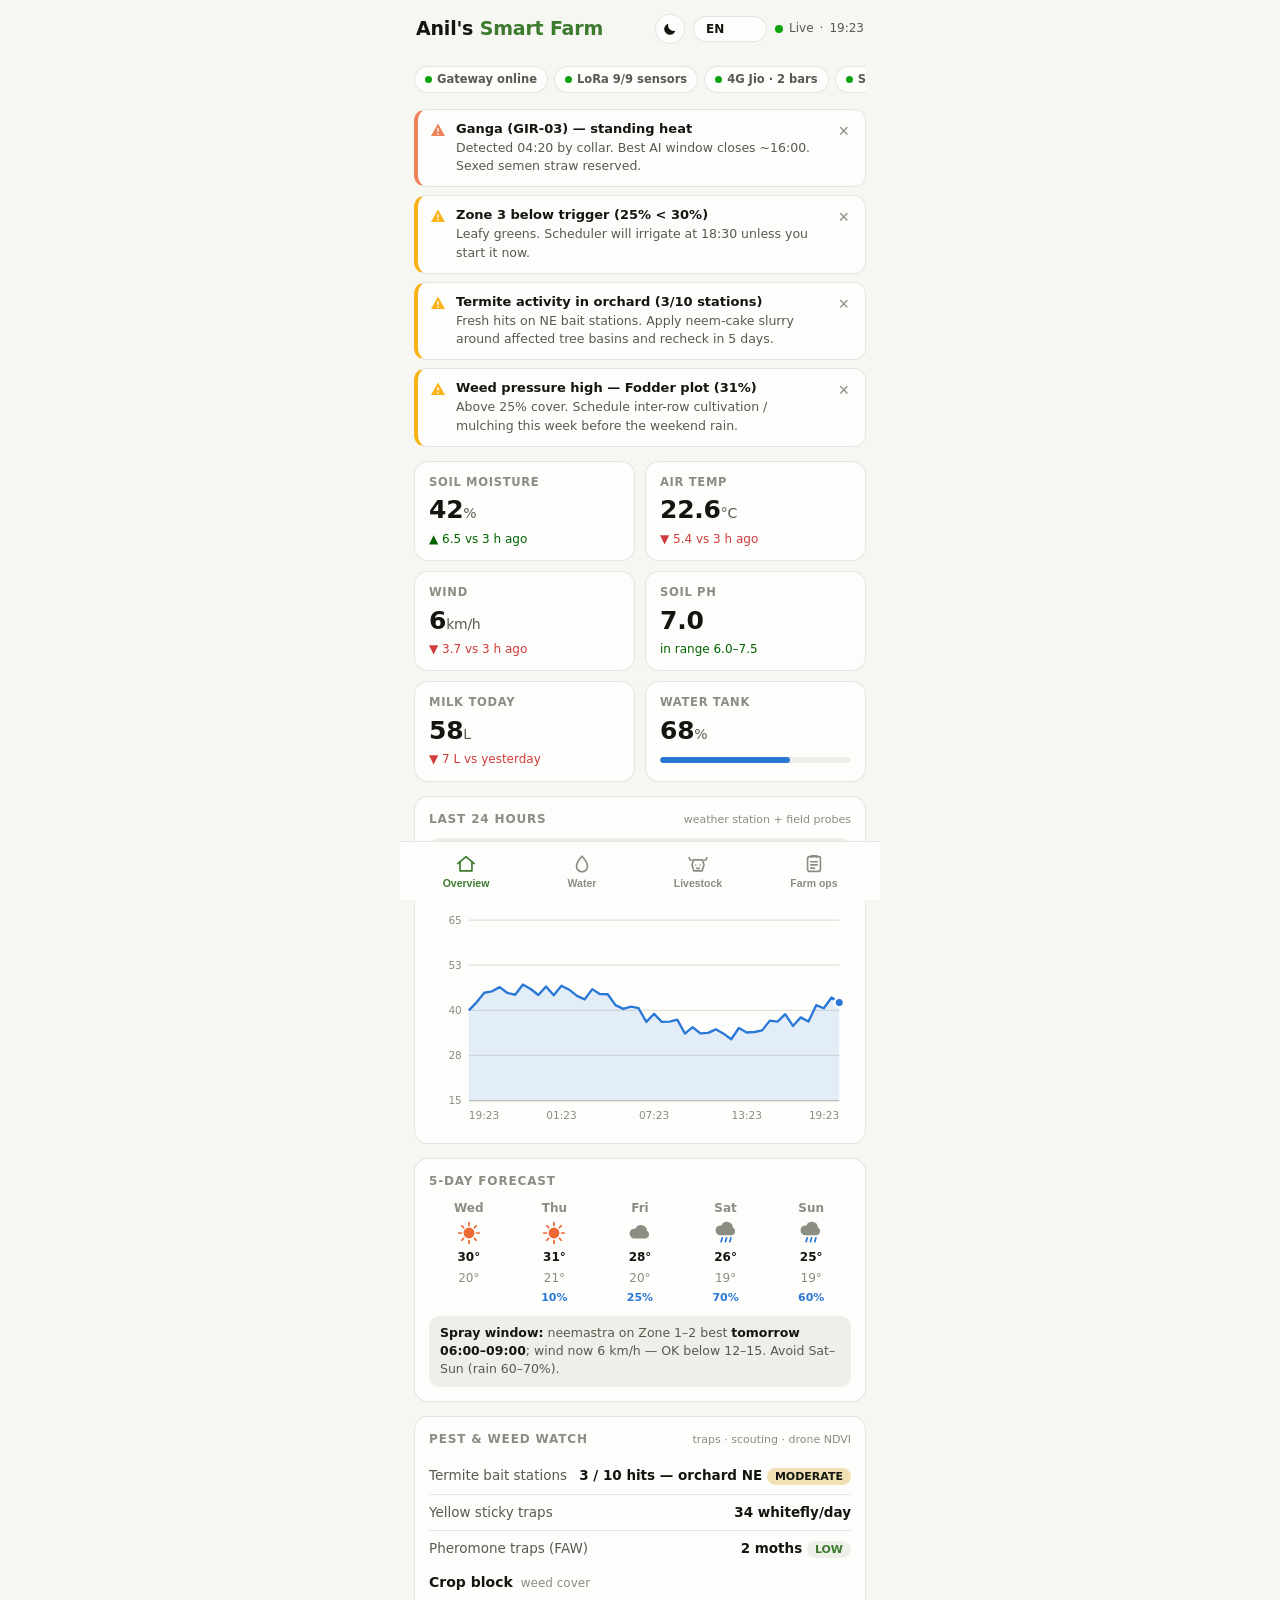
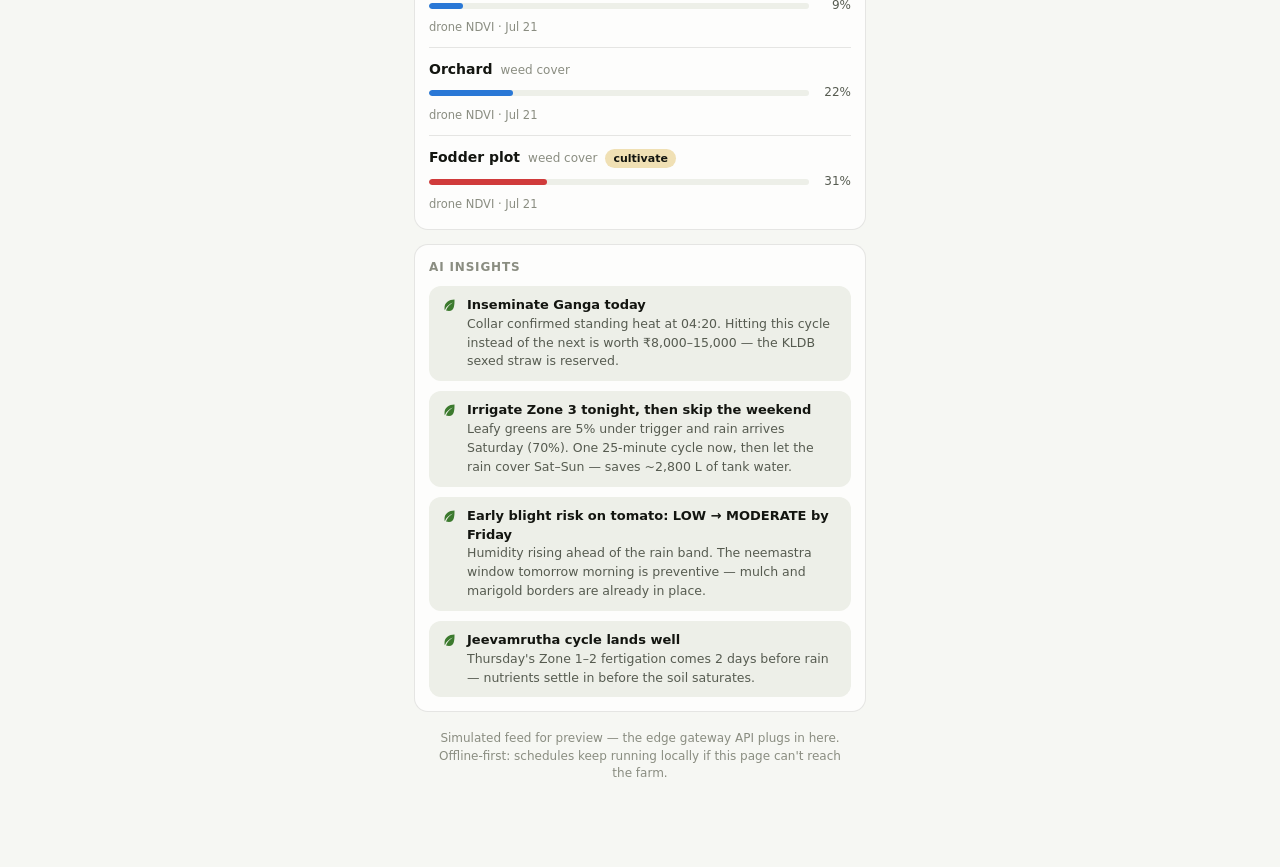
<file: index.html>
<!doctype html>
<html lang="en">
<head>
<meta charset="utf-8">
<meta name="viewport" content="width=device-width, initial-scale=1, viewport-fit=cover">
<meta name="theme-color" content="#3c7a2e">
<title>Smart Farm — Anil's Farm</title>
<style>
  :root {
    color-scheme: light;
    --page: #f6f7f3;
    --surface: #fdfdfc;
    --surface-2: #edefe8;
    --ink: #131510;
    --ink-2: #565b50;
    --muted: #8a8d81;
    --grid: #e1e0d9;
    --baseline: #c3c2b7;
    --ring: rgba(19, 21, 16, 0.10);
    --accent: #3c7a2e;
    --accent-ink: #ffffff;
    --good: #0ca30c;
    --good-text: #006300;
    --warning: #fab219;
    --serious: #ec835a;
    --critical: #d03b3b;
    --s1: #2a78d6;
    --s2: #eb6834;
    --s3: #1baf7a;
    --s4: #eda100;
  }
  @media (prefers-color-scheme: dark) {
    :root:where(:not([data-theme="light"])) {
      color-scheme: dark;
      --page: #0e0f0c;
      --surface: #1a1b18;
      --surface-2: #24261f;
      --ink: #f4f5f0;
      --ink-2: #c2c4b8;
      --muted: #8a8d81;
      --grid: #2c2c2a;
      --baseline: #383835;
      --ring: rgba(255, 255, 255, 0.10);
      --accent: #7cbf62;
      --accent-ink: #10230a;
      --good-text: #0ca30c;
      --s1: #3987e5;
      --s2: #d95926;
      --s3: #199e70;
      --s4: #c98500;
    }
  }
  :root[data-theme="dark"] {
    color-scheme: dark;
    --page: #0e0f0c;
    --surface: #1a1b18;
    --surface-2: #24261f;
    --ink: #f4f5f0;
    --ink-2: #c2c4b8;
    --muted: #8a8d81;
    --grid: #2c2c2a;
    --baseline: #383835;
    --ring: rgba(255, 255, 255, 0.10);
    --accent: #7cbf62;
    --accent-ink: #10230a;
    --good-text: #0ca30c;
    --s1: #3987e5;
    --s2: #d95926;
    --s3: #199e70;
    --s4: #c98500;
  }

  * { box-sizing: border-box; }
  html, body { margin: 0; }
  body {
    background: var(--page);
    color: var(--ink);
    font-family: system-ui, -apple-system, "Segoe UI", sans-serif;
    -webkit-font-smoothing: antialiased;
    line-height: 1.45;
  }
  .app {
    max-width: 480px;
    margin: 0 auto;
    padding: 0 14px calc(84px + env(safe-area-inset-bottom));
    display: flex;
    flex-direction: column;
    gap: 14px;
  }

  header.topbar {
    position: sticky;
    top: 0;
    z-index: 5;
    background: var(--page);
    padding: 14px 2px 8px;
    display: flex;
    align-items: center;
    justify-content: space-between;
    gap: 8px;
  }
  .farm-name { font-size: 19px; font-weight: 700; letter-spacing: -0.01em; margin: 0; }
  .farm-name span { color: var(--accent); }
  .top-right { display: flex; align-items: center; gap: 8px; flex: none; }
  .live { display: inline-flex; align-items: center; gap: 6px; font-size: 12px; color: var(--ink-2); white-space: nowrap; }
  .live-dot { width: 8px; height: 8px; border-radius: 50%; background: var(--good); animation: pulse 2.4s ease-in-out infinite; }
  @keyframes pulse { 50% { opacity: 0.35; } }
  @media (prefers-reduced-motion: reduce) { .live-dot { animation: none; } }
  select.lang {
    appearance: none;
    -webkit-appearance: none;
    border: 1px solid var(--ring);
    background: var(--surface);
    color: var(--ink);
    font: 600 12px/1.4 system-ui, -apple-system, "Segoe UI", sans-serif;
    border-radius: 99px;
    padding: 4px 12px;
    cursor: pointer;
  }
  select.lang:focus-visible { outline: 2px solid var(--accent); outline-offset: 2px; }
  .iconbtn {
    width: 30px; height: 30px; flex: none;
    border: 1px solid var(--ring);
    background: var(--surface);
    color: var(--ink);
    border-radius: 99px;
    display: grid; place-items: center;
    cursor: pointer; padding: 0;
  }
  .iconbtn svg { width: 16px; height: 16px; }

  .statusrow { display: flex; gap: 6px; overflow-x: auto; scrollbar-width: none; padding-bottom: 2px; }
  .statusrow::-webkit-scrollbar { display: none; }
  .schip {
    flex: none;
    display: inline-flex;
    align-items: center;
    gap: 5px;
    font-size: 11.5px;
    font-weight: 600;
    color: var(--ink-2);
    background: var(--surface);
    border: 1px solid var(--ring);
    border-radius: 99px;
    padding: 4px 10px;
    white-space: nowrap;
  }
  .schip i { width: 7px; height: 7px; border-radius: 50%; background: var(--good); flex: none; }
  .schip.off i { background: var(--critical); }

  .card { background: var(--surface); border: 1px solid var(--ring); border-radius: 14px; padding: 14px; }
  .card h2 {
    margin: 0 0 10px;
    font-size: 12px;
    font-weight: 600;
    text-transform: uppercase;
    letter-spacing: 0.07em;
    color: var(--muted);
    display: flex;
    justify-content: space-between;
    align-items: baseline;
    gap: 8px;
  }
  .card h2 small { font-size: 11px; font-weight: 500; text-transform: none; letter-spacing: 0; color: var(--muted); text-align: right; }

  /* Tabs */
  .tab { display: none; flex-direction: column; gap: 14px; }
  .tab.active { display: flex; }
  nav.bottom {
    position: fixed;
    bottom: 0; left: 50%;
    transform: translateX(-50%);
    width: 100%; max-width: 480px;
    background: var(--surface);
    border-top: 1px solid var(--ring);
    display: flex;
    padding: 6px 8px calc(6px + env(safe-area-inset-bottom));
    z-index: 10;
  }
  nav.bottom button {
    flex: 1;
    border: 0;
    background: none;
    display: flex;
    flex-direction: column;
    align-items: center;
    gap: 2px;
    font-size: 10.5px;
    font-weight: 600;
    color: var(--muted);
    padding: 5px 2px;
    cursor: pointer;
    border-radius: 10px;
  }
  nav.bottom button svg { width: 22px; height: 22px; }
  nav.bottom button[aria-current="true"] { color: var(--accent); }
  button:focus-visible { outline: 2px solid var(--accent); outline-offset: 2px; }

  /* Alerts */
  .alerts { display: flex; flex-direction: column; gap: 8px; }
  .alerts:empty { display: none; }
  .alert {
    display: flex; align-items: flex-start; gap: 10px;
    border-radius: 12px; border: 1px solid var(--ring);
    background: var(--surface); padding: 10px 12px;
    border-left: 4px solid var(--warning);
  }
  .alert.critical { border-left-color: var(--critical); }
  .alert.serious { border-left-color: var(--serious); }
  .alert svg { flex: none; margin-top: 2px; }
  .alert-body { flex: 1; font-size: 13px; }
  .alert-body strong { display: block; font-size: 13px; }
  .alert-body span { color: var(--ink-2); font-size: 12.5px; }
  .alert-dismiss { flex: none; border: 0; background: none; color: var(--muted); font-size: 18px; line-height: 1; padding: 2px 4px; cursor: pointer; border-radius: 6px; }

  /* KPI tiles */
  .kpis { display: grid; grid-template-columns: 1fr 1fr; gap: 10px; }
  .kpi {
    background: var(--surface); border: 1px solid var(--ring); border-radius: 14px;
    padding: 12px 14px; display: flex; flex-direction: column; gap: 2px;
  }
  .kpi .label { font-size: 11.5px; font-weight: 600; text-transform: uppercase; letter-spacing: 0.06em; color: var(--muted); }
  .kpi .value { font-size: 25px; font-weight: 700; letter-spacing: -0.01em; }
  .kpi .value small { font-size: 14px; font-weight: 500; color: var(--ink-2); }
  .kpi .delta { font-size: 12px; color: var(--ink-2); }
  .kpi .delta.up { color: var(--good-text); }
  .kpi .delta.down { color: var(--critical); }
  .meter { margin-top: 6px; height: 6px; border-radius: 4px; background: var(--surface-2); overflow: hidden; }
  .meter > i { display: block; height: 100%; border-radius: 4px; background: var(--s1); transition: width 0.6s ease; }
  .meter.low > i { background: var(--critical); }

  /* Chart */
  .seg { display: flex; gap: 4px; background: var(--surface-2); border-radius: 10px; padding: 3px; margin-bottom: 10px; }
  .seg button {
    flex: 1; border: 0; background: none; border-radius: 8px; padding: 7px 4px;
    font-size: 13px; font-weight: 600; color: var(--ink-2); cursor: pointer;
  }
  .seg button[aria-pressed="true"] { background: var(--surface); color: var(--ink); box-shadow: 0 1px 2px rgba(0,0,0,0.12); }
  .chart-wrap { position: relative; }
  .chart-wrap svg { width: 100%; height: auto; display: block; touch-action: pan-y; }
  .tooltip {
    position: absolute; pointer-events: none;
    background: var(--ink); color: var(--page);
    font-size: 12px; font-weight: 600; padding: 5px 9px; border-radius: 8px;
    white-space: nowrap; transform: translate(-50%, -130%);
    opacity: 0; transition: opacity 0.12s ease;
  }
  .tooltip small { display: block; font-weight: 400; opacity: 0.75; }
  .chart-title { font-size: 13px; color: var(--ink-2); margin: 0 0 4px; }
  .chart-title b { color: var(--ink); }

  /* Rows (zones, animals, tasks) */
  .rows { display: flex; flex-direction: column; }
  .row { padding: 11px 0; border-bottom: 1px solid var(--ring); }
  .row:last-child { border-bottom: 0; padding-bottom: 2px; }
  .zone { display: grid; grid-template-columns: 1fr auto; grid-template-areas: "head toggle" "bar toggle" "meta toggle"; align-items: center; column-gap: 12px; row-gap: 5px; }
  .zone-head { grid-area: head; display: flex; align-items: baseline; gap: 8px; flex-wrap: wrap; }
  .zone-head strong { font-size: 14px; }
  .zone-head .crop { font-size: 12px; color: var(--muted); }
  .chip { font-size: 11px; font-weight: 600; padding: 2px 8px; border-radius: 99px; background: var(--surface-2); color: var(--accent); }
  .chip.warn { color: var(--ink); background: color-mix(in srgb, var(--warning) 25%, var(--surface-2)); }
  .zone-bar { grid-area: bar; display: flex; align-items: center; gap: 8px; }
  .zone-bar .meter { flex: 1; margin: 0; }
  .zone-bar .pct { font-size: 12px; color: var(--ink-2); min-width: 34px; text-align: right; font-variant-numeric: tabular-nums; }
  .zone-meta { grid-area: meta; font-size: 11.5px; color: var(--muted); }
  .switch {
    grid-area: toggle; position: relative;
    width: 46px; height: 28px; border-radius: 99px;
    border: 1px solid var(--ring); background: var(--surface-2);
    cursor: pointer; transition: background 0.2s ease; flex: none;
  }
  .switch::after {
    content: ""; position: absolute; top: 3px; left: 3px;
    width: 20px; height: 20px; border-radius: 50%;
    background: var(--surface); box-shadow: 0 1px 3px rgba(0,0,0,0.25);
    transition: transform 0.2s ease;
  }
  .switch[aria-checked="true"] { background: var(--accent); border-color: var(--accent); }
  .switch[aria-checked="true"]::after { transform: translateX(18px); }

  /* Pump / stat lists */
  .statlist { display: flex; flex-direction: column; }
  .stat { display: flex; justify-content: space-between; align-items: baseline; gap: 10px; padding: 8px 0; border-bottom: 1px solid var(--ring); font-size: 13.5px; }
  .stat:last-child { border-bottom: 0; padding-bottom: 2px; }
  .stat .k { color: var(--ink-2); }
  .stat .k small { color: var(--muted); font-size: 11.5px; }
  .stat .v { font-weight: 600; font-variant-numeric: tabular-nums; text-align: right; }
  .stat .v small { font-weight: 500; color: var(--muted); }
  .pill { display: inline-flex; align-items: center; gap: 6px; font-size: 12px; font-weight: 700; padding: 3px 10px; border-radius: 99px; background: var(--surface-2); }
  .pill i { width: 8px; height: 8px; border-radius: 50%; background: var(--muted); flex: none; }
  .pill.on { color: var(--good-text); } .pill.on i { background: var(--good); }
  .pill.alert-p { color: var(--critical); } .pill.alert-p i { background: var(--critical); }

  /* Animals */
  .animal { display: flex; align-items: center; gap: 10px; }
  .animal .avatar {
    flex: none; width: 36px; height: 36px; border-radius: 10px;
    background: var(--surface-2); display: grid; place-items: center;
    font-size: 12px; font-weight: 700; color: var(--accent);
  }
  .animal .info { flex: 1; min-width: 0; }
  .animal .info b { font-size: 13.5px; display: block; }
  .animal .info span { font-size: 12px; color: var(--ink-2); display: block; }
  .badge { flex: none; display: inline-flex; align-items: center; gap: 5px; font-size: 11px; font-weight: 700; padding: 3px 9px; border-radius: 99px; }
  .badge.heat { background: color-mix(in srgb, var(--serious) 22%, var(--surface)); color: var(--ink); }
  .badge.watch { background: color-mix(in srgb, var(--warning) 25%, var(--surface)); color: var(--ink); }
  .badge.ok { background: var(--surface-2); color: var(--good-text); }
  .badge.sim { background: color-mix(in srgb, var(--warning) 30%, var(--surface)); color: var(--ink); letter-spacing: 0.04em; }

  /* Soil NPK probe — banded meters */
  .npk-grid { display: grid; grid-template-columns: repeat(2, 1fr); gap: 10px 14px; }
  .npk-m .npk-head { display: flex; align-items: baseline; justify-content: space-between; gap: 8px; }
  .npk-m .npk-lab { font-size: 12px; color: var(--ink-2); }
  .npk-m .npk-val { font-size: 22px; font-weight: 700; font-variant-numeric: tabular-nums; line-height: 1.2; margin-top: 2px; }
  .npk-m .npk-val small { font-size: 11px; font-weight: 500; color: var(--muted); margin-left: 4px; }
  .npk-track {
    position: relative; height: 6px; border-radius: 99px; overflow: hidden;
    display: flex; background: var(--surface-2); margin-top: 8px;
  }
  .npk-track i { height: 100%; display: block; }
  .npk-track .z-low { background: color-mix(in srgb, var(--s1) 45%, var(--surface-2)); }
  .npk-track .z-good { background: color-mix(in srgb, var(--good) 45%, var(--surface-2)); }
  .npk-track .z-high { background: color-mix(in srgb, var(--warning) 55%, var(--surface-2)); }
  .npk-needle {
    position: absolute; top: -3px; width: 2px; height: 12px; border-radius: 1px;
    background: var(--ink); box-shadow: 0 0 0 2px var(--surface);
    transform: translateX(-1px); transition: left 0.6s cubic-bezier(0.4, 0, 0.2, 1);
  }
  .npk-scale { display: flex; justify-content: space-between; margin-top: 5px; font-size: 9.5px; color: var(--muted); font-variant-numeric: tabular-nums; }
  .npk-band { margin-top: 4px; font-size: 10.5px; color: var(--muted); }
  .chip.low { color: var(--ink); background: color-mix(in srgb, var(--s1) 22%, var(--surface-2)); }
  .chip.high { color: var(--ink); background: color-mix(in srgb, var(--warning) 30%, var(--surface-2)); }
  .npk-verdict { margin-top: 12px; font-size: 12.5px; line-height: 1.55; color: var(--ink-2); }
  .npk-verdict.ok { color: var(--good-text); }
  .npk-caveat {
    margin-top: 10px; padding: 9px 11px; border-left: 2px solid var(--warning);
    background: var(--surface-2); border-radius: 0 8px 8px 0;
    font-size: 11.5px; line-height: 1.6; color: var(--ink-2);
  }
  .npk-caveat b { color: var(--ink); }
  .npk-link { margin-top: 9px; font-size: 11px; color: var(--muted); word-break: break-word; font-variant-numeric: tabular-nums; }
  @media (prefers-reduced-motion: reduce) { .npk-needle { transition: none; } }
  .herd { display: grid; grid-template-columns: repeat(3, 1fr); gap: 8px; margin-bottom: 4px; }
  .herd .h {
    background: var(--surface-2); border-radius: 12px; padding: 10px;
    display: flex; flex-direction: column; gap: 1px; text-align: center;
  }
  .herd .h b { font-size: 19px; }
  .herd .h span { font-size: 11px; color: var(--ink-2); }

  /* Tasks */
  .task { display: flex; align-items: flex-start; gap: 10px; }
  .task button.check {
    flex: none; width: 24px; height: 24px; margin-top: 1px;
    border-radius: 8px; border: 1.5px solid var(--baseline);
    background: var(--surface); cursor: pointer;
    display: grid; place-items: center; color: transparent;
  }
  .task.done button.check { background: var(--accent); border-color: var(--accent); color: var(--accent-ink); }
  .task .t { flex: 1; font-size: 13.5px; }
  .task .t span { display: block; font-size: 12px; color: var(--muted); }
  .task.done .t { text-decoration: line-through; color: var(--muted); }

  /* Cameras */
  .cams { display: grid; grid-template-columns: 1fr 1fr; gap: 8px; }
  .cam { background: var(--surface-2); border-radius: 12px; padding: 10px 12px; font-size: 12.5px; }
  .cam b { display: flex; align-items: center; gap: 6px; font-size: 13px; }
  .cam b i { width: 7px; height: 7px; border-radius: 50%; background: var(--good); flex: none; }
  .cam.off b i { background: var(--critical); }
  .cam span { color: var(--muted); font-size: 11.5px; display: block; margin-top: 2px; }

  /* Fertigation params */
  .params { display: grid; grid-template-columns: 1fr 1fr; gap: 8px; margin: 10px 0; }
  .param {
    background: var(--surface-2); border-radius: 10px; padding: 8px 11px;
    font-size: 11px; font-weight: 600; text-transform: uppercase; letter-spacing: 0.05em;
    color: var(--muted); display: flex; flex-direction: column; gap: 1px; cursor: text;
  }
  .param .pv { display: flex; align-items: baseline; gap: 4px; }
  .param input {
    border: 0; background: none; padding: 0; width: 100%; min-width: 0;
    font: 700 17px/1.3 system-ui, -apple-system, "Segoe UI", sans-serif;
    color: var(--ink); font-variant-numeric: tabular-nums;
  }
  .param input:focus { outline: none; }
  .param:focus-within { box-shadow: 0 0 0 2px var(--accent); }
  .param .unit { font-size: 11px; font-weight: 500; color: var(--muted); text-transform: none; letter-spacing: 0; flex: none; }
  .dose-status { display: flex; flex-direction: column; gap: 7px; margin: 4px 0 10px; }
  .dose-status .meter { margin: 0; }

  /* Ledger */
  .ledger .stat .v.pos { color: var(--good-text); }
  .ledger .stat .v.neg { color: var(--critical); }

  /* Forecast */
  .forecast { display: grid; grid-template-columns: repeat(5, 1fr); gap: 6px; text-align: center; }
  .day { display: flex; flex-direction: column; gap: 3px; align-items: center; font-size: 12px; }
  .day .dow { color: var(--muted); font-weight: 600; }
  .day svg { width: 26px; height: 26px; }
  .day .hi { font-weight: 700; }
  .day .lo { color: var(--muted); }
  .day .rain { font-size: 11px; color: var(--s1); font-weight: 600; }
  .spray { margin-top: 10px; font-size: 12.5px; color: var(--ink-2); background: var(--surface-2); border-radius: 10px; padding: 8px 11px; }
  .spray b { color: var(--ink); }

  /* Insights */
  .insights { display: flex; flex-direction: column; gap: 10px; }
  .insight { display: flex; gap: 10px; background: var(--surface-2); border-radius: 12px; padding: 10px 12px; font-size: 13px; }
  .insight svg { flex: none; margin-top: 1px; }
  .insight b { display: block; }
  .insight span { color: var(--ink-2); font-size: 12.5px; }

  footer.note { font-size: 12px; color: var(--muted); text-align: center; padding: 4px 20px 0; }
</style>
</head>
<body>

<div class="app">
  <header class="topbar">
    <h1 class="farm-name" data-i18n-html="farmName">Anil's <span>Smart Farm</span></h1>
    <div class="top-right">
      <button id="theme-btn" class="iconbtn" type="button" aria-label="Day / night mode"></button>
      <select id="lang" class="lang" aria-label="Language / ಭಾಷೆ / भाषा">
        <option value="en">EN</option>
        <option value="kn">ಕನ್ನಡ</option>
        <option value="hi">हिंदी</option>
      </select>
      <span class="live"><span class="live-dot" aria-hidden="true"></span><span data-i18n="live">Live</span> · <span id="clock">--:--</span></span>
    </div>
  </header>

  <div class="statusrow" aria-label="System status">
    <span class="schip"><i></i><span data-i18n="chipGateway">Gateway online</span></span>
    <span class="schip"><i></i><span data-i18n="chipLora">LoRa 9/9 sensors</span></span>
    <span class="schip"><i></i><span data-i18n="chip4g">4G Jio · 2 bars</span></span>
    <span class="schip"><i></i><span data-i18n="chipSms">SMS fallback ready</span></span>
    <span class="schip"><i></i><span data-i18n="chipSolar">Solar</span> <span id="chip-batt">--</span>%</span>
  </div>

  <!-- ============ OVERVIEW ============ -->
  <section class="tab active" id="tab-home">
    <div class="alerts" id="alerts" aria-live="polite"></div>

    <div class="kpis" aria-label="Current readings">
      <div class="kpi">
        <span class="label" data-i18n="kSoil">Soil moisture</span>
        <span class="value"><span id="kpi-moisture">--</span><small>%</small></span>
        <span class="delta" id="kpi-moisture-d"></span>
      </div>
      <div class="kpi">
        <span class="label" data-i18n="kAir">Air temp</span>
        <span class="value"><span id="kpi-temp">--</span><small>°C</small></span>
        <span class="delta" id="kpi-temp-d"></span>
      </div>
      <div class="kpi">
        <span class="label" data-i18n="kWind">Wind</span>
        <span class="value"><span id="kpi-wind">--</span><small>km/h</small></span>
        <span class="delta" id="kpi-wind-d"></span>
      </div>
      <div class="kpi">
        <span class="label" data-i18n="kPh">Soil pH</span>
        <span class="value"><span id="kpi-ph">--</span></span>
        <span class="delta" id="kpi-ph-d"></span>
      </div>
      <div class="kpi">
        <span class="label" data-i18n="kMilk">Milk today</span>
        <span class="value"><span id="kpi-milk">--</span><small>L</small></span>
        <span class="delta" id="kpi-milk-d"></span>
      </div>
      <div class="kpi">
        <span class="label" data-i18n="kTank">Water tank</span>
        <span class="value"><span id="kpi-tank">--</span><small>%</small></span>
        <div class="meter" id="tank-meter"><i style="width:0%"></i></div>
      </div>
    </div>

    <div class="card">
      <h2><span data-i18n="hLast24">Last 24 hours</span> <small data-i18n="sLast24">weather station + field probes</small></h2>
      <div class="seg" role="group" aria-label="Chart metric">
        <button type="button" data-metric="moisture" aria-pressed="true" data-i18n="mMoisture">Moisture</button>
        <button type="button" data-metric="temp" aria-pressed="false" data-i18n="mTemp">Temp</button>
        <button type="button" data-metric="humidity" aria-pressed="false" data-i18n="mHumidity">Humidity</button>
        <button type="button" data-metric="wind" aria-pressed="false" data-i18n="mWind">Wind</button>
      </div>
      <p class="chart-title" id="chart-title"></p>
      <div class="chart-wrap">
        <svg id="chart" viewBox="0 0 360 190" role="img" aria-label="24 hour sensor history"></svg>
        <div class="tooltip" id="tooltip"></div>
      </div>
    </div>

    <div class="card">
      <h2 data-i18n="hForecast">5-day forecast</h2>
      <div class="forecast" id="forecast"></div>
      <div class="spray" id="spray"></div>
    </div>

    <div class="card">
      <h2><span data-i18n="hPest">Pest &amp; weed watch</span> <small data-i18n="sPest">traps · scouting · drone NDVI</small></h2>
      <div class="statlist" id="pest"></div>
      <div class="rows" id="weeds"></div>
    </div>

    <div class="card">
      <h2 data-i18n="hInsights">AI insights</h2>
      <div class="insights" id="insights"></div>
    </div>
  </section>

  <!-- ============ WATER ============ -->
  <section class="tab" id="tab-water">
    <div class="card">
      <h2><span data-i18n="hPump">Pump &amp; borewell</span> <small data-i18n="sPump">GSM starter</small></h2>
      <div class="statlist">
        <div class="stat"><span class="k" data-i18n="pumpK">Pump</span><span class="v" id="pump-state"></span></div>
        <div class="stat"><span class="k" data-i18n="flowK">Flow rate</span><span class="v"><span id="pump-flow">0</span> <small>L/min</small></span></div>
        <div class="stat"><span class="k" data-i18n="boreK">Borewell water level</span><span class="v"><span id="borewell">--</span> <small>m</small></span></div>
        <div class="stat"><span class="k" data-i18n="energyK">Energy today</span><span class="v"><span id="pump-kwh">--</span> <small>kWh</small></span></div>
        <div class="stat"><span class="k" data-i18n="protK">Dry-run / phase protection</span><span class="v"><span class="pill on"><i></i><span data-i18n="armed">Armed</span></span></span></div>
      </div>
    </div>

    <div class="card">
      <h2><span data-i18n="hZones">Irrigation zones</span> <small data-i18n="sZones">valves via edge gateway</small></h2>
      <div class="rows" id="zones"></div>
    </div>

    <div class="card">
      <h2><span data-i18n="hSoil">Soil health</span> <small data-i18n="sSoil">IoT field stations</small></h2>
      <div class="rows" id="soil"></div>
    </div>

    <div class="card">
      <h2><span data-i18n="hNpk">Soil nutrients</span> <small data-i18n="sNpk">RS-485 NPK probe · Modbus RTU</small></h2>
      <div class="seg npk-seg" id="npk-seg" role="group" aria-label="NPK probe station">
        <button type="button" data-station="0" aria-pressed="true" data-i18n="stationA">Station A — crop block</button>
        <button type="button" data-station="1" aria-pressed="false" data-i18n="stationB">Station B — orchard</button>
      </div>
      <div class="npk-grid" id="npk-meters"></div>
      <div class="npk-verdict" id="npk-verdict"></div>
      <div class="npk-caveat" id="npk-caveat"></div>
      <div class="npk-link" id="npk-link"></div>
    </div>

    <div class="card">
      <h2><span data-i18n="hFert">Fertigation</span> <small data-i18n="sFert">jeevamrutha · venturi diffuser</small></h2>
      <div class="statlist">
        <div class="stat"><span class="k"><span data-i18n="autoK">Auto-dosing</span> <small data-i18n="autoSub">computes dose from zone area</small></span>
          <span class="v"><button class="switch" id="fert-auto" role="switch" aria-checked="true" aria-label="Auto-dosing"></button></span></div>
      </div>
      <div class="params" aria-label="Dosing parameters">
        <label class="param"><span data-i18n="pRate">Dose rate</span><span class="pv"><input id="p-rate" class="fert-param" data-key="rate" type="number" inputmode="numeric" value="200" min="50" max="500" step="10"><span class="unit">L/acre</span></span></label>
        <label class="param"><span data-i18n="pCycle">Cycle</span><span class="pv"><input id="p-days" class="fert-param" data-key="days" type="number" inputmode="numeric" value="15" min="5" max="30" step="1"><span class="unit" data-i18n="uDays">days</span></span></label>
        <label class="param"><span data-i18n="pInj">Injection</span><span class="pv"><input id="p-inj" class="fert-param" data-key="inj" type="number" inputmode="numeric" value="40" min="10" max="80" step="5"><span class="unit">L/h</span></span></label>
        <label class="param"><span data-i18n="pEc">EC guard</span><span class="pv"><input id="p-ec" class="fert-param" data-key="ec" type="number" inputmode="decimal" value="0.9" min="0.3" max="1.5" step="0.05"><span class="unit">mS/cm</span></span></label>
      </div>
      <div class="dose-status" id="fert-status"></div>
      <div class="statlist" id="fert-plan"></div>
      <div class="statlist">
        <div class="stat"><span class="k" data-i18n="venturi">Venturi diffuser</span><span class="v" id="diffuser-state"></span></div>
        <div class="stat"><span class="k" data-i18n="injRateK">Injection rate</span><span class="v"><span id="diffuser-rate">0</span> <small>L/h</small></span></div>
        <div class="stat"><span class="k" data-i18n="lineK">Line pressure</span><span class="v"><span id="line-pressure">--</span> <small>bar</small></span></div>
        <div class="stat" id="manual-valve-row"><span class="k"><span data-i18n="manualValveK">Manual dosing valve</span> <small data-i18n="whenAutoOff">when auto is off</small></span>
          <span class="v"><button class="switch" id="diffuser-switch" role="switch" aria-checked="false" aria-label="Manual dosing valve"></button></span></div>
        <div class="stat"><span class="k" data-i18n="batchK">Jeevamrutha batch</span><span class="v"><span data-i18n="batchV">Day 5 of 7</span> <small data-i18n="fermenting">fermenting</small></span></div>
        <div class="stat"><span class="k" data-i18n="flushK">Filter back-flush</span><span class="v"><span class="pill on"><i></i><span data-i18n="clean">Clean</span></span></span></div>
      </div>
    </div>
  </section>

  <!-- ============ LIVESTOCK ============ -->
  <section class="tab" id="tab-stock">
    <div class="card">
      <h2 data-i18n="hHerd">Herd</h2>
      <div class="herd">
        <div class="h"><b>8</b><span data-i18n="girCows">Gir cows</span></div>
        <div class="h"><b>26</b><span data-i18n="boerGoats">Boer goats</span></div>
        <div class="h"><b>200</b><span data-i18n="girBirds">Giriraja birds</span></div>
      </div>
      <div class="statlist">
        <div class="stat"><span class="k" data-i18n="eggsK">Eggs collected today</span><span class="v" id="eggs">--</span></div>
        <div class="stat"><span class="k" data-i18n="kidK">Kidding due this week</span><span class="v" data-i18n="kidV">2 does</span></div>
      </div>
    </div>

    <div class="card">
      <h2><span data-i18n="hCollar">Collar alerts</span> <small data-i18n="sCollar">heat · rumination · health</small></h2>
      <div class="rows" id="animals"></div>
    </div>

    <div class="card">
      <h2><span data-i18n="hMilk">Milk — last 7 days</span> <small data-i18n="sMilk">A2 · ₹60/L farm-gate</small></h2>
      <p class="chart-title" id="milk-title"></p>
      <div class="chart-wrap">
        <svg id="milk-chart" viewBox="0 0 360 150" role="img" aria-label="Daily milk yield, last 7 days"></svg>
        <div class="tooltip" id="milk-tooltip"></div>
      </div>
    </div>

    <div class="card">
      <h2 data-i18n="hShed">Shed climate</h2>
      <div class="statlist">
        <div class="stat"><span class="k" data-i18n="shedTempK">Temperature</span><span class="v"><span id="shed-temp">--</span> <small>°C</small></span></div>
        <div class="stat"><span class="k" data-i18n="shedRhK">Humidity</span><span class="v"><span id="shed-rh">--</span> <small>%</small></span></div>
        <div class="stat"><span class="k" data-i18n="fogK">Fan / fogger (auto ≥ 30 °C)</span><span class="v" id="fogger"></span></div>
      </div>
    </div>
  </section>

  <!-- ============ FARM OPS ============ -->
  <section class="tab" id="tab-ops">
    <div class="card">
      <h2><span data-i18n="hTasks">Today's tasks</span> <small data-i18n="sTasks">worker board</small></h2>
      <div class="rows" id="tasks"></div>
    </div>

    <div class="card">
      <h2 data-i18n="hPower">Power</h2>
      <div class="statlist">
        <div class="stat"><span class="k" data-i18n="gridK">Grid supply</span><span class="v" id="grid-state"></span></div>
        <div class="stat"><span class="k" data-i18n="battK">Control-system battery</span><span class="v"><span id="batt">--</span> <small data-i18n="battUnit">% · solar</small></span></div>
        <div class="stat"><span class="k" data-i18n="pumpMonK">Pump energy this month</span><span class="v">148 <small>kWh</small></span></div>
        <div class="stat"><span class="k" data-i18n="dieselK">Diesel this month</span><span class="v">0 <small>L</small></span></div>
      </div>
    </div>

    <div class="card">
      <h2><span data-i18n="hCams">Cameras</span> <small data-i18n="sCams">local NVR</small></h2>
      <div class="cams" id="cams"></div>
    </div>

    <div class="card ledger">
      <h2><span data-i18n="hLedger">July P&amp;L</span> <small data-i18n="sLedger">digital ledger</small></h2>
      <div class="statlist">
        <div class="stat"><span class="k" data-i18n="lCrops">Crops &amp; vegetables</span><span class="v pos">+₹42,300</span></div>
        <div class="stat"><span class="k" data-i18n="lOrchard">Orchard</span><span class="v pos">+₹18,750</span></div>
        <div class="stat"><span class="k" data-i18n="lDairy">Dairy (A2 milk)</span><span class="v pos">+₹56,900</span></div>
        <div class="stat"><span class="k" data-i18n="lGoat">Goats &amp; poultry</span><span class="v pos">+₹21,400</span></div>
        <div class="stat"><span class="k" data-i18n="lWages">Wages &amp; power</span><span class="v neg">−₹38,200</span></div>
        <div class="stat"><span class="k" data-i18n="lNet">Net (month to date)</span><span class="v pos">+₹1,01,150</span></div>
      </div>
    </div>
  </section>

  <footer class="note" data-i18n="footNote">Simulated feed for preview — the edge gateway API plugs in here. Offline-first: schedules keep running locally if this page can't reach the farm.</footer>
</div>

<nav class="bottom" aria-label="Sections">
  <button type="button" data-tab="home" aria-current="true">
    <svg viewBox="0 0 24 24" fill="none" stroke="currentColor" stroke-width="1.8" stroke-linecap="round" stroke-linejoin="round" aria-hidden="true"><path d="M3 11.5 12 4l9 7.5"/><path d="M5.5 10v9.5h13V10"/></svg>
    <span data-i18n="navHome">Overview</span>
  </button>
  <button type="button" data-tab="water" aria-current="false">
    <svg viewBox="0 0 24 24" fill="none" stroke="currentColor" stroke-width="1.8" stroke-linecap="round" stroke-linejoin="round" aria-hidden="true"><path d="M12 3.5s6 6.5 6 11a6 6 0 0 1-12 0c0-4.5 6-11 6-11Z"/></svg>
    <span data-i18n="navWater">Water</span>
  </button>
  <button type="button" data-tab="stock" aria-current="false">
    <svg viewBox="0 0 24 24" fill="none" stroke="currentColor" stroke-width="1.8" stroke-linecap="round" stroke-linejoin="round" aria-hidden="true"><path d="M5 8c-1.5 0-2.5-1.2-2.5-3M19 8c1.5 0 2.5-1.2 2.5-3"/><path d="M7 7.5h10l1.5 5.5-2 6.5h-9L5.5 13 7 7.5Z"/><circle cx="9.5" cy="13" r="0.8" fill="currentColor" stroke="none"/><circle cx="14.5" cy="13" r="0.8" fill="currentColor" stroke="none"/><path d="M10.5 16.5c.9.7 2.1.7 3 0"/></svg>
    <span data-i18n="navStock">Livestock</span>
  </button>
  <button type="button" data-tab="ops" aria-current="false">
    <svg viewBox="0 0 24 24" fill="none" stroke="currentColor" stroke-width="1.8" stroke-linecap="round" stroke-linejoin="round" aria-hidden="true"><rect x="5" y="4" width="14" height="16" rx="2"/><path d="M9 4.5V3h6v1.5M8.5 9.5h7M8.5 13h7M8.5 16.5h4"/></svg>
    <span data-i18n="navOps">Farm ops</span>
  </button>
</nav>

<script>
(function () {
  "use strict";

  /* ---------- i18n ---------- */
  var L = {
    en: {
      farmName: "Anil's <span>Smart Farm</span>", live: "Live",
      chipGateway: "Gateway online", chipLora: "LoRa 9/9 sensors", chip4g: "4G Jio · 2 bars",
      chipSms: "SMS fallback ready", chipSolar: "Solar",
      kSoil: "Soil moisture", kAir: "Air temp", kWind: "Wind", kPh: "Soil pH", kMilk: "Milk today", kTank: "Water tank",
      vs3h: "vs 3 h ago", vsY: "L vs yesterday", phIn: "in range 6.0–7.5", phOut: "outside 6.0–7.5",
      hLast24: "Last 24 hours", sLast24: "weather station + field probes",
      mMoisture: "Moisture", mTemp: "Temp", mHumidity: "Humidity", mWind: "Wind",
      lblMoisture: "Soil moisture (field avg)", lblTemp: "Air temperature", lblHumidity: "Relative humidity", lblWind: "Wind speed", chartNow: "now",
      hForecast: "5-day forecast", hInsights: "AI insights",
      wdShort: "Sun,Mon,Tue,Wed,Thu,Fri,Sat",
      sprayTpl: "<b>Spray window:</b> neemastra on Zone 1–2 best <b>tomorrow 06:00–09:00</b>; {wind}. Avoid Sat–Sun (rain 60–70%).",
      windOk: "wind now {w} km/h — OK below 12–15", windHigh: "wind too high right now ({w} km/h) — wait for the morning calm",
      hPump: "Pump & borewell", sPump: "GSM starter", pumpK: "Pump", flowK: "Flow rate",
      boreK: "Borewell water level", energyK: "Energy today", protK: "Dry-run / phase protection",
      armed: "Armed", running: "Running", idle: "Idle",
      hZones: "Irrigation zones", sZones: "valves via edge gateway", zoneWord: "Zone",
      trigger: "Trigger", nextSched: "next scheduled", irrigating: "Irrigating", belowTrig: "Below trigger", phCheck: "pH check",
      hSoil: "Soil health", sSoil: "IoT field stations",
      stationA: "Station A — crop block", stationB: "Station B — orchard",
      ecK: "EC (salts)", stempK: "Soil temp", inRange: "in range", outRange: "out of range",
      hNpk: "Soil nutrients", sNpk: "RS-485 NPK probe · Modbus RTU",
      npkN: "Nitrogen", npkP: "Phosphorus", npkK: "Potassium", npkEc: "Conductivity",
      gLow: "low", gGood: "optimal", gHigh: "high",
      npkOptTpl: "optimal {lo}–{hi} {unit}",
      npkAllOk: "All four channels read inside their bands at {station}.",
      npkIssueTpl: "At {station}: {list}.",
      advNLow: "nitrogen low, older leaves may yellow",
      advNHigh: "nitrogen high, leafy growth at the cost of flowering",
      advPLow: "phosphorus low, can stunt roots and flowering",
      advPHigh: "phosphorus high, usually harmless but can lock out iron and zinc",
      advKLow: "potassium low, watch for browning leaf edges",
      advKHigh: "potassium high, may compete with magnesium uptake",
      advEcLow: "conductivity low, lightly fertilised or freshly flushed soil",
      advEcHigh: "conductivity high, salt build-up — flush with clean water",
      npkCaveat: "<b>N, P and K are not measured chemically.</b> This probe class reads bulk conductivity and derives all three from it through a fixed factory curve — moving one probe between two soils shifted every channel by the same factor (×0.43). Trust conductivity and soil temperature; read N, P and K as trend-only, and get a lab test (Olsen-P, ammonium-acetate K) before a fertiliser decision.",
      npkLinkTpl: "{port} · {baud} 8N1 · addr {addr} · fn {fn} · base 0x{base} ×{qty} · poll {poll}s",
      simBadge: "SIMULATED",
      aSaltTitle: "Salt build-up at {station} — {ec} µS/cm",
      aSaltBody: "Conductivity is above {hi} µS/cm. Flush the block with clean water and hold the next jeevamrutha dose.",
      hFert: "Fertigation", sFert: "jeevamrutha · venturi diffuser",
      autoK: "Auto-dosing", autoSub: "computes dose from zone area",
      pRate: "Dose rate", pCycle: "Cycle", pInj: "Injection", pEc: "EC guard", uDays: "days",
      manualMode: "Manual mode — use the dosing valve below",
      pausedTpl: "Paused — EC {ec} > guard {g} mS/cm", pausedShort: "Paused — EC guard",
      dosingTpl: "Dosing {zone} — {done} / {target} L",
      idleTpl: "Idle — doses run automatically with irrigation, every {days} days",
      dosed: "Dosed", pctDone: "% done",
      venturi: "Venturi diffuser", injRateK: "Injection rate", lineK: "Line pressure",
      manualValveK: "Manual dosing valve", whenAutoOff: "when auto is off",
      batchK: "Jeevamrutha batch", batchV: "Day 5 of 7", fermenting: "fermenting",
      flushK: "Filter back-flush", clean: "Clean", injecting: "Injecting", standby: "Standby",
      hHerd: "Herd", girCows: "Gir cows", boerGoats: "Boer goats", girBirds: "Giriraja birds",
      eggsK: "Eggs collected today", kidK: "Kidding due this week", kidV: "2 does",
      hCollar: "Collar alerts", sCollar: "heat · rumination · health",
      bHeat: "HEAT", bWatch: "WATCH", bOk: "OK",
      nGanga: "Standing heat detected 04:20 — inseminate before 16:00 (sexed semen booked)",
      nKaveri: "Rumination down 18% since yesterday — watch feed intake",
      nTunga: "305-day yield on track · 8.1 L/day avg",
      nBoer: "Stud service booked Sat — Hoskote farm",
      hMilk: "Milk — last 7 days", sMilk: "A2 · ₹60/L farm-gate",
      milkTitleTpl: "Week total <b>{wk} L</b> ≈ ₹{val} · today so far <b>{t} L</b>",
      hShed: "Shed climate", shedTempK: "Temperature", shedRhK: "Humidity", fogK: "Fan / fogger (auto ≥ 30 °C)",
      hTasks: "Today's tasks", sTasks: "worker board", taskDoneNote: "done, photo received",
      tT1: "Open mulch around Zone 1 tomato drippers", tT2: "Stir jeevamrutha barrel · photo when done",
      tT3: "Refill neemastra sprayer for evening window", tT4: "Weigh-band the March Boer kids",
      hPower: "Power", gridK: "Grid supply", gridOn: "On", gridCut: "Power cut — on solar",
      battK: "Control-system battery", battUnit: "% · solar",
      pumpMonK: "Pump energy this month", dieselK: "Diesel this month",
      hCams: "Cameras", sCams: "local NVR", lastK: "Last:",
      camGate: "Gate", camPump: "Pump house", camShed: "Cattle shed", camStore: "Store",
      evGate: "Vehicle 06:12", evPump: "Person 05:48 (Manju)", evShed: "Motion 04:22", evStore: "No events tonight",
      hLedger: "July P&L", sLedger: "digital ledger",
      lCrops: "Crops & vegetables", lOrchard: "Orchard", lDairy: "Dairy (A2 milk)",
      lGoat: "Goats & poultry", lWages: "Wages & power", lNet: "Net (month to date)",
      navHome: "Overview", navWater: "Water", navStock: "Livestock", navOps: "Farm ops",
      footNote: "Simulated feed for preview — the edge gateway API plugs in here. Offline-first: schedules keep running locally if this page can't reach the farm.",
      cropZ1: "Tomato — flowering", cropZ2: "Beans & chilli", cropZ3: "Leafy greens",
      cropZ4: "Napier fodder", cropZ5: "Orchard — mango", cropZ6: "Orchard — sapota",
      aHeatTitle: "{name} ({tag}) — standing heat",
      aHeatBody: "Detected 04:20 by collar. Best AI window closes ~16:00. Sexed semen straw reserved.",
      aZoneTitle: "{zone} below trigger ({m}% < {t}%)",
      aZoneBody: "{crop}. Scheduler will irrigate at 18:30 unless you start it now.",
      aTankTitle: "Water tank low ({p}%)", aTankBody: "Refill soon — active irrigation will drain the remainder quickly.",
      aPhTitle: "{station} — pH {ph} out of range",
      aPhAlk: "Trending alkaline — schedule an extra jeevamrutha + mulch round; recheck after Thursday's fertigation.",
      aPhAcid: "Trending acidic — hold fertigation on this block and recheck; consider ghanjeevamrutha basal dose.",
      aEcTitle: "Fertigation paused — EC guard tripped",
      aEcBody: "Soil salts above {g} mS/cm. Dosing resumes automatically once EC settles.",
      aWindTitle: "High wind ({w} km/h)",
      aWindBody: "Hold neemastra/drone spraying until wind drops below 12 km/h — drift wastes the batch.",
      aShedTitle: "Shed heat stress ({t} °C)",
      aShedBody: "Fans and foggers switched on automatically. Check water troughs.",
      i1t: "Inseminate Ganga today",
      i1b: "Collar confirmed standing heat at 04:20. Hitting this cycle instead of the next is worth ₹8,000–15,000 — the KLDB sexed straw is reserved.",
      i2t: "Irrigate Zone 3 tonight, then skip the weekend",
      i2b: "Leafy greens are 5% under trigger and rain arrives Saturday (70%). One 25-minute cycle now, then let the rain cover Sat–Sun — saves ~2,800 L of tank water.",
      i3t: "Early blight risk on tomato: LOW → MODERATE by Friday",
      i3b: "Humidity rising ahead of the rain band. The neemastra window tomorrow morning is preventive — mulch and marigold borders are already in place.",
      i4t: "Jeevamrutha cycle lands well",
      i4b: "Thursday's Zone 1–2 fertigation comes 2 days before rain — nutrients settle in before the soil saturates.",
      hPest: "Pest & weed watch", sPest: "traps · scouting · drone NDVI",
      termiteK: "Termite bait stations", termiteHitsTpl: "{h} / {n} hits — orchard NE",
      riskLow: "LOW", riskMod: "MODERATE",
      trapYK: "Yellow sticky traps", trapYV: "{n} whitefly/day",
      trapPK: "Pheromone traps (FAW)", trapPV: "{n} moths",
      blockCrop: "Crop block", blockOrchard: "Orchard", blockFodder: "Fodder plot",
      weedCover: "weed cover", ndviNote: "drone NDVI · Jul 21", cultivateChip: "cultivate",
      aTermiteTitle: "Termite activity in orchard ({h}/{n} stations)",
      aTermiteBody: "Fresh hits on NE bait stations. Apply neem-cake slurry around affected tree basins and recheck in 5 days.",
      aWeedTitle: "Weed pressure high — {block} ({c}%)",
      aWeedBody: "Above 25% cover. Schedule inter-row cultivation / mulching this week before the weekend rain."
    },
    kn: {
      farmName: "ಅನಿಲ್ ಅವರ <span>ಸ್ಮಾರ್ಟ್ ಫಾರ್ಮ್</span>", live: "ಲೈವ್",
      chipGateway: "ಗೇಟ್‌ವೇ ಆನ್‌ಲೈನ್", chipLora: "LoRa 9/9 ಸಂವೇದಕ", chip4g: "4G ಜಿಯೋ · 2 ಬಾರ್",
      chipSms: "SMS ಬ್ಯಾಕಪ್ ಸಿದ್ಧ", chipSolar: "ಸೌರ",
      kSoil: "ಮಣ್ಣಿನ ತೇವಾಂಶ", kAir: "ಗಾಳಿ ಉಷ್ಣತೆ", kWind: "ಗಾಳಿ ವೇಗ", kPh: "ಮಣ್ಣಿನ pH", kMilk: "ಇಂದಿನ ಹಾಲು", kTank: "ನೀರಿನ ಟ್ಯಾಂಕ್",
      vs3h: "3 ಗಂ. ಹಿಂದಿನಿಂದ", vsY: "ಲೀ. ನಿನ್ನೆಗಿಂತ", phIn: "6.0–7.5 ಒಳಗೆ ಇದೆ", phOut: "6.0–7.5 ಮೀರಿದೆ",
      hLast24: "ಕಳೆದ 24 ಗಂಟೆ", sLast24: "ಹವಾಮಾನ ಕೇಂದ್ರ + ಮಣ್ಣಿನ ಸಂವೇದಕ",
      mMoisture: "ತೇವಾಂಶ", mTemp: "ಉಷ್ಣತೆ", mHumidity: "ಆರ್ದ್ರತೆ", mWind: "ಗಾಳಿ",
      lblMoisture: "ಮಣ್ಣಿನ ತೇವಾಂಶ (ಸರಾಸರಿ)", lblTemp: "ಗಾಳಿ ಉಷ್ಣತೆ", lblHumidity: "ಸಾಪೇಕ್ಷ ಆರ್ದ್ರತೆ", lblWind: "ಗಾಳಿ ವೇಗ", chartNow: "ಈಗ",
      hForecast: "5 ದಿನದ ಮುನ್ಸೂಚನೆ", hInsights: "AI ಸಲಹೆಗಳು",
      wdShort: "ಭಾನು,ಸೋಮ,ಮಂಗಳ,ಬುಧ,ಗುರು,ಶುಕ್ರ,ಶನಿ",
      sprayTpl: "<b>ಸಿಂಪಡಣೆ ಸಮಯ:</b> ವಲಯ 1–2ಕ್ಕೆ ನೀಮಾಸ್ತ್ರ <b>ನಾಳೆ 06:00–09:00</b> ಉತ್ತಮ; {wind}. ಶನಿ–ಭಾನು ಬೇಡ (ಮಳೆ 60–70%).",
      windOk: "ಈಗ ಗಾಳಿ {w} km/h — 12–15ಕ್ಕಿಂತ ಕಡಿಮೆ ಸರಿ", windHigh: "ಗಾಳಿ ಜಾಸ್ತಿ ({w} km/h) — ಬೆಳಗಿನ ಶಾಂತ ಹೊತ್ತಿಗೆ ಕಾಯಿರಿ",
      hPump: "ಪಂಪ್ ಮತ್ತು ಬೋರ್‌ವೆಲ್", sPump: "GSM ಸ್ಟಾರ್ಟರ್", pumpK: "ಪಂಪ್", flowK: "ಹರಿವಿನ ದರ",
      boreK: "ಬೋರ್‌ವೆಲ್ ನೀರಿನ ಮಟ್ಟ", energyK: "ಇಂದಿನ ವಿದ್ಯುತ್", protK: "ಡ್ರೈ-ರನ್ / ಫೇಸ್ ರಕ್ಷಣೆ",
      armed: "ಸಿದ್ಧ", running: "ಚಾಲೂ", idle: "ನಿಂತಿದೆ",
      hZones: "ನೀರಾವರಿ ವಲಯಗಳು", sZones: "ಗೇಟ್‌ವೇ ಮೂಲಕ ವಾಲ್ವ್", zoneWord: "ವಲಯ",
      trigger: "ಮಿತಿ", nextSched: "ಮುಂದಿನ ನೀರಾವರಿ", irrigating: "ನೀರು ಹರಿಯುತ್ತಿದೆ", belowTrig: "ಮಿತಿಗಿಂತ ಕಡಿಮೆ", phCheck: "pH ಪರಿಶೀಲನೆ",
      hSoil: "ಮಣ್ಣಿನ ಆರೋಗ್ಯ", sSoil: "IoT ಕ್ಷೇತ್ರ ಕೇಂದ್ರಗಳು",
      stationA: "ಕೇಂದ್ರ A — ಬೆಳೆ ಜಮೀನು", stationB: "ಕೇಂದ್ರ B — ತೋಟ",
      ecK: "EC (ಲವಣಾಂಶ)", stempK: "ಮಣ್ಣಿನ ಉಷ್ಣತೆ", inRange: "ಸರಿ ಇದೆ", outRange: "ಮಿತಿ ಮೀರಿದೆ",
      hNpk: "ಮಣ್ಣಿನ ಪೋಷಕಾಂಶ", sNpk: "RS-485 NPK ಪ್ರೋಬ್ · Modbus RTU",
      npkN: "ಸಾರಜನಕ", npkP: "ರಂಜಕ", npkK: "ಪೊಟ್ಯಾಸಿಯಂ", npkEc: "ವಿದ್ಯುತ್ ವಾಹಕತೆ",
      gLow: "ಕಡಿಮೆ", gGood: "ಸೂಕ್ತ", gHigh: "ಹೆಚ್ಚು",
      npkOptTpl: "ಸೂಕ್ತ {lo}–{hi} {unit}",
      npkAllOk: "{station} ನಲ್ಲಿ ನಾಲ್ಕೂ ಮಾಪನಗಳು ಮಿತಿಯೊಳಗಿವೆ.",
      npkIssueTpl: "{station}: {list}.",
      advNLow: "ಸಾರಜನಕ ಕಡಿಮೆ, ಹಳೆಯ ಎಲೆಗಳು ಹಳದಿಯಾಗಬಹುದು",
      advNHigh: "ಸಾರಜನಕ ಹೆಚ್ಚು, ಹೂವಿನ ಬದಲು ಎಲೆಗಳೇ ಬೆಳೆಯುತ್ತವೆ",
      advPLow: "ರಂಜಕ ಕಡಿಮೆ, ಬೇರು ಮತ್ತು ಹೂಬಿಡುವಿಕೆ ಕುಂಠಿತವಾಗಬಹುದು",
      advPHigh: "ರಂಜಕ ಹೆಚ್ಚು, ಸಾಮಾನ್ಯವಾಗಿ ಹಾನಿಯಿಲ್ಲ ಆದರೆ ಕಬ್ಬಿಣ ಮತ್ತು ಸತುವಿನ ಹೀರುವಿಕೆ ತಡೆಯಬಹುದು",
      advKLow: "ಪೊಟ್ಯಾಸಿಯಂ ಕಡಿಮೆ, ಎಲೆಗಳ ಅಂಚು ಕಂದು ಬಣ್ಣಕ್ಕೆ ತಿರುಗಬಹುದು",
      advKHigh: "ಪೊಟ್ಯಾಸಿಯಂ ಹೆಚ್ಚು, ಮೆಗ್ನೀಸಿಯಂ ಹೀರುವಿಕೆಗೆ ಅಡ್ಡಿಯಾಗಬಹುದು",
      advEcLow: "ವಾಹಕತೆ ಕಡಿಮೆ, ಮಣ್ಣಿಗೆ ಕಡಿಮೆ ಗೊಬ್ಬರ ಅಥವಾ ಹೊಸದಾಗಿ ತೊಳೆದಿದೆ",
      advEcHigh: "ವಾಹಕತೆ ಹೆಚ್ಚು, ಲವಣ ಸಂಗ್ರಹ — ಶುದ್ಧ ನೀರಿನಿಂದ ತೊಳೆಯಿರಿ",
      npkCaveat: "<b>N, P, K ಅನ್ನು ರಾಸಾಯನಿಕವಾಗಿ ಅಳೆಯುವುದಿಲ್ಲ.</b> ಈ ಪ್ರೋಬ್ ಒಟ್ಟು ವಿದ್ಯುತ್ ವಾಹಕತೆಯನ್ನು ಅಳೆದು, ಸ್ಥಿರ ಕಾರ್ಖಾನೆ ಸೂತ್ರದಿಂದ ಮೂರೂ ಮೌಲ್ಯಗಳನ್ನು ಲೆಕ್ಕ ಹಾಕುತ್ತದೆ — ಒಂದೇ ಪ್ರೋಬ್ ಅನ್ನು ಎರಡು ಬೇರೆ ಮಣ್ಣಿನಲ್ಲಿ ಇಟ್ಟಾಗ ಎಲ್ಲಾ ಮಾಪನಗಳೂ ಒಂದೇ ಪ್ರಮಾಣದಲ್ಲಿ (×0.43) ಬದಲಾದವು. ವಾಹಕತೆ ಮತ್ತು ಮಣ್ಣಿನ ಉಷ್ಣತೆಯನ್ನು ನಂಬಿ; N, P, K ಅನ್ನು ಪ್ರವೃತ್ತಿಗಾಗಿ ಮಾತ್ರ ನೋಡಿ, ಗೊಬ್ಬರದ ನಿರ್ಧಾರಕ್ಕೆ ಪ್ರಯೋಗಾಲಯ ಪರೀಕ್ಷೆ ಮಾಡಿಸಿ.",
      npkLinkTpl: "{port} · {baud} 8N1 · addr {addr} · fn {fn} · base 0x{base} ×{qty} · poll {poll}s",
      simBadge: "ಅನುಕರಣೆ",
      aSaltTitle: "{station} ನಲ್ಲಿ ಲವಣ ಸಂಗ್ರಹ — {ec} µS/cm",
      aSaltBody: "ವಾಹಕತೆ {hi} µS/cm ಮೀರಿದೆ. ಶುದ್ಧ ನೀರಿನಿಂದ ತೊಳೆಯಿರಿ ಮತ್ತು ಮುಂದಿನ ಜೀವಾಮೃತ ಡೋಸ್ ತಡೆಹಿಡಿಯಿರಿ.",
      hFert: "ಫರ್ಟಿಗೇಶನ್", sFert: "ಜೀವಾಮೃತ · ವೆಂಚುರಿ ಡಿಫ್ಯೂಸರ್",
      autoK: "ಸ್ವಯಂ ಡೋಸಿಂಗ್", autoSub: "ವಲಯದ ವಿಸ್ತೀರ್ಣದಿಂದ ಡೋಸ್ ಲೆಕ್ಕ",
      pRate: "ಡೋಸ್ ದರ", pCycle: "ಆವರ್ತ", pInj: "ಇಂಜೆಕ್ಷನ್", pEc: "EC ಮಿತಿ", uDays: "ದಿನ",
      manualMode: "ಮ್ಯಾನುವಲ್ ಮೋಡ್ — ಕೆಳಗಿನ ಡೋಸಿಂಗ್ ವಾಲ್ವ್ ಬಳಸಿ",
      pausedTpl: "ನಿಲ್ಲಿಸಿದೆ — EC {ec} > ಮಿತಿ {g} mS/cm", pausedShort: "ನಿಲ್ಲಿಸಿದೆ — EC ಮಿತಿ",
      dosingTpl: "{zone} ಡೋಸ್ ಆಗುತ್ತಿದೆ — {done} / {target} ಲೀ.",
      idleTpl: "ನಿಷ್ಕ್ರಿಯ — ನೀರಾವರಿ ಜೊತೆ ಪ್ರತಿ {days} ದಿನಕ್ಕೆ ಸ್ವಯಂ ಡೋಸ್",
      dosed: "ಡೋಸ್ ಮುಗಿದಿದೆ", pctDone: "% ಆಗಿದೆ",
      venturi: "ವೆಂಚುರಿ ಡಿಫ್ಯೂಸರ್", injRateK: "ಇಂಜೆಕ್ಷನ್ ದರ", lineK: "ಲೈನ್ ಒತ್ತಡ",
      manualValveK: "ಮ್ಯಾನುವಲ್ ಡೋಸಿಂಗ್ ವಾಲ್ವ್", whenAutoOff: "ಸ್ವಯಂ ಆಫ್ ಇದ್ದಾಗ",
      batchK: "ಜೀವಾಮೃತ ಬ್ಯಾಚ್", batchV: "ದಿನ 5 / 7", fermenting: "ಹುದುಗುತ್ತಿದೆ",
      flushK: "ಫಿಲ್ಟರ್ ಬ್ಯಾಕ್-ಫ್ಲಶ್", clean: "ಸ್ವಚ್ಛ", injecting: "ಇಂಜೆಕ್ಟ್ ಆಗುತ್ತಿದೆ", standby: "ಸಿದ್ಧ",
      hHerd: "ಹಿಂಡು", girCows: "ಗಿರ್ ಹಸುಗಳು", boerGoats: "ಬೋಯರ್ ಮೇಕೆಗಳು", girBirds: "ಗಿರಿರಾಜ ಕೋಳಿ",
      eggsK: "ಇಂದು ಸಂಗ್ರಹಿಸಿದ ಮೊಟ್ಟೆ", kidK: "ಈ ವಾರ ಮರಿ ಹಾಕಲಿರುವ", kidV: "2 ಮೇಕೆ",
      hCollar: "ಕಾಲರ್ ಎಚ್ಚರಿಕೆಗಳು", sCollar: "ಬೆದೆ · ಮೆಲುಕು · ಆರೋಗ್ಯ",
      bHeat: "ಬೆದೆ", bWatch: "ಗಮನಿಸಿ", bOk: "ಸರಿ",
      nGanga: "ಬೆಳಿಗ್ಗೆ 04:20ಕ್ಕೆ ಬೆದೆ ಪತ್ತೆ — 16:00 ಒಳಗೆ ಗರ್ಭಧಾರಣೆ ಮಾಡಿಸಿ (ಸೆಕ್ಸ್ಡ್ ವೀರ್ಯ ಕಾಯ್ದಿರಿಸಿದೆ)",
      nKaveri: "ಮೆಲುಕು ನಿನ್ನೆಗಿಂತ 18% ಕಡಿಮೆ — ಮೇವು ಸೇವನೆ ಗಮನಿಸಿ",
      nTunga: "305-ದಿನದ ಇಳುವರಿ ಸರಿಯಿದೆ · ದಿನಕ್ಕೆ ಸರಾಸರಿ 8.1 ಲೀ.",
      nBoer: "ಶನಿವಾರ ಸ್ಟಡ್ ಸೇವೆ — ಹೊಸಕೋಟೆ ಫಾರ್ಮ್",
      hMilk: "ಹಾಲು — ಕಳೆದ 7 ದಿನ", sMilk: "A2 · ₹60/ಲೀ. ಫಾರ್ಮ್ ದರ",
      milkTitleTpl: "ವಾರದ ಒಟ್ಟು <b>{wk} ಲೀ.</b> ≈ ₹{val} · ಇಂದು ಇಲ್ಲಿಯವರೆಗೆ <b>{t} ಲೀ.</b>",
      hShed: "ಕೊಟ್ಟಿಗೆ ವಾತಾವರಣ", shedTempK: "ಉಷ್ಣತೆ", shedRhK: "ಆರ್ದ್ರತೆ", fogK: "ಫ್ಯಾನ್ / ಫಾಗರ್ (30 °C ಮೇಲೆ ಸ್ವಯಂ)",
      hTasks: "ಇಂದಿನ ಕೆಲಸಗಳು", sTasks: "ಕೆಲಸಗಾರರ ಪಟ್ಟಿ", taskDoneNote: "ಮುಗಿದಿದೆ, ಫೋಟೋ ಬಂದಿದೆ",
      tT1: "ವಲಯ 1 ಟೊಮೇಟೊ ಡ್ರಿಪ್ಪರ್ ಸುತ್ತ ಮಲ್ಚ್ ಸಡಿಲಿಸಿ", tT2: "ಜೀವಾಮೃತ ಬ್ಯಾರೆಲ್ ಕಲಕಿ · ಮುಗಿದ ಮೇಲೆ ಫೋಟೋ",
      tT3: "ಸಂಜೆಯ ಸಿಂಪಡಣೆಗೆ ನೀಮಾಸ್ತ್ರ ತುಂಬಿಸಿ", tT4: "ಮಾರ್ಚ್ ಬೋಯರ್ ಮರಿಗಳ ತೂಕ ಅಳೆಯಿರಿ",
      hPower: "ವಿದ್ಯುತ್", gridK: "ಗ್ರಿಡ್ ವಿದ್ಯುತ್", gridOn: "ಇದೆ", gridCut: "ಕರೆಂಟ್ ಕಡಿತ — ಸೌರದಲ್ಲಿ",
      battK: "ನಿಯಂತ್ರಣ ವ್ಯವಸ್ಥೆ ಬ್ಯಾಟರಿ", battUnit: "% · ಸೌರ",
      pumpMonK: "ಈ ತಿಂಗಳ ಪಂಪ್ ವಿದ್ಯುತ್", dieselK: "ಈ ತಿಂಗಳ ಡೀಸೆಲ್",
      hCams: "ಕ್ಯಾಮೆರಾಗಳು", sCams: "ಸ್ಥಳೀಯ NVR", lastK: "ಕೊನೆಯದು:",
      camGate: "ಗೇಟ್", camPump: "ಪಂಪ್ ಮನೆ", camShed: "ದನದ ಕೊಟ್ಟಿಗೆ", camStore: "ಗೋದಾಮು",
      evGate: "ವಾಹನ 06:12", evPump: "ವ್ಯಕ್ತಿ 05:48 (ಮಂಜು)", evShed: "ಚಲನೆ 04:22", evStore: "ರಾತ್ರಿ ಏನೂ ಇಲ್ಲ",
      hLedger: "ಜುಲೈ ಲಾಭ-ನಷ್ಟ", sLedger: "ಡಿಜಿಟಲ್ ಲೆಕ್ಕ",
      lCrops: "ಬೆಳೆ ಮತ್ತು ತರಕಾರಿ", lOrchard: "ತೋಟ", lDairy: "ಹೈನುಗಾರಿಕೆ (A2 ಹಾಲು)",
      lGoat: "ಮೇಕೆ ಮತ್ತು ಕೋಳಿ", lWages: "ಕೂಲಿ ಮತ್ತು ವಿದ್ಯುತ್", lNet: "ನಿವ್ವಳ (ಈ ತಿಂಗಳು)",
      navHome: "ಅವಲೋಕನ", navWater: "ನೀರು", navStock: "ಜಾನುವಾರು", navOps: "ಕೃಷಿ ಕೆಲಸ",
      footNote: "ಪೂರ್ವವೀಕ್ಷಣೆಗೆ ಮಾದರಿ ಡೇಟಾ — ಗೇಟ್‌ವೇ API ಇಲ್ಲಿ ಜೋಡಿಸಬಹುದು. ನೆಟ್‌ವರ್ಕ್ ಇಲ್ಲದಿದ್ದರೂ ವೇಳಾಪಟ್ಟಿ ಫಾರ್ಮ್‌ನಲ್ಲೇ ನಡೆಯುತ್ತದೆ.",
      cropZ1: "ಟೊಮೇಟೊ — ಹೂಬಿಡುವ ಹಂತ", cropZ2: "ಹುರುಳಿ ಮತ್ತು ಮೆಣಸಿನಕಾಯಿ", cropZ3: "ಸೊಪ್ಪು ತರಕಾರಿ",
      cropZ4: "ನೇಪಿಯರ್ ಮೇವು", cropZ5: "ತೋಟ — ಮಾವು", cropZ6: "ತೋಟ — ಸಪೋಟ",
      aHeatTitle: "{name} ({tag}) — ಬೆದೆಯಲ್ಲಿದೆ",
      aHeatBody: "ಕಾಲರ್ 04:20ಕ್ಕೆ ಪತ್ತೆ ಮಾಡಿದೆ. ~16:00 ಒಳಗೆ ಗರ್ಭಧಾರಣೆ ಉತ್ತಮ. ಸೆಕ್ಸ್ಡ್ ವೀರ್ಯ ಕಾಯ್ದಿರಿಸಿದೆ.",
      aZoneTitle: "{zone} ಮಿತಿಗಿಂತ ಕಡಿಮೆ ({m}% < {t}%)",
      aZoneBody: "{crop}. ನೀವು ಈಗ ಶುರು ಮಾಡದಿದ್ದರೆ 18:30ಕ್ಕೆ ಸ್ವಯಂ ನೀರಾವರಿ ಆಗುತ್ತದೆ.",
      aTankTitle: "ನೀರಿನ ಟ್ಯಾಂಕ್ ಕಡಿಮೆ ({p}%)", aTankBody: "ಬೇಗ ತುಂಬಿಸಿ — ನೀರಾವರಿ ನಡೆದರೆ ಬೇಗ ಖಾಲಿಯಾಗುತ್ತದೆ.",
      aPhTitle: "{station} — pH {ph} ಮಿತಿ ಮೀರಿದೆ",
      aPhAlk: "ಕ್ಷಾರೀಯವಾಗುತ್ತಿದೆ — ಹೆಚ್ಚುವರಿ ಜೀವಾಮೃತ + ಮಲ್ಚ್ ಮಾಡಿ; ಗುರುವಾರದ ಫರ್ಟಿಗೇಶನ್ ನಂತರ ಪರಿಶೀಲಿಸಿ.",
      aPhAcid: "ಆಮ್ಲೀಯವಾಗುತ್ತಿದೆ — ಈ ಜಮೀನಿನ ಫರ್ಟಿಗೇಶನ್ ತಡೆಹಿಡಿಯಿರಿ; ಘನಜೀವಾಮೃತ ಪರಿಗಣಿಸಿ.",
      aEcTitle: "ಫರ್ಟಿಗೇಶನ್ ನಿಲ್ಲಿಸಿದೆ — EC ಮಿತಿ",
      aEcBody: "ಮಣ್ಣಿನ ಲವಣ {g} mS/cm ಮೀರಿದೆ. EC ಇಳಿದ ಮೇಲೆ ತಾನಾಗಿಯೇ ಮುಂದುವರಿಯುತ್ತದೆ.",
      aWindTitle: "ಗಾಳಿ ಜಾಸ್ತಿ ({w} km/h)",
      aWindBody: "12 km/h ಕೆಳಗೆ ಇಳಿಯುವವರೆಗೆ ನೀಮಾಸ್ತ್ರ/ಡ್ರೋನ್ ಸಿಂಪಡಣೆ ಬೇಡ — ಗಾಳಿಗೆ ಔಷಧ ವ್ಯರ್ಥ.",
      aShedTitle: "ಕೊಟ್ಟಿಗೆ ಬಿಸಿ ಒತ್ತಡ ({t} °C)",
      aShedBody: "ಫ್ಯಾನ್/ಫಾಗರ್ ತಾನಾಗಿ ಚಾಲೂ ಆಗಿದೆ. ನೀರಿನ ತೊಟ್ಟಿ ಪರಿಶೀಲಿಸಿ.",
      i1t: "ಗಂಗಾಗೆ ಇಂದೇ ಗರ್ಭಧಾರಣೆ ಮಾಡಿಸಿ",
      i1b: "ಕಾಲರ್ 04:20ಕ್ಕೆ ಬೆದೆ ದೃಢಪಡಿಸಿದೆ. ಈ ಚಕ್ರ ತಪ್ಪಿಸದಿದ್ದರೆ ₹8,000–15,000 ಲಾಭ — KLDB ಸೆಕ್ಸ್ಡ್ ವೀರ್ಯ ಕಾಯ್ದಿರಿಸಿದೆ.",
      i2t: "ವಲಯ 3ಕ್ಕೆ ಇಂದು ರಾತ್ರಿ ನೀರು, ವಾರಾಂತ್ಯ ಬಿಡಿ",
      i2b: "ಸೊಪ್ಪು ಮಿತಿಗಿಂತ 5% ಕಡಿಮೆ; ಶನಿವಾರ ಮಳೆ (70%). ಈಗ 25 ನಿಮಿಷ ನೀರು ಕೊಟ್ಟು ವಾರಾಂತ್ಯ ಮಳೆಗೆ ಬಿಡಿ — ~2,800 ಲೀ. ಉಳಿತಾಯ.",
      i3t: "ಟೊಮೇಟೊ ಅಂಗಮಾರಿ ಅಪಾಯ: ಶುಕ್ರವಾರಕ್ಕೆ ಕಡಿಮೆ → ಮಧ್ಯಮ",
      i3b: "ಮಳೆಗೆ ಮುನ್ನ ಆರ್ದ್ರತೆ ಏರುತ್ತಿದೆ. ನಾಳೆ ಬೆಳಿಗ್ಗೆಯ ನೀಮಾಸ್ತ್ರ ತಡೆಗಟ್ಟುವ ಕ್ರಮ — ಮಲ್ಚ್ ಮತ್ತು ಚೆಂಡುಹೂ ಅಂಚು ಈಗಾಗಲೇ ಇವೆ.",
      i4t: "ಜೀವಾಮೃತ ಚಕ್ರ ಸರಿಯಾಗಿ ಹೊಂದುತ್ತದೆ",
      i4b: "ಗುರುವಾರದ ವಲಯ 1–2 ಫರ್ಟಿಗೇಶನ್ ಮಳೆಗೆ 2 ದಿನ ಮೊದಲು — ಪೋಷಕಾಂಶ ಮಣ್ಣಿನಲ್ಲಿ ನೆಲೆಗೊಳ್ಳುತ್ತದೆ.",
      hPest: "ಕೀಟ ಮತ್ತು ಕಳೆ ನಿಗಾ", sPest: "ಬಲೆ · ಪರಿಶೀಲನೆ · ಡ್ರೋನ್ NDVI",
      termiteK: "ಗೆದ್ದಲು ಬೈಟ್ ಕೇಂದ್ರಗಳು", termiteHitsTpl: "{h} / {n} ಪತ್ತೆ — ತೋಟದ ಈಶಾನ್ಯ",
      riskLow: "ಕಡಿಮೆ", riskMod: "ಮಧ್ಯಮ",
      trapYK: "ಹಳದಿ ಅಂಟು ಬಲೆ", trapYV: "ದಿನಕ್ಕೆ {n} ಬಿಳಿನೊಣ",
      trapPK: "ಫೆರೊಮೋನ್ ಬಲೆ (ಸೈನಿಕ ಹುಳು)", trapPV: "{n} ಪತಂಗ",
      blockCrop: "ಬೆಳೆ ಜಮೀನು", blockOrchard: "ತೋಟ", blockFodder: "ಮೇವಿನ ಜಮೀನು",
      weedCover: "ಕಳೆ ಹರಡುವಿಕೆ", ndviNote: "ಡ್ರೋನ್ NDVI · ಜುಲೈ 21", cultivateChip: "ಕಳೆ ತೆಗೆಯಿರಿ",
      aTermiteTitle: "ತೋಟದಲ್ಲಿ ಗೆದ್ದಲು ಚಟುವಟಿಕೆ ({h}/{n} ಕೇಂದ್ರ)",
      aTermiteBody: "ಈಶಾನ್ಯ ಬೈಟ್ ಕೇಂದ್ರಗಳಲ್ಲಿ ಹೊಸ ಪತ್ತೆ. ಬಾಧಿತ ಮರಗಳ ಪಾತಿಗೆ ಬೇವಿನ ಹಿಂಡಿ ದ್ರಾವಣ ಹಾಕಿ, 5 ದಿನದಲ್ಲಿ ಮತ್ತೆ ಪರಿಶೀಲಿಸಿ.",
      aWeedTitle: "ಕಳೆ ಒತ್ತಡ ಹೆಚ್ಚು — {block} ({c}%)",
      aWeedBody: "25% ಮೀರಿದೆ. ವಾರಾಂತ್ಯದ ಮಳೆಗೆ ಮೊದಲು ಸಾಲುಗಳ ನಡುವೆ ಕಳೆ ತೆಗೆಯಿರಿ / ಮಲ್ಚ್ ಮಾಡಿ."
    },
    hi: {
      farmName: "अनिल का <span>स्मार्ट फ़ार्म</span>", live: "लाइव",
      chipGateway: "गेटवे ऑनलाइन", chipLora: "LoRa 9/9 सेंसर", chip4g: "4G जियो · 2 बार",
      chipSms: "SMS बैकअप तैयार", chipSolar: "सौर",
      kSoil: "मिट्टी की नमी", kAir: "हवा का तापमान", kWind: "हवा की गति", kPh: "मिट्टी का pH", kMilk: "आज का दूध", kTank: "पानी की टंकी",
      vs3h: "3 घं. पहले से", vsY: "ली. कल से", phIn: "6.0–7.5 के भीतर", phOut: "6.0–7.5 से बाहर",
      hLast24: "पिछले 24 घंटे", sLast24: "मौसम केंद्र + मिट्टी सेंसर",
      mMoisture: "नमी", mTemp: "तापमान", mHumidity: "आर्द्रता", mWind: "हवा",
      lblMoisture: "मिट्टी की नमी (औसत)", lblTemp: "हवा का तापमान", lblHumidity: "सापेक्ष आर्द्रता", lblWind: "हवा की गति", chartNow: "अभी",
      hForecast: "5 दिन का पूर्वानुमान", hInsights: "AI सुझाव",
      wdShort: "रवि,सोम,मंगल,बुध,गुरु,शुक्र,शनि",
      sprayTpl: "<b>छिड़काव समय:</b> ज़ोन 1–2 पर नीमास्त्र <b>कल 06:00–09:00</b> सबसे अच्छा; {wind}. शनि–रवि टालें (बारिश 60–70%).",
      windOk: "हवा अभी {w} km/h — 12–15 से नीचे ठीक", windHigh: "हवा अभी तेज़ है ({w} km/h) — सुबह की शांति का इंतज़ार करें",
      hPump: "पंप और बोरवेल", sPump: "GSM स्टार्टर", pumpK: "पंप", flowK: "प्रवाह दर",
      boreK: "बोरवेल जल स्तर", energyK: "आज की बिजली", protK: "ड्राई-रन / फेज़ सुरक्षा",
      armed: "तैयार", running: "चालू", idle: "बंद",
      hZones: "सिंचाई ज़ोन", sZones: "गेटवे से वाल्व नियंत्रण", zoneWord: "ज़ोन",
      trigger: "सीमा", nextSched: "अगली सिंचाई", irrigating: "सिंचाई चालू", belowTrig: "सीमा से नीचे", phCheck: "pH जाँच",
      hSoil: "मिट्टी का स्वास्थ्य", sSoil: "IoT फ़ील्ड स्टेशन",
      stationA: "स्टेशन A — फ़सल क्षेत्र", stationB: "स्टेशन B — बाग़",
      ecK: "EC (लवण)", stempK: "मिट्टी का तापमान", inRange: "ठीक है", outRange: "सीमा से बाहर",
      hNpk: "मिट्टी के पोषक तत्व", sNpk: "RS-485 NPK प्रोब · Modbus RTU",
      npkN: "नाइट्रोजन", npkP: "फॉस्फोरस", npkK: "पोटैशियम", npkEc: "विद्युत चालकता",
      gLow: "कम", gGood: "उपयुक्त", gHigh: "अधिक",
      npkOptTpl: "उपयुक्त {lo}–{hi} {unit}",
      npkAllOk: "{station} पर चारों रीडिंग अपनी सीमा के भीतर हैं।",
      npkIssueTpl: "{station}: {list}।",
      advNLow: "नाइट्रोजन कम, पुरानी पत्तियाँ पीली पड़ सकती हैं",
      advNHigh: "नाइट्रोजन अधिक, फूल की जगह पत्तियाँ बढ़ेंगी",
      advPLow: "फॉस्फोरस कम, जड़ें और फूल आना रुक सकता है",
      advPHigh: "फॉस्फोरस अधिक, आमतौर पर हानिरहित पर लोहा और जस्ता रुक सकते हैं",
      advKLow: "पोटैशियम कम, पत्तों के किनारे भूरे हो सकते हैं",
      advKHigh: "पोटैशियम अधिक, मैग्नीशियम के अवशोषण में बाधा",
      advEcLow: "चालकता कम, मिट्टी में कम खाद या हाल ही में धुली है",
      advEcHigh: "चालकता अधिक, नमक जमाव — साफ पानी से धोएँ",
      npkCaveat: "<b>N, P और K रासायनिक रूप से नहीं मापे जाते।</b> यह प्रोब कुल विद्युत चालकता मापता है और एक निश्चित फ़ैक्टरी वक्र से तीनों मान निकालता है — एक ही प्रोब को दो अलग मिट्टियों में रखने पर हर रीडिंग एक ही अनुपात (×0.43) में बदली। चालकता और मिट्टी के तापमान पर भरोसा करें; N, P, K को केवल रुझान के लिए देखें, और खाद का निर्णय लेने से पहले प्रयोगशाला जाँच कराएँ।",
      npkLinkTpl: "{port} · {baud} 8N1 · addr {addr} · fn {fn} · base 0x{base} ×{qty} · poll {poll}s",
      simBadge: "सिमुलेटेड",
      aSaltTitle: "{station} पर नमक जमाव — {ec} µS/cm",
      aSaltBody: "चालकता {hi} µS/cm से ऊपर है। ब्लॉक को साफ पानी से धोएँ और अगली जीवामृत खुराक रोकें।",
      hFert: "फर्टिगेशन", sFert: "जीवामृत · वेंचुरी डिफ्यूज़र",
      autoK: "ऑटो-डोज़िंग", autoSub: "ज़ोन क्षेत्रफल से खुराक की गणना",
      pRate: "खुराक दर", pCycle: "चक्र", pInj: "इंजेक्शन", pEc: "EC सीमा", uDays: "दिन",
      manualMode: "मैनुअल मोड — नीचे वाला डोज़िंग वाल्व इस्तेमाल करें",
      pausedTpl: "रुका — EC {ec} > सीमा {g} mS/cm", pausedShort: "रुका — EC सीमा",
      dosingTpl: "{zone} में डोज़िंग — {done} / {target} ली.",
      idleTpl: "निष्क्रिय — सिंचाई के साथ हर {days} दिन में अपने-आप डोज़",
      dosed: "डोज़ पूरा", pctDone: "% हुआ",
      venturi: "वेंचुरी डिफ्यूज़र", injRateK: "इंजेक्शन दर", lineK: "लाइन दबाव",
      manualValveK: "मैनुअल डोज़िंग वाल्व", whenAutoOff: "जब ऑटो बंद हो",
      batchK: "जीवामृत बैच", batchV: "दिन 5 / 7", fermenting: "किण्वन जारी",
      flushK: "फ़िल्टर बैक-फ्लश", clean: "साफ़", injecting: "इंजेक्ट हो रहा है", standby: "तैयार",
      hHerd: "पशुधन", girCows: "गिर गायें", boerGoats: "बोअर बकरियाँ", girBirds: "गिरिराजा मुर्गियाँ",
      eggsK: "आज जमा अंडे", kidK: "इस हफ़्ते ब्याने वाली", kidV: "2 बकरियाँ",
      hCollar: "कॉलर अलर्ट", sCollar: "मद · जुगाली · स्वास्थ्य",
      bHeat: "मद", bWatch: "निगरानी", bOk: "ठीक",
      nGanga: "सुबह 04:20 पर मद पकड़ी गई — 16:00 से पहले गर्भाधान कराएँ (सेक्स्ड सीमेन बुक है)",
      nKaveri: "जुगाली कल से 18% कम — चारा सेवन पर नज़र रखें",
      nTunga: "305-दिन उपज सही राह पर · औसत 8.1 ली./दिन",
      nBoer: "शनिवार स्टड सेवा बुक — होसकोटे फ़ार्म",
      hMilk: "दूध — पिछले 7 दिन", sMilk: "A2 · ₹60/ली. फ़ार्म-गेट",
      milkTitleTpl: "सप्ताह कुल <b>{wk} ली.</b> ≈ ₹{val} · आज अब तक <b>{t} ली.</b>",
      hShed: "शेड का वातावरण", shedTempK: "तापमान", shedRhK: "आर्द्रता", fogK: "पंखा / फॉगर (30 °C पर ऑटो)",
      hTasks: "आज के काम", sTasks: "कर्मचारी सूची", taskDoneNote: "पूरा, फोटो मिली",
      tT1: "ज़ोन 1 टमाटर ड्रिपर के आसपास मल्च ढीली करें", tT2: "जीवामृत बैरल हिलाएँ · पूरा होने पर फोटो",
      tT3: "शाम के छिड़काव के लिए नीमास्त्र भरें", tT4: "मार्च के बोअर बच्चों का वज़न लें",
      hPower: "बिजली", gridK: "ग्रिड आपूर्ति", gridOn: "चालू", gridCut: "बिजली कटौती — सौर पर",
      battK: "नियंत्रण प्रणाली बैटरी", battUnit: "% · सौर",
      pumpMonK: "इस महीने पंप की बिजली", dieselK: "इस महीने डीज़ल",
      hCams: "कैमरे", sCams: "लोकल NVR", lastK: "अंतिम:",
      camGate: "गेट", camPump: "पंप घर", camShed: "गौशाला", camStore: "भंडार",
      evGate: "वाहन 06:12", evPump: "व्यक्ति 05:48 (मंजू)", evShed: "हलचल 04:22", evStore: "रात में कुछ नहीं",
      hLedger: "जुलाई लाभ-हानि", sLedger: "डिजिटल बहीखाता",
      lCrops: "फ़सल और सब्ज़ियाँ", lOrchard: "बाग़", lDairy: "डेयरी (A2 दूध)",
      lGoat: "बकरी और मुर्गी", lWages: "मज़दूरी और बिजली", lNet: "शुद्ध (इस महीने)",
      navHome: "अवलोकन", navWater: "पानी", navStock: "पशुधन", navOps: "फ़ार्म काम",
      footNote: "पूर्वावलोकन के लिए नमूना डेटा — गेटवे API यहाँ जुड़ता है। नेटवर्क न होने पर भी शेड्यूल फ़ार्म पर चलते रहते हैं।",
      cropZ1: "टमाटर — फूल अवस्था", cropZ2: "बीन्स और मिर्च", cropZ3: "पत्तेदार सब्ज़ियाँ",
      cropZ4: "नेपियर चारा", cropZ5: "बाग़ — आम", cropZ6: "बाग़ — चीकू",
      aHeatTitle: "{name} ({tag}) — मद में है",
      aHeatBody: "कॉलर ने 04:20 पर पकड़ा। ~16:00 तक गर्भाधान सबसे अच्छा। सेक्स्ड सीमेन आरक्षित है।",
      aZoneTitle: "{zone} सीमा से नीचे ({m}% < {t}%)",
      aZoneBody: "{crop}। अभी शुरू न करने पर 18:30 बजे अपने-आप सिंचाई होगी।",
      aTankTitle: "पानी की टंकी कम ({p}%)", aTankBody: "जल्दी भरें — सिंचाई चलने पर बाक़ी जल्दी खत्म होगा।",
      aPhTitle: "{station} — pH {ph} सीमा से बाहर",
      aPhAlk: "क्षारीय हो रही है — अतिरिक्त जीवामृत + मल्च करें; गुरुवार की फर्टिगेशन के बाद जाँचें।",
      aPhAcid: "अम्लीय हो रही है — इस क्षेत्र की फर्टिगेशन रोकें; घनजीवामृत पर विचार करें।",
      aEcTitle: "फर्टिगेशन रुकी — EC सीमा पार",
      aEcBody: "मिट्टी के लवण {g} mS/cm से ऊपर। EC घटते ही डोज़िंग अपने-आप शुरू होगी।",
      aWindTitle: "तेज़ हवा ({w} km/h)",
      aWindBody: "12 km/h से नीचे आने तक नीमास्त्र/ड्रोन छिड़काव रोकें — हवा में दवा बर्बाद होती है।",
      aShedTitle: "शेड में गर्मी का तनाव ({t} °C)",
      aShedBody: "पंखे/फॉगर अपने-आप चालू हो गए हैं। पानी की नाँद जाँचें।",
      i1t: "गंगा का गर्भाधान आज ही कराएँ",
      i1b: "कॉलर ने 04:20 पर मद की पुष्टि की। यह चक्र पकड़ने से ₹8,000–15,000 का लाभ — KLDB सेक्स्ड सीमेन आरक्षित है।",
      i2t: "ज़ोन 3 में आज रात सिंचाई, फिर वीकेंड छोड़ें",
      i2b: "पत्तेदार सब्ज़ियाँ सीमा से 5% नीचे; शनिवार को बारिश (70%)। अभी 25 मिनट पानी दें, वीकेंड बारिश पर छोड़ें — ~2,800 ली. की बचत।",
      i3t: "टमाटर में अगेती झुलसा जोखिम: शुक्रवार तक कम → मध्यम",
      i3b: "बारिश से पहले आर्द्रता बढ़ रही है। कल सुबह का नीमास्त्र निवारक है — मल्च और गेंदे की बाड़ पहले से है।",
      i4t: "जीवामृत चक्र सही बैठता है",
      i4b: "गुरुवार की ज़ोन 1–2 फर्टिगेशन बारिश से 2 दिन पहले — पोषक तत्व मिट्टी में बैठ जाते हैं।",
      hPest: "कीट और खरपतवार निगरानी", sPest: "जाल · निरीक्षण · ड्रोन NDVI",
      termiteK: "दीमक बेट स्टेशन", termiteHitsTpl: "{h} / {n} में हलचल — बाग़ का उत्तर-पूर्व",
      riskLow: "कम", riskMod: "मध्यम",
      trapYK: "पीले चिपचिपे जाल", trapYV: "{n} सफ़ेद मक्खी/दिन",
      trapPK: "फेरोमोन जाल (फॉल आर्मीवर्म)", trapPV: "{n} पतंगे",
      blockCrop: "फ़सल क्षेत्र", blockOrchard: "बाग़", blockFodder: "चारा भूखंड",
      weedCover: "खरपतवार फैलाव", ndviNote: "ड्रोन NDVI · 21 जुलाई", cultivateChip: "निराई करें",
      aTermiteTitle: "बाग़ में दीमक सक्रिय ({h}/{n} स्टेशन)",
      aTermiteBody: "उत्तर-पूर्व बेट स्टेशनों पर नई हलचल। प्रभावित थालों में नीम खली घोल डालें, 5 दिन में फिर जाँचें।",
      aWeedTitle: "खरपतवार दबाव अधिक — {block} ({c}%)",
      aWeedBody: "25% से ऊपर। वीकेंड की बारिश से पहले कतारों के बीच निराई/मल्चिंग कराएँ।"
    }
  };

  var state; // forward-declared for t()
  function t(k) { return (L[state.lang] && L[state.lang][k]) || L.en[k] || k; }
  function tpl(key, vars) {
    var s = t(key);
    Object.keys(vars).forEach(function (k) { s = s.split("{" + k + "}").join(vars[k]); });
    return s;
  }

  /* ---------- simulated data (replace with edge-gateway API) ---------- */
  var POINTS = 49; // 24h at 30-min intervals
  var storedLang = "en";
  try { storedLang = localStorage.getItem("farm-lang") || "en"; } catch (e) {}
  state = {
    lang: L[storedLang] ? storedLang : "en",
    metric: "moisture",
    series: { moisture: [], temp: [], humidity: [], wind: [] },
    soil: [
      { nameKey: "stationA", ph: 6.8, ec: 0.44, stemp: 24.2 },
      { nameKey: "stationB", ph: 7.2, ec: 0.38, stemp: 23.6 }
    ],
    /* RS-485 soil NPK probe (Firstrate FST100-2006E1111 class) on each field
       station's LoRa node; the gateway speaks Modbus RTU to it and relays. */
    npk: { station: 0, demo: true,
      link: { port: "lora://node-3/rs485", baud: 9600, addr: 1, fn: 3, base: "0000", qty: 10, poll: 2 } },
    diffuser: { on: false, pressure: 1.2 },
    tank: 68,
    dismissed: {},
    zones: [
      { id: "z1", num: 1, cropKey: "cropZ1", acres: 1.5, trigger: 28, moisture: 33, valve: false },
      { id: "z2", num: 2, cropKey: "cropZ2", acres: 1.5, trigger: 26, moisture: 38, valve: false },
      { id: "z3", num: 3, cropKey: "cropZ3", acres: 1.0, trigger: 30, moisture: 25, valve: false },
      { id: "z4", num: 4, cropKey: "cropZ4", acres: 2.0, trigger: 22, moisture: 41, valve: false },
      { id: "z5", num: 5, cropKey: "cropZ5", acres: 1.5, trigger: 20, moisture: 34, valve: false },
      { id: "z6", num: 6, cropKey: "cropZ6", acres: 1.0, trigger: 20, moisture: 31, valve: false }
    ],
    fert: {
      auto: true, rate: 200, days: 15, inj: 40, ec: 0.9,
      paused: false,
      progress: { z1: 0, z2: 0, z3: 0, z4: 0, z5: 0, z6: 0 }
    },
    pump: { kwh: 4.2, borewell: 42.6, flow: 0 },
    solar: { batt: 86, grid: true },
    shed: { temp: 29.2, rh: 72 },
    milk: [61, 64, 62, 66, 63, 65, 58],
    eggs: 142,
    animals: [
      { name: "Ganga", tag: "GIR-03", noteKey: "nGanga", status: "heat" },
      { name: "Kaveri", tag: "GIR-07", noteKey: "nKaveri", status: "watch" },
      { name: "Tunga", tag: "GIR-01", noteKey: "nTunga", status: "ok" },
      { name: "Boer B-2", tag: "BUCK-2", noteKey: "nBoer", status: "ok" }
    ],
    tasks: [
      { id: "t1", who: "Manju", key: "tT1", done: false },
      { id: "t2", who: "Shivamma", key: "tT2", done: true },
      { id: "t3", who: "Manju", key: "tT3", done: false },
      { id: "t4", who: "Ravi", key: "tT4", done: false }
    ],
    pest: {
      termiteStations: 10, termiteHits: 3,
      whitefly: 34, faw: 2,
      weeds: [
        { blockKey: "blockCrop", cov: 9 },
        { blockKey: "blockOrchard", cov: 22 },
        { blockKey: "blockFodder", cov: 31 }
      ]
    },
    cams: [
      { nameKey: "camGate", evKey: "evGate", on: true },
      { nameKey: "camPump", evKey: "evPump", on: true },
      { nameKey: "camShed", evKey: "evShed", on: true },
      { nameKey: "camStore", evKey: "evStore", on: true }
    ]
  };

  /* Interpretation bands for the NPK probe, in the sensor's own units.
     General horticultural guidance — optimal ranges vary a lot by crop
     (leafy greens want more N, fruiting blocks more K), so tune per zone. */
  var NPK_BANDS = {
    n:  { labelKey: "npkN",  unit: "mg/kg", scale: 150,  low: 25,  high: 75,   dp: 0 },
    p:  { labelKey: "npkP",  unit: "mg/kg", scale: 150,  low: 25,  high: 60,   dp: 0 },
    k:  { labelKey: "npkK",  unit: "mg/kg", scale: 400,  low: 120, high: 280,  dp: 0 },
    ec: { labelKey: "npkEc", unit: "µS/cm", scale: 2500, low: 200, high: 1200, dp: 0 }
  };
  /* This probe class does not measure N, P and K chemically: it reads bulk
     conductivity and derives all three through a fixed factory curve. Two
     readings from one probe in different soil moved every channel by the same
     factor (x0.429-0.442, spread 0.014), which is what these ratios encode.
     Simulating them as independent signals would flatter the hardware. */
  var NPK_RATIO = { n: 49.0 / 678, p: 67.0 / 678, k: 165.0 / 678 };
  var NPK_ADVICE = {
    n:  { low: "advNLow",  high: "advNHigh" },
    p:  { low: "advPLow",  high: "advPHigh" },
    k:  { low: "advKLow",  high: "advKHigh" },
    ec: { low: "advEcLow", high: "advEcHigh" }
  };

  function npkRead(station) {
    var ecu = station.ec * 1000; // state stores mS/cm; the probe reports µS/cm
    return { n: ecu * NPK_RATIO.n, p: ecu * NPK_RATIO.p, k: ecu * NPK_RATIO.k, ec: ecu };
  }
  function npkGrade(key, v) {
    var b = NPK_BANDS[key];
    return v < b.low ? "low" : v > b.high ? "high" : "good";
  }

  var METRICS = {
    moisture: { labelKey: "lblMoisture", unit: "%", color: "--s1", min: 15, max: 65 },
    temp:     { labelKey: "lblTemp", unit: "°C", color: "--s2", min: 12, max: 40 },
    humidity: { labelKey: "lblHumidity", unit: "%", color: "--s3", min: 30, max: 95 },
    wind:     { labelKey: "lblWind", unit: " km/h", color: "--s4", min: 0, max: 32 }
  };

  function seedSeries() {
    var now = Date.now();
    for (var i = 0; i < POINTS; i++) {
      var tm = now - (POINTS - 1 - i) * 30 * 60 * 1000;
      var hour = new Date(tm).getHours() + new Date(tm).getMinutes() / 60;
      var sun = Math.sin(((hour - 6) / 24) * Math.PI * 2);
      state.series.moisture.push({ t: tm, v: clamp(40 - sun * 6 + noise(2.2), 10, 70) });
      state.series.temp.push({ t: tm, v: clamp(25 + sun * 6 + noise(1.2), 5, 45) });
      state.series.humidity.push({ t: tm, v: clamp(64 - sun * 14 + noise(3), 20, 98) });
      state.series.wind.push({ t: tm, v: clamp(8 + sun * 5 + noise(2.5), 0, 32) });
    }
  }
  function noise(a) { return (Math.random() - 0.5) * 2 * a; }
  function clamp(v, lo, hi) { return Math.max(lo, Math.min(hi, v)); }
  function last(arr) { return arr[arr.length - 1]; }
  function zoneName(z) { return t("zoneWord") + " " + z.num; }

  function tick() {
    var tm = Date.now();
    var hour = new Date(tm).getHours() + new Date(tm).getMinutes() / 60;
    var sun = Math.sin(((hour - 6) / 24) * Math.PI * 2);
    var irrigating = state.zones.some(function (z) { return z.valve; });

    push("moisture", clamp(last(state.series.moisture).v + (irrigating ? 0.9 : -0.15) + noise(0.5), 10, 70), tm);
    push("temp", clamp(25 + sun * 6 + noise(0.8), 5, 45), tm);
    push("humidity", clamp(64 - sun * 14 + noise(1.5), 20, 98), tm);
    push("wind", clamp(last(state.series.wind).v + noise(1.4) + (8 + sun * 5 - last(state.series.wind).v) * 0.08, 0, 32), tm);

    state.soil.forEach(function (s) {
      s.ph = clamp(s.ph + noise(0.015) + (state.diffuser.on ? -0.01 : 0), 5.4, 8.2);
      s.ec = clamp(s.ec + noise(0.008) + (state.diffuser.on ? 0.01 : -0.002), 0.1, 1.5);
      s.stemp = clamp(s.stemp + noise(0.1), 15, 32);
    });

    state.zones.forEach(function (z) {
      z.moisture = clamp(z.moisture + (z.valve ? 1.4 : -0.12) + noise(0.25), 5, 90);
    });
    if (irrigating) {
      state.tank = clamp(state.tank - 0.35, 0, 100);
      state.pump.flow = clamp(112 + noise(6), 0, 140);
      state.pump.kwh += 0.005;
    } else {
      state.pump.flow = 0;
    }
    state.diffuser.pressure = clamp(1.2 + (irrigating ? 0.25 : 0) + noise(0.05), 0.8, 2.0);

    /* auto-dosing: inject while a zone irrigates, until its computed dose
       (acres x L/acre) is delivered; EC guard pauses injection */
    var fert = state.fert;
    if (fert.auto) {
      var active = state.zones.find(function (z) {
        return z.valve && fert.progress[z.id] < z.acres * fert.rate;
      });
      var ecHigh = state.soil.some(function (s) { return s.ec > fert.ec; });
      fert.paused = !!active && ecHigh;
      if (active && !ecHigh) {
        state.diffuser.on = true;
        // demo speed: ~30x real time so progress is visible in preview
        fert.progress[active.id] = Math.min(active.acres * fert.rate,
          fert.progress[active.id] + (fert.inj / 3600) * 4 * 30);
      } else {
        state.diffuser.on = false;
      }
    } else {
      fert.paused = false;
    }

    state.shed.temp = clamp(state.shed.temp + noise(0.15) + (sun > 0.3 ? 0.05 : -0.04), 22, 36);
    state.shed.rh = clamp(state.shed.rh + noise(0.4), 40, 95);
    state.milk[state.milk.length - 1] = clamp(state.milk[state.milk.length - 1] + (Math.random() < 0.12 ? 0.4 : 0), 0, 80);

    render();
  }
  function push(key, v, tm) {
    state.series[key].push({ t: tm, v: v });
    if (state.series[key].length > POINTS) state.series[key].shift();
  }

  /* ---------- helpers ---------- */
  function css(name) { return getComputedStyle(document.documentElement).getPropertyValue(name).trim(); }
  function fmtTime(tm) {
    var d = new Date(tm);
    return String(d.getHours()).padStart(2, "0") + ":" + String(d.getMinutes()).padStart(2, "0");
  }
  var warnIcon = function (color) {
    return '<svg width="16" height="16" viewBox="0 0 16 16" aria-hidden="true"><path d="M8 1.5 15 14H1L8 1.5Z" fill="' + color +
      '"/><rect x="7.3" y="6" width="1.4" height="4" rx="0.7" fill="var(--surface)"/><circle cx="8" cy="11.8" r="0.9" fill="var(--surface)"/></svg>';
  };

  function applyLang() {
    document.documentElement.lang = state.lang;
    document.querySelectorAll("[data-i18n]").forEach(function (el) {
      el.textContent = t(el.getAttribute("data-i18n"));
    });
    document.querySelectorAll("[data-i18n-html]").forEach(function (el) {
      el.innerHTML = t(el.getAttribute("data-i18n-html"));
    });
    document.getElementById("lang").value = state.lang;
    renderForecast();
    renderInsights();
    render();
  }

  /* ---------- overview ---------- */
  function renderKpis() {
    setKpi("kpi-moisture", "kpi-moisture-d", state.series.moisture, 0);
    setKpi("kpi-temp", "kpi-temp-d", state.series.temp, 1);
    setKpi("kpi-wind", "kpi-wind-d", state.series.wind, 0);
    var avgPh = (state.soil[0].ph + state.soil[1].ph) / 2;
    document.getElementById("kpi-ph").textContent = avgPh.toFixed(1);
    var phEl = document.getElementById("kpi-ph-d");
    var phOk = avgPh >= 6.0 && avgPh <= 7.5;
    phEl.textContent = phOk ? t("phIn") : t("phOut");
    phEl.className = "delta " + (phOk ? "up" : "down");
    document.getElementById("kpi-milk").textContent = state.milk[state.milk.length - 1].toFixed(0);
    var y = state.milk[state.milk.length - 2];
    var md = state.milk[state.milk.length - 1] - y;
    var mdEl = document.getElementById("kpi-milk-d");
    mdEl.textContent = (md >= 0 ? "▲ " : "▼ ") + Math.abs(md).toFixed(0) + " " + t("vsY");
    mdEl.className = "delta " + (md >= 0 ? "up" : "down");
    document.getElementById("kpi-tank").textContent = Math.round(state.tank);
    var meter = document.getElementById("tank-meter");
    meter.classList.toggle("low", state.tank < 20);
    meter.firstElementChild.style.width = state.tank + "%";
    document.getElementById("chip-batt").textContent = Math.round(state.solar.batt);
  }
  function setKpi(valId, dId, series, dp) {
    var cur = last(series).v;
    var ago = series[Math.max(0, series.length - 7)].v;
    var d = cur - ago;
    document.getElementById(valId).textContent = cur.toFixed(dp);
    var el = document.getElementById(dId);
    el.textContent = (d >= 0 ? "▲ " : "▼ ") + Math.abs(d).toFixed(1) + " " + t("vs3h");
    el.className = "delta " + (d >= 0 ? "up" : "down");
  }

  var PAD = { l: 34, r: 10, t: 12, b: 24 }, W = 360, H = 190;

  function renderChart() {
    var m = METRICS[state.metric];
    var data = state.series[state.metric];
    var color = css(m.color);
    var lo = m.min, hi = m.max;
    var iw = W - PAD.l - PAD.r, ih = H - PAD.t - PAD.b;
    var x = function (i) { return PAD.l + (i / (data.length - 1)) * iw; };
    var y = function (v) { return PAD.t + (1 - (v - lo) / (hi - lo)) * ih; };

    var grid = "", labels = "";
    for (var g = 0; g <= 4; g++) {
      var gv = lo + ((hi - lo) * g) / 4;
      var gy = y(gv);
      grid += '<line x1="' + PAD.l + '" y1="' + gy + '" x2="' + (W - PAD.r) + '" y2="' + gy +
              '" stroke="' + css("--grid") + '" stroke-width="1"/>';
      labels += '<text x="' + (PAD.l - 6) + '" y="' + (gy + 3) + '" text-anchor="end" font-size="9" fill="' +
                css("--muted") + '">' + Math.round(gv) + "</text>";
    }
    for (var i = 0; i < data.length; i += 12) {
      var anchor = i === 0 ? "start" : i >= data.length - 1 ? "end" : "middle";
      labels += '<text x="' + x(i) + '" y="' + (H - 8) + '" text-anchor="' + anchor + '" font-size="9" fill="' +
                css("--muted") + '">' + fmtTime(data[i].t) + "</text>";
    }

    var line = "", area = "M" + x(0) + " " + y(data[0].v);
    for (var j = 0; j < data.length; j++) {
      var px = x(j), py = y(data[j].v);
      line += (j ? " L" : "M") + px.toFixed(1) + " " + py.toFixed(1);
      if (j) area += " L" + px.toFixed(1) + " " + py.toFixed(1);
    }
    area += " L" + x(data.length - 1) + " " + (H - PAD.b) + " L" + x(0) + " " + (H - PAD.b) + " Z";

    var endX = x(data.length - 1), endY = y(last(data).v);
    document.getElementById("chart").innerHTML =
      grid + labels +
      '<line x1="' + PAD.l + '" y1="' + (H - PAD.b) + '" x2="' + (W - PAD.r) + '" y2="' + (H - PAD.b) +
        '" stroke="' + css("--baseline") + '" stroke-width="1"/>' +
      '<path d="' + area + '" fill="' + color + '" opacity="0.12"/>' +
      '<path d="' + line + '" fill="none" stroke="' + color + '" stroke-width="2" stroke-linejoin="round"/>' +
      '<circle id="hover-dot" r="4" fill="' + color + '" stroke="' + css("--surface") + '" stroke-width="2" opacity="0"/>' +
      '<line id="hover-line" y1="' + PAD.t + '" y2="' + (H - PAD.b) + '" stroke="' + css("--baseline") +
        '" stroke-width="1" stroke-dasharray="3 3" opacity="0"/>' +
      '<circle cx="' + endX + '" cy="' + endY + '" r="4" fill="' + color + '" stroke="' + css("--surface") + '" stroke-width="2"/>';

    document.getElementById("chart-title").innerHTML =
      t(m.labelKey) + " — " + t("chartNow") + " <b>" + last(data).v.toFixed(state.metric === "temp" ? 1 : 0) + m.unit + "</b>";
  }

  function chartHover(evt) {
    var svg = document.getElementById("chart");
    var rect = svg.getBoundingClientRect();
    var data = state.series[state.metric];
    var m = METRICS[state.metric];
    var relX = ((evt.clientX - rect.left) / rect.width) * W;
    var iw = W - PAD.l - PAD.r;
    var idx = Math.round(((relX - PAD.l) / iw) * (data.length - 1));
    idx = Math.max(0, Math.min(data.length - 1, idx));
    var px = PAD.l + (idx / (data.length - 1)) * iw;
    var py = PAD.t + (1 - (data[idx].v - m.min) / (m.max - m.min)) * (H - PAD.t - PAD.b);

    var dot = document.getElementById("hover-dot"), ln = document.getElementById("hover-line");
    if (!dot) return;
    dot.setAttribute("cx", px); dot.setAttribute("cy", py); dot.setAttribute("opacity", "1");
    ln.setAttribute("x1", px); ln.setAttribute("x2", px); ln.setAttribute("opacity", "1");

    var tip = document.getElementById("tooltip");
    tip.innerHTML = data[idx].v.toFixed(1) + m.unit + "<small>" + fmtTime(data[idx].t) + "</small>";
    tip.style.left = (px / W) * rect.width + "px";
    tip.style.top = (py / H) * rect.height + "px";
    tip.style.opacity = "1";
  }
  function chartLeave() {
    var dot = document.getElementById("hover-dot"), ln = document.getElementById("hover-line");
    if (dot) { dot.setAttribute("opacity", "0"); ln.setAttribute("opacity", "0"); }
    document.getElementById("tooltip").style.opacity = "0";
  }

  function renderAlerts() {
    var items = [];
    state.animals.forEach(function (a) {
      if (a.status === "heat") {
        items.push({ id: "heat-" + a.tag, level: "serious",
          title: tpl("aHeatTitle", { name: a.name, tag: a.tag }),
          body: t("aHeatBody") });
      }
    });
    state.zones.forEach(function (z) {
      if (z.moisture < z.trigger && !z.valve) {
        items.push({ id: "low-" + z.id, level: "warning",
          title: tpl("aZoneTitle", { zone: zoneName(z), m: Math.round(z.moisture), t: z.trigger }),
          body: tpl("aZoneBody", { crop: t(z.cropKey) }) });
      }
    });
    if (state.tank < 20) {
      items.push({ id: "tank", level: "critical",
        title: tpl("aTankTitle", { p: Math.round(state.tank) }), body: t("aTankBody") });
    }
    state.soil.forEach(function (s, i) {
      if (s.ph < 6.0 || s.ph > 7.5) {
        items.push({ id: "ph-" + i, level: "warning",
          title: tpl("aPhTitle", { station: t(s.nameKey), ph: s.ph.toFixed(1) }),
          body: t(s.ph > 7.5 ? "aPhAlk" : "aPhAcid") });
      }
    });
    if (state.fert.paused) {
      items.push({ id: "ecguard", level: "warning",
        title: t("aEcTitle"), body: tpl("aEcBody", { g: state.fert.ec.toFixed(2) }) });
    }
    /* Conductivity is the one channel this probe class actually measures, so
       it is the only one allowed to raise an alert on its own. */
    state.soil.forEach(function (st, i) {
      var ecu = npkRead(st).ec;
      if (ecu > NPK_BANDS.ec.high) {
        items.push({ id: "salt-" + i, level: "warning",
          title: tpl("aSaltTitle", { station: t(st.nameKey), ec: ecu.toFixed(0) }),
          body: tpl("aSaltBody", { hi: NPK_BANDS.ec.high }) });
      }
    });
    if (state.pest.termiteHits >= 3) {
      items.push({ id: "termite", level: "warning",
        title: tpl("aTermiteTitle", { h: state.pest.termiteHits, n: state.pest.termiteStations }),
        body: t("aTermiteBody") });
    }
    state.pest.weeds.forEach(function (w, i) {
      if (w.cov > 25) {
        items.push({ id: "weed-" + i, level: "warning",
          title: tpl("aWeedTitle", { block: t(w.blockKey), c: w.cov }), body: t("aWeedBody") });
      }
    });
    if (last(state.series.wind).v > 18) {
      items.push({ id: "wind", level: "warning",
        title: tpl("aWindTitle", { w: Math.round(last(state.series.wind).v) }), body: t("aWindBody") });
    }
    if (state.shed.temp >= 30) {
      items.push({ id: "shed", level: "warning",
        title: tpl("aShedTitle", { t: state.shed.temp.toFixed(1) }), body: t("aShedBody") });
    }
    var host = document.getElementById("alerts");
    host.innerHTML = items.filter(function (a) { return !state.dismissed[a.id]; }).map(function (a) {
      var color = a.level === "critical" ? css("--critical") : a.level === "serious" ? css("--serious") : css("--warning");
      return '<div class="alert ' + a.level + '">' + warnIcon(color) +
        '<div class="alert-body"><strong>' + a.title + "</strong><span>" + a.body + "</span></div>" +
        '<button class="alert-dismiss" data-dismiss="' + a.id + '" aria-label="Dismiss alert">×</button>' +
      "</div>";
    }).join("");
  }

  function renderNpk() {
    var station = state.soil[state.npk.station];
    var vals = npkRead(station);
    var keys = ["n", "p", "k", "ec"];

    document.getElementById("npk-meters").innerHTML = keys.map(function (key) {
      var b = NPK_BANDS[key], v = vals[key], g = npkGrade(key, v);
      var lowPct = (b.low / b.scale) * 100;
      var goodPct = ((b.high - b.low) / b.scale) * 100;
      var chipCls = g === "good" ? "" : " " + g;
      return '<div class="npk-m">' +
        '<div class="npk-head"><span class="npk-lab">' + t(b.labelKey) + "</span>" +
          '<span class="chip' + chipCls + '">' + t(g === "low" ? "gLow" : g === "high" ? "gHigh" : "gGood") + "</span></div>" +
        '<div class="npk-val">' + v.toFixed(b.dp) + "<small>" + b.unit + "</small></div>" +
        '<div class="npk-track">' +
          '<i class="z-low" style="width:' + lowPct.toFixed(1) + '%"></i>' +
          '<i class="z-good" style="width:' + goodPct.toFixed(1) + '%"></i>' +
          '<i class="z-high" style="width:' + (100 - lowPct - goodPct).toFixed(1) + '%"></i>' +
          '<span class="npk-needle" style="left:' + clamp((v / b.scale) * 100, 0, 100).toFixed(1) + '%"></span>' +
        "</div>" +
        '<div class="npk-scale"><span>0</span><span>' + b.low + "</span><span>" + b.high + "</span><span>" + b.scale + "</span></div>" +
        '<div class="npk-band">' + tpl("npkOptTpl", { lo: b.low, hi: b.high, unit: b.unit }) + "</div>" +
      "</div>";
    }).join("");

    // the assessment names only what is actually out of range
    var issues = keys.filter(function (key) { return npkGrade(key, vals[key]) !== "good"; })
      .map(function (key) { return t(NPK_ADVICE[key][npkGrade(key, vals[key])]); });
    var verdict = document.getElementById("npk-verdict");
    verdict.classList.toggle("ok", issues.length === 0);
    verdict.textContent = issues.length
      ? tpl("npkIssueTpl", { station: t(station.nameKey), list: issues.join("; ") })
      : tpl("npkAllOk", { station: t(station.nameKey) });

    document.getElementById("npk-caveat").innerHTML = t("npkCaveat");

    var lk = state.npk.link;
    document.getElementById("npk-link").innerHTML =
      (state.npk.demo ? '<span class="badge sim">' + t("simBadge") + "</span> " : "") +
      tpl("npkLinkTpl", { port: lk.port, baud: lk.baud, addr: lk.addr, fn: lk.fn,
        base: lk.base, qty: lk.qty, poll: lk.poll });

    document.querySelectorAll("#npk-seg button").forEach(function (b) {
      b.setAttribute("aria-pressed", String(Number(b.dataset.station) === state.npk.station));
    });
  }

  function renderForecast() {
    var wd = t("wdShort").split(",");
    var days = [
      { d: 3, icon: "sun", hi: 30, lo: 20, rain: 0 },
      { d: 4, icon: "sun", hi: 31, lo: 21, rain: 10 },
      { d: 5, icon: "cloud", hi: 28, lo: 20, rain: 25 },
      { d: 6, icon: "rain", hi: 26, lo: 19, rain: 70 },
      { d: 0, icon: "rain", hi: 25, lo: 19, rain: 60 }
    ];
    var icons = {
      sun: '<circle cx="12" cy="12" r="5" fill="var(--s2)"/><g stroke="var(--s2)" stroke-width="1.6" stroke-linecap="round"><line x1="12" y1="2.5" x2="12" y2="5"/><line x1="12" y1="19" x2="12" y2="21.5"/><line x1="2.5" y1="12" x2="5" y2="12"/><line x1="19" y1="12" x2="21.5" y2="12"/><line x1="5.3" y1="5.3" x2="7" y2="7"/><line x1="17" y1="17" x2="18.7" y2="18.7"/><line x1="18.7" y1="5.3" x2="17" y2="7"/><line x1="7" y1="17" x2="5.3" y2="18.7"/></g>',
      cloud: '<path d="M7 17a4.5 4.5 0 1 1 .8-8.9A5.5 5.5 0 0 1 18.4 10 3.75 3.75 0 0 1 17.5 17Z" fill="var(--muted)"/>',
      rain: '<path d="M7 14a4.5 4.5 0 1 1 .8-8.9A5.5 5.5 0 0 1 18.4 7 3.75 3.75 0 0 1 17.5 14Z" fill="var(--muted)"/><g stroke="var(--s1)" stroke-width="1.6" stroke-linecap="round"><line x1="8.5" y1="16.5" x2="7.5" y2="20"/><line x1="12.5" y1="16.5" x2="11.5" y2="20"/><line x1="16.5" y1="16.5" x2="15.5" y2="20"/></g>'
    };
    document.getElementById("forecast").innerHTML = days.map(function (d) {
      return '<div class="day"><span class="dow">' + wd[d.d] + "</span>" +
        '<svg viewBox="0 0 24 24" aria-label="' + d.icon + '">' + icons[d.icon] + "</svg>" +
        '<span class="hi">' + d.hi + "°</span><span class=\"lo\">" + d.lo + "°</span>" +
        (d.rain ? '<span class="rain">' + d.rain + "%</span>" : '<span class="rain">&nbsp;</span>') +
      "</div>";
    }).join("");
    renderSpray();
  }

  function renderSpray() {
    var w = Math.round(last(state.series.wind).v);
    var windNote = w > 18 ? tpl("windHigh", { w: w }) : tpl("windOk", { w: w });
    document.getElementById("spray").innerHTML = tpl("sprayTpl", { wind: windNote });
  }

  function renderPest() {
    var p = state.pest;
    var mod = p.termiteHits >= 3;
    document.getElementById("pest").innerHTML =
      '<div class="stat"><span class="k">' + t("termiteK") + '</span><span class="v">' +
        tpl("termiteHitsTpl", { h: p.termiteHits, n: p.termiteStations }) +
        ' <span class="chip' + (mod ? " warn" : "") + '">' + t(mod ? "riskMod" : "riskLow") + "</span></span></div>" +
      '<div class="stat"><span class="k">' + t("trapYK") + '</span><span class="v">' +
        tpl("trapYV", { n: p.whitefly }) + "</span></div>" +
      '<div class="stat"><span class="k">' + t("trapPK") + '</span><span class="v">' +
        tpl("trapPV", { n: p.faw }) + ' <span class="chip">' + t("riskLow") + "</span></span></div>";

    document.getElementById("weeds").innerHTML = p.weeds.map(function (w) {
      var high = w.cov > 25;
      return '<div class="row zone" style="grid-template-areas:\'head head\' \'bar bar\' \'meta meta\'">' +
        '<div class="zone-head"><strong>' + t(w.blockKey) + "</strong>" +
          '<span class="crop">' + t("weedCover") + "</span>" +
          (high ? '<span class="chip warn">' + t("cultivateChip") + "</span>" : "") +
        "</div>" +
        '<div class="zone-bar">' +
          '<div class="meter' + (high ? " low" : "") + '"><i style="width:' + w.cov + '%"></i></div>' +
          '<span class="pct">' + w.cov + "%</span>" +
        "</div>" +
        '<div class="zone-meta">' + t("ndviNote") + "</div>" +
      "</div>";
    }).join("");
  }

  function renderInsights() {
    var leaf = '<svg width="16" height="16" viewBox="0 0 16 16" aria-hidden="true"><path d="M13.5 2.5C8 2.5 3.5 5.5 3.5 11c0 .8.1 1.5.3 2.2C5.5 9 9 6.5 12 5.5c-2.8 1.7-5.8 4.6-7 8 .9.3 1.9.5 3 .5 5.5 0 5.5-6.5 5.5-11.5Z" fill="var(--accent)"/></svg>';
    var items = [["i1t", "i1b"], ["i2t", "i2b"], ["i3t", "i3b"], ["i4t", "i4b"]];
    document.getElementById("insights").innerHTML = items.map(function (i) {
      return '<div class="insight">' + leaf + "<div><b>" + t(i[0]) + "</b><span>" + t(i[1]) + "</span></div></div>";
    }).join("");
  }

  /* ---------- water tab ---------- */
  function renderWater() {
    var running = state.zones.some(function (z) { return z.valve; });
    document.getElementById("pump-state").innerHTML = running
      ? '<span class="pill on"><i></i>' + t("running") + "</span>"
      : '<span class="pill"><i></i>' + t("idle") + "</span>";
    document.getElementById("pump-flow").textContent = Math.round(state.pump.flow);
    document.getElementById("borewell").textContent = state.pump.borewell.toFixed(1);
    document.getElementById("pump-kwh").textContent = state.pump.kwh.toFixed(1);

    document.getElementById("zones").innerHTML = state.zones.map(function (z) {
      var low = z.moisture < z.trigger;
      return '<div class="row zone">' +
        '<div class="zone-head"><strong>' + zoneName(z) + "</strong>" +
          '<span class="crop">' + t(z.cropKey) + "</span>" +
          (z.valve ? '<span class="chip">' + t("irrigating") + "</span>"
                   : low ? '<span class="chip warn">' + t("belowTrig") + "</span>" : "") +
        "</div>" +
        '<div class="zone-bar">' +
          '<div class="meter' + (low ? " low" : "") + '"><i style="width:' + Math.round(z.moisture) + '%"></i></div>' +
          '<span class="pct">' + Math.round(z.moisture) + "%</span>" +
        "</div>" +
        '<div class="zone-meta">' + t("trigger") + " " + z.trigger + "% · " + t("nextSched") + " 18:30</div>" +
        '<button class="switch" role="switch" aria-checked="' + z.valve + '" aria-label="' +
          zoneName(z) + '" data-zone="' + z.id + '"></button>' +
      "</div>";
    }).join("");

    document.getElementById("soil").innerHTML = state.soil.map(function (s) {
      var phOk = s.ph >= 6.0 && s.ph <= 7.5;
      return '<div class="row"><div class="zone-head" style="margin-bottom:4px"><strong>' + t(s.nameKey) + "</strong>" +
        (phOk ? "" : '<span class="chip warn">' + t("phCheck") + "</span>") + "</div>" +
        '<div class="statlist">' +
        '<div class="stat"><span class="k">' + t("kPh") + '</span><span class="v">' + s.ph.toFixed(1) +
          ' <small>' + (phOk ? t("inRange") : t("outRange")) + "</small></span></div>" +
        '<div class="stat"><span class="k">' + t("ecK") + '</span><span class="v">' + s.ec.toFixed(2) + " <small>mS/cm</small></span></div>" +
        '<div class="stat"><span class="k">' + t("stempK") + '</span><span class="v">' + s.stemp.toFixed(1) + " <small>°C</small></span></div>" +
        "</div></div>";
    }).join("");

    var diff = state.diffuser, fert = state.fert;
    document.getElementById("diffuser-state").innerHTML = diff.on
      ? '<span class="pill on"><i></i>' + t("injecting") + "</span>"
      : fert.paused
      ? '<span class="pill alert-p"><i></i>' + t("pausedShort") + "</span>"
      : '<span class="pill"><i></i>' + t("standby") + "</span>";
    document.getElementById("diffuser-rate").textContent = diff.on ? fert.inj : 0;
    document.getElementById("line-pressure").textContent = diff.pressure.toFixed(1);
    document.getElementById("diffuser-switch").setAttribute("aria-checked", String(diff.on));
    document.getElementById("fert-auto").setAttribute("aria-checked", String(fert.auto));
    document.getElementById("manual-valve-row").style.opacity = fert.auto ? "0.45" : "1";

    // status + progress
    var active = state.zones.find(function (z) {
      return z.valve && fert.progress[z.id] < z.acres * fert.rate;
    });
    var statusHost = document.getElementById("fert-status");
    if (!fert.auto) {
      statusHost.innerHTML = '<span class="pill"><i></i>' + t("manualMode") + "</span>";
    } else if (fert.paused) {
      var ecNow = Math.max(state.soil[0].ec, state.soil[1].ec);
      statusHost.innerHTML = '<span class="pill alert-p"><i></i>' +
        tpl("pausedTpl", { ec: ecNow.toFixed(2), g: fert.ec.toFixed(2) }) + "</span>";
    } else if (active) {
      var target = active.acres * fert.rate;
      var done = fert.progress[active.id];
      statusHost.innerHTML =
        '<span class="pill on"><i></i>' +
        tpl("dosingTpl", { zone: zoneName(active), done: Math.round(done), target: Math.round(target) }) + "</span>" +
        '<div class="meter"><i style="width:' + Math.round((done / target) * 100) + '%"></i></div>';
    } else {
      statusHost.innerHTML = '<span class="pill"><i></i>' + tpl("idleTpl", { days: fert.days }) + "</span>";
    }

    // computed plan per zone
    document.getElementById("fert-plan").innerHTML = state.zones.map(function (z) {
      var target = z.acres * fert.rate;
      var done = fert.progress[z.id];
      var pct = Math.round((done / target) * 100);
      var v = pct >= 100 ? '<span class="pill on"><i></i>' + t("dosed") + "</span>"
            : pct > 0 ? Math.round(target) + " L <small>· " + pct + t("pctDone") + "</small>"
            : Math.round(target) + " L <small>· ~" + (target / fert.inj).toFixed(1) + " h</small>";
      return '<div class="stat"><span class="k">' + zoneName(z) + " <small>" + z.acres.toFixed(1) +
             " ac</small></span><span class=\"v\">" + v + "</span></div>";
    }).join("");
  }

  /* ---------- livestock tab ---------- */
  function renderStock() {
    document.getElementById("eggs").textContent = state.eggs;
    var badgeCls = { heat: "heat", watch: "watch", ok: "ok" };
    var badgeKey = { heat: "bHeat", watch: "bWatch", ok: "bOk" };
    document.getElementById("animals").innerHTML = state.animals.map(function (a) {
      return '<div class="row animal">' +
        '<span class="avatar">' + a.tag.split("-").pop() + "</span>" +
        '<span class="info"><b>' + a.name + " · " + a.tag + "</b><span>" + t(a.noteKey) + "</span></span>" +
        '<span class="badge ' + badgeCls[a.status] + '">' + t(badgeKey[a.status]) + "</span>" +
      "</div>";
    }).join("");

    renderMilkChart();

    document.getElementById("shed-temp").textContent = state.shed.temp.toFixed(1);
    document.getElementById("shed-rh").textContent = Math.round(state.shed.rh);
    var hot = state.shed.temp >= 30;
    document.getElementById("fogger").innerHTML = hot
      ? '<span class="pill on"><i></i>' + t("running") + "</span>"
      : '<span class="pill"><i></i>' + t("standby") + "</span>";
  }

  function renderMilkChart() {
    var data = state.milk;
    var wd = t("wdShort").split(",");
    var labels7 = [];
    for (var d = data.length - 1; d >= 0; d--) {
      var dt = new Date(Date.now() - d * 86400000);
      labels7.push(wd[dt.getDay()]);
    }
    var MW = 360, MH = 150, P = { l: 30, r: 8, t: 10, b: 22 };
    var hi = 80, iw = MW - P.l - P.r, ih = MH - P.t - P.b;
    var bw = iw / data.length;
    var color = css("--s3");
    var out = "";
    for (var g = 0; g <= 4; g++) {
      var gv = (hi * g) / 4, gy = P.t + (1 - gv / hi) * ih;
      out += '<line x1="' + P.l + '" y1="' + gy + '" x2="' + (MW - P.r) + '" y2="' + gy +
             '" stroke="' + css("--grid") + '" stroke-width="1"/>' +
             '<text x="' + (P.l - 5) + '" y="' + (gy + 3) + '" text-anchor="end" font-size="9" fill="' +
             css("--muted") + '">' + Math.round(gv) + "</text>";
    }
    data.forEach(function (v, i) {
      var bx = P.l + i * bw + bw * 0.18, bwid = bw * 0.64;
      var by = P.t + (1 - v / hi) * ih, bh = Math.max(2, ih - (by - P.t));
      var today = i === data.length - 1;
      out += '<path d="M' + bx + " " + (by + 4) + " q0 -4 4 -4 h" + (bwid - 8) +
             ' q4 0 4 4 v' + (bh - 4) + " h-" + bwid + ' Z" fill="' + color +
             '" opacity="' + (today ? 1 : 0.55) + '"/>' +
             '<text x="' + (bx + bwid / 2) + '" y="' + (MH - 7) + '" text-anchor="middle" font-size="9" fill="' +
             css("--muted") + '"' + (today ? ' font-weight="700"' : "") + ">" + labels7[i] + "</text>";
      if (today) {
        out += '<text x="' + (bx + bwid / 2) + '" y="' + (by - 5) + '" text-anchor="middle" font-size="10" font-weight="700" fill="' +
               css("--ink") + '">' + v.toFixed(0) + "</text>";
      }
    });
    out += '<line x1="' + P.l + '" y1="' + (MH - P.b) + '" x2="' + (MW - P.r) + '" y2="' + (MH - P.b) +
           '" stroke="' + css("--baseline") + '" stroke-width="1"/>';
    document.getElementById("milk-chart").innerHTML = out;

    var week = data.reduce(function (a, b) { return a + b; }, 0);
    document.getElementById("milk-title").innerHTML = tpl("milkTitleTpl", {
      wk: week.toFixed(0),
      val: (week * 60).toLocaleString("en-IN"),
      t: data[data.length - 1].toFixed(0)
    });
  }

  function milkHover(evt) {
    var svg = document.getElementById("milk-chart");
    var rect = svg.getBoundingClientRect();
    var data = state.milk;
    var P = { l: 30, r: 8 }, MW = 360;
    var relX = ((evt.clientX - rect.left) / rect.width) * MW;
    var iw = MW - P.l - P.r;
    var idx = Math.floor((relX - P.l) / (iw / data.length));
    if (idx < 0 || idx >= data.length) return;
    var tip = document.getElementById("milk-tooltip");
    var cx = P.l + (idx + 0.5) * (iw / data.length);
    tip.innerHTML = data[idx].toFixed(0) + " L<small>₹" + (data[idx] * 60).toLocaleString("en-IN") + "</small>";
    tip.style.left = (cx / MW) * rect.width + "px";
    tip.style.top = "30px";
    tip.style.opacity = "1";
  }
  function milkLeave() { document.getElementById("milk-tooltip").style.opacity = "0"; }

  /* ---------- ops tab ---------- */
  function renderOps() {
    var check = '<svg width="14" height="14" viewBox="0 0 14 14" fill="none" stroke="currentColor" stroke-width="2.4" stroke-linecap="round" stroke-linejoin="round" aria-hidden="true"><path d="M2.5 7.5 5.5 10.5 11.5 3.5"/></svg>';
    document.getElementById("tasks").innerHTML = state.tasks.map(function (task) {
      return '<div class="row task' + (task.done ? " done" : "") + '">' +
        '<button class="check" data-task="' + task.id + '" role="checkbox" aria-checked="' + task.done +
          '" aria-label="' + t(task.key) + '">' + check + "</button>" +
        '<span class="t">' + t(task.key) + "<span>" + task.who + (task.done ? " · " + t("taskDoneNote") : "") + "</span></span>" +
      "</div>";
    }).join("");

    document.getElementById("grid-state").innerHTML = state.solar.grid
      ? '<span class="pill on"><i></i>' + t("gridOn") + "</span>"
      : '<span class="pill alert-p"><i></i>' + t("gridCut") + "</span>";
    document.getElementById("batt").textContent = Math.round(state.solar.batt);

    document.getElementById("cams").innerHTML = state.cams.map(function (c) {
      return '<div class="cam' + (c.on ? "" : " off") + '"><b><i></i>' + t(c.nameKey) + "</b><span>" +
             t("lastK") + " " + t(c.evKey) + "</span></div>";
    }).join("");
  }

  /* ---------- render root ---------- */
  function render() {
    document.getElementById("clock").textContent = fmtTime(Date.now());
    renderKpis();
    renderChart();
    renderAlerts();
    renderSpray();
    renderPest();
    renderWater();
    renderNpk();
    renderStock();
    renderOps();
  }

  /* ---------- events ---------- */
  document.addEventListener("click", function (e) {
    var nav = e.target.closest("nav.bottom button");
    if (nav) {
      document.querySelectorAll("nav.bottom button").forEach(function (b) {
        b.setAttribute("aria-current", String(b === nav));
      });
      document.querySelectorAll(".tab").forEach(function (s) {
        s.classList.toggle("active", s.id === "tab-" + nav.dataset.tab);
      });
      window.scrollTo({ top: 0 });
      return;
    }
    var seg = e.target.closest(".seg button");
    if (seg) {
      // scope the pressed state to this group — the page has more than one
      seg.parentElement.querySelectorAll("button").forEach(function (b) {
        b.setAttribute("aria-pressed", String(b === seg));
      });
      if (seg.dataset.station) {
        state.npk.station = Number(seg.dataset.station);
        renderNpk();
      } else {
        state.metric = seg.dataset.metric;
        chartLeave();
        renderChart();
      }
      return;
    }
    var sw = e.target.closest(".switch");
    if (sw) {
      if (sw.id === "fert-auto") {
        state.fert.auto = !state.fert.auto;
        if (state.fert.auto) state.diffuser.on = false;
      } else if (sw.id === "diffuser-switch") {
        if (state.fert.auto) return; // manual valve only when auto-dosing is off
        state.diffuser.on = !state.diffuser.on;
      } else {
        var zone = state.zones.find(function (z) { return z.id === sw.dataset.zone; });
        zone.valve = !zone.valve;
      }
      renderWater();
      renderAlerts();
      return;
    }
    var chk = e.target.closest(".task .check");
    if (chk) {
      var task = state.tasks.find(function (x) { return x.id === chk.dataset.task; });
      task.done = !task.done;
      renderOps();
      return;
    }
    var dis = e.target.closest(".alert-dismiss");
    if (dis) {
      state.dismissed[dis.dataset.dismiss] = true;
      renderAlerts();
    }
  });

  document.addEventListener("input", function (e) {
    var inp = e.target.closest(".fert-param");
    if (!inp) return;
    var v = parseFloat(inp.value);
    if (isNaN(v)) return;
    var lims = { rate: [50, 500], days: [5, 30], inj: [10, 80], ec: [0.3, 1.5] };
    var l = lims[inp.dataset.key];
    state.fert[inp.dataset.key] = clamp(v, l[0], l[1]);
    renderWater();
  });

  /* ---------- day / night mode (manual override for field visibility) ---------- */
  var SUN = '<svg viewBox="0 0 24 24" fill="none" stroke="currentColor" stroke-width="2" stroke-linecap="round" aria-hidden="true"><circle cx="12" cy="12" r="4.5"/><line x1="12" y1="2.5" x2="12" y2="5"/><line x1="12" y1="19" x2="12" y2="21.5"/><line x1="2.5" y1="12" x2="5" y2="12"/><line x1="19" y1="12" x2="21.5" y2="12"/><line x1="5.3" y1="5.3" x2="7" y2="7"/><line x1="17" y1="17" x2="18.7" y2="18.7"/><line x1="18.7" y1="5.3" x2="17" y2="7"/><line x1="7" y1="17" x2="5.3" y2="18.7"/></svg>';
  var MOON = '<svg viewBox="0 0 24 24" fill="currentColor" aria-hidden="true"><path d="M20 14.5A8.5 8.5 0 0 1 9.5 4 8.5 8.5 0 1 0 20 14.5Z"/></svg>';
  function effectiveTheme() {
    var dt = document.documentElement.getAttribute("data-theme");
    if (dt) return dt;
    return window.matchMedia("(prefers-color-scheme: dark)").matches ? "dark" : "light";
  }
  function updateThemeBtn() {
    // show the mode you'd switch TO
    document.getElementById("theme-btn").innerHTML = effectiveTheme() === "dark" ? SUN : MOON;
  }
  document.getElementById("theme-btn").addEventListener("click", function () {
    var next = effectiveTheme() === "dark" ? "light" : "dark";
    document.documentElement.setAttribute("data-theme", next);
    try { localStorage.setItem("farm-theme", next); } catch (err) {}
    updateThemeBtn();
    // MutationObserver on data-theme re-renders the charts
  });
  try {
    var storedTheme = localStorage.getItem("farm-theme");
    if (storedTheme === "dark" || storedTheme === "light") {
      document.documentElement.setAttribute("data-theme", storedTheme);
    }
  } catch (err) {}
  updateThemeBtn();

  document.getElementById("lang").addEventListener("change", function (e) {
    state.lang = e.target.value;
    try { localStorage.setItem("farm-lang", state.lang); } catch (err) {}
    applyLang();
  });

  var chartEl = document.getElementById("chart");
  chartEl.addEventListener("pointermove", chartHover);
  chartEl.addEventListener("pointerdown", chartHover);
  chartEl.addEventListener("pointerleave", chartLeave);
  var milkEl = document.getElementById("milk-chart");
  milkEl.addEventListener("pointermove", milkHover);
  milkEl.addEventListener("pointerdown", milkHover);
  milkEl.addEventListener("pointerleave", milkLeave);

  /* re-render when theme flips so SVG picks up new token values */
  var mq = window.matchMedia("(prefers-color-scheme: dark)");
  if (mq.addEventListener) mq.addEventListener("change", render);
  new MutationObserver(render).observe(document.documentElement, { attributes: true, attributeFilter: ["data-theme"] });

  seedSeries();
  applyLang(); // also runs render + forecast + insights
  setInterval(tick, 4000);
})();
</script>
</body>
</html>
</file>
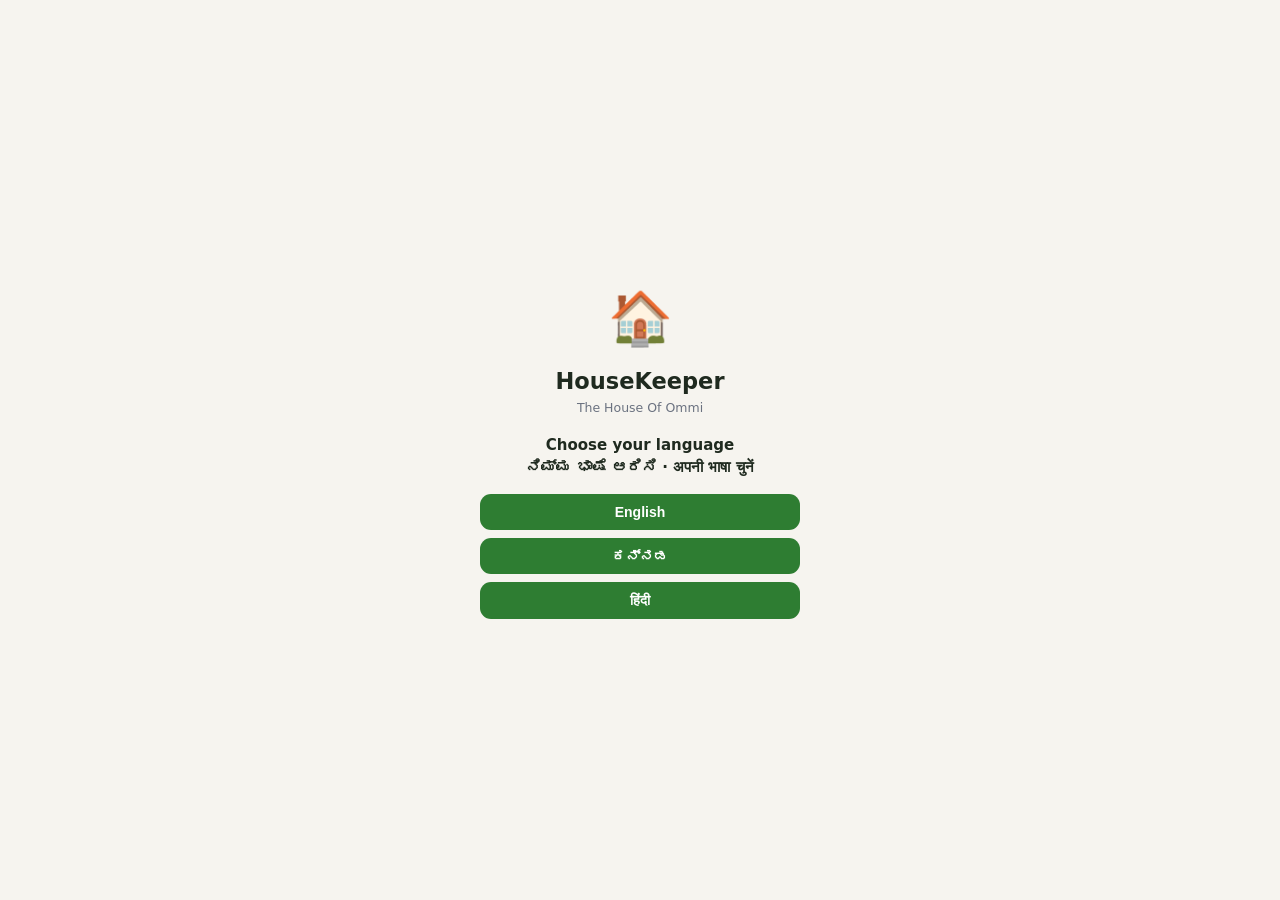
<file: home/index.html>
<!DOCTYPE html>
<html lang="en">
<head>
<meta charset="UTF-8">
<meta name="viewport" content="width=device-width, initial-scale=1, viewport-fit=cover">
<meta name="theme-color" content="#f6f4ef">
<title>HouseKeeper — The House Of Ommi</title>
<link rel="icon" href="data:image/svg+xml,<svg xmlns='http://www.w3.org/2000/svg' viewBox='0 0 100 100'><text y='.9em' font-size='90'>🏠</text></svg>">
<style>
  :root{
    --bg:#f6f4ef; --card:#ffffff; --ink:#1f2a1f; --muted:#6b7280; --line:#e5e1d8;
    --accent:#2e7d32; --accent-soft:#e6f2e6; --amber:#b45309; --amber-soft:#fdf0dd;
    --red:#b91c1c; --red-soft:#fde8e8; --blue:#1d4ed8; --blue-soft:#e5edff;
    --chip:#eef2e9; --shadow:0 1px 3px rgba(0,0,0,.08);
    color-scheme: light;
  }
  @media (prefers-color-scheme: dark){
    :root:not([data-theme="light"]){
      --bg:#141613; --card:#1e211c; --ink:#e8e6df; --muted:#9aa094; --line:#2c302a;
      --accent:#7cc47f; --accent-soft:#23331f; --amber:#f0b35e; --amber-soft:#3a2c14;
      --red:#f08a8a; --red-soft:#3a1c1c; --blue:#8fb0ff; --blue-soft:#1c2740;
      --chip:#262b23; --shadow:0 1px 3px rgba(0,0,0,.5);
      color-scheme: dark;
    }
  }
  :root[data-theme="dark"]{
    --bg:#141613; --card:#1e211c; --ink:#e8e6df; --muted:#9aa094; --line:#2c302a;
    --accent:#7cc47f; --accent-soft:#23331f; --amber:#f0b35e; --amber-soft:#3a2c14;
    --red:#f08a8a; --red-soft:#3a1c1c; --blue:#8fb0ff; --blue-soft:#1c2740;
    --chip:#262b23; --shadow:0 1px 3px rgba(0,0,0,.5);
    color-scheme: dark;
  }
  *{box-sizing:border-box; -webkit-tap-highlight-color:transparent}
  html,body{margin:0; padding:0}
  body{
    background:var(--bg); color:var(--ink);
    font:15px/1.45 system-ui,-apple-system,"Segoe UI",Roboto,"Noto Sans Kannada","Noto Sans Devanagari",sans-serif;
    padding-bottom:calc(64px + env(safe-area-inset-bottom));
  }
  header{
    position:sticky; top:0; z-index:20; background:var(--bg);
    display:flex; align-items:center; gap:8px; padding:10px 14px 8px;
    border-bottom:1px solid var(--line);
  }
  header h1{font-size:18px; margin:0; flex:1; display:flex; align-items:center; gap:8px}
  header h1 small{font-size:11px; color:var(--muted); font-weight:400}
  .iconbtn{
    border:1px solid var(--line); background:var(--card); color:var(--ink);
    border-radius:10px; padding:6px 10px; font-size:14px; cursor:pointer;
  }
  select.iconbtn{appearance:none}
  main{padding:12px 14px; max-width:640px; margin:0 auto}
  .tabpage{display:none}
  .tabpage.active{display:block}
  /* bottom nav */
  nav{
    position:fixed; bottom:0; left:0; right:0; z-index:30;
    display:flex; background:var(--card); border-top:1px solid var(--line);
    padding-bottom:env(safe-area-inset-bottom);
  }
  nav button{
    flex:1; background:none; border:0; color:var(--muted); font-size:9.5px;
    padding:7px 1px 6px; cursor:pointer; display:flex; flex-direction:column; align-items:center; gap:2px;
    min-width:0; overflow:hidden;
  }
  nav button span:last-child{white-space:nowrap; text-overflow:ellipsis; overflow:hidden; max-width:100%}
  nav button .ico{font-size:19px; line-height:1}
  nav button.active{color:var(--accent); font-weight:600}
  nav button .badge{
    position:absolute; transform:translate(14px,-2px);
    background:var(--red); color:#fff; font-size:9px; border-radius:8px; padding:0 4px; min-width:14px;
  }
  nav button{position:relative}
  /* cards */
  .card{background:var(--card); border:1px solid var(--line); border-radius:14px; box-shadow:var(--shadow); padding:12px; margin-bottom:10px}
  .card h3{margin:0 0 8px; font-size:14px}
  .muted{color:var(--muted); font-size:12.5px}
  .row{display:flex; gap:8px; align-items:center}
  .grow{flex:1}
  .chip{display:inline-block; background:var(--chip); border-radius:999px; padding:2px 9px; font-size:11.5px; margin:1px 2px 1px 0}
  .chip.red{background:var(--red-soft); color:var(--red)}
  .chip.amber{background:var(--amber-soft); color:var(--amber)}
  .chip.green{background:var(--accent-soft); color:var(--accent)}
  .chip.blue{background:var(--blue-soft); color:var(--blue)}
  .btn{
    border:0; border-radius:11px; padding:10px 14px; font-size:14px; font-weight:600; cursor:pointer;
    background:var(--accent); color:#fff;
  }
  .btn.ghost{background:var(--chip); color:var(--ink)}
  .btn.danger{background:var(--red-soft); color:var(--red)}
  .btn.small{padding:6px 10px; font-size:12.5px; border-radius:9px}
  .btn:disabled{opacity:.5}
  /* inventory list */
  .searchbar{display:flex; gap:8px; margin-bottom:10px}
  .searchbar input,.searchbar select{
    flex:1; border:1px solid var(--line); background:var(--card); color:var(--ink);
    border-radius:11px; padding:9px 12px; font-size:14px; min-width:0;
  }
  .item{
    display:flex; gap:10px; background:var(--card); border:1px solid var(--line);
    border-radius:14px; padding:10px; margin-bottom:8px; cursor:pointer; box-shadow:var(--shadow);
  }
  .thumb{
    width:56px; height:56px; border-radius:10px; background:var(--chip); flex:none;
    display:flex; align-items:center; justify-content:center; font-size:24px; overflow:hidden;
  }
  .thumb img{width:100%; height:100%; object-fit:cover}
  .item .name{font-weight:600; font-size:14.5px}
  .item .sub{font-size:12px; color:var(--muted); margin-top:1px}
  .fab{
    position:fixed; right:16px; bottom:calc(76px + env(safe-area-inset-bottom)); z-index:25;
    width:54px; height:54px; border-radius:50%; border:0; background:var(--accent); color:#fff;
    font-size:28px; line-height:1; cursor:pointer; box-shadow:0 4px 12px rgba(0,0,0,.25);
  }
  /* forms & modal */
  .modal{
    position:fixed; inset:0; z-index:40; background:var(--bg); display:none;
    overflow-y:auto; padding:0 0 40px;
  }
  .modal.open{display:block}
  .modal .mhead{
    position:sticky; top:0; background:var(--bg); z-index:5; display:flex; align-items:center; gap:10px;
    padding:12px 14px; border-bottom:1px solid var(--line);
  }
  .modal .mhead h2{margin:0; font-size:16px; flex:1}
  .modal .mbody{padding:14px; max-width:640px; margin:0 auto}
  label.f{display:block; margin-bottom:11px}
  label.f span{display:block; font-size:12px; color:var(--muted); margin-bottom:4px}
  label.f input,label.f select,label.f textarea{
    width:100%; border:1px solid var(--line); background:var(--card); color:var(--ink);
    border-radius:11px; padding:10px 12px; font-size:15px; font-family:inherit;
  }
  label.f textarea{min-height:84px; resize:vertical}
  .f2{display:grid; grid-template-columns:1fr 1fr; gap:10px}
  .photobox{
    border:1.5px dashed var(--line); border-radius:12px; min-height:110px; display:flex;
    align-items:center; justify-content:center; text-align:center; cursor:pointer;
    color:var(--muted); font-size:13px; overflow:hidden; background:var(--card); position:relative;
  }
  .photobox img{width:100%; max-height:260px; object-fit:contain; display:block}
  .photobox .clearp{
    position:absolute; top:6px; right:6px; background:rgba(0,0,0,.55); color:#fff; border:0;
    border-radius:8px; padding:3px 8px; font-size:12px; cursor:pointer;
  }
  /* alerts */
  .alert-item{display:flex; gap:10px; align-items:center; padding:9px 0; border-bottom:1px solid var(--line)}
  .alert-item:last-child{border-bottom:0}
  /* insights */
  .bar-row{display:flex; align-items:center; gap:8px; margin:5px 0; font-size:12.5px}
  .bar-row .lbl{width:34%; overflow:hidden; text-overflow:ellipsis; white-space:nowrap}
  .bar-row .track{flex:1; height:14px; background:var(--chip); border-radius:7px; overflow:hidden}
  .bar-row .fill{height:100%; background:var(--accent); border-radius:7px}
  .bar-row .val{width:72px; text-align:right; font-variant-numeric:tabular-nums}
  .kpis{display:grid; grid-template-columns:1fr 1fr; gap:8px; margin-bottom:10px}
  .kpi{background:var(--card); border:1px solid var(--line); border-radius:12px; padding:10px}
  .kpi b{font-size:18px; display:block}
  .kpi span{font-size:11px; color:var(--muted)}
  table.hist{width:100%; border-collapse:collapse; font-size:12.5px}
  table.hist td,table.hist th{padding:5px 4px; border-bottom:1px solid var(--line); text-align:left}
  table.hist th{color:var(--muted); font-weight:500; font-size:11px}
  .empty{color:var(--muted); text-align:center; padding:26px 10px; font-size:13.5px}
  .verdict{border-left:4px solid var(--line); padding:7px 10px; margin:7px 0; border-radius:6px; background:var(--card); font-size:13px}
  .verdict.good{border-color:var(--accent)}
  .verdict.warn{border-color:var(--amber)}
  .verdict.bad{border-color:var(--red)}
  .big-ico{font-size:34px; text-align:center; display:block; margin:6px 0 2px}
  a{color:var(--blue)}
  /* housekeeping module */
  .subtabs{display:flex; gap:6px; margin-bottom:10px; flex-wrap:wrap}
  .subtabs button{border:1px solid var(--line); background:var(--card); color:var(--muted);
    border-radius:999px; padding:6px 13px; font-size:12.5px; cursor:pointer}
  .subtabs button.on{background:var(--accent); border-color:var(--accent); color:#fff; font-weight:600}
  .subpage{display:none}
  .subpage.active{display:block}
  .dowbar{display:flex; gap:5px; flex-wrap:wrap; margin:4px 0 12px}
  .dowbar button{border:1px solid var(--line); background:var(--card); color:var(--muted);
    border-radius:9px; padding:6px 0; width:42px; font-size:12px; cursor:pointer}
  .dowbar button.on{background:var(--accent); border-color:var(--accent); color:#fff; font-weight:600}
  .scorebar{height:14px; background:var(--chip); border-radius:7px; overflow:hidden; margin:6px 0}
  .scorebar .fill{height:100%; border-radius:7px}
  .duo{display:grid; grid-template-columns:1fr 1fr; gap:8px}
  .duo figure{margin:0}
  .duo img,.duo canvas{width:100%; border-radius:10px; display:block; background:var(--chip)}
  .duo figcaption{font-size:11px; color:var(--muted); text-align:center; margin-top:3px}
  .brand{color:var(--muted); font-size:11px; text-align:center; margin:14px 0 4px; letter-spacing:.03em}
  /* multi-photo grid (up to 4 per item) */
  .pgrid{display:grid; grid-template-columns:repeat(4,1fr); gap:6px}
  .pcell{aspect-ratio:1; border:1.5px dashed var(--line); border-radius:10px; background:var(--card);
    display:flex; align-items:center; justify-content:center; color:var(--muted); font-size:20px;
    cursor:pointer; overflow:hidden; position:relative}
  .pcell img{width:100%; height:100%; object-fit:cover}
  .pcell .clearp{position:absolute; top:3px; right:3px; background:rgba(0,0,0,.55); color:#fff;
    border:0; border-radius:7px; padding:1px 6px; font-size:11px; cursor:pointer}
  .scanmsg{font-size:12.5px; margin:6px 0; color:var(--muted)}
  .scanmsg b{color:var(--accent)}
  /* app lock */
  #lockScreen{position:fixed; inset:0; z-index:100; background:var(--bg); display:none;
    align-items:center; justify-content:center; text-align:center; padding:24px}
  #lockScreen.on{display:flex}
  .lockbox{max-width:300px; width:100%}
  .lockbox .lockico{font-size:52px}
  .lockbox h2{margin:8px 0 16px; font-size:18px}
  .lockbox input{width:100%; border:1px solid var(--line); background:var(--card); color:var(--ink);
    border-radius:11px; padding:12px; font-size:16px; text-align:center; margin:0 0 10px}
  .lockbox .btn{width:100%; margin-bottom:8px}
  #lockMsg{color:var(--red); font-size:13px; min-height:18px; margin:4px 0}
</style>
</head>
<body>

<header>
  <h1>🏠 <span data-t="appName">HouseKeeper</span><small>The House Of Ommi</small></h1>
  <select id="langSel" class="iconbtn" aria-label="Language">
    <option value="en">EN</option><option value="kn">ಕನ್ನಡ</option><option value="hi">हिंदी</option>
  </select>
  <button id="themeBtn" class="iconbtn" aria-label="Theme">🌙</button>
</header>

<main>
  <!-- ============ INVENTORY ============ -->
  <section id="page-inv" class="tabpage active">
    <div class="searchbar">
      <input id="q" type="search" data-tp="search" placeholder="Search items…">
      <select id="catFilter"></select>
    </div>
    <div id="invList"></div>
  </section>

  <!-- ============ PURCHASES ============ -->
  <section id="page-buy" class="tabpage">
    <div class="row" style="margin-bottom:10px">
      <h3 class="grow" style="margin:0" data-t="purchases">Purchases &amp; invoices</h3>
      <button class="btn small" onclick="openPurchaseForm()" data-t="logPurchase">+ Log purchase</button>
    </div>
    <div id="buyList"></div>
  </section>

  <!-- ============ ALERTS ============ -->
  <section id="page-alerts" class="tabpage">
    <div class="card">
      <div class="row">
        <h3 class="grow" style="margin:0" data-t="reminders">Expiry reminders</h3>
        <button id="notifBtn" class="btn small ghost" onclick="askNotif()" data-t="enableNotif">Enable reminders</button>
      </div>
      <p class="muted" data-t="notifHint">Open the app once a day (or add it to your home screen) — anything expired or expiring within 7 days is announced here and as a phone notification.</p>
    </div>
    <div id="alertList"></div>
  </section>

  <!-- ============ INSIGHTS ============ -->
  <section id="page-ai" class="tabpage">
    <div id="aiBody"></div>
  </section>

  <!-- ============ SETTINGS ============ -->
  <section id="page-more" class="tabpage">
    <div class="card">
      <h3 data-t="backup">Backup &amp; data</h3>
      <p class="muted" data-t="backupHint">Everything is stored only on this phone (offline). Export a backup file now and then, or move data to a new phone with import.</p>
      <div class="row" style="flex-wrap:wrap; gap:8px">
        <button class="btn small ghost" onclick="exportData()" data-t="exportData">⬇ Export backup</button>
        <button class="btn small ghost" onclick="document.getElementById('importFile').click()" data-t="importData">⬆ Import backup</button>
        <input id="importFile" type="file" accept="application/json" hidden onchange="importData(this.files[0])">
        <button class="btn small ghost" onclick="loadSample()" data-t="sampleData">Load sample data</button>
      </div>
    </div>
    <div class="card">
      <h3 data-t="lockCard">App lock (login)</h3>
      <p class="muted" data-t="lockHint">Protects the app with a password/PIN and — where the phone supports it — face or fingerprint unlock, using the phone's own screen-lock biometrics. This blocks casual access to the app; the data itself stays on this phone.</p>
      <div id="lockCardBody"></div>
    </div>
    <div class="card">
      <h3 data-t="howTitle">How to use</h3>
      <ol class="muted" style="padding-left:18px; margin:6px 0" id="howList"></ol>
    </div>
    <p class="brand">🏠 HouseKeeper — Designed, Initiated &amp; Developed by <b>The House Of Ommi</b></p>
  </section>

  <!-- ============ KEEPING (housekeeping module) ============ -->
  <section id="page-keep" class="tabpage">
    <div class="subtabs">
      <button data-sub="today" class="on"><span data-t="tabToday">Today</span></button>
      <button data-sub="areas"><span data-t="tabAreas">Areas</span></button>
      <button data-sub="team"><span data-t="tabTeam">Team</span></button>
      <button data-sub="attend"><span data-t="attTab">Attendance</span></button>
      <button data-sub="history"><span data-t="tabHistory">History</span></button>
    </div>
    <div id="sub-today" class="subpage active">
      <h3 id="todayHead" style="margin:2px 0 10px"></h3>
      <div id="todayList"></div>
    </div>
    <div id="sub-areas" class="subpage">
      <p class="muted" data-t="areasHint">Each area (showcase, shelf, mantel…) keeps a master photo of how its objects are arranged. After cleaning, the after-photo is checked against this master.</p>
      <div id="areaList"></div>
    </div>
    <div id="sub-team" class="subpage"><div id="teamList"></div></div>
    <div id="sub-attend" class="subpage">
      <p class="muted" data-t="attHint">Mark IN when work starts and OUT when leaving — a selfie is taken each time as photo proof of who marked it.</p>
      <div id="attList"></div>
    </div>
    <div id="sub-history" class="subpage"><div id="histList"></div></div>
  </section>

  <!-- ============ DRIVE (drivers module) ============ -->
  <section id="page-drive" class="tabpage">
    <div class="subtabs">
      <button data-dsub="veh" class="on"><span data-t="vehTab">Vehicles</span></button>
      <button data-dsub="trip"><span data-t="tripTab">KM log</span></button>
      <button data-dsub="fuel"><span data-t="fuelTab">Fuel</span></button>
      <button data-dsub="rep"><span data-t="repTab">Repairs</span></button>
    </div>
    <div id="dsub-veh" class="subpage active"><div id="vehList"></div></div>
    <div id="dsub-trip" class="subpage"><div id="tripList"></div></div>
    <div id="dsub-fuel" class="subpage"><div id="fuelList"></div></div>
    <div id="dsub-rep" class="subpage"><div id="repList"></div></div>
  </section>
</main>

<button class="fab" id="fabAdd" onclick="openItemForm()" aria-label="Add item">＋</button>

<nav>
  <button data-page="inv"    class="active"><span class="ico">🧺</span><span data-t="tabInv">Stock</span></button>
  <button data-page="buy"    ><span class="ico">🧾</span><span data-t="tabBuy">Purchases</span></button>
  <button data-page="alerts" ><span class="ico">⏰</span><span data-t="tabAlerts">Alerts</span><span class="badge" id="alertBadge" hidden></span></button>
  <button data-page="ai"     ><span class="ico">🤖</span><span data-t="tabAI">Insights</span></button>
  <button data-page="keep"   ><span class="ico">🧹</span><span data-t="tabKeep">Keeping</span></button>
  <button data-page="drive"  ><span class="ico">🚗</span><span data-t="tabDrive">Drive</span></button>
  <button data-page="more"   ><span class="ico">⚙️</span><span data-t="tabMore">More</span></button>
</nav>

<!-- ============ ITEM FORM MODAL ============ -->
<div class="modal" id="itemModal">
  <div class="mhead">
    <button class="iconbtn" onclick="closeModal('itemModal')">←</button>
    <h2 id="itemFormTitle" data-t="addItem">Add item</h2>
    <button class="btn small" onclick="saveItem()" data-t="save">Save</button>
  </div>
  <div class="mbody">
    <span class="muted" data-t="photosHint">📷 Up to 4 photos — front, ingredients label, mfg/expiry panel, MRP</span>
    <div class="pgrid" id="photoGrid" style="margin-top:6px"></div>
    <input id="photoInput" type="file" accept="image/*" capture="environment" hidden>
    <button class="btn small ghost" id="scanBtn" style="margin-top:8px" onclick="scanPacket()" data-t="scanBtn">📖 Read details from photos</button>
    <div class="scanmsg" id="scanMsg"></div>
    <div style="height:6px"></div>
    <label class="f"><span data-t="itemName">Item name *</span><input id="fName" placeholder="e.g. Toor dal 1kg"></label>
    <div class="f2">
      <label class="f"><span data-t="category">Category</span>
        <select id="fCat"></select></label>
      <label class="f"><span data-t="brand">Brand</span><input id="fBrand"></label>
    </div>
    <div class="f2">
      <label class="f"><span data-t="openingStock">Opening stock *</span><input id="fStock" type="number" step="any" min="0" inputmode="decimal"></label>
      <label class="f"><span data-t="unit">Unit</span>
        <select id="fUnit">
          <option>pcs</option><option>kg</option><option>g</option><option>L</option><option>ml</option><option>packet</option><option>bottle</option><option>box</option>
        </select></label>
    </div>
    <div class="f2">
      <label class="f"><span data-t="mfgDate">Manufacturing date</span><input id="fMfg" type="date"></label>
      <label class="f"><span data-t="expDate">Expiry date</span><input id="fExp" type="date"></label>
    </div>
    <div class="f2">
      <label class="f"><span data-t="lastPrice">Price paid (₹, per unit)</span><input id="fPrice" type="number" step="any" min="0" inputmode="decimal"></label>
      <label class="f"><span data-t="lowLevel">Remind when stock ≤</span><input id="fLow" type="number" step="any" min="0" inputmode="decimal" value="1"></label>
    </div>
    <label class="f"><span data-t="vendor">Bought from (store / vendor)</span><input id="fVendor" placeholder="e.g. More Supermarket, JioMart"></label>
    <label class="f"><span data-t="ingredients">Ingredients (copy from the label)</span><textarea id="fIng" placeholder="e.g. Refined palm oil, sugar, maida, salt, E621…"></textarea></label>
    <button class="btn danger small" id="btnDeleteItem" hidden onclick="deleteItem()" data-t="delete">Delete item</button>
  </div>
</div>

<!-- ============ ITEM DETAIL MODAL ============ -->
<div class="modal" id="detailModal">
  <div class="mhead">
    <button class="iconbtn" onclick="closeModal('detailModal')">←</button>
    <h2 id="detTitle"></h2>
    <button class="btn small ghost" id="detEditBtn" data-t="edit">Edit</button>
  </div>
  <div class="mbody" id="detBody"></div>
</div>

<!-- ============ PURCHASE FORM MODAL ============ -->
<div class="modal" id="buyModal">
  <div class="mhead">
    <button class="iconbtn" onclick="closeModal('buyModal')">←</button>
    <h2 data-t="logPurchase2">Log a purchase</h2>
    <button class="btn small" onclick="savePurchase()" data-t="save">Save</button>
  </div>
  <div class="mbody">
    <label class="f"><span data-t="item">Item *</span><select id="pItem"></select></label>
    <div class="f2">
      <label class="f"><span data-t="purchaseDate">Date</span><input id="pDate" type="date"></label>
      <label class="f"><span data-t="qty">Quantity *</span><input id="pQty" type="number" step="any" min="0" inputmode="decimal"></label>
    </div>
    <div class="f2">
      <label class="f"><span data-t="unitPrice">Price per unit (₹) *</span><input id="pPrice" type="number" step="any" min="0" inputmode="decimal"></label>
      <label class="f"><span data-t="vendor2">Store / vendor</span><input id="pVendor"></label>
    </div>
    <div class="f2">
      <label class="f"><span data-t="newMfg">New batch mfg date</span><input id="pMfg" type="date"></label>
      <label class="f"><span data-t="newExp">New batch expiry date</span><input id="pExp" type="date"></label>
    </div>
    <span class="muted" data-t="invoiceHint">Invoice / bill photo (optional)</span>
    <div class="photobox" id="invBox" style="margin-top:6px" onclick="document.getElementById('invInput').click()">
      <span id="invHint" data-t="snapInvoice">🧾 Tap to photograph the invoice</span>
    </div>
    <input id="invInput" type="file" accept="image/*" capture="environment" hidden>
    <button class="btn small ghost" id="scanInvBtn" style="margin-top:8px" onclick="scanInvoice()" data-t="scanInvBtn">📖 Read the bill</button>
    <div class="scanmsg" id="scanInvMsg"></div>
  </div>
</div>

<!-- ============ WEIGH MODAL ============ -->
<div class="modal" id="weighModal">
  <div class="mhead">
    <button class="iconbtn" onclick="closeModal('weighModal')">←</button>
    <h2 data-t="weighTitle">Weigh &amp; update stock</h2>
    <button class="btn small" onclick="saveWeigh()" data-t="save">Save</button>
  </div>
  <div class="mbody">
    <div class="card"><span class="big-ico">⚖️</span>
      <p class="muted" style="text-align:center; margin:4px 0" id="weighItemName"></p>
      <p class="muted" style="margin:6px 0" data-t="weighHelp">Place the packet on your digital kitchen scale and enter the reading — live stock is worked out automatically (1 g ≈ 1 ml for liquids).</p>
    </div>
    <div class="f2">
      <label class="f"><span data-t="grossW">Scale reading *</span><input id="wGross" type="number" step="any" min="0" inputmode="decimal"></label>
      <label class="f"><span data-t="scaleUnit">Scale unit</span>
        <select id="wUnit"><option value="g">g</option><option value="kg">kg</option></select></label>
    </div>
    <label class="f"><span data-t="tareW">Empty container / packet weight (g)</span><input id="wTare" type="number" step="any" min="0" inputmode="decimal"></label>
    <div class="card" id="weighPreview"></div>
    <span class="muted" data-t="scalePhoto">📷 Photo of the scale display (optional)</span>
    <div class="photobox" id="wBox" style="margin-top:6px; min-height:80px" onclick="document.getElementById('wInput').click()">
      <span id="wHint">⚖️📷</span>
    </div>
    <input id="wInput" type="file" accept="image/*" capture="environment" hidden>
  </div>
</div>

<!-- ============ INVOICE VIEW MODAL ============ -->
<div class="modal" id="invViewModal">
  <div class="mhead">
    <button class="iconbtn" onclick="closeModal('invViewModal')">←</button>
    <h2 data-t="invoice">Invoice</h2><span></span>
  </div>
  <div class="mbody" id="invViewBody"></div>
</div>

<!-- ============ KEEPING: TASK FORM ============ -->
<div class="modal" id="taskModal">
  <div class="mhead">
    <button class="iconbtn" onclick="closeModal('taskModal')">←</button>
    <h2 data-t="addTask">Schedule a task</h2>
    <button class="btn small" onclick="saveTask()" data-t="save">Save</button>
  </div>
  <div class="mbody">
    <label class="f"><span data-t="taskTitle">Task *</span><input id="tkTitle" placeholder="e.g. Dust & rearrange showcase"></label>
    <div class="f2">
      <label class="f"><span data-t="areaLbl">Area</span><select id="tkArea"></select></label>
      <label class="f"><span data-t="assignee">Assigned to</span><select id="tkWho"></select></label>
    </div>
    <label class="f"><span data-t="freq">Repeat</span>
      <select id="tkFreq" onchange="freqUI()">
        <option value="daily" data-t="everyday">Every day</option>
        <option value="weekly" data-t="weeklyOn">Weekly (choose days)</option>
        <option value="once" data-t="once">One time</option>
      </select></label>
    <div id="dowWrap" hidden><span class="muted" data-t="chooseDays">Days of the week</span><div class="dowbar" id="dowBar"></div></div>
    <label class="f" id="onceWrap" hidden><span data-t="date">Date</span><input id="tkDate" type="date"></label>
    <button class="btn danger small" id="btnDelTask" hidden onclick="deleteTask()" data-t="hkDel">Delete</button>
  </div>
</div>

<!-- ============ KEEPING: AREA FORM ============ -->
<div class="modal" id="areaModal">
  <div class="mhead">
    <button class="iconbtn" onclick="closeModal('areaModal')">←</button>
    <h2 data-t="addArea">Area & master photo</h2>
    <button class="btn small" onclick="saveArea()" data-t="save">Save</button>
  </div>
  <div class="mbody">
    <label class="f"><span data-t="areaName">Area name *</span><input id="arName" placeholder="e.g. Living-room showcase"></label>
    <span class="muted" data-t="masterHint">Master photo — arrange everything exactly right, then photograph it. This is the reference the after-clean photo is checked against.</span>
    <div class="photobox" id="arBox" style="margin-top:6px" onclick="document.getElementById('arInput').click()">
      <span data-t="snapMaster">📷 Tap to photograph the master arrangement</span>
    </div>
    <input id="arInput" type="file" accept="image/*" capture="environment" hidden>
    <p class="muted" id="arMasterDate"></p>
    <label class="f" style="margin-top:8px"><span data-t="notesLbl">Notes (fragile items, order…)</span><textarea id="arNotes" rows="2"></textarea></label>
    <button class="btn danger small" id="btnDelArea" hidden onclick="deleteArea()" data-t="hkDel">Delete</button>
  </div>
</div>

<!-- ============ KEEPING: STAFF FORM ============ -->
<div class="modal" id="staffModal">
  <div class="mhead">
    <button class="iconbtn" onclick="closeModal('staffModal')">←</button>
    <h2 data-t="addStaff">Team member</h2>
    <button class="btn small" onclick="saveStaff()" data-t="save">Save</button>
  </div>
  <div class="mbody">
    <label class="f"><span data-t="staffName">Name *</span><input id="stName"></label>
    <div class="f2">
      <label class="f"><span data-t="roleLbl">Role</span><input id="stRole" placeholder="e.g. Housekeeping, Cook"></label>
      <label class="f"><span data-t="phoneLbl">Phone</span><input id="stPhone" type="tel" inputmode="tel"></label>
    </div>
    <label class="f" style="display:flex; align-items:center; gap:8px">
      <input id="stDriver" type="checkbox" style="width:auto"> <span style="margin:0" data-t="isDriver">Is a driver 🚗</span>
    </label>
    <label class="f"><span data-t="aadhaar">Aadhaar number</span><input id="stAadhaar" inputmode="numeric" maxlength="14" placeholder="XXXX XXXX XXXX"></label>
    <span class="muted" data-t="idPhotoLbl">🪪 Aadhaar / ID card photo</span>
    <div class="photobox" id="stBox" style="margin-top:6px; min-height:80px" onclick="document.getElementById('stInput').click()">
      <span>🪪📷</span>
    </div>
    <input id="stInput" type="file" accept="image/*" capture="environment" hidden>
    <p class="muted" data-t="idPrivacy">ID details are stored only on this phone, for household staff records — collect them with the person's consent.</p>
    <button class="btn danger small" id="btnDelStaff" hidden onclick="deleteStaff()" data-t="hkDel">Delete</button>
  </div>
</div>

<!-- ============ DRIVE: VEHICLE FORM ============ -->
<div class="modal" id="vehModal">
  <div class="mhead">
    <button class="iconbtn" onclick="closeModal('vehModal')">←</button>
    <h2 data-t="addVeh">Vehicle</h2>
    <button class="btn small" onclick="saveVeh()" data-t="save">Save</button>
  </div>
  <div class="mbody">
    <label class="f"><span data-t="vehName">Vehicle *</span><input id="vhName" placeholder="e.g. Innova"></label>
    <label class="f"><span data-t="regNo">Registration no.</span><input id="vhReg" placeholder="KA-01-AB-1234"></label>
    <button class="btn danger small" id="btnDelVeh" hidden onclick="deleteVeh()" data-t="hkDel">Delete</button>
  </div>
</div>

<!-- ============ DRIVE: TRIP / KM FORM ============ -->
<div class="modal" id="tripModal">
  <div class="mhead">
    <button class="iconbtn" onclick="closeModal('tripModal')">←</button>
    <h2 data-t="addTrip">Log a day's run</h2>
    <button class="btn small" onclick="saveTrip()" data-t="save">Save</button>
  </div>
  <div class="mbody">
    <div class="f2">
      <label class="f"><span data-t="vehicleLbl">Vehicle *</span><select id="trVeh"></select></label>
      <label class="f"><span data-t="driverLbl">Driver</span><select id="trWho"></select></label>
    </div>
    <div class="f2">
      <label class="f"><span data-t="date">Date</span><input id="trDate" type="date"></label>
      <label class="f"><span data-t="purpose">Purpose / route</span><input id="trWhy"></label>
    </div>
    <div class="f2">
      <label class="f"><span data-t="startKm">Start KM *</span><input id="trStart" type="number" inputmode="numeric"></label>
      <label class="f"><span data-t="endKm">End KM *</span><input id="trEnd" type="number" inputmode="numeric"></label>
    </div>
  </div>
</div>

<!-- ============ DRIVE: FUEL FORM ============ -->
<div class="modal" id="fuelModal">
  <div class="mhead">
    <button class="iconbtn" onclick="closeModal('fuelModal')">←</button>
    <h2 data-t="addFuel">Fuel bill</h2>
    <button class="btn small" onclick="saveFuel()" data-t="save">Save</button>
  </div>
  <div class="mbody">
    <div class="f2">
      <label class="f"><span data-t="vehicleLbl">Vehicle *</span><select id="fuVeh"></select></label>
      <label class="f"><span data-t="date">Date</span><input id="fuDate" type="date"></label>
    </div>
    <div class="f2">
      <label class="f"><span data-t="litres">Litres</span><input id="fuLit" type="number" step="any" inputmode="decimal"></label>
      <label class="f"><span data-t="amountLbl">Amount (₹) *</span><input id="fuAmt" type="number" step="any" inputmode="decimal"></label>
    </div>
    <div class="f2">
      <label class="f"><span data-t="odoAt">Odometer (km)</span><input id="fuOdo" type="number" inputmode="numeric"></label>
      <label class="f"><span data-t="vendor2">Fuel station</span><input id="fuVendor"></label>
    </div>
    <span class="muted" data-t="billPhotoLbl">🧾 Bill photo (optional)</span>
    <div class="photobox" id="fuBox" style="margin-top:6px; min-height:80px" onclick="document.getElementById('fuInput').click()"><span>🧾📷</span></div>
    <input id="fuInput" type="file" accept="image/*" capture="environment" hidden>
    <button class="btn small ghost" id="scanFuelBtn" style="margin-top:8px" onclick="scanFuel()" data-t="scanInvBtn">📖 Read the bill</button>
    <div class="scanmsg" id="scanFuelMsg"></div>
  </div>
</div>

<!-- ============ DRIVE: REPAIR FORM ============ -->
<div class="modal" id="repModal">
  <div class="mhead">
    <button class="iconbtn" onclick="closeModal('repModal')">←</button>
    <h2 data-t="addRep">Repair / service</h2>
    <button class="btn small" onclick="saveRep()" data-t="save">Save</button>
  </div>
  <div class="mbody">
    <div class="f2">
      <label class="f"><span data-t="vehicleLbl">Vehicle *</span><select id="rpVeh"></select></label>
      <label class="f"><span data-t="date">Date</span><input id="rpDate" type="date"></label>
    </div>
    <label class="f"><span data-t="workDone">Work done *</span><input id="rpDesc" placeholder="e.g. Brake pads, general service"></label>
    <label class="f"><span data-t="amountLbl">Amount (₹) *</span><input id="rpAmt" type="number" step="any" inputmode="decimal"></label>
    <span class="muted" data-t="billPhotoLbl">🧾 Bill photo (optional)</span>
    <div class="photobox" id="rpBox" style="margin-top:6px; min-height:80px" onclick="document.getElementById('rpInput').click()"><span>🧾📷</span></div>
    <input id="rpInput" type="file" accept="image/*" capture="environment" hidden>
  </div>
</div>

<!-- attendance selfie capture (front camera) -->
<input id="attInput" type="file" accept="image/*" capture="user" hidden>

<!-- ============ FIRST-RUN LANGUAGE SETUP ============ -->
<div id="welcome" style="display:none; position:fixed; inset:0; z-index:95; background:var(--bg); align-items:center; justify-content:center; text-align:center; padding:24px">
  <div style="max-width:320px; width:100%">
    <span style="font-size:52px">🏠</span>
    <h2 style="margin:8px 0 2px">HouseKeeper</h2>
    <p class="muted" style="margin:0 0 18px">The House Of Ommi</p>
    <p style="font-weight:600">Choose your language<br>ನಿಮ್ಮ ಭಾಷೆ ಆರಿಸಿ · अपनी भाषा चुनें</p>
    <div style="display:flex; flex-direction:column; gap:8px; margin-top:10px">
      <button class="btn" onclick="pickLang('en')">English</button>
      <button class="btn" onclick="pickLang('kn')">ಕನ್ನಡ</button>
      <button class="btn" onclick="pickLang('hi')">हिंदी</button>
    </div>
  </div>
</div>

<!-- ============ KEEPING: VERIFY ============ -->
<div class="modal" id="verifyModal">
  <div class="mhead">
    <button class="iconbtn" onclick="closeModal('verifyModal')">←</button>
    <h2 data-t="verifyTitle">Placement check</h2><span></span>
  </div>
  <div class="mbody">
    <p class="muted" id="vfTask"></p>
    <div class="duo">
      <figure><img id="vfMaster" alt="master"><figcaption data-t="masterCap">Master</figcaption></figure>
      <figure>
        <div class="photobox" id="vfBox" style="min-height:80px" onclick="document.getElementById('vfInput').click()">
          <span data-t="snapAfter">📷 After-clean photo</span>
        </div>
        <figcaption data-t="afterCap">After cleaning</figcaption>
      </figure>
    </div>
    <input id="vfInput" type="file" accept="image/*" capture="environment" hidden>
    <div id="vfResult"></div>
  </div>
</div>

<!-- ============ KEEPING: PHOTO VIEW ============ -->
<div class="modal" id="hkPhotoModal">
  <div class="mhead">
    <button class="iconbtn" onclick="closeModal('hkPhotoModal')">←</button>
    <h2 id="hkPhotoTitle"></h2><span></span>
  </div>
  <div class="mbody" id="hkPhotoBody"></div>
</div>

<!-- ============ LOCK SCREEN ============ -->
<div id="lockScreen">
  <div class="lockbox">
    <span class="lockico">🧺🔒</span>
    <h2 data-t="lockTitle">HouseKeeper is locked</h2>
    <input id="lockPw" type="password" data-tp="unlockPw" placeholder="Password / PIN" autocomplete="current-password">
    <div id="lockMsg"></div>
    <button class="btn" onclick="tryPwUnlock()" data-t="unlock">Unlock</button>
    <button class="btn ghost" id="bioBtn" onclick="bioUnlock()" data-t="faceUnlock">👤 Face / fingerprint</button>
    <p><a href="#" onclick="forgotReset();return false" class="muted" data-t="forgot">Forgot? Reset app (erases data)</a></p>
  </div>
</div>

<!-- ============ LOCK SETUP MODAL ============ -->
<div class="modal" id="lockModal">
  <div class="mhead">
    <button class="iconbtn" onclick="closeModal('lockModal')">←</button>
    <h2 data-t="lockCard2">App lock</h2>
    <button class="btn small" onclick="saveLockSetup()" data-t="save">Save</button>
  </div>
  <div class="mbody">
    <div id="lkCurWrap"><label class="f"><span data-t="curPw">Current password</span><input id="lkCur" type="password" autocomplete="current-password"></label></div>
    <label class="f"><span data-t="newPw">New password / PIN (min 4 characters)</span><input id="lkNew" type="password" autocomplete="new-password"></label>
    <label class="f"><span data-t="confirmPw">Re-enter new password</span><input id="lkNew2" type="password" autocomplete="new-password"></label>
    <button class="btn danger small" id="btnRemoveLock" hidden onclick="removeLock()" data-t="removeLock">Remove lock</button>
  </div>
</div>

<script>
'use strict';
/* =====================================================================
   HouseKeeper — The House Of Ommi. Offline household suite: kitchen &
   toiletries inventory, housekeeping/attendance, and vehicles.
   Single file, no build step. All data lives in IndexedDB on the phone.
   ===================================================================== */

/* ---------------- i18n ---------------- */
const L = {
en:{appName:'HouseKeeper',tagline:'The House Of Ommi',search:'Search items…',allCats:'All categories',
  catGrocery:'Grocery',catToiletry:'Toiletries',catCleaning:'Cleaning',catOther:'Other',
  tabInv:'Stock',tabBuy:'Purchases',tabAlerts:'Alerts',tabAI:'Insights',tabMore:'More',
  purchases:'Purchases & invoices',logPurchase:'+ Log purchase',logPurchase2:'Log a purchase',
  reminders:'Expiry reminders',enableNotif:'Enable reminders',notifOn:'Reminders on ✓',
  notifHint:'Open the app once a day (or add it to your home screen) — anything expired or expiring within 7 days is announced here and as a phone notification.',
  addItem:'Add item',editItem:'Edit item',save:'Save',edit:'Edit',delete:'Delete item',
  itemName:'Item name *',category:'Category',brand:'Brand',openingStock:'Opening stock *',unit:'Unit',
  mfgDate:'Manufacturing date',expDate:'Expiry date',lastPrice:'Price paid (₹, per unit)',
  lowLevel:'Remind when stock ≤',vendor:'Bought from (store / vendor)',vendor2:'Store / vendor',
  ingredients:'Ingredients (copy from the label)',takePhoto:'📷 Tap to photograph the packet\n(front + ingredients label)',
  item:'Item *',purchaseDate:'Date',qty:'Quantity *',unitPrice:'Price per unit (₹) *',
  newMfg:'New batch mfg date',newExp:'New batch expiry date',
  invoiceHint:'Invoice / bill photo (optional)',snapInvoice:'🧾 Tap to photograph the invoice',invoice:'Invoice',
  backup:'Backup & data',exportData:'⬇ Export backup',importData:'⬆ Import backup',sampleData:'Load sample data',
  backupHint:'Everything is stored only on this phone (offline). Export a backup file now and then, or move data to a new phone with import.',
  howTitle:'How to use',
  how:['Add every product once with its opening stock, packet photo, mfg/expiry dates and the ingredients printed on the label.',
       'Each time you buy, log the purchase with price and the invoice photo — stock and price history update automatically.',
       'For weighed goods (kg/g/L/ml), tap “⚖ Weigh”, put the packet on your digital kitchen scale and enter the reading (photo optional) — live stock is set exactly. Countable items use the “− Use” button.',
       'Check Alerts daily: never use anything marked EXPIRED.',
       'Insights analyses prices, wastage and ingredients — what is useful, what needs a change, what to avoid.'],
  expired:'EXPIRED',expToday:'expires today',expIn:d=>`expires in ${d}d`,noExp:'no expiry set',
  stock:'Stock',use:'− Use',restock:'+ Buy',lowStock:'Low stock',
  expiredHead:'⛔ Expired — do not use',soonHead:'⚠️ Expiring within 30 days',lowHead:'🧾 Running low — buy soon',
  allClear:'✅ All clear — nothing expired, nothing running low.',
  noItems:'No items yet. Tap ＋ to add your opening stock.',noBuys:'No purchases logged yet.',
  confirmDel:'Delete this item and its history?',useQty:'Quantity used?',
  aiTitle:'🤖 Household insights',spendMonth:'Spend this month',spendTotal:'Spend all-time',
  itemsTracked:'Items tracked',expiredCount:'Expired in stock',
  spendByCat:'Where the money goes (by category)',monthly:'Monthly spend (₹)',
  priceWatch:'📈 Price watch (unit price, first vs latest purchase)',
  verdicts:'Verdicts — useful / needs a change / avoid',
  ingFlags:'🧪 Ingredient flags (from your labels)',
  noData:'Add items and log purchases — the analysis appears here automatically.',
  vGoodUse:n=>`👍 Useful: ${n} — fully used before expiry, price stable. Keep buying.`,
  vPriceUp:(n,p)=>`🔁 Needs a change: ${n} — unit price up ${p}%. Compare vendors or switch brand/pack size.`,
  vWasted:n=>`🚫 Avoid / buy smaller: ${n} — expired with stock left (money wasted).`,
  vFlag:(n,f)=>`⚠️ Review: ${n} — label lists ${f}. Consider a cleaner alternative.`,
  wastedVal:v=>`~₹${v} lost to expired stock so far`,
  lockTitle:'HouseKeeper is locked',unlockPw:'Password / PIN',unlock:'Unlock',
  faceUnlock:'👤 Face / fingerprint',wrongPw:'Wrong password',
  forgot:'Forgot? Reset app (erases data)',
  forgotWarn:'This erases ALL app data on this phone — items, photos, invoices, history. Continue?',
  lockCard:'App lock (login)',lockCard2:'App lock',
  lockHint:'Protects the app with a password/PIN and — where the phone supports it — face or fingerprint unlock, using the phone\'s own screen-lock biometrics. This blocks casual access to the app; the data itself stays on this phone.',
  setPw:'Set password',changePw:'Change password',removeLock:'Remove lock',
  curPw:'Current password',newPw:'New password / PIN (min 4 characters)',confirmPw:'Re-enter new password',
  pwMismatch:'Passwords do not match',pwShort:'Minimum 4 characters',
  bioEnable:'👤 Enable face/fingerprint',bioDisable:'Disable face/fingerprint',
  bioNA:'Face/fingerprint unlock is not available in this browser — the password still protects the app.',
  bioFail:'Biometric check failed — use the password',
  lockOnChip:'🔒 Lock on',bioOnChip:'👤 Face/fingerprint on',lockOffChip:'Lock is off',
  weigh:'⚖ Weigh',weighTitle:'Weigh & update stock',
  weighHelp:'Place the packet on your digital kitchen scale and enter the reading — live stock is worked out automatically (1 g ≈ 1 ml for liquids).',
  grossW:'Scale reading *',scaleUnit:'Scale unit',tareW:'Empty container / packet weight (g)',
  netNow:'Net contents now',consumedSince:'Used since last update',
  scalePhoto:'📷 Photo of the scale display (optional)',
  weighedTo:(n,u)=>`⚖ weighed → ${n} ${u}`,viewPhoto:'photo 📷',
  mfg:'Mfg',exp:'Expiry',bought:'Purchase history',usage:'Usage log',noPhoto:'no photo',
  date:'Date',price:'₹/unit',qtyS:'Qty',store:'Store',viewInv:'bill 🧾',used:'used',
  aiNote:'Analysis runs on this phone from your own entries — prices, expiry outcomes and label ingredients. The more you log, the sharper it gets.',
  tabKeep:'Keeping',tabToday:'Today',tabAreas:'Areas',tabTeam:'Team',tabHistory:'History',
  todayHead:d=>`📋 Schedule — ${d}`,hkDel:'Delete',
  addTask:'Schedule a task',taskTitle:'Task *',areaLbl:'Area',assignee:'Assigned to',
  freq:'Repeat',everyday:'Every day',weeklyOn:'Weekly (choose days)',once:'One time',
  chooseDays:'Days of the week',noArea:'— no area —',noWho:'— unassigned —',
  addArea:'Area & master photo',areaName:'Area name *',notesLbl:'Notes (fragile items, order…)',
  areasHint:'Each area (showcase, shelf, mantel…) keeps a master photo of how its objects are arranged. After cleaning, the after-photo is checked against this master.',
  masterHint:'Master photo — arrange everything exactly right, then photograph it. This is the reference the after-clean photo is checked against.',
  snapMaster:'📷 Tap to photograph the master arrangement',
  masterSet:d=>`Master photo taken ${d}`,noMaster:'No master photo yet',
  addStaff:'Team member',staffName:'Name *',roleLbl:'Role',
  verifyTitle:'Placement check',masterCap:'Master',afterCap:'After cleaning',
  snapAfter:'📷 After-clean photo',
  match:'Placement match',flagged:n=>`${n} area(s) look different — check the red boxes`,
  verdictOk:'✅ Looks correctly placed',verdictCheck:'⚠️ Some objects may have moved — compare the red boxes with the master',
  confirmOk:'✓ Placed correctly',confirmRedo:'✗ Needs re-doing',
  doneVerify:'📷 Done — verify placement',markDone:'Mark done',
  verified:'verified',mismatch:'re-do flagged',plainDone:'done',
  noTasksToday:'Nothing scheduled today. Tap ＋ to schedule a task.',
  noAreas:'No areas yet. Tap ＋ to add an area and its master photo.',
  noStaff:'No team members yet. Tap ＋ to add one.',
  noHist:'No history yet — completed tasks appear here with their placement checks.',
  needMasterFirst:'Add a master photo for this area first (Areas sub-tab).',
  allDone:'🎉 All of today\'s tasks are done.',
  by:'by',viewPhotos:'photos 🖼️',reMaster:'Make this the new master',
  histScore:'match',everyDay:'daily',onceOn:d=>`once · ${d}`,
  dows:['Sun','Mon','Tue','Wed','Thu','Fri','Sat'],
  attTab:'Attendance',attRegister:'Recent days',inLbl:'IN',outLbl:'OUT',
  attIn:'📷 IN',attOut:'📷 OUT',
  attHint:'Mark IN when work starts and OUT when leaving — a selfie is taken each time as photo proof of who marked it.',
  phoneLbl:'Phone',isDriver:'Is a driver 🚗',aadhaar:'Aadhaar number',
  idPhotoLbl:'🪪 Aadhaar / ID card photo',
  idPrivacy:'ID details are stored only on this phone, for household staff records — collect them with the person\'s consent.',
  tabDrive:'Drive',vehTab:'Vehicles',tripTab:'KM log',fuelTab:'Fuel',repTab:'Repairs',
  addVeh:'Vehicle',vehName:'Vehicle *',regNo:'Registration no.',
  addTrip:'Log a day\'s run',vehicleLbl:'Vehicle *',driverLbl:'Driver',purpose:'Purpose / route',
  startKm:'Start KM *',endKm:'End KM *',endGtStart:'End KM must be ≥ start KM',
  addFuel:'Fuel bill',litres:'Litres',amountLbl:'Amount (₹) *',odoAt:'Odometer (km)',
  addRep:'Repair / service',workDone:'Work done *',billPhotoLbl:'🧾 Bill photo (optional)',
  thisMonthS:'this month',needVehFirst:'Add a vehicle first.',
  noVeh:'No vehicles yet. Tap ＋ to add one.',noTrips:'No KM entries yet. Tap ＋ to log a day\'s run.',
  noFuel:'No fuel bills yet.',noReps:'No repairs logged yet.',
  lockNeedsSecure:'App lock works on the https site or on localhost — on a WiFi hub address the app runs without the lock. Use "Forgot? Reset" only if you are locked out.',
  photosHint:'📷 Up to 4 photos — front, ingredients label, mfg/expiry panel, MRP',
  scanBtn:'📖 Read details from photos',scanInvBtn:'📖 Read the bill',scanning:'Reading…',
  scanNeedPhoto:'Add a photo first.',scanFilled:'Read from photo →',totalLbl:'total',
  scanNone:'Could not read useful details from the photo — please enter them manually.',
  scanFail:'The photo-reader could not load (internet is needed the first time) — enter details manually.'},
kn:{appName:'ಹೌಸ್‌ಕೀಪರ್',tagline:'The House Of Ommi',search:'ವಸ್ತು ಹುಡುಕಿ…',allCats:'ಎಲ್ಲಾ ವರ್ಗಗಳು',
  catGrocery:'ದಿನಸಿ',catToiletry:'ಸ್ನಾನ/ಶೌಚ ಸಾಮಗ್ರಿ',catCleaning:'ಸ್ವಚ್ಛತೆ',catOther:'ಇತರೆ',
  tabInv:'ದಾಸ್ತಾನು',tabBuy:'ಖರೀದಿ',tabAlerts:'ಎಚ್ಚರಿಕೆ',tabAI:'ವಿಶ್ಲೇಷಣೆ',tabMore:'ಇನ್ನಷ್ಟು',
  purchases:'ಖರೀದಿ ಮತ್ತು ಬಿಲ್‌ಗಳು',logPurchase:'+ ಖರೀದಿ ದಾಖಲಿಸಿ',logPurchase2:'ಖರೀದಿ ದಾಖಲಿಸಿ',
  reminders:'ಅವಧಿ ಮುಗಿಯುವ ಎಚ್ಚರಿಕೆ',enableNotif:'ಎಚ್ಚರಿಕೆ ಆನ್ ಮಾಡಿ',notifOn:'ಎಚ್ಚರಿಕೆ ಆನ್ ✓',
  notifHint:'ದಿನಕ್ಕೊಮ್ಮೆ ಆ್ಯಪ್ ತೆರೆಯಿರಿ — ಅವಧಿ ಮುಗಿದ ಅಥವಾ 7 ದಿನದೊಳಗೆ ಮುಗಿಯುವ ವಸ್ತುಗಳು ಇಲ್ಲಿ ಮತ್ತು ಫೋನ್ ನೋಟಿಫಿಕೇಶನ್ ಆಗಿ ಕಾಣುತ್ತವೆ.',
  addItem:'ವಸ್ತು ಸೇರಿಸಿ',editItem:'ವಸ್ತು ತಿದ್ದಿ',save:'ಉಳಿಸಿ',edit:'ತಿದ್ದಿ',delete:'ವಸ್ತು ಅಳಿಸಿ',
  itemName:'ವಸ್ತುವಿನ ಹೆಸರು *',category:'ವರ್ಗ',brand:'ಬ್ರ್ಯಾಂಡ್',openingStock:'ಆರಂಭಿಕ ದಾಸ್ತಾನು *',unit:'ಘಟಕ',
  mfgDate:'ತಯಾರಿಕೆ ದಿನಾಂಕ',expDate:'ಅವಧಿ ಮುಗಿಯುವ ದಿನಾಂಕ',lastPrice:'ಕೊಟ್ಟ ಬೆಲೆ (₹, ಪ್ರತಿ ಘಟಕ)',
  lowLevel:'ದಾಸ್ತಾನು ≤ ಆದಾಗ ನೆನಪಿಸು',vendor:'ಎಲ್ಲಿಂದ ಖರೀದಿ (ಅಂಗಡಿ)',vendor2:'ಅಂಗಡಿ / ಮಾರಾಟಗಾರ',
  ingredients:'ಪದಾರ್ಥಗಳು (ಲೇಬಲ್‌ನಿಂದ ನಕಲಿಸಿ)',takePhoto:'📷 ಪ್ಯಾಕೆಟ್ ಫೋಟೋ ತೆಗೆಯಲು ಒತ್ತಿ\n(ಮುಂಭಾಗ + ಪದಾರ್ಥ ಲೇಬಲ್)',
  item:'ವಸ್ತು *',purchaseDate:'ದಿನಾಂಕ',qty:'ಪ್ರಮಾಣ *',unitPrice:'ಪ್ರತಿ ಘಟಕದ ಬೆಲೆ (₹) *',
  newMfg:'ಹೊಸ ಬ್ಯಾಚ್ ತಯಾರಿಕೆ ದಿನಾಂಕ',newExp:'ಹೊಸ ಬ್ಯಾಚ್ ಅವಧಿ ದಿನಾಂಕ',
  invoiceHint:'ಬಿಲ್ ಫೋಟೋ (ಐಚ್ಛಿಕ)',snapInvoice:'🧾 ಬಿಲ್ ಫೋಟೋ ತೆಗೆಯಲು ಒತ್ತಿ',invoice:'ಬಿಲ್',
  backup:'ಬ್ಯಾಕಪ್ ಮತ್ತು ಡೇಟಾ',exportData:'⬇ ಬ್ಯಾಕಪ್ ರಫ್ತು',importData:'⬆ ಬ್ಯಾಕಪ್ ಆಮದು',sampleData:'ಮಾದರಿ ಡೇಟಾ',
  backupHint:'ಎಲ್ಲಾ ಡೇಟಾ ಈ ಫೋನ್‌ನಲ್ಲೇ (ಆಫ್‌ಲೈನ್) ಇರುತ್ತದೆ. ಆಗಾಗ ಬ್ಯಾಕಪ್ ಫೈಲ್ ರಫ್ತು ಮಾಡಿ.',
  howTitle:'ಬಳಸುವ ವಿಧಾನ',
  how:['ಪ್ರತಿ ವಸ್ತುವನ್ನು ಒಮ್ಮೆ ಸೇರಿಸಿ — ಆರಂಭಿಕ ದಾಸ್ತಾನು, ಪ್ಯಾಕೆಟ್ ಫೋಟೋ, ತಯಾರಿಕೆ/ಅವಧಿ ದಿನಾಂಕ, ಪದಾರ್ಥಗಳು.',
       'ಪ್ರತಿ ಖರೀದಿಯನ್ನು ಬೆಲೆ ಮತ್ತು ಬಿಲ್ ಫೋಟೋ ಸಹಿತ ದಾಖಲಿಸಿ — ದಾಸ್ತಾನು ತಾನಾಗಿ ಹೆಚ್ಚುತ್ತದೆ.',
       'ತೂಕದ ವಸ್ತುಗಳಿಗೆ (kg/g/L/ml) “⚖ ತೂಕ” ಒತ್ತಿ, ಪ್ಯಾಕೆಟ್ ಅನ್ನು ಡಿಜಿಟಲ್ ತಕ್ಕಡಿಯ ಮೇಲಿಟ್ಟು ಓದುವಿಕೆ ನಮೂದಿಸಿ (ಫೋಟೋ ಐಚ್ಛಿಕ) — ಲೈವ್ ದಾಸ್ತಾನು ನಿಖರವಾಗಿ ಸೆಟ್ ಆಗುತ್ತದೆ. ಎಣಿಕೆ ವಸ್ತುಗಳಿಗೆ “− ಬಳಕೆ” ಒತ್ತಿ.',
       'ಎಚ್ಚರಿಕೆ ಟ್ಯಾಬ್ ದಿನಾ ನೋಡಿ: ಅವಧಿ ಮುಗಿದದ್ದನ್ನು ಬಳಸಬೇಡಿ.',
       'ವಿಶ್ಲೇಷಣೆ — ಬೆಲೆ, ವ್ಯರ್ಥ, ಪದಾರ್ಥ — ಯಾವುದು ಒಳ್ಳೆಯದು, ಯಾವುದು ಬದಲಿಸಬೇಕು ಎಂದು ತೋರಿಸುತ್ತದೆ.'],
  expired:'ಅವಧಿ ಮುಗಿದಿದೆ',expToday:'ಇಂದು ಅವಧಿ ಮುಗಿಯುತ್ತದೆ',expIn:d=>`${d} ದಿನದಲ್ಲಿ ಅವಧಿ ಮುಗಿಯುತ್ತದೆ`,noExp:'ಅವಧಿ ದಿನಾಂಕ ಇಲ್ಲ',
  stock:'ದಾಸ್ತಾನು',use:'− ಬಳಕೆ',restock:'+ ಖರೀದಿ',lowStock:'ಕಡಿಮೆ ದಾಸ್ತಾನು',
  expiredHead:'⛔ ಅವಧಿ ಮುಗಿದಿದೆ — ಬಳಸಬೇಡಿ',soonHead:'⚠️ 30 ದಿನದೊಳಗೆ ಅವಧಿ ಮುಗಿಯುತ್ತದೆ',lowHead:'🧾 ದಾಸ್ತಾನು ಕಡಿಮೆ — ಬೇಗ ಖರೀದಿಸಿ',
  allClear:'✅ ಎಲ್ಲವೂ ಸರಿ — ಏನೂ ಅವಧಿ ಮುಗಿದಿಲ್ಲ, ಏನೂ ಕಡಿಮೆಯಿಲ್ಲ.',
  noItems:'ಇನ್ನೂ ವಸ್ತುಗಳಿಲ್ಲ. ＋ ಒತ್ತಿ ಆರಂಭಿಕ ದಾಸ್ತಾನು ಸೇರಿಸಿ.',noBuys:'ಇನ್ನೂ ಖರೀದಿ ದಾಖಲಾಗಿಲ್ಲ.',
  confirmDel:'ಈ ವಸ್ತು ಮತ್ತು ಇತಿಹಾಸ ಅಳಿಸಬೇಕೆ?',useQty:'ಎಷ್ಟು ಬಳಸಿದಿರಿ?',
  aiTitle:'🤖 ಮನೆಯ ವಿಶ್ಲೇಷಣೆ',spendMonth:'ಈ ತಿಂಗಳ ಖರ್ಚು',spendTotal:'ಒಟ್ಟು ಖರ್ಚು',
  itemsTracked:'ಟ್ರ್ಯಾಕ್ ಆಗುತ್ತಿರುವ ವಸ್ತುಗಳು',expiredCount:'ದಾಸ್ತಾನಿನಲ್ಲಿ ಅವಧಿ ಮುಗಿದವು',
  spendByCat:'ಹಣ ಎಲ್ಲಿ ಹೋಗುತ್ತದೆ (ವರ್ಗವಾರು)',monthly:'ತಿಂಗಳ ಖರ್ಚು (₹)',
  priceWatch:'📈 ಬೆಲೆ ಗಮನ (ಮೊದಲ vs ಇತ್ತೀಚಿನ ಖರೀದಿ)',
  verdicts:'ತೀರ್ಪು — ಒಳ್ಳೆಯದು / ಬದಲಿಸಿ / ತಪ್ಪಿಸಿ',
  ingFlags:'🧪 ಪದಾರ್ಥ ಎಚ್ಚರಿಕೆ (ನಿಮ್ಮ ಲೇಬಲ್‌ಗಳಿಂದ)',
  noData:'ವಸ್ತು ಸೇರಿಸಿ, ಖರೀದಿ ದಾಖಲಿಸಿ — ವಿಶ್ಲೇಷಣೆ ತಾನಾಗಿ ಇಲ್ಲಿ ಬರುತ್ತದೆ.',
  vGoodUse:n=>`👍 ಒಳ್ಳೆಯದು: ${n} — ಅವಧಿಗೆ ಮುನ್ನ ಪೂರ್ಣ ಬಳಕೆ, ಬೆಲೆ ಸ್ಥಿರ. ಖರೀದಿ ಮುಂದುವರಿಸಿ.`,
  vPriceUp:(n,p)=>`🔁 ಬದಲಿಸಿ: ${n} — ಬೆಲೆ ${p}% ಹೆಚ್ಚಳ. ಬೇರೆ ಅಂಗಡಿ/ಬ್ರ್ಯಾಂಡ್ ನೋಡಿ.`,
  vWasted:n=>`🚫 ತಪ್ಪಿಸಿ / ಚಿಕ್ಕ ಪ್ಯಾಕ್: ${n} — ದಾಸ್ತಾನು ಇದ್ದೂ ಅವಧಿ ಮುಗಿಯಿತು (ಹಣ ವ್ಯರ್ಥ).`,
  vFlag:(n,f)=>`⚠️ ಪರಿಶೀಲಿಸಿ: ${n} — ಲೇಬಲ್‌ನಲ್ಲಿ ${f} ಇದೆ. ಉತ್ತಮ ಪರ್ಯಾಯ ನೋಡಿ.`,
  wastedVal:v=>`ಅವಧಿ ಮುಗಿದ ದಾಸ್ತಾನಿನಿಂದ ~₹${v} ನಷ್ಟ`,
  lockTitle:'ಹೌಸ್‌ಕೀಪರ್ ಲಾಕ್ ಆಗಿದೆ',unlockPw:'ಪಾಸ್‌ವರ್ಡ್ / ಪಿನ್',unlock:'ಅನ್‌ಲಾಕ್',
  faceUnlock:'👤 ಮುಖ / ಬೆರಳಚ್ಚು',wrongPw:'ತಪ್ಪು ಪಾಸ್‌ವರ್ಡ್',
  forgot:'ಮರೆತಿರಾ? ಆ್ಯಪ್ ರೀಸೆಟ್ (ಡೇಟಾ ಅಳಿಯುತ್ತದೆ)',
  forgotWarn:'ಇದು ಈ ಫೋನ್‌ನ ಎಲ್ಲಾ ಆ್ಯಪ್ ಡೇಟಾ ಅಳಿಸುತ್ತದೆ — ವಸ್ತು, ಫೋಟೋ, ಬಿಲ್, ಇತಿಹಾಸ. ಮುಂದುವರಿಸಬೇಕೆ?',
  lockCard:'ಆ್ಯಪ್ ಲಾಕ್ (ಲಾಗಿನ್)',lockCard2:'ಆ್ಯಪ್ ಲಾಕ್',
  lockHint:'ಪಾಸ್‌ವರ್ಡ್/ಪಿನ್ ಮತ್ತು (ಫೋನ್ ಬೆಂಬಲಿಸಿದರೆ) ಮುಖ/ಬೆರಳಚ್ಚು ಅನ್‌ಲಾಕ್‌ನಿಂದ ಆ್ಯಪ್ ರಕ್ಷಿಸುತ್ತದೆ — ಫೋನ್‌ನ ಸ್ಕ್ರೀನ್-ಲಾಕ್ ಬಯೋಮೆಟ್ರಿಕ್ಸ್ ಬಳಸುತ್ತದೆ. ಇದು ಸಾಮಾನ್ಯ ಪ್ರವೇಶ ತಡೆ; ಡೇಟಾ ಫೋನ್‌ನಲ್ಲೇ ಇರುತ್ತದೆ.',
  setPw:'ಪಾಸ್‌ವರ್ಡ್ ಹೊಂದಿಸಿ',changePw:'ಪಾಸ್‌ವರ್ಡ್ ಬದಲಿಸಿ',removeLock:'ಲಾಕ್ ತೆಗೆಯಿರಿ',
  curPw:'ಈಗಿನ ಪಾಸ್‌ವರ್ಡ್',newPw:'ಹೊಸ ಪಾಸ್‌ವರ್ಡ್ / ಪಿನ್ (ಕನಿಷ್ಠ 4 ಅಕ್ಷರ)',confirmPw:'ಹೊಸ ಪಾಸ್‌ವರ್ಡ್ ಮತ್ತೊಮ್ಮೆ',
  pwMismatch:'ಪಾಸ್‌ವರ್ಡ್ ಹೊಂದಿಕೆಯಾಗುತ್ತಿಲ್ಲ',pwShort:'ಕನಿಷ್ಠ 4 ಅಕ್ಷರ',
  bioEnable:'👤 ಮುಖ/ಬೆರಳಚ್ಚು ಆನ್ ಮಾಡಿ',bioDisable:'ಮುಖ/ಬೆರಳಚ್ಚು ಆಫ್',
  bioNA:'ಈ ಬ್ರೌಸರ್‌ನಲ್ಲಿ ಮುಖ/ಬೆರಳಚ್ಚು ಅನ್‌ಲಾಕ್ ಲಭ್ಯವಿಲ್ಲ — ಪಾಸ್‌ವರ್ಡ್ ಆ್ಯಪ್ ರಕ್ಷಿಸುತ್ತದೆ.',
  bioFail:'ಬಯೋಮೆಟ್ರಿಕ್ ವಿಫಲ — ಪಾಸ್‌ವರ್ಡ್ ಬಳಸಿ',
  lockOnChip:'🔒 ಲಾಕ್ ಆನ್',bioOnChip:'👤 ಮುಖ/ಬೆರಳಚ್ಚು ಆನ್',lockOffChip:'ಲಾಕ್ ಆಫ್ ಇದೆ',
  weigh:'⚖ ತೂಕ',weighTitle:'ತೂಕ ಮಾಡಿ ದಾಸ್ತಾನು ನವೀಕರಿಸಿ',
  weighHelp:'ಪ್ಯಾಕೆಟ್ ಅನ್ನು ಡಿಜಿಟಲ್ ಅಡುಗೆ ತಕ್ಕಡಿಯ ಮೇಲಿಟ್ಟು ಓದುವಿಕೆ ನಮೂದಿಸಿ — ಲೈವ್ ದಾಸ್ತಾನು ತಾನಾಗಿ ಲೆಕ್ಕವಾಗುತ್ತದೆ (ದ್ರವಗಳಿಗೆ 1 g ≈ 1 ml).',
  grossW:'ತಕ್ಕಡಿ ಓದುವಿಕೆ *',scaleUnit:'ತಕ್ಕಡಿ ಘಟಕ',tareW:'ಖಾಲಿ ಡಬ್ಬ/ಪ್ಯಾಕೆಟ್ ತೂಕ (g)',
  netNow:'ಈಗಿನ ನಿವ್ವಳ ಪ್ರಮಾಣ',consumedSince:'ಕಳೆದ ನವೀಕರಣದಿಂದ ಬಳಕೆ',
  scalePhoto:'📷 ತಕ್ಕಡಿ ಪ್ರದರ್ಶನದ ಫೋಟೋ (ಐಚ್ಛಿಕ)',
  weighedTo:(n,u)=>`⚖ ತೂಕದಂತೆ → ${n} ${u}`,viewPhoto:'ಫೋಟೋ 📷',
  mfg:'ತಯಾರಿಕೆ',exp:'ಅವಧಿ',bought:'ಖರೀದಿ ಇತಿಹಾಸ',usage:'ಬಳಕೆ ದಾಖಲೆ',noPhoto:'ಫೋಟೋ ಇಲ್ಲ',
  date:'ದಿನಾಂಕ',price:'₹/ಘಟಕ',qtyS:'ಪ್ರಮಾಣ',store:'ಅಂಗಡಿ',viewInv:'ಬಿಲ್ 🧾',used:'ಬಳಸಿದ್ದು',
  aiNote:'ವಿಶ್ಲೇಷಣೆ ಈ ಫೋನ್‌ನಲ್ಲೇ ನಿಮ್ಮ ದಾಖಲೆಗಳಿಂದ ನಡೆಯುತ್ತದೆ. ಹೆಚ್ಚು ದಾಖಲಿಸಿದಷ್ಟೂ ನಿಖರವಾಗುತ್ತದೆ.',
  tabKeep:'ನಿರ್ವಹಣೆ',tabToday:'ಇಂದು',tabAreas:'ಸ್ಥಳಗಳು',tabTeam:'ತಂಡ',tabHistory:'ಇತಿಹಾಸ',
  todayHead:d=>`📋 ವೇಳಾಪಟ್ಟಿ — ${d}`,hkDel:'ಅಳಿಸಿ',
  addTask:'ಕೆಲಸ ನಿಗದಿಪಡಿಸಿ',taskTitle:'ಕೆಲಸ *',areaLbl:'ಸ್ಥಳ',assignee:'ಯಾರಿಗೆ',
  freq:'ಪುನರಾವರ್ತನೆ',everyday:'ಪ್ರತಿದಿನ',weeklyOn:'ವಾರಕ್ಕೊಮ್ಮೆ (ದಿನ ಆರಿಸಿ)',once:'ಒಂದು ಬಾರಿ',
  chooseDays:'ವಾರದ ದಿನಗಳು',noArea:'— ಸ್ಥಳ ಇಲ್ಲ —',noWho:'— ನಿಯೋಜನೆ ಇಲ್ಲ —',
  addArea:'ಸ್ಥಳ ಮತ್ತು ಮಾಸ್ಟರ್ ಫೋಟೋ',areaName:'ಸ್ಥಳದ ಹೆಸರು *',notesLbl:'ಟಿಪ್ಪಣಿ (ಸೂಕ್ಷ್ಮ ವಸ್ತು, ಕ್ರಮ…)',
  areasHint:'ಪ್ರತಿ ಸ್ಥಳಕ್ಕೂ (ಶೋಕೇಸ್, ಕಪಾಟು…) ವಸ್ತುಗಳ ಜೋಡಣೆಯ ಮಾಸ್ಟರ್ ಫೋಟೋ ಇರುತ್ತದೆ. ಸ್ವಚ್ಛತೆಯ ನಂತರದ ಫೋಟೋವನ್ನು ಇದರೊಂದಿಗೆ ಹೋಲಿಸಲಾಗುತ್ತದೆ.',
  masterHint:'ಮಾಸ್ಟರ್ ಫೋಟೋ — ಎಲ್ಲವನ್ನೂ ಸರಿಯಾಗಿ ಜೋಡಿಸಿ ಫೋಟೋ ತೆಗೆಯಿರಿ. ಸ್ವಚ್ಛತೆಯ ನಂತರದ ಫೋಟೋವನ್ನು ಇದಕ್ಕೆ ಹೋಲಿಸಲಾಗುತ್ತದೆ.',
  snapMaster:'📷 ಮಾಸ್ಟರ್ ಜೋಡಣೆಯ ಫೋಟೋ ತೆಗೆಯಲು ಒತ್ತಿ',
  masterSet:d=>`ಮಾಸ್ಟರ್ ಫೋಟೋ ${d} ರಂದು ತೆಗೆದದ್ದು`,noMaster:'ಇನ್ನೂ ಮಾಸ್ಟರ್ ಫೋಟೋ ಇಲ್ಲ',
  addStaff:'ತಂಡದ ಸದಸ್ಯ',staffName:'ಹೆಸರು *',roleLbl:'ಪಾತ್ರ',
  verifyTitle:'ಜೋಡಣೆ ಪರಿಶೀಲನೆ',masterCap:'ಮಾಸ್ಟರ್',afterCap:'ಸ್ವಚ್ಛತೆಯ ನಂತರ',
  snapAfter:'📷 ಸ್ವಚ್ಛತೆಯ ನಂತರದ ಫೋಟೋ',
  match:'ಜೋಡಣೆ ಹೊಂದಾಣಿಕೆ',flagged:n=>`${n} ಭಾಗ ಭಿನ್ನವಾಗಿ ಕಾಣುತ್ತದೆ — ಕೆಂಪು ಚೌಕ ನೋಡಿ`,
  verdictOk:'✅ ಸರಿಯಾಗಿ ಜೋಡಿಸಿದಂತೆ ಕಾಣುತ್ತದೆ',verdictCheck:'⚠️ ಕೆಲವು ವಸ್ತುಗಳು ಸರಿದಿರಬಹುದು — ಕೆಂಪು ಚೌಕಗಳನ್ನು ಮಾಸ್ಟರ್‌ನೊಂದಿಗೆ ಹೋಲಿಸಿ',
  confirmOk:'✓ ಸರಿಯಾಗಿ ಇಡಲಾಗಿದೆ',confirmRedo:'✗ ಮತ್ತೆ ಮಾಡಬೇಕು',
  doneVerify:'📷 ಮುಗಿಯಿತು — ಜೋಡಣೆ ಪರಿಶೀಲಿಸಿ',markDone:'ಮುಗಿಯಿತು ಎಂದು ಗುರುತಿಸಿ',
  verified:'ಪರಿಶೀಲಿತ',mismatch:'ಮತ್ತೆ ಮಾಡಲು ಗುರುತು',plainDone:'ಮುಗಿದಿದೆ',
  noTasksToday:'ಇಂದು ಯಾವ ಕೆಲಸವೂ ಇಲ್ಲ. ＋ ಒತ್ತಿ ನಿಗದಿಪಡಿಸಿ.',
  noAreas:'ಇನ್ನೂ ಸ್ಥಳಗಳಿಲ್ಲ. ＋ ಒತ್ತಿ ಸ್ಥಳ ಮತ್ತು ಮಾಸ್ಟರ್ ಫೋಟೋ ಸೇರಿಸಿ.',
  noStaff:'ಇನ್ನೂ ತಂಡದ ಸದಸ್ಯರಿಲ್ಲ. ＋ ಒತ್ತಿ ಸೇರಿಸಿ.',
  noHist:'ಇನ್ನೂ ಇತಿಹಾಸವಿಲ್ಲ — ಮುಗಿದ ಕೆಲಸಗಳು ಪರಿಶೀಲನೆಯೊಂದಿಗೆ ಇಲ್ಲಿ ಕಾಣುತ್ತವೆ.',
  needMasterFirst:'ಮೊದಲು ಈ ಸ್ಥಳಕ್ಕೆ ಮಾಸ್ಟರ್ ಫೋಟೋ ಸೇರಿಸಿ (ಸ್ಥಳಗಳು ಟ್ಯಾಬ್).',
  allDone:'🎉 ಇಂದಿನ ಎಲ್ಲಾ ಕೆಲಸ ಮುಗಿದಿದೆ.',
  by:'ಮಾಡಿದವರು',viewPhotos:'ಫೋಟೋಗಳು 🖼️',reMaster:'ಇದನ್ನೇ ಹೊಸ ಮಾಸ್ಟರ್ ಮಾಡಿ',
  histScore:'ಹೊಂದಾಣಿಕೆ',everyDay:'ಪ್ರತಿದಿನ',onceOn:d=>`ಒಮ್ಮೆ · ${d}`,
  dows:['ಭಾನು','ಸೋಮ','ಮಂಗಳ','ಬುಧ','ಗುರು','ಶುಕ್ರ','ಶನಿ'],
  attTab:'ಹಾಜರಾತಿ',attRegister:'ಇತ್ತೀಚಿನ ದಿನಗಳು',inLbl:'ಒಳಗೆ',outLbl:'ಹೊರಗೆ',
  attIn:'📷 ಒಳಗೆ',attOut:'📷 ಹೊರಗೆ',
  attHint:'ಕೆಲಸ ಆರಂಭವಾದಾಗ ಒಳಗೆ, ಹೊರಡುವಾಗ ಹೊರಗೆ ಗುರುತಿಸಿ — ಪ್ರತಿ ಬಾರಿ ಸೆಲ್ಫಿ ಫೋಟೋ ಸಾಕ್ಷಿಯಾಗಿ ದಾಖಲಾಗುತ್ತದೆ.',
  phoneLbl:'ಫೋನ್',isDriver:'ಚಾಲಕರೇ? 🚗',aadhaar:'ಆಧಾರ್ ಸಂಖ್ಯೆ',
  idPhotoLbl:'🪪 ಆಧಾರ್ / ಗುರುತಿನ ಚೀಟಿ ಫೋಟೋ',
  idPrivacy:'ಗುರುತಿನ ವಿವರ ಈ ಫೋನ್‌ನಲ್ಲೇ ಇರುತ್ತದೆ — ಮನೆ ಸಿಬ್ಬಂದಿ ದಾಖಲೆಗಾಗಿ; ಅವರ ಒಪ್ಪಿಗೆಯೊಂದಿಗೆ ಸಂಗ್ರಹಿಸಿ.',
  tabDrive:'ವಾಹನ',vehTab:'ವಾಹನಗಳು',tripTab:'KM ದಾಖಲೆ',fuelTab:'ಇಂಧನ',repTab:'ದುರಸ್ತಿ',
  addVeh:'ವಾಹನ',vehName:'ವಾಹನ *',regNo:'ನೋಂದಣಿ ಸಂಖ್ಯೆ',
  addTrip:'ದಿನದ ಓಟ ದಾಖಲಿಸಿ',vehicleLbl:'ವಾಹನ *',driverLbl:'ಚಾಲಕ',purpose:'ಉದ್ದೇಶ / ಮಾರ್ಗ',
  startKm:'ಆರಂಭ KM *',endKm:'ಅಂತ್ಯ KM *',endGtStart:'ಅಂತ್ಯ KM ≥ ಆರಂಭ KM ಇರಬೇಕು',
  addFuel:'ಇಂಧನ ಬಿಲ್',litres:'ಲೀಟರ್',amountLbl:'ಮೊತ್ತ (₹) *',odoAt:'ಓಡೋಮೀಟರ್ (km)',
  addRep:'ದುರಸ್ತಿ / ಸೇವೆ',workDone:'ಮಾಡಿದ ಕೆಲಸ *',billPhotoLbl:'🧾 ಬಿಲ್ ಫೋಟೋ (ಐಚ್ಛಿಕ)',
  thisMonthS:'ಈ ತಿಂಗಳು',needVehFirst:'ಮೊದಲು ವಾಹನ ಸೇರಿಸಿ.',
  noVeh:'ಇನ್ನೂ ವಾಹನಗಳಿಲ್ಲ. ＋ ಒತ್ತಿ ಸೇರಿಸಿ.',noTrips:'ಇನ್ನೂ KM ದಾಖಲೆ ಇಲ್ಲ. ＋ ಒತ್ತಿ ದಾಖಲಿಸಿ.',
  noFuel:'ಇನ್ನೂ ಇಂಧನ ಬಿಲ್ ಇಲ್ಲ.',noReps:'ಇನ್ನೂ ದುರಸ್ತಿ ದಾಖಲೆ ಇಲ್ಲ.',
  lockNeedsSecure:'ಆ್ಯಪ್ ಲಾಕ್ https ಸೈಟ್ ಅಥವಾ localhost ನಲ್ಲಿ ಮಾತ್ರ ಕೆಲಸ ಮಾಡುತ್ತದೆ — WiFi ಹಬ್ ವಿಳಾಸದಲ್ಲಿ ಆ್ಯಪ್ ಲಾಕ್ ಇಲ್ಲದೆ ನಡೆಯುತ್ತದೆ.',
  photosHint:'📷 ಗರಿಷ್ಠ 4 ಫೋಟೋ — ಮುಂಭಾಗ, ಪದಾರ್ಥ ಲೇಬಲ್, ತಯಾರಿಕೆ/ಅವಧಿ, MRP',
  scanBtn:'📖 ಫೋಟೋದಿಂದ ವಿವರ ಓದಿ',scanInvBtn:'📖 ಬಿಲ್ ಓದಿ',scanning:'ಓದಲಾಗುತ್ತಿದೆ…',
  scanNeedPhoto:'ಮೊದಲು ಫೋಟೋ ಸೇರಿಸಿ.',scanFilled:'ಫೋಟೋದಿಂದ ಓದಿದ್ದು →',totalLbl:'ಒಟ್ಟು',
  scanNone:'ಫೋಟೋದಿಂದ ಉಪಯುಕ್ತ ವಿವರ ಓದಲಾಗಲಿಲ್ಲ — ದಯವಿಟ್ಟು ಕೈಯಾರೆ ನಮೂದಿಸಿ.',
  scanFail:'ಫೋಟೋ-ರೀಡರ್ ಲೋಡ್ ಆಗಲಿಲ್ಲ (ಮೊದಲ ಬಾರಿ ಇಂಟರ್ನೆಟ್ ಬೇಕು) — ಕೈಯಾರೆ ನಮೂದಿಸಿ.'},
hi:{appName:'हाउसकीपर',tagline:'The House Of Ommi',search:'वस्तु खोजें…',allCats:'सभी श्रेणियाँ',
  catGrocery:'किराना',catToiletry:'टॉयलेटरीज़',catCleaning:'सफ़ाई',catOther:'अन्य',
  tabInv:'स्टॉक',tabBuy:'ख़रीद',tabAlerts:'अलर्ट',tabAI:'विश्लेषण',tabMore:'और',
  purchases:'ख़रीद और बिल',logPurchase:'+ ख़रीद दर्ज करें',logPurchase2:'ख़रीद दर्ज करें',
  reminders:'एक्सपायरी रिमाइंडर',enableNotif:'रिमाइंडर चालू करें',notifOn:'रिमाइंडर चालू ✓',
  notifHint:'दिन में एक बार ऐप खोलें — एक्सपायर या 7 दिन में एक्सपायर होने वाली चीज़ें यहाँ और फ़ोन नोटिफ़िकेशन में दिखेंगी.',
  addItem:'वस्तु जोड़ें',editItem:'वस्तु संपादित करें',save:'सेव',edit:'संपादित',delete:'वस्तु हटाएँ',
  itemName:'वस्तु का नाम *',category:'श्रेणी',brand:'ब्रांड',openingStock:'ओपनिंग स्टॉक *',unit:'इकाई',
  mfgDate:'निर्माण तिथि',expDate:'एक्सपायरी तिथि',lastPrice:'चुकाई कीमत (₹, प्रति इकाई)',
  lowLevel:'स्टॉक ≤ होने पर याद दिलाएँ',vendor:'कहाँ से ख़रीदा (दुकान)',vendor2:'दुकान / विक्रेता',
  ingredients:'सामग्री (लेबल से लिखें)',takePhoto:'📷 पैकेट की फ़ोटो लेने के लिए दबाएँ\n(आगे का भाग + सामग्री लेबल)',
  item:'वस्तु *',purchaseDate:'तिथि',qty:'मात्रा *',unitPrice:'प्रति इकाई कीमत (₹) *',
  newMfg:'नए बैच की निर्माण तिथि',newExp:'नए बैच की एक्सपायरी',
  invoiceHint:'बिल की फ़ोटो (वैकल्पिक)',snapInvoice:'🧾 बिल की फ़ोटो लेने के लिए दबाएँ',invoice:'बिल',
  backup:'बैकअप और डेटा',exportData:'⬇ बैकअप निर्यात',importData:'⬆ बैकअप आयात',sampleData:'नमूना डेटा',
  backupHint:'सारा डेटा इसी फ़ोन में (ऑफ़लाइन) रहता है. समय-समय पर बैकअप फ़ाइल निर्यात करें.',
  howTitle:'उपयोग कैसे करें',
  how:['हर वस्तु एक बार जोड़ें — ओपनिंग स्टॉक, पैकेट फ़ोटो, निर्माण/एक्सपायरी तिथि, सामग्री.',
       'हर ख़रीद कीमत और बिल फ़ोटो के साथ दर्ज करें — स्टॉक और कीमत इतिहास अपने आप अपडेट होगा.',
       'तौल वाली चीज़ों (kg/g/L/ml) के लिए “⚖ तौलें” दबाएँ, पैकेट को डिजिटल तराज़ू पर रखें और रीडिंग दर्ज करें (फ़ोटो वैकल्पिक) — लाइव स्टॉक सटीक सेट होगा. गिनती वाली चीज़ों के लिए “− उपयोग” दबाएँ.',
       'अलर्ट रोज़ देखें: एक्सपायर चीज़ कभी इस्तेमाल न करें.',
       'विश्लेषण — कीमत, बर्बादी, सामग्री — क्या ठीक है, क्या बदलें, क्या छोड़ें बताता है.'],
  expired:'एक्सपायर्ड',expToday:'आज एक्सपायर',expIn:d=>`${d} दिन में एक्सपायर`,noExp:'एक्सपायरी नहीं भरी',
  stock:'स्टॉक',use:'− उपयोग',restock:'+ ख़रीद',lowStock:'कम स्टॉक',
  expiredHead:'⛔ एक्सपायर्ड — इस्तेमाल न करें',soonHead:'⚠️ 30 दिन में एक्सपायर',lowHead:'🧾 स्टॉक कम — जल्द ख़रीदें',
  allClear:'✅ सब ठीक — कुछ भी एक्सपायर या कम नहीं.',
  noItems:'अभी कोई वस्तु नहीं. ＋ दबाकर ओपनिंग स्टॉक जोड़ें.',noBuys:'अभी कोई ख़रीद दर्ज नहीं.',
  confirmDel:'यह वस्तु और उसका इतिहास हटाएँ?',useQty:'कितना उपयोग हुआ?',
  aiTitle:'🤖 घरेलू विश्लेषण',spendMonth:'इस माह का खर्च',spendTotal:'कुल खर्च',
  itemsTracked:'ट्रैक हो रही वस्तुएँ',expiredCount:'स्टॉक में एक्सपायर्ड',
  spendByCat:'पैसा कहाँ जाता है (श्रेणीवार)',monthly:'मासिक खर्च (₹)',
  priceWatch:'📈 कीमत पर नज़र (पहली vs ताज़ा ख़रीद)',
  verdicts:'निष्कर्ष — उपयोगी / बदलें / छोड़ें',
  ingFlags:'🧪 सामग्री चेतावनी (आपके लेबल से)',
  noData:'वस्तुएँ जोड़ें, ख़रीद दर्ज करें — विश्लेषण अपने आप यहाँ आएगा.',
  vGoodUse:n=>`👍 उपयोगी: ${n} — एक्सपायरी से पहले पूरा उपयोग, कीमत स्थिर. ख़रीदते रहें.`,
  vPriceUp:(n,p)=>`🔁 बदलें: ${n} — कीमत ${p}% बढ़ी. दूसरी दुकान/ब्रांड देखें.`,
  vWasted:n=>`🚫 छोड़ें / छोटा पैक: ${n} — स्टॉक रहते एक्सपायर (पैसा बर्बाद).`,
  vFlag:(n,f)=>`⚠️ जाँचें: ${n} — लेबल में ${f} है. बेहतर विकल्प देखें.`,
  wastedVal:v=>`एक्सपायर्ड स्टॉक से अब तक ~₹${v} का नुकसान`,
  lockTitle:'हाउसकीपर लॉक है',unlockPw:'पासवर्ड / पिन',unlock:'अनलॉक',
  faceUnlock:'👤 चेहरा / फ़िंगरप्रिंट',wrongPw:'गलत पासवर्ड',
  forgot:'भूल गए? ऐप रीसेट (डेटा मिट जाएगा)',
  forgotWarn:'इससे इस फ़ोन का सारा ऐप डेटा मिट जाएगा — वस्तुएँ, फ़ोटो, बिल, इतिहास. जारी रखें?',
  lockCard:'ऐप लॉक (लॉगिन)',lockCard2:'ऐप लॉक',
  lockHint:'पासवर्ड/पिन और (फ़ोन समर्थित हो तो) चेहरा/फ़िंगरप्रिंट अनलॉक से ऐप सुरक्षित करता है — फ़ोन के स्क्रीन-लॉक बायोमेट्रिक्स से. यह सामान्य पहुँच रोकता है; डेटा फ़ोन में ही रहता है.',
  setPw:'पासवर्ड सेट करें',changePw:'पासवर्ड बदलें',removeLock:'लॉक हटाएँ',
  curPw:'वर्तमान पासवर्ड',newPw:'नया पासवर्ड / पिन (कम से कम 4 अक्षर)',confirmPw:'नया पासवर्ड दोबारा',
  pwMismatch:'पासवर्ड मेल नहीं खाते',pwShort:'कम से कम 4 अक्षर',
  bioEnable:'👤 चेहरा/फ़िंगरप्रिंट चालू करें',bioDisable:'चेहरा/फ़िंगरप्रिंट बंद',
  bioNA:'इस ब्राउज़र में चेहरा/फ़िंगरप्रिंट अनलॉक उपलब्ध नहीं — पासवर्ड ऐप को सुरक्षित रखता है.',
  bioFail:'बायोमेट्रिक विफल — पासवर्ड इस्तेमाल करें',
  lockOnChip:'🔒 लॉक चालू',bioOnChip:'👤 चेहरा/फ़िंगरप्रिंट चालू',lockOffChip:'लॉक बंद है',
  weigh:'⚖ तौलें',weighTitle:'तौलकर स्टॉक अपडेट करें',
  weighHelp:'पैकेट को डिजिटल किचन तराज़ू पर रखें और रीडिंग दर्ज करें — लाइव स्टॉक अपने आप निकल आएगा (तरल के लिए 1 g ≈ 1 ml).',
  grossW:'तराज़ू की रीडिंग *',scaleUnit:'तराज़ू इकाई',tareW:'खाली डिब्बे/पैकेट का वज़न (g)',
  netNow:'अभी की शुद्ध मात्रा',consumedSince:'पिछले अपडेट से उपयोग',
  scalePhoto:'📷 तराज़ू डिस्प्ले की फ़ोटो (वैकल्पिक)',
  weighedTo:(n,u)=>`⚖ तौल से → ${n} ${u}`,viewPhoto:'फ़ोटो 📷',
  mfg:'निर्माण',exp:'एक्सपायरी',bought:'ख़रीद इतिहास',usage:'उपयोग लॉग',noPhoto:'फ़ोटो नहीं',
  date:'तिथि',price:'₹/इकाई',qtyS:'मात्रा',store:'दुकान',viewInv:'बिल 🧾',used:'उपयोग',
  aiNote:'विश्लेषण इसी फ़ोन पर आपकी प्रविष्टियों से चलता है. जितना अधिक दर्ज करेंगे, उतना सटीक होगा.',
  tabKeep:'हाउसकीपिंग',tabToday:'आज',tabAreas:'स्थान',tabTeam:'टीम',tabHistory:'इतिहास',
  todayHead:d=>`📋 शेड्यूल — ${d}`,hkDel:'हटाएँ',
  addTask:'कार्य निर्धारित करें',taskTitle:'कार्य *',areaLbl:'स्थान',assignee:'किसे सौंपा',
  freq:'दोहराव',everyday:'हर दिन',weeklyOn:'साप्ताहिक (दिन चुनें)',once:'एक बार',
  chooseDays:'सप्ताह के दिन',noArea:'— कोई स्थान नहीं —',noWho:'— किसी को नहीं —',
  addArea:'स्थान और मास्टर फ़ोटो',areaName:'स्थान का नाम *',notesLbl:'नोट (नाज़ुक वस्तुएँ, क्रम…)',
  areasHint:'हर स्थान (शोकेस, शेल्फ़…) की वस्तु-सजावट की एक मास्टर फ़ोटो रहती है. सफ़ाई के बाद की फ़ोटो इसी से मिलाई जाती है.',
  masterHint:'मास्टर फ़ोटो — सब कुछ सही जगह सजाकर फ़ोटो लें. सफ़ाई के बाद की फ़ोटो इसी से जाँची जाएगी.',
  snapMaster:'📷 मास्टर सजावट की फ़ोटो लेने के लिए दबाएँ',
  masterSet:d=>`मास्टर फ़ोटो ${d} को ली गई`,noMaster:'अभी मास्टर फ़ोटो नहीं',
  addStaff:'टीम सदस्य',staffName:'नाम *',roleLbl:'भूमिका',
  verifyTitle:'सजावट जाँच',masterCap:'मास्टर',afterCap:'सफ़ाई के बाद',
  snapAfter:'📷 सफ़ाई के बाद की फ़ोटो',
  match:'सजावट मिलान',flagged:n=>`${n} हिस्से अलग दिखते हैं — लाल बक्से देखें`,
  verdictOk:'✅ सही जगह रखा लगता है',verdictCheck:'⚠️ कुछ वस्तुएँ खिसकी हो सकती हैं — लाल बक्सों को मास्टर से मिलाएँ',
  confirmOk:'✓ सही रखा गया',confirmRedo:'✗ दोबारा करना होगा',
  doneVerify:'📷 हो गया — सजावट जाँचें',markDone:'पूर्ण चिह्नित करें',
  verified:'सत्यापित',mismatch:'दोबारा करने को कहा',plainDone:'पूर्ण',
  noTasksToday:'आज कुछ निर्धारित नहीं. ＋ दबाकर कार्य जोड़ें.',
  noAreas:'अभी कोई स्थान नहीं. ＋ दबाकर स्थान और मास्टर फ़ोटो जोड़ें.',
  noStaff:'अभी कोई टीम सदस्य नहीं. ＋ दबाकर जोड़ें.',
  noHist:'अभी इतिहास नहीं — पूर्ण कार्य जाँच सहित यहाँ दिखेंगे.',
  needMasterFirst:'पहले इस स्थान की मास्टर फ़ोटो जोड़ें (स्थान टैब).',
  allDone:'🎉 आज के सभी कार्य पूर्ण.',
  by:'द्वारा',viewPhotos:'फ़ोटो 🖼️',reMaster:'इसे नया मास्टर बनाएँ',
  histScore:'मिलान',everyDay:'दैनिक',onceOn:d=>`एक बार · ${d}`,
  dows:['रवि','सोम','मंगल','बुध','गुरु','शुक्र','शनि'],
  attTab:'हाज़िरी',attRegister:'हाल के दिन',inLbl:'IN',outLbl:'OUT',
  attIn:'📷 IN',attOut:'📷 OUT',
  attHint:'काम शुरू होने पर IN और जाते समय OUT करें — हर बार सेल्फ़ी फ़ोटो प्रमाण के रूप में दर्ज होती है.',
  phoneLbl:'फ़ोन',isDriver:'ड्राइवर हैं? 🚗',aadhaar:'आधार नंबर',
  idPhotoLbl:'🪪 आधार / पहचान पत्र फ़ोटो',
  idPrivacy:'पहचान विवरण इसी फ़ोन में रहता है — घरेलू स्टाफ़ रिकॉर्ड के लिए; उनकी सहमति से लें.',
  tabDrive:'वाहन',vehTab:'वाहन',tripTab:'KM लॉग',fuelTab:'ईंधन',repTab:'मरम्मत',
  addVeh:'वाहन',vehName:'वाहन *',regNo:'पंजीकरण नंबर',
  addTrip:'दिन की दौड़ दर्ज करें',vehicleLbl:'वाहन *',driverLbl:'ड्राइवर',purpose:'उद्देश्य / मार्ग',
  startKm:'आरंभ KM *',endKm:'अंत KM *',endGtStart:'अंत KM ≥ आरंभ KM होना चाहिए',
  addFuel:'ईंधन बिल',litres:'लीटर',amountLbl:'राशि (₹) *',odoAt:'ओडोमीटर (km)',
  addRep:'मरम्मत / सर्विस',workDone:'किया गया काम *',billPhotoLbl:'🧾 बिल फ़ोटो (वैकल्पिक)',
  thisMonthS:'इस माह',needVehFirst:'पहले वाहन जोड़ें.',
  noVeh:'अभी कोई वाहन नहीं. ＋ दबाकर जोड़ें.',noTrips:'अभी KM प्रविष्टि नहीं. ＋ दबाकर दर्ज करें.',
  noFuel:'अभी ईंधन बिल नहीं.',noReps:'अभी मरम्मत दर्ज नहीं.',
  lockNeedsSecure:'ऐप लॉक https साइट या localhost पर ही चलता है — WiFi हब पते पर ऐप बिना लॉक चलता है.',
  photosHint:'📷 अधिकतम 4 फ़ोटो — सामने, सामग्री लेबल, निर्माण/एक्सपायरी, MRP',
  scanBtn:'📖 फ़ोटो से विवरण पढ़ें',scanInvBtn:'📖 बिल पढ़ें',scanning:'पढ़ा जा रहा है…',
  scanNeedPhoto:'पहले फ़ोटो जोड़ें.',scanFilled:'फ़ोटो से पढ़ा →',totalLbl:'कुल',
  scanNone:'फ़ोटो से उपयोगी विवरण नहीं पढ़ा जा सका — कृपया हाथ से भरें.',
  scanFail:'फ़ोटो-रीडर लोड नहीं हुआ (पहली बार इंटरनेट चाहिए) — हाथ से भरें.'}
};
let lang = localStorage.getItem('hs-lang') || 'en';
const t = k => (L[lang][k] !== undefined ? L[lang][k] : L.en[k]);

const CATS = ['grocery','toiletry','cleaning','other'];
const catLabel = c => t('cat'+c[0].toUpperCase()+c.slice(1)) || c;
const CAT_ICO = {grocery:'🌾',toiletry:'🧴',cleaning:'🧹',other:'📦'};

/* Ingredient watch-list: keyword → flag label (kept in English; matched case-insensitively) */
const ING_FLAGS = [
  [/palm\s*oil|palmolein/i,'palm oil'],
  [/hydrogenated|vanaspati|trans\s*fat/i,'trans fats'],
  [/sugar|glucose|fructose|corn syrup|invert syrup/i,'added sugar'],
  [/maida|refined (wheat )?flour/i,'maida (refined flour)'],
  [/msg|(?:e|ins)\s*-?\s*621|monosodium glutamate|ajinomoto/i,'MSG (E621/INS 621)'],
  [/artificial (colou?r|flavou?r)|tartrazine|(?:e|ins)\s*-?\s*1(02|10|24|29)\b/i,'artificial colours/flavours'],
  [/sodium benzoate|potassium sorbate|preservative|(?:e|ins)\s*-?\s*2(02|11|60|62)\b/i,'preservatives'],
  [/paraben/i,'parabens'],
  [/sodium (lauryl|laureth) sulfate|\bsls\b|\bsles\b/i,'SLS/SLES'],
  [/phthalate/i,'phthalates'],
];

/* ---------------- IndexedDB ----------------
   Two DBs, one app: 'homestock' (inventory) and 'homekeeper' (housekeeping) —
   kept separate so data from the earlier standalone modules survives. */
let db, db2;
const KEEP_STORES = ['staff','areas','tasks','logs','attend','vehicles','trips','fuel','repairs'];
function openOne(name,stores,version){
  return new Promise((res,rej)=>{
    const rq = indexedDB.open(name,version);
    rq.onupgradeneeded = e=>{
      const d = e.target.result;
      for(const s of stores) if(!d.objectStoreNames.contains(s)) d.createObjectStore(s,{keyPath:'id'});
    };
    rq.onsuccess = ()=>res(rq.result);
    rq.onerror = ()=>rej(rq.error);
  });
}
async function openDB(){
  db  = await openOne('homestock',['items','purchases','usage'],1);
  db2 = await openOne('homekeeper',KEEP_STORES,2);   // v2 adds attendance + drivers stores
}
const dbFor = s => KEEP_STORES.includes(s) ? db2 : db;
const dbAll = s => new Promise((res,rej)=>{const r=dbFor(s).transaction(s).objectStore(s).getAll(); r.onsuccess=()=>res(r.result); r.onerror=()=>rej(r.error);});
const dbPut = (s,o) => new Promise((res,rej)=>{const r=dbFor(s).transaction(s,'readwrite').objectStore(s).put(o); r.onsuccess=()=>res(); r.onerror=()=>rej(r.error);});
const dbDel = (s,id) => new Promise((res,rej)=>{const r=dbFor(s).transaction(s,'readwrite').objectStore(s).delete(id); r.onsuccess=()=>res(); r.onerror=()=>rej(r.error);});
const dbClear = s => new Promise((res,rej)=>{const r=dbFor(s).transaction(s,'readwrite').objectStore(s).clear(); r.onsuccess=()=>res(); r.onerror=()=>rej(r.error);});

let items=[], purchases=[], usage=[];
let staff=[], areas=[], tasks=[], logs=[], attend=[], vehicles=[], trips=[], fuel=[], repairs=[];
const uid = () => Date.now().toString(36)+Math.random().toString(36).slice(2,7);
const byId = id => items.find(i=>i.id===id);
const today = () => new Date().toISOString().slice(0,10);
const fmt = n => Number.isFinite(+n) ? (+n%1?(+n).toFixed(2):+n) : n;
const rup = n => '₹'+Math.round(+n||0).toLocaleString('en-IN');
const esc = s => String(s??'').replace(/[&<>"]/g,c=>({'&':'&amp;','<':'&lt;','>':'&gt;','"':'&quot;'}[c]));

function daysTo(exp){
  if(!exp) return null;
  return Math.floor((new Date(exp+'T00:00:00') - new Date(new Date().toDateString()))/864e5);
}
function expChip(it){
  const d = daysTo(it.exp);
  if(d===null) return `<span class="chip">${t('noExp')}</span>`;
  if(d<0)  return `<span class="chip red">⛔ ${t('expired')} ${esc(it.exp)}</span>`;
  if(d===0)return `<span class="chip red">⚠️ ${t('expToday')}</span>`;
  if(d<=7) return `<span class="chip red">⚠️ ${t('expIn')(d)}</span>`;
  if(d<=30)return `<span class="chip amber">${t('expIn')(d)}</span>`;
  return `<span class="chip green">${t('exp')}: ${esc(it.exp)}</span>`;
}
function lastPrice(it){
  const ps = purchases.filter(p=>p.itemId===it.id).sort((a,b)=>a.date<b.date?1:-1);
  return ps.length ? ps[0].unitPrice : it.price;
}

/* ---------------- image helper ---------------- */
function compressImage(file,maxW=1000,q=0.72){
  return new Promise((res,rej)=>{
    const img = new Image();
    img.onload = ()=>{
      const sc = Math.min(1, maxW/img.width);
      const c = document.createElement('canvas');
      c.width = Math.round(img.width*sc); c.height = Math.round(img.height*sc);
      c.getContext('2d').drawImage(img,0,0,c.width,c.height);
      URL.revokeObjectURL(img.src);
      res(c.toDataURL('image/jpeg',q));
    };
    img.onerror = rej;
    img.src = URL.createObjectURL(file);
  });
}

/* ---------------- navigation ---------------- */
let curPage='inv', keepTab='today', driveTab='veh';
function fabState(){
  const show = curPage==='inv' || curPage==='drive'
    || (curPage==='keep' && keepTab!=='history' && keepTab!=='attend');
  document.getElementById('fabAdd').style.display = show?'':'none';
}
function fabClick(){
  if(curPage==='keep'){
    if(keepTab==='areas') openAreaForm();
    else if(keepTab==='team') openStaffForm();
    else openTaskForm();
  } else if(curPage==='drive'){
    if(driveTab==='trip') openTripForm();
    else if(driveTab==='fuel') openFuelForm();
    else if(driveTab==='rep') openRepForm();
    else openVehForm();
  } else openItemForm();
}
document.querySelectorAll('nav button').forEach(b=>{
  b.addEventListener('click',()=>{
    curPage = b.dataset.page;
    document.querySelectorAll('nav button').forEach(x=>x.classList.toggle('active',x===b));
    document.querySelectorAll('.tabpage').forEach(p=>p.classList.remove('active'));
    document.getElementById('page-'+curPage).classList.add('active');
    fabState();
    render();
  });
});
document.querySelectorAll('#page-keep .subtabs button').forEach(b=>{
  b.addEventListener('click',()=>{
    keepTab = b.dataset.sub;
    document.querySelectorAll('#page-keep .subtabs button').forEach(x=>x.classList.toggle('on',x===b));
    document.querySelectorAll('#page-keep .subpage').forEach(p=>p.classList.remove('active'));
    document.getElementById('sub-'+keepTab).classList.add('active');
    fabState();
    renderKeep();
  });
});
document.querySelectorAll('#page-drive .subtabs button').forEach(b=>{
  b.addEventListener('click',()=>{
    driveTab = b.dataset.dsub;
    document.querySelectorAll('#page-drive .subtabs button').forEach(x=>x.classList.toggle('on',x===b));
    document.querySelectorAll('#page-drive .subpage').forEach(p=>p.classList.remove('active'));
    document.getElementById('dsub-'+driveTab).classList.add('active');
    fabState();
    renderDrive();
  });
});
function closeModal(id){document.getElementById(id).classList.remove('open')}
function openModal(id){document.getElementById(id).classList.add('open'); document.getElementById(id).scrollTop=0}

/* ---------------- theme & language ---------------- */
const themeBtn = document.getElementById('themeBtn');
function applyTheme(v){
  if(v) document.documentElement.dataset.theme = v; else delete document.documentElement.dataset.theme;
  themeBtn.textContent = (document.documentElement.dataset.theme==='dark') ? '☀️' : '🌙';
}
themeBtn.onclick = ()=>{
  const cur = document.documentElement.dataset.theme ||
    (matchMedia('(prefers-color-scheme: dark)').matches?'dark':'light');
  const next = cur==='dark' ? 'light':'dark';
  localStorage.setItem('hs-theme',next); applyTheme(next);
};
applyTheme(localStorage.getItem('hs-theme')||'');

const langSel = document.getElementById('langSel');
langSel.value = lang;
langSel.onchange = ()=>{lang=langSel.value; localStorage.setItem('hs-lang',lang); applyLang(); render();};
function applyLang(){
  document.querySelectorAll('[data-t]').forEach(el=>{
    const v = t(el.dataset.t);
    if(typeof v==='string') el.innerHTML = esc(v).replace(/\n/g,'<br>');
  });
  document.querySelectorAll('[data-tp]').forEach(el=>el.placeholder = t(el.dataset.tp));
  const cf = document.getElementById('catFilter');
  const keep = cf.value;
  cf.innerHTML = `<option value="">${esc(t('allCats'))}</option>`+CATS.map(c=>`<option value="${c}">${CAT_ICO[c]} ${esc(catLabel(c))}</option>`).join('');
  cf.value = keep;
  document.getElementById('fCat').innerHTML = CATS.map(c=>`<option value="${c}">${CAT_ICO[c]} ${esc(catLabel(c))}</option>`).join('');
  document.getElementById('howList').innerHTML = t('how').map(s=>`<li>${esc(s)}</li>`).join('');
  document.getElementById('notifBtn').textContent =
    ('Notification' in window && Notification.permission==='granted') ? t('notifOn') : t('enableNotif');
  renderLockCard();
}

/* ---------------- render: inventory ---------------- */
document.getElementById('q').addEventListener('input',renderInventory);
document.getElementById('catFilter').addEventListener('change',renderInventory);

function renderInventory(){
  const q = document.getElementById('q').value.trim().toLowerCase();
  const cat = document.getElementById('catFilter').value;
  const list = items
    .filter(i=>(!cat||i.cat===cat) && (!q || (i.name+' '+(i.brand||'')).toLowerCase().includes(q)))
    .sort((a,b)=>{
      const da=daysTo(a.exp), dbb=daysTo(b.exp);
      return (da===null?9e9:da)-(dbb===null?9e9:dbb);
    });
  const el = document.getElementById('invList');
  if(!list.length){el.innerHTML = `<div class="empty">${esc(t('noItems'))}</div>`; return;}
  el.innerHTML = list.map(it=>{
    const lp = lastPrice(it);
    return `<div class="item" onclick="openDetail('${it.id}')">
      <div class="thumb">${it.photo?`<img src="${it.photo}" alt="">`:CAT_ICO[it.cat]||'📦'}</div>
      <div class="grow">
        <div class="name">${esc(it.name)}</div>
        <div class="sub">${esc(it.brand||'')} ${it.brand?'·':''} ${esc(catLabel(it.cat))}${lp?` · ${rup(lp)}/${esc(it.unit)}`:''}</div>
        <div style="margin-top:3px">
          <span class="chip ${+it.stock<=+(it.low||0)?'amber':''}">${esc(t('stock'))}: <b>${fmt(it.stock)} ${esc(it.unit)}</b></span>
          ${expChip(it)}
        </div>
      </div>
      <div style="display:flex; flex-direction:column; gap:6px" onclick="event.stopPropagation()">
        <button class="btn small ghost" onclick="useItem('${it.id}')">${esc(isWeighable(it)?t('weigh'):t('use'))}</button>
        <button class="btn small ghost" onclick="openPurchaseForm('${it.id}')">${esc(t('restock'))}</button>
      </div>
    </div>`;
  }).join('');
}

/* ---------------- item form ---------------- */
let editingId=null, formPhotos=[];
const MAX_PHOTOS = 4;
document.getElementById('photoInput').addEventListener('change',async e=>{
  if(e.target.files[0] && formPhotos.length<MAX_PHOTOS){
    formPhotos.push(await compressImage(e.target.files[0]));
    paintPhotos();
  }
  e.target.value='';
});
function delPhoto(i){formPhotos.splice(i,1); paintPhotos();}
function paintPhotos(){
  const cells = formPhotos.map((p,i)=>
    `<div class="pcell"><img src="${p}" alt="">
     <button class="clearp" onclick="delPhoto(${i})">✕</button></div>`);
  if(formPhotos.length<MAX_PHOTOS)
    cells.push(`<div class="pcell" onclick="document.getElementById('photoInput').click()">📷＋</div>`);
  while(cells.length<MAX_PHOTOS) cells.push(`<div class="pcell" style="border-style:solid; opacity:.35"></div>`);
  document.getElementById('photoGrid').innerHTML = cells.join('');
}
function openItemForm(id){
  editingId = id||null;
  const it = id?byId(id):null;
  document.getElementById('itemFormTitle').textContent = it?t('editItem'):t('addItem');
  document.getElementById('btnDeleteItem').hidden = !it;
  formPhotos = it ? (it.photos ? it.photos.slice(0,MAX_PHOTOS) : (it.photo?[it.photo]:[])) : [];
  paintPhotos();
  document.getElementById('scanMsg').textContent='';
  fName.value=it?.name||''; fCat.value=it?.cat||'grocery'; fBrand.value=it?.brand||'';
  fStock.value=it?.stock??''; fUnit.value=it?.unit||'pcs';
  fMfg.value=it?.mfg||''; fExp.value=it?.exp||''; fPrice.value=it?.price??'';
  fLow.value=it?.low??1; fVendor.value=it?.vendor||''; fIng.value=it?.ingredients||'';
  openModal('itemModal');
}
async function saveItem(){
  const name = fName.value.trim();
  if(!name){fName.focus(); return;}
  const stock = parseFloat(fStock.value);
  if(!(stock>=0)){fStock.focus(); return;}
  const prev = editingId?byId(editingId):null;
  const it = {
    id: editingId||uid(), name, cat:fCat.value, brand:fBrand.value.trim(),
    stock, openingStock: prev?prev.openingStock:stock, unit:fUnit.value,
    mfg:fMfg.value, exp:fExp.value, price:parseFloat(fPrice.value)||null,
    low:parseFloat(fLow.value)||0, vendor:fVendor.value.trim(),
    ingredients:fIng.value.trim(),
    photos:formPhotos.slice(0,MAX_PHOTOS), photo:formPhotos[0]||null,
    created: prev?prev.created:today(), wastedNoted: prev?.wastedNoted||false,
  };
  await dbPut('items',it);
  if(prev) Object.assign(prev,it); else items.push(it);
  closeModal('itemModal'); render();
}
async function deleteItem(){
  if(!editingId || !confirm(t('confirmDel'))) return;
  await dbDel('items',editingId);
  for(const p of purchases.filter(p=>p.itemId===editingId)) await dbDel('purchases',p.id);
  for(const u of usage.filter(u=>u.itemId===editingId)) await dbDel('usage',u.id);
  items = items.filter(i=>i.id!==editingId);
  purchases = purchases.filter(p=>p.itemId!==editingId);
  usage = usage.filter(u=>u.itemId!==editingId);
  closeModal('itemModal'); render();
}

/* ---------------- item detail ---------------- */
function openDetail(id){
  const it = byId(id); if(!it) return;
  document.getElementById('detTitle').textContent = it.name;
  document.getElementById('detEditBtn').onclick = ()=>{closeModal('detailModal'); openItemForm(id);};
  const ps = purchases.filter(p=>p.itemId===id).sort((a,b)=>a.date<b.date?1:-1);
  const us = usage.filter(u=>u.itemId===id).sort((a,b)=>a.date<b.date?1:-1);
  const flags = ingFlagsOf(it);
  const detPhotos = it.photos && it.photos.length ? it.photos : (it.photo?[it.photo]:[]);
  document.getElementById('detBody').innerHTML = `
    ${detPhotos.length?`<div class="card" style="padding:6px">${
      detPhotos.map(p=>`<img src="${p}" style="width:100%;border-radius:10px;margin-bottom:6px" alt="">`).join('')
    }</div>`:''}
    <div class="card">
      <div>${expChip(it)} <span class="chip">${CAT_ICO[it.cat]} ${esc(catLabel(it.cat))}</span>
      ${it.brand?`<span class="chip">${esc(it.brand)}</span>`:''}</div>
      <table class="hist" style="margin-top:8px">
        <tr><th>${esc(t('stock'))}</th><td><b>${fmt(it.stock)} ${esc(it.unit)}</b> (opening ${fmt(it.openingStock)})</td></tr>
        <tr><th>${esc(t('mfg'))}</th><td>${esc(it.mfg||'—')}</td></tr>
        <tr><th>${esc(t('exp'))}</th><td>${esc(it.exp||'—')}</td></tr>
        <tr><th>${esc(t('price'))}</th><td>${lastPrice(it)?rup(lastPrice(it)):'—'}</td></tr>
        <tr><th>${esc(t('store'))}</th><td>${esc(it.vendor||'—')}</td></tr>
      </table>
      <div class="row" style="margin-top:10px; gap:8px">
        ${isWeighable(it)
          ? `<button class="btn small grow" onclick="openWeigh('${it.id}')">${esc(t('weigh'))}</button>`
          : `<button class="btn small grow" onclick="useItem('${it.id}');openDetail('${it.id}')">${esc(t('use'))}</button>`}
        <button class="btn small ghost grow" onclick="closeModal('detailModal');openPurchaseForm('${it.id}')">${esc(t('restock'))}</button>
      </div>
    </div>
    ${it.ingredients?`<div class="card"><h3>${esc(t('ingredients')).split('(')[0]}</h3>
      <p class="muted" style="margin:4px 0">${esc(it.ingredients)}</p>
      ${flags.length?`<div>${flags.map(f=>`<span class="chip amber">⚠ ${esc(f)}</span>`).join('')}</div>`:''}
    </div>`:''}
    <div class="card"><h3>${esc(t('bought'))}</h3>
      ${ps.length?`<table class="hist"><tr><th>${esc(t('date'))}</th><th>${esc(t('qtyS'))}</th><th>${esc(t('price'))}</th><th>${esc(t('store'))}</th><th></th></tr>
        ${ps.map(p=>`<tr><td>${esc(p.date)}</td><td>${fmt(p.qty)}</td><td>${rup(p.unitPrice)}</td><td>${esc(p.vendor||'—')}</td>
        <td>${p.invoice?`<a href="#" onclick="viewInvoice('${p.id}');return false">${esc(t('viewInv'))}</a>`:''}</td></tr>`).join('')}</table>`
      :`<p class="muted">${esc(t('noBuys'))}</p>`}
    </div>
    ${us.length?`<div class="card"><h3>${esc(t('usage'))}</h3><table class="hist">
      ${us.slice(0,10).map(u=>`<tr><td>${esc(u.date)}</td>
        <td>${u.type==='weigh'
          ? esc(t('weighedTo')(fmt(u.net),it.unit))+(u.qty>0?` (−${fmt(u.qty)})`:'')
          : `−${fmt(u.qty)} ${esc(it.unit)} ${esc(t('used'))}`}</td>
        <td>${u.photo?`<a href="#" onclick="viewUsagePhoto('${u.id}');return false">${esc(t('viewPhoto'))}</a>`:''}</td></tr>`).join('')}</table></div>`:''}
  `;
  openModal('detailModal');
}
function ingFlagsOf(it){
  if(!it.ingredients) return [];
  const out=[];
  for(const [re,label] of ING_FLAGS) if(re.test(it.ingredients)) out.push(label);
  return out;
}
async function useItem(id){
  const it = byId(id); if(!it) return;
  if(isWeighable(it)){openWeigh(id); return;}   // measured items are updated by weighing
  const q = parseFloat(prompt(t('useQty'),'1'));
  if(!(q>0)) return;
  it.stock = Math.max(0, +(it.stock-q).toFixed(3));
  await dbPut('items',it);
  const u = {id:uid(), itemId:id, date:today(), qty:q};
  usage.push(u); await dbPut('usage',u);
  render();
}

/* ---------------- weigh-to-update: live stock from a digital kitchen scale ---------------- */
const G_PER_UNIT = {kg:1000, g:1, L:1000, ml:1};   // 1 g ≈ 1 ml for household liquids
const isWeighable = it => it.unit in G_PER_UNIT;
let weighingId=null, weighPhoto=null;

document.getElementById('wInput').addEventListener('change',async e=>{
  if(e.target.files[0]){weighPhoto = await compressImage(e.target.files[0],800,.65); paintWeighPhoto();}
  e.target.value='';
});
function paintWeighPhoto(){
  const box = document.getElementById('wBox');
  box.innerHTML = weighPhoto
    ? `<img src="${weighPhoto}" alt=""><button class="clearp" onclick="event.stopPropagation();weighPhoto=null;paintWeighPhoto()">✕</button>`
    : `<span id="wHint">⚖️📷</span>`;
}
function weighCalc(){
  const it = byId(weighingId); if(!it) return null;
  const gross = parseFloat(wGross.value);
  if(!(gross>=0)) return null;
  const grams = gross * (wUnit.value==='kg'?1000:1);
  const tare = Math.max(0, parseFloat(wTare.value)||0);
  const newStock = +(Math.max(0, grams - tare) / G_PER_UNIT[it.unit]).toFixed(3);
  const consumed = +Math.max(0, it.stock - newStock).toFixed(3);
  return {it, newStock, consumed, tare};
}
function updateWeighPreview(){
  const r = weighCalc();
  document.getElementById('weighPreview').innerHTML = r
    ? `<table class="hist">
        <tr><th>${esc(t('netNow'))}</th><td><b>${fmt(r.newStock)} ${esc(r.it.unit)}</b></td></tr>
        <tr><th>${esc(t('consumedSince'))}</th><td>${fmt(r.consumed)} ${esc(r.it.unit)}</td></tr>
       </table>`
    : `<span class="muted">—</span>`;
}
['wGross','wUnit','wTare'].forEach(id=>document.getElementById(id).addEventListener('input',updateWeighPreview));
function openWeigh(id){
  const it = byId(id); if(!it) return;
  weighingId = id; weighPhoto = null; paintWeighPhoto();
  document.getElementById('weighItemName').textContent = `${it.name} — ${t('stock')}: ${fmt(it.stock)} ${it.unit}`;
  wGross.value=''; wUnit.value='g'; wTare.value = it.tare??'';
  updateWeighPreview();
  openModal('weighModal');
}
async function saveWeigh(){
  const r = weighCalc();
  if(!r){wGross.focus(); return;}
  r.it.stock = r.newStock;
  r.it.tare = r.tare;
  await dbPut('items',r.it);
  const u = {id:uid(), itemId:r.it.id, date:today(), qty:r.consumed,
    type:'weigh', net:r.newStock, photo:weighPhoto};
  usage.push(u); await dbPut('usage',u);
  closeModal('weighModal');
  if(document.getElementById('detailModal').classList.contains('open')) openDetail(r.it.id);
  render();
}

/* ---------------- purchases ---------------- */
let formInvoice=null;
document.getElementById('invInput').addEventListener('change',async e=>{
  if(e.target.files[0]){formInvoice = await compressImage(e.target.files[0],1400,.75); paintInvoice();}
  e.target.value='';
});
function paintInvoice(){
  const box = document.getElementById('invBox');
  box.innerHTML = formInvoice
    ? `<img src="${formInvoice}" alt=""><button class="clearp" onclick="event.stopPropagation();formInvoice=null;paintInvoice()">✕</button>`
    : `<span id="invHint">${esc(t('snapInvoice'))}</span>`;
}
function openPurchaseForm(itemId){
  if(!items.length){openItemForm(); return;}
  const sel = document.getElementById('pItem');
  sel.innerHTML = items.slice().sort((a,b)=>a.name.localeCompare(b.name))
    .map(i=>`<option value="${i.id}">${esc(i.name)}${i.brand?' — '+esc(i.brand):''}</option>`).join('');
  if(itemId) sel.value=itemId;
  pDate.value=today(); pQty.value=''; pPrice.value=lastPrice(byId(sel.value))||'';
  pVendor.value=byId(sel.value)?.vendor||''; pMfg.value=''; pExp.value='';
  formInvoice=null; paintInvoice();
  sel.onchange = ()=>{pPrice.value=lastPrice(byId(sel.value))||''; pVendor.value=byId(sel.value)?.vendor||'';};
  openModal('buyModal');
}
async function savePurchase(){
  const it = byId(pItem.value); if(!it) return;
  const qty = parseFloat(pQty.value), price = parseFloat(pPrice.value);
  if(!(qty>0)){pQty.focus(); return;}
  if(!(price>=0)){pPrice.focus(); return;}
  const p = {id:uid(), itemId:it.id, date:pDate.value||today(), qty, unitPrice:price,
    total:+(qty*price).toFixed(2), vendor:pVendor.value.trim(), invoice:formInvoice};
  purchases.push(p); await dbPut('purchases',p);
  it.stock = +(it.stock+qty).toFixed(3);
  if(pMfg.value) it.mfg = pMfg.value;
  if(pExp.value){it.exp = pExp.value; it.wastedNoted=false;}
  if(pVendor.value.trim()) it.vendor = pVendor.value.trim();
  it.price = price;
  await dbPut('items',it);
  closeModal('buyModal'); render();
}
function renderPurchases(){
  const el = document.getElementById('buyList');
  const ps = purchases.slice().sort((a,b)=>a.date<b.date?1:-1);
  if(!ps.length){el.innerHTML=`<div class="empty">${esc(t('noBuys'))}</div>`; return;}
  const byMonth = {};
  for(const p of ps){const m=p.date.slice(0,7); (byMonth[m]=byMonth[m]||[]).push(p);}
  el.innerHTML = Object.keys(byMonth).sort().reverse().map(m=>{
    const rows = byMonth[m];
    const tot = rows.reduce((s,p)=>s+p.total,0);
    return `<div class="card"><h3>${m} · ${rup(tot)}</h3>
      <table class="hist"><tr><th>${esc(t('date'))}</th><th></th><th>${esc(t('qtyS'))}</th><th>₹</th><th></th></tr>
      ${rows.map(p=>{const it=byId(p.itemId);return `<tr>
        <td>${p.date.slice(8)}</td>
        <td>${esc(it?it.name:'?')}<br><span class="muted">${esc(p.vendor||'')}</span></td>
        <td>${fmt(p.qty)}</td><td>${rup(p.total)}</td>
        <td>${p.invoice?`<a href="#" onclick="viewInvoice('${p.id}');return false">🧾</a>`:''}</td></tr>`;}).join('')}
      </table></div>`;
  }).join('');
}
function viewUsagePhoto(uidv){
  const u = usage.find(x=>x.id===uidv); if(!u||!u.photo) return;
  const it = byId(u.itemId);
  document.getElementById('invViewBody').innerHTML =
    `<p class="muted">${esc(it?it.name:'')} · ${esc(u.date)} · ${esc(t('weighedTo')(fmt(u.net),it?it.unit:''))}</p>
     <img src="${u.photo}" style="width:100%;border-radius:10px" alt="scale">`;
  openModal('invViewModal');
}
function viewInvoice(pid){
  const p = purchases.find(x=>x.id===pid); if(!p||!p.invoice) return;
  const it = byId(p.itemId);
  document.getElementById('invViewBody').innerHTML =
    `<p class="muted">${esc(it?it.name:'')} · ${esc(p.date)} · ${rup(p.total)} · ${esc(p.vendor||'')}</p>
     <img src="${p.invoice}" style="width:100%;border-radius:10px" alt="invoice">`;
  openModal('invViewModal');
}

/* ---------------- alerts & notifications ---------------- */
function alertBuckets(){
  const expired = items.filter(i=>i.stock>0 && daysTo(i.exp)!==null && daysTo(i.exp)<0);
  const soon    = items.filter(i=>i.stock>0 && daysTo(i.exp)!==null && daysTo(i.exp)>=0 && daysTo(i.exp)<=30);
  const low     = items.filter(i=>+i.stock<=+(i.low||0));
  return {expired,soon,low};
}
function renderAlerts(){
  const {expired,soon,low} = alertBuckets();
  const badge = document.getElementById('alertBadge');
  const n = expired.length + soon.filter(i=>daysTo(i.exp)<=7).length;
  badge.hidden = !n; badge.textContent = n;
  const block = (head,arr,cls) => arr.length?`<div class="card"><h3 style="color:var(--${cls})">${head}</h3>
    ${arr.map(i=>`<div class="alert-item" onclick="openDetail('${i.id}')">
      <div class="thumb" style="width:40px;height:40px;font-size:18px">${i.photo?`<img src="${i.photo}">`:CAT_ICO[i.cat]}</div>
      <div class="grow"><b>${esc(i.name)}</b><div class="muted">${esc(t('stock'))}: ${fmt(i.stock)} ${esc(i.unit)}</div></div>
      ${expChip(i)}</div>`).join('')}</div>`:'';
  const html = block(esc(t('expiredHead')),expired,'red')
             + block(esc(t('soonHead')),soon.sort((a,b)=>daysTo(a.exp)-daysTo(b.exp)),'amber')
             + block(esc(t('lowHead')),low,'blue');
  document.getElementById('alertList').innerHTML = html || `<div class="card">${esc(t('allClear'))}</div>`;
}
function askNotif(){
  if(!('Notification' in window)) return;
  Notification.requestPermission().then(()=>{applyLang(); notifCheck(true);});
}
function notifCheck(force){
  if(!('Notification' in window) || Notification.permission!=='granted') return;
  const key='hs-notified', last=localStorage.getItem(key);
  if(!force && last===today()) return;          // one reminder per day
  const {expired,soon} = alertBuckets();
  const urgent = soon.filter(i=>daysTo(i.exp)<=7);
  if(expired.length||urgent.length){
    const lines = [
      ...expired.map(i=>`⛔ ${i.name} — ${t('expired')}`),
      ...urgent.map(i=>`⚠️ ${i.name} — ${typeof t('expIn')==='function'?t('expIn')(daysTo(i.exp)):''}`),
    ].slice(0,6).join('\n');
    try{ new Notification(t('appName')+' · '+t('reminders'), {body:lines, tag:'homestock-expiry'}); }catch(e){}
  }
  localStorage.setItem(key,today());
}

/* ---------------- insights ---------------- */
function renderInsights(){
  const el = document.getElementById('aiBody');
  if(!items.length){el.innerHTML=`<div class="empty">${esc(t('noData'))}</div>`; return;}
  const mNow = today().slice(0,7);
  const spendMonth = purchases.filter(p=>p.date.slice(0,7)===mNow).reduce((s,p)=>s+p.total,0);
  const spendTotal = purchases.reduce((s,p)=>s+p.total,0);
  const {expired} = alertBuckets();
  const wastedVal = expired.reduce((s,i)=>s+(lastPrice(i)||0)*i.stock,0);

  // spend by category
  const catSpend = {};
  for(const p of purchases){const it=byId(p.itemId); if(!it) continue; catSpend[it.cat]=(catSpend[it.cat]||0)+p.total;}
  const catMax = Math.max(1,...Object.values(catSpend));

  // monthly spend (last 6 months present in data)
  const months = {};
  for(const p of purchases) months[p.date.slice(0,7)]=(months[p.date.slice(0,7)]||0)+p.total;
  const mKeys = Object.keys(months).sort().slice(-6);
  const mMax = Math.max(1,...mKeys.map(k=>months[k]));

  // price watch: items with ≥2 purchases
  const priceRows=[];
  for(const it of items){
    const ps = purchases.filter(p=>p.itemId===it.id).sort((a,b)=>a.date<b.date?-1:1);
    if(ps.length>=2){
      const a=ps[0].unitPrice, b=ps[ps.length-1].unitPrice;
      if(a>0) priceRows.push({it, first:a, last:b, pct:Math.round((b-a)/a*100)});
    }
  }
  priceRows.sort((x,y)=>y.pct-x.pct);

  // verdicts
  const verdicts=[];
  for(const it of items){
    const d = daysTo(it.exp);
    const flags = ingFlagsOf(it);
    const pr = priceRows.find(r=>r.it.id===it.id);
    if(d!==null && d<0 && it.stock>0) verdicts.push(['bad', t('vWasted')(it.name)]);
    else if(pr && pr.pct>=12) verdicts.push(['warn', t('vPriceUp')(it.name,pr.pct)]);
    else if(it.stock===0 && (d===null||d>=0) && usage.some(u=>u.itemId===it.id))
      verdicts.push(['good', t('vGoodUse')(it.name)]);
    if(flags.length) verdicts.push(['warn', t('vFlag')(it.name, flags.join(', '))]);
  }

  el.innerHTML = `
    <h3 style="margin:2px 0 10px">${esc(t('aiTitle'))}</h3>
    <div class="kpis">
      <div class="kpi"><b>${rup(spendMonth)}</b><span>${esc(t('spendMonth'))}</span></div>
      <div class="kpi"><b>${rup(spendTotal)}</b><span>${esc(t('spendTotal'))}</span></div>
      <div class="kpi"><b>${items.length}</b><span>${esc(t('itemsTracked'))}</span></div>
      <div class="kpi"><b style="color:${expired.length?'var(--red)':'var(--accent)'}">${expired.length}</b><span>${esc(t('expiredCount'))}</span></div>
    </div>
    ${wastedVal>0?`<div class="verdict bad">${esc(t('wastedVal')(Math.round(wastedVal)))}</div>`:''}
    ${Object.keys(catSpend).length?`<div class="card"><h3>${esc(t('spendByCat'))}</h3>
      ${Object.entries(catSpend).sort((a,b)=>b[1]-a[1]).map(([c,v])=>`
        <div class="bar-row"><span class="lbl">${CAT_ICO[c]} ${esc(catLabel(c))}</span>
        <div class="track"><div class="fill" style="width:${Math.round(v/catMax*100)}%"></div></div>
        <span class="val">${rup(v)}</span></div>`).join('')}</div>`:''}
    ${mKeys.length?`<div class="card"><h3>${esc(t('monthly'))}</h3>
      ${mKeys.map(k=>`<div class="bar-row"><span class="lbl">${k}</span>
        <div class="track"><div class="fill" style="width:${Math.round(months[k]/mMax*100)}%;background:var(--blue)"></div></div>
        <span class="val">${rup(months[k])}</span></div>`).join('')}</div>`:''}
    ${priceRows.length?`<div class="card"><h3>${esc(t('priceWatch'))}</h3>
      <table class="hist"><tr><th></th><th>₹ →</th><th>%</th></tr>
      ${priceRows.map(r=>`<tr><td>${esc(r.it.name)}</td>
        <td>${rup(r.first)} → ${rup(r.last)}</td>
        <td style="color:${r.pct>0?'var(--red)':'var(--accent)'}">${r.pct>0?'+':''}${r.pct}%</td></tr>`).join('')}
      </table></div>`:''}
    ${verdicts.length?`<div class="card"><h3>${esc(t('verdicts'))}</h3>
      ${verdicts.map(([cls,txt])=>`<div class="verdict ${cls}">${esc(txt)}</div>`).join('')}</div>`:''}
    <p class="muted" style="text-align:center">${esc(t('aiNote'))}</p>`;
}

/* ---------------- backup / sample ---------------- */
const BK_STORES = {items:()=>items,purchases:()=>purchases,usage:()=>usage,staff:()=>staff,
  areas:()=>areas,tasks:()=>tasks,logs:()=>logs,attend:()=>attend,vehicles:()=>vehicles,
  trips:()=>trips,fuel:()=>fuel,repairs:()=>repairs};
function exportData(){
  const out = {v:2, exported:new Date().toISOString()};
  for(const k in BK_STORES) out[k]=BK_STORES[k]();
  const blob = new Blob([JSON.stringify(out)],{type:'application/json'});
  const a = document.createElement('a');
  a.href = URL.createObjectURL(blob);
  a.download = `housekeeper-backup-${today()}.json`;
  a.click(); URL.revokeObjectURL(a.href);
}
async function importData(file){
  if(!file) return;
  try{
    const d = JSON.parse(await file.text());
    if(!Array.isArray(d.items)) throw new Error('bad file');
    for(const k in BK_STORES){
      await dbClear(k);
      const rows = d[k]||[];
      for(const r of rows) await dbPut(k,r);
    }
    items=d.items||[]; purchases=d.purchases||[]; usage=d.usage||[];
    staff=d.staff||[]; areas=d.areas||[]; tasks=d.tasks||[]; logs=d.logs||[];
    attend=d.attend||[]; vehicles=d.vehicles||[]; trips=d.trips||[]; fuel=d.fuel||[]; repairs=d.repairs||[];
    render();
  }catch(e){alert('Import failed: '+e.message);}
}
async function loadSample(){
  const d = today(), plus = n=>{const x=new Date(); x.setDate(x.getDate()+n); return x.toISOString().slice(0,10);};
  const mAgo = n=>{const x=new Date(); x.setMonth(x.getMonth()-n); return x.toISOString().slice(0,10);};
  const S = [
    {name:'Toor dal',cat:'grocery',brand:'Udupi',unit:'kg',stock:2,mfg:mAgo(2),exp:plus(200),price:160,vendor:'More Supermarket',ing:''},
    {name:'Sunflower oil 1L',cat:'grocery',brand:'Fortune',unit:'bottle',stock:1,mfg:mAgo(1),exp:plus(120),price:135,vendor:'JioMart',ing:'Refined sunflower oil, antioxidant (E319)'},
    {name:'Biscuits',cat:'grocery',brand:'Parle',unit:'packet',stock:4,mfg:mAgo(1),exp:plus(5),price:30,vendor:'Local kirana',ing:'Maida, sugar, refined palm oil, invert syrup, salt, artificial flavour'},
    {name:'Curd 500g',cat:'grocery',brand:'Nandini',unit:'packet',stock:1,mfg:d,exp:plus(-1),price:25,vendor:'Local kirana',ing:'Toned milk, active cultures'},
    {name:'Toothpaste',cat:'toiletry',brand:'Colgate',unit:'pcs',stock:2,mfg:mAgo(3),exp:plus(400),price:95,vendor:'DMart',ing:'Sorbitol, hydrated silica, sodium lauryl sulfate, flavour, sodium fluoride'},
    {name:'Bath soap',cat:'toiletry',brand:'Mysore Sandal',unit:'pcs',stock:5,mfg:mAgo(2),exp:plus(500),price:44,vendor:'DMart',ing:'Sodium palmate, sandalwood oil, glycerin, perfume'},
    {name:'Floor cleaner 1L',cat:'cleaning',brand:'Lizol',unit:'bottle',stock:0.5,mfg:mAgo(4),exp:plus(600),price:189,vendor:'JioMart',ing:'Benzalkonium chloride solution, perfume, colour'},
  ];
  for(const s of S){
    const it = {id:uid(),name:s.name,cat:s.cat,brand:s.brand,stock:s.stock,openingStock:s.stock,
      unit:s.unit,mfg:s.mfg,exp:s.exp,price:s.price,low:1,vendor:s.vendor,ingredients:s.ing,
      photo:null,created:d,wastedNoted:false};
    items.push(it); await dbPut('items',it);
    // two purchases so price-watch has history
    for(const [k,off,mult] of [[0,3,0.9],[1,1,1]]){
      const p = {id:uid(),itemId:it.id,date:mAgo(off),qty:s.stock,unitPrice:+(s.price*mult).toFixed(0),
        total:+(s.stock*s.price*mult).toFixed(2),vendor:s.vendor,invoice:null};
      purchases.push(p); await dbPut('purchases',p);
    }
  }
  // keeping + drive demo
  const st1 = {id:uid(),name:'Lakshmi',role:'Housekeeping',phone:'',aadhaar:'',idPhoto:null,isDriver:false};
  const st2 = {id:uid(),name:'Manju',role:'Driver',phone:'',aadhaar:'',idPhoto:null,isDriver:true};
  staff.push(st1,st2); await dbPut('staff',st1); await dbPut('staff',st2);
  const ar1 = {id:uid(),name:'Living-room showcase',notes:'Brass idol is fragile',master:null,masterDate:null};
  areas.push(ar1); await dbPut('areas',ar1);
  for(const tk of [
    {id:uid(),title:'Dust & rearrange showcase',areaId:ar1.id,whoId:st1.id,freq:'daily',dows:[],date:d},
    {id:uid(),title:'Sweep the veranda',areaId:null,whoId:st1.id,freq:'daily',dows:[],date:d}]){
    tasks.push(tk); await dbPut('tasks',tk);
  }
  const v1 = {id:uid(),name:'Innova',reg:'KA-01-AB-1234'};
  vehicles.push(v1); await dbPut('vehicles',v1);
  for(const tr of [
    {id:uid(),vehId:v1.id,whoId:st2.id,date:plus(-2),startKm:42100,endKm:42162,km:62,why:'School + market'},
    {id:uid(),vehId:v1.id,whoId:st2.id,date:plus(-1),startKm:42162,endKm:42230,km:68,why:'Farm visit'}]){
    trips.push(tr); await dbPut('trips',tr);
  }
  for(const f of [
    {id:uid(),vehId:v1.id,date:mAgo(1),litres:40,amount:4080,odo:41800,vendor:'IOCL Kanakapura Rd',bill:null},
    {id:uid(),vehId:v1.id,date:plus(-1),litres:38,amount:3900,odo:42230,vendor:'HP Banashankari',bill:null}]){
    fuel.push(f); await dbPut('fuel',f);
  }
  const rp1 = {id:uid(),vehId:v1.id,date:mAgo(1),desc:'General service + brake pads',amount:8500,bill:null};
  repairs.push(rp1); await dbPut('repairs',rp1);
  render();
}

/* ================================================================
   KEEPING — housekeeping schedules, placement checks, attendance
   ================================================================ */
const areaOf = id => areas.find(a=>a.id===id);
const staffOf = id => staff.find(s=>s.id===id);
const taskOf = id => tasks.find(x=>x.id===id);
const vehOf = id => vehicles.find(v=>v.id===id);
function loadImg(src){return new Promise((res,rej)=>{const i=new Image(); i.onload=()=>res(i); i.onerror=rej; i.src=src;});}
const fmtAadhaar = a => a ? 'XXXX XXXX '+String(a).replace(/\D/g,'').slice(-4) : '';

function dueToday(task){
  const dow = new Date().getDay();
  if(task.freq==='daily') return true;
  if(task.freq==='weekly') return (task.dows||[]).includes(dow);
  if(task.freq==='once') return task.date===today();
  return false;
}
function logForToday(taskId){return logs.find(l=>l.taskId===taskId && l.date===today());}
function freqLabel(task){
  if(task.freq==='daily') return t('everyDay');
  if(task.freq==='weekly') return (task.dows||[]).map(d=>t('dows')[d]).join(' ');
  return t('onceOn')(task.date||'');
}
function renderToday(){
  document.getElementById('todayHead').textContent =
    t('todayHead')(new Date().toLocaleDateString(lang==='kn'?'kn-IN':lang==='hi'?'hi-IN':'en-IN',{weekday:'long',day:'numeric',month:'short'}));
  const due = tasks.filter(dueToday);
  const el = document.getElementById('todayList');
  if(!due.length){el.innerHTML=`<div class="empty">${esc(t('noTasksToday'))}</div>`; return;}
  const open = due.filter(x=>!logForToday(x.id)), closed = due.filter(x=>logForToday(x.id));
  const card = (task)=>{
    const ar = areaOf(task.areaId), who = staffOf(task.whoId), lg = logForToday(task.id);
    const status = lg ? (lg.status==='verified'?`<span class="chip green">✅ ${esc(t('verified'))} ${lg.score!=null?lg.score+'%':''}</span>`
                      : lg.status==='mismatch'?`<span class="chip red">⚠️ ${esc(t('mismatch'))}</span>`
                      : `<span class="chip green">${esc(t('plainDone'))}</span>`) : '';
    return `<div class="item">
      <div class="thumb">${ar&&ar.master?`<img src="${ar.master}">`:'🧹'}</div>
      <div class="grow" onclick="openTaskForm('${task.id}')">
        <div class="name">${esc(task.title)}</div>
        <div class="sub">${ar?esc(ar.name)+' · ':''}${who?'👤 '+esc(who.name)+' · ':''}${esc(freqLabel(task))}</div>
        <div style="margin-top:3px">${status}</div>
      </div>
      ${lg?'':`<div style="display:flex; flex-direction:column; gap:6px">
        ${ar&&ar.master
          ?`<button class="btn small" onclick="startVerify('${task.id}')">${esc(t('doneVerify'))}</button>`
          :`<button class="btn small ghost" onclick="markPlainDone('${task.id}')">${esc(t('markDone'))}</button>`}
      </div>`}
    </div>`;
  };
  el.innerHTML = open.map(card).join('')
    + (open.length===0?`<div class="card">${esc(t('allDone'))}</div>`:'')
    + closed.map(card).join('');
}
async function markPlainDone(taskId){
  const task = taskOf(taskId); if(!task) return;
  const l = {id:uid(), taskId, areaId:task.areaId, whoId:task.whoId, date:today(), status:'done'};
  logs.push(l); await dbPut('logs',l); render();
}

/* ---- task form ---- */
let editTaskId=null, dowSel=new Set();
function freqUI(){
  document.getElementById('dowWrap').hidden = tkFreq.value!=='weekly';
  document.getElementById('onceWrap').hidden = tkFreq.value!=='once';
}
function paintDows(){
  document.getElementById('dowBar').innerHTML = t('dows').map((d,i)=>
    `<button type="button" class="${dowSel.has(i)?'on':''}" onclick="dowSel.has(${i})?dowSel.delete(${i}):dowSel.add(${i});paintDows()">${esc(d)}</button>`).join('');
}
function openTaskForm(id){
  editTaskId = id||null;
  const task = id?taskOf(id):null;
  tkTitle.value = task?.title||'';
  tkArea.innerHTML = `<option value="">${esc(t('noArea'))}</option>`+areas.map(a=>`<option value="${a.id}">${esc(a.name)}</option>`).join('');
  tkWho.innerHTML = `<option value="">${esc(t('noWho'))}</option>`+staff.map(s=>`<option value="${s.id}">${esc(s.name)}</option>`).join('');
  tkArea.value = task?.areaId||''; tkWho.value = task?.whoId||'';
  tkFreq.value = task?.freq||'daily'; tkDate.value = task?.date||today();
  dowSel = new Set(task?.dows||[]); paintDows(); freqUI();
  document.getElementById('btnDelTask').hidden = !task;
  openModal('taskModal');
}
async function saveTask(){
  if(!tkTitle.value.trim()){tkTitle.focus(); return;}
  const task = {id:editTaskId||uid(), title:tkTitle.value.trim(), areaId:tkArea.value||null,
    whoId:tkWho.value||null, freq:tkFreq.value, dows:[...dowSel].sort(), date:tkDate.value};
  await dbPut('tasks',task);
  const i = tasks.findIndex(x=>x.id===task.id);
  if(i>=0) tasks[i]=task; else tasks.push(task);
  closeModal('taskModal'); render();
}
async function deleteTask(){
  if(!editTaskId || !confirm(t('confirmDel'))) return;
  await dbDel('tasks',editTaskId);
  tasks = tasks.filter(x=>x.id!==editTaskId);
  closeModal('taskModal'); render();
}

/* ---- areas & master photos ---- */
let editAreaId=null, areaPhoto=null;
document.getElementById('arInput').addEventListener('change',async e=>{
  if(e.target.files[0]){areaPhoto = await compressImage(e.target.files[0]); paintAreaPhoto();}
  e.target.value='';
});
function paintAreaPhoto(){
  const box = document.getElementById('arBox');
  box.innerHTML = areaPhoto
    ? `<img src="${areaPhoto}"><button class="clearp" onclick="event.stopPropagation();areaPhoto=null;paintAreaPhoto()">✕</button>`
    : `<span>${esc(t('snapMaster'))}</span>`;
}
function openAreaForm(id){
  editAreaId = id||null;
  const a = id?areaOf(id):null;
  arName.value = a?.name||''; arNotes.value = a?.notes||'';
  areaPhoto = a?.master||null; paintAreaPhoto();
  document.getElementById('arMasterDate').textContent = a?.masterDate?t('masterSet')(a.masterDate):'';
  document.getElementById('btnDelArea').hidden = !a;
  openModal('areaModal');
}
async function saveArea(){
  if(!arName.value.trim()){arName.focus(); return;}
  const prev = editAreaId?areaOf(editAreaId):null;
  const a = {id:editAreaId||uid(), name:arName.value.trim(), notes:arNotes.value.trim(),
    master:areaPhoto, masterDate:areaPhoto ? (areaPhoto===prev?.master?prev.masterDate:today()) : null};
  await dbPut('areas',a);
  const i = areas.findIndex(x=>x.id===a.id);
  if(i>=0) areas[i]=a; else areas.push(a);
  closeModal('areaModal'); render();
}
async function deleteArea(){
  if(!editAreaId || !confirm(t('confirmDel'))) return;
  await dbDel('areas',editAreaId);
  areas = areas.filter(x=>x.id!==editAreaId);
  closeModal('areaModal'); render();
}
function renderAreas(){
  const el = document.getElementById('areaList');
  if(!areas.length){el.innerHTML=`<div class="empty">${esc(t('noAreas'))}</div>`; return;}
  el.innerHTML = areas.map(a=>`<div class="item" onclick="openAreaForm('${a.id}')">
    <div class="thumb">${a.master?`<img src="${a.master}">`:'🖼️'}</div>
    <div class="grow">
      <div class="name">${esc(a.name)}</div>
      <div class="sub">${a.master?esc(t('masterSet')(a.masterDate||'')):esc(t('noMaster'))}</div>
      ${a.notes?`<div class="sub">📝 ${esc(a.notes)}</div>`:''}
    </div>
  </div>`).join('');
}

/* ---- team (with ID records) ---- */
let editStaffId=null, staffIdPhoto=null;
document.getElementById('stInput').addEventListener('change',async e=>{
  if(e.target.files[0]){staffIdPhoto = await compressImage(e.target.files[0],1100,.75); paintStaffPhoto();}
  e.target.value='';
});
function paintStaffPhoto(){
  const box = document.getElementById('stBox');
  box.innerHTML = staffIdPhoto
    ? `<img src="${staffIdPhoto}"><button class="clearp" onclick="event.stopPropagation();staffIdPhoto=null;paintStaffPhoto()">✕</button>`
    : `<span>🪪📷</span>`;
}
function openStaffForm(id){
  editStaffId = id||null;
  const s = id?staffOf(id):null;
  stName.value = s?.name||''; stRole.value = s?.role||''; stPhone.value = s?.phone||'';
  stAadhaar.value = s?.aadhaar||''; stDriver.checked = !!s?.isDriver;
  staffIdPhoto = s?.idPhoto||null; paintStaffPhoto();
  document.getElementById('btnDelStaff').hidden = !s;
  openModal('staffModal');
}
async function saveStaff(){
  if(!stName.value.trim()){stName.focus(); return;}
  const s = {id:editStaffId||uid(), name:stName.value.trim(), role:stRole.value.trim(),
    phone:stPhone.value.trim(), aadhaar:stAadhaar.value.replace(/\D/g,''),
    idPhoto:staffIdPhoto, isDriver:stDriver.checked};
  await dbPut('staff',s);
  const i = staff.findIndex(x=>x.id===s.id);
  if(i>=0) staff[i]=s; else staff.push(s);
  closeModal('staffModal'); render();
}
async function deleteStaff(){
  if(!editStaffId || !confirm(t('confirmDel'))) return;
  await dbDel('staff',editStaffId);
  staff = staff.filter(x=>x.id!==editStaffId);
  closeModal('staffModal'); render();
}
function renderTeam(){
  const el = document.getElementById('teamList');
  if(!staff.length){el.innerHTML=`<div class="empty">${esc(t('noStaff'))}</div>`; return;}
  el.innerHTML = staff.map(s=>{
    const open = tasks.filter(x=>x.whoId===s.id && dueToday(x) && !logForToday(x.id)).length;
    return `<div class="item" onclick="openStaffForm('${s.id}')">
      <div class="thumb">${s.isDriver?'🚗':'👤'}</div>
      <div class="grow">
        <div class="name">${esc(s.name)}</div>
        <div class="sub">${esc(s.role||'')}${s.phone?' · 📞 '+esc(s.phone):''}</div>
        ${s.aadhaar?`<div class="sub">🪪 ${esc(fmtAadhaar(s.aadhaar))}${s.idPhoto?' 📷':''}</div>`:''}
      </div>
      ${open?`<span class="chip amber">${open} 📋</span>`:`<span class="chip green">✓</span>`}
    </div>`;
  }).join('');
}

/* ---- attendance (selfie-proof IN/OUT) ---- */
let attPending=null;
document.getElementById('attInput').addEventListener('change',async e=>{
  if(e.target.files[0] && attPending){
    const photo = await compressImage(e.target.files[0],600,.6);
    const now = new Date();
    const a = {id:uid(), staffId:attPending.staffId, date:today(), kind:attPending.kind,
      time:now.toTimeString().slice(0,5), photo};
    attend.push(a); await dbPut('attend',a);
    attPending=null; render();
  }
  e.target.value='';
});
function markAtt(staffId,kind){
  attPending={staffId,kind};
  document.getElementById('attInput').click();
}
function attOfToday(staffId,kind){return attend.find(a=>a.staffId===staffId && a.date===today() && a.kind===kind);}
function renderAttend(){
  const el = document.getElementById('attList');
  if(!staff.length){el.innerHTML=`<div class="empty">${esc(t('noStaff'))}</div>`; return;}
  const rows = staff.map(s=>{
    const ain = attOfToday(s.id,'in'), aout = attOfToday(s.id,'out');
    return `<div class="item">
      <div class="thumb">${ain&&ain.photo?`<img src="${ain.photo}">`:(s.isDriver?'🚗':'👤')}</div>
      <div class="grow">
        <div class="name">${esc(s.name)}</div>
        <div class="sub">
          ${ain?`<span class="chip green">${esc(t('inLbl'))} ${ain.time}</span>`:''}
          ${aout?`<span class="chip blue">${esc(t('outLbl'))} ${aout.time}</span>`:''}
        </div>
      </div>
      <div style="display:flex; flex-direction:column; gap:6px">
        ${ain?'':`<button class="btn small" onclick="markAtt('${s.id}','in')">${esc(t('attIn'))}</button>`}
        ${(!ain||aout)?'':`<button class="btn small ghost" onclick="markAtt('${s.id}','out')">${esc(t('attOut'))}</button>`}
      </div>
    </div>`;
  }).join('');
  const days = [...new Set(attend.map(a=>a.date))].sort().reverse().slice(0,14);
  const reg = days.length?`<div class="card"><h3>${esc(t('attRegister'))}</h3><table class="hist">
    ${days.map(d=>{
      const list = attend.filter(a=>a.date===d);
      const names = [...new Set(list.map(a=>a.staffId))].map(sid=>{
        const s=staffOf(sid), i=list.find(a=>a.staffId===sid&&a.kind==='in'), o=list.find(a=>a.staffId===sid&&a.kind==='out');
        return `${s?esc(s.name):'?'} ${i?i.time:'—'}→${o?o.time:'—'}`;
      }).join('<br>');
      return `<tr><td>${d}</td><td>${names}</td>
        <td><a href="#" onclick="viewAttDay('${d}');return false">🖼️</a></td></tr>`;
    }).join('')}</table></div>`:'';
  el.innerHTML = rows + reg;
}
function viewAttDay(d){
  const list = attend.filter(a=>a.date===d && a.photo);
  document.getElementById('hkPhotoTitle').textContent = `${t('attTab')} · ${d}`;
  document.getElementById('hkPhotoBody').innerHTML = `<div class="duo">`+list.map(a=>{
    const s=staffOf(a.staffId);
    return `<figure><img src="${a.photo}"><figcaption>${s?esc(s.name):''} · ${a.kind==='in'?esc(t('inLbl')):esc(t('outLbl'))} ${a.time}</figcaption></figure>`;
  }).join('')+`</div>`;
  openModal('hkPhotoModal');
}

/* ---- placement verification (region diff + human confirm) ---- */
async function compareImages(masterSrc, afterSrc){
  const S=96, G=12, cell=S/G;
  const [ia,ib] = await Promise.all([loadImg(masterSrc),loadImg(afterSrc)]);
  const gray = img=>{
    const c=document.createElement('canvas'); c.width=c.height=S;
    c.getContext('2d').drawImage(img,0,0,S,S);
    const d=c.getContext('2d').getImageData(0,0,S,S).data;
    const g=new Float32Array(S*S);
    for(let i=0;i<S*S;i++) g[i]=d[i*4]*.299+d[i*4+1]*.587+d[i*4+2]*.114;
    return g;
  };
  const norm = g=>{
    let m=0; for(const v of g) m+=v; m/=g.length;
    let sd=0; for(const v of g) sd+=(v-m)*(v-m); sd=Math.sqrt(sd/g.length)||1;
    const o=new Float32Array(g.length);
    for(let i=0;i<g.length;i++) o[i]=(g[i]-m)/sd;
    return o;
  };
  const na=norm(gray(ia)), nb=norm(gray(ib));
  const blocks=[]; let total=0;
  for(let gy=0;gy<G;gy++)for(let gx=0;gx<G;gx++){
    let diff=0;
    for(let y=0;y<cell;y++)for(let x=0;x<cell;x++){
      const i=(gy*cell+y)*S+(gx*cell+x);
      diff+=Math.abs(na[i]-nb[i]);
    }
    diff/=cell*cell;
    blocks.push({gx,gy,diff}); total+=diff;
  }
  const avg = total/blocks.length;
  const score = Math.max(0, Math.min(100, Math.round(100 - avg*70)));
  const flagged = blocks.filter(b=>b.diff>Math.max(0.5, avg*1.7));
  return {score, flagged, G, afterImg:ib};
}
function drawOverlay(canvas, res){
  const img = res.afterImg, W = Math.min(480, img.width);
  const H = Math.round(img.height*W/img.width);
  canvas.width=W; canvas.height=H;
  const x = canvas.getContext('2d');
  x.drawImage(img,0,0,W,H);
  x.strokeStyle='rgba(220,38,38,.95)'; x.fillStyle='rgba(220,38,38,.18)'; x.lineWidth=2;
  for(const b of res.flagged){
    const bx=b.gx*W/res.G, by=b.gy*H/res.G, bw=W/res.G, bh=H/res.G;
    x.fillRect(bx,by,bw,bh); x.strokeRect(bx,by,bw,bh);
  }
}
let verifyTaskId=null, afterPhoto=null, verifyRes=null;
document.getElementById('vfInput').addEventListener('change',async e=>{
  if(e.target.files[0]){
    afterPhoto = await compressImage(e.target.files[0]);
    document.getElementById('vfBox').innerHTML = `<img src="${afterPhoto}">`;
    runCompare();
  }
  e.target.value='';
});
function startVerify(taskId){
  const task = taskOf(taskId), ar = task&&areaOf(task.areaId);
  if(!ar || !ar.master){alert(t('needMasterFirst')); return;}
  verifyTaskId = taskId; afterPhoto=null; verifyRes=null;
  document.getElementById('vfTask').textContent = `${task.title} · ${ar.name}`;
  document.getElementById('vfMaster').src = ar.master;
  document.getElementById('vfBox').innerHTML = `<span>${esc(t('snapAfter'))}</span>`;
  document.getElementById('vfResult').innerHTML = '';
  openModal('verifyModal');
}
async function runCompare(){
  const task = taskOf(verifyTaskId), ar = areaOf(task.areaId);
  verifyRes = await compareImages(ar.master, afterPhoto);
  const ok = verifyRes.score>=85 && verifyRes.flagged.length<=3;
  const col = ok?'var(--accent)':verifyRes.score>=70?'var(--amber)':'var(--red)';
  document.getElementById('vfResult').innerHTML = `
    <div class="card" style="margin-top:10px">
      <div class="row"><b class="grow">${esc(t('match'))}</b><b style="color:${col}">${verifyRes.score}%</b></div>
      <div class="scorebar"><div class="fill" style="width:${verifyRes.score}%;background:${col}"></div></div>
      <p style="margin:6px 0">${esc(ok?t('verdictOk'):t('verdictCheck'))}</p>
      ${verifyRes.flagged.length?`<p class="muted">${esc(t('flagged')(verifyRes.flagged.length))}</p>`:''}
      <canvas id="vfOverlay" style="width:100%; border-radius:10px"></canvas>
      <div class="row" style="margin-top:10px; gap:8px">
        <button class="btn small grow" onclick="finishVerify('verified')">${esc(t('confirmOk'))}</button>
        <button class="btn small danger grow" onclick="finishVerify('mismatch')">${esc(t('confirmRedo'))}</button>
      </div>
    </div>`;
  drawOverlay(document.getElementById('vfOverlay'), verifyRes);
}
async function finishVerify(status){
  const task = taskOf(verifyTaskId); if(!task) return;
  const l = {id:uid(), taskId:task.id, areaId:task.areaId, whoId:task.whoId, date:today(),
    status, score:verifyRes?verifyRes.score:null, after:afterPhoto};
  logs.push(l); await dbPut('logs',l);
  closeModal('verifyModal'); render();
}
function renderHistory(){
  const el = document.getElementById('histList');
  const ls = logs.slice().sort((a,b)=>a.date<b.date?1:-1);
  if(!ls.length){el.innerHTML=`<div class="empty">${esc(t('noHist'))}</div>`; return;}
  el.innerHTML = `<div class="card"><table class="hist">
    <tr><th>${esc(t('date'))}</th><th></th><th>${esc(t('histScore'))}</th><th></th></tr>
    ${ls.slice(0,60).map(l=>{
      const task=taskOf(l.taskId), who=staffOf(l.whoId);
      const chip = l.status==='verified'?`<span class="chip green">✅ ${l.score!=null?l.score+'%':''}</span>`
        : l.status==='mismatch'?`<span class="chip red">⚠️ ${l.score!=null?l.score+'%':''}</span>`
        : `<span class="chip">✓</span>`;
      return `<tr><td>${esc(l.date)}</td>
        <td>${esc(task?task.title:'—')}${who?`<br><span class="muted">${esc(t('by'))} ${esc(who.name)}</span>`:''}</td>
        <td>${chip}</td>
        <td>${l.after?`<a href="#" onclick="viewLog('${l.id}');return false">${esc(t('viewPhotos'))}</a>`:''}</td></tr>`;
    }).join('')}
  </table></div>`;
}
function viewLog(id){
  const l = logs.find(x=>x.id===id); if(!l||!l.after) return;
  const ar = areaOf(l.areaId), task = taskOf(l.taskId);
  document.getElementById('hkPhotoTitle').textContent = `${task?task.title:''} · ${l.date}`;
  document.getElementById('hkPhotoBody').innerHTML = `
    <div class="duo">
      <figure><img src="${ar&&ar.master?ar.master:''}"><figcaption>${esc(t('masterCap'))}</figcaption></figure>
      <figure><img src="${l.after}"><figcaption>${esc(t('afterCap'))} · ${l.score!=null?l.score+'%':''}</figcaption></figure>
    </div>
    ${ar?`<button class="btn small ghost" style="margin-top:10px" onclick="promoteMaster('${l.id}')">${esc(t('reMaster'))}</button>`:''}`;
  openModal('hkPhotoModal');
}
async function promoteMaster(logId){
  const l = logs.find(x=>x.id===logId), ar = l&&areaOf(l.areaId);
  if(!ar||!l.after) return;
  ar.master = l.after; ar.masterDate = l.date;
  await dbPut('areas',ar);
  closeModal('hkPhotoModal'); render();
}
function renderKeep(){renderToday(); renderAreas(); renderTeam(); renderAttend(); renderHistory();}

/* ================================================================
   DRIVE — vehicles, KM log, fuel bills, repairs
   ================================================================ */
const monthNow = () => today().slice(0,7);
const drivers = () => staff.filter(s=>s.isDriver);

let editVehId=null;
function openVehForm(id){
  editVehId = id||null;
  const v = id?vehOf(id):null;
  vhName.value = v?.name||''; vhReg.value = v?.reg||'';
  document.getElementById('btnDelVeh').hidden = !v;
  openModal('vehModal');
}
async function saveVeh(){
  if(!vhName.value.trim()){vhName.focus(); return;}
  const v = {id:editVehId||uid(), name:vhName.value.trim(), reg:vhReg.value.trim()};
  await dbPut('vehicles',v);
  const i = vehicles.findIndex(x=>x.id===v.id);
  if(i>=0) vehicles[i]=v; else vehicles.push(v);
  closeModal('vehModal'); render();
}
async function deleteVeh(){
  if(!editVehId || !confirm(t('confirmDel'))) return;
  await dbDel('vehicles',editVehId);
  vehicles = vehicles.filter(x=>x.id!==editVehId);
  closeModal('vehModal'); render();
}

function vehSelect(sel){
  sel.innerHTML = vehicles.map(v=>`<option value="${v.id}">${esc(v.name)}${v.reg?' · '+esc(v.reg):''}</option>`).join('');
}
function needVeh(){if(!vehicles.length){alert(t('needVehFirst')); openVehForm(); return true;} return false;}

function openTripForm(){
  if(needVeh()) return;
  vehSelect(trVeh);
  trWho.innerHTML = `<option value="">${esc(t('noWho'))}</option>`+drivers().map(s=>`<option value="${s.id}">${esc(s.name)}</option>`).join('');
  trDate.value=today(); trWhy.value='';
  const lastOdo = vehLastOdo(trVeh.value);
  trStart.value = lastOdo||''; trEnd.value='';
  trVeh.onchange = ()=>{trStart.value = vehLastOdo(trVeh.value)||'';};
  openModal('tripModal');
}
async function saveTrip(){
  const s=parseFloat(trStart.value), e=parseFloat(trEnd.value);
  if(!(s>=0)){trStart.focus(); return;}
  if(!(e>=s)){alert(t('endGtStart')); trEnd.focus(); return;}
  const tr = {id:uid(), vehId:trVeh.value, whoId:trWho.value||null, date:trDate.value||today(),
    startKm:s, endKm:e, km:+(e-s).toFixed(1), why:trWhy.value.trim()};
  trips.push(tr); await dbPut('trips',tr);
  closeModal('tripModal'); render();
}
function vehLastOdo(vehId){
  const odos = [...trips.filter(x=>x.vehId===vehId).map(x=>x.endKm),
                ...fuel.filter(x=>x.vehId===vehId && x.odo).map(x=>x.odo)];
  return odos.length?Math.max(...odos):null;
}

let fuelPhoto=null;
document.getElementById('fuInput').addEventListener('change',async e=>{
  if(e.target.files[0]){fuelPhoto = await compressImage(e.target.files[0],1400,.75);
    document.getElementById('fuBox').innerHTML = `<img src="${fuelPhoto}">`;}
  e.target.value='';
});
function openFuelForm(){
  if(needVeh()) return;
  vehSelect(fuVeh);
  fuDate.value=today(); fuLit.value=''; fuAmt.value=''; fuOdo.value=''; fuVendor.value='';
  fuelPhoto=null; document.getElementById('fuBox').innerHTML='<span>🧾📷</span>';
  openModal('fuelModal');
}
async function saveFuel(){
  const amt=parseFloat(fuAmt.value);
  if(!(amt>0)){fuAmt.focus(); return;}
  const f = {id:uid(), vehId:fuVeh.value, date:fuDate.value||today(),
    litres:parseFloat(fuLit.value)||null, amount:amt, odo:parseFloat(fuOdo.value)||null,
    vendor:fuVendor.value.trim(), bill:fuelPhoto};
  fuel.push(f); await dbPut('fuel',f);
  closeModal('fuelModal'); render();
}

let repPhoto=null;
document.getElementById('rpInput').addEventListener('change',async e=>{
  if(e.target.files[0]){repPhoto = await compressImage(e.target.files[0],1400,.75);
    document.getElementById('rpBox').innerHTML = `<img src="${repPhoto}">`;}
  e.target.value='';
});
function openRepForm(){
  if(needVeh()) return;
  vehSelect(rpVeh);
  rpDate.value=today(); rpDesc.value=''; rpAmt.value='';
  repPhoto=null; document.getElementById('rpBox').innerHTML='<span>🧾📷</span>';
  openModal('repModal');
}
async function saveRep(){
  if(!rpDesc.value.trim()){rpDesc.focus(); return;}
  const amt=parseFloat(rpAmt.value);
  if(!(amt>=0)){rpAmt.focus(); return;}
  const r = {id:uid(), vehId:rpVeh.value, date:rpDate.value||today(),
    desc:rpDesc.value.trim(), amount:amt, bill:repPhoto};
  repairs.push(r); await dbPut('repairs',r);
  closeModal('repModal'); render();
}
function viewBill(kind,id){
  const rec = (kind==='fuel'?fuel:repairs).find(x=>x.id===id);
  if(!rec||!rec.bill) return;
  const v = vehOf(rec.vehId);
  document.getElementById('hkPhotoTitle').textContent = `${v?v.name:''} · ${rec.date}`;
  document.getElementById('hkPhotoBody').innerHTML = `<img src="${rec.bill}" style="width:100%;border-radius:10px">`;
  openModal('hkPhotoModal');
}
function renderDrive(){
  const m = monthNow();
  const vEl = document.getElementById('vehList');
  vEl.innerHTML = vehicles.length ? vehicles.map(v=>{
    const kmM = trips.filter(x=>x.vehId===v.id && x.date.slice(0,7)===m).reduce((s,x)=>s+x.km,0);
    const fuM = fuel.filter(x=>x.vehId===v.id && x.date.slice(0,7)===m).reduce((s,x)=>s+x.amount,0);
    const rpM = repairs.filter(x=>x.vehId===v.id && x.date.slice(0,7)===m).reduce((s,x)=>s+x.amount,0);
    const odo = vehLastOdo(v.id);
    return `<div class="item" onclick="openVehForm('${v.id}')">
      <div class="thumb">🚗</div>
      <div class="grow">
        <div class="name">${esc(v.name)}</div>
        <div class="sub">${esc(v.reg||'')}${odo?` · ODO ${odo.toLocaleString('en-IN')} km`:''}</div>
        <div style="margin-top:3px">
          <span class="chip blue">${kmM.toLocaleString('en-IN')} km ${esc(t('thisMonthS'))}</span>
          <span class="chip amber">⛽ ${rup(fuM)}</span>
          <span class="chip">🔧 ${rup(rpM)}</span>
        </div>
      </div>
    </div>`;
  }).join('') : `<div class="empty">${esc(t('noVeh'))}</div>`;

  const tEl = document.getElementById('tripList');
  const ts = trips.slice().sort((a,b)=>a.date<b.date?1:-1);
  tEl.innerHTML = ts.length ? `<div class="card"><table class="hist">
    <tr><th>${esc(t('date'))}</th><th></th><th>km</th></tr>
    ${ts.slice(0,60).map(x=>{
      const v=vehOf(x.vehId), w=staffOf(x.whoId);
      return `<tr><td>${esc(x.date)}</td>
        <td>${v?esc(v.name):'?'}${w?`<br><span class="muted">👤 ${esc(w.name)}</span>`:''}${x.why?`<br><span class="muted">${esc(x.why)}</span>`:''}</td>
        <td><b>${x.km.toLocaleString('en-IN')}</b><br><span class="muted">${x.startKm}→${x.endKm}</span></td></tr>`;
    }).join('')}</table></div>` : `<div class="empty">${esc(t('noTrips'))}</div>`;

  const fEl = document.getElementById('fuelList');
  const fs = fuel.slice().sort((a,b)=>a.date<b.date?1:-1);
  fEl.innerHTML = fs.length ? `<div class="card"><table class="hist">
    <tr><th>${esc(t('date'))}</th><th></th><th>₹</th><th>km/L</th><th></th></tr>
    ${fs.slice(0,60).map(x=>{
      const v=vehOf(x.vehId);
      const prev = fuel.filter(y=>y.vehId===x.vehId && y.odo && x.odo && y.odo<x.odo)
        .sort((a,b)=>b.odo-a.odo)[0];
      const kmpl = (prev && x.litres) ? ((x.odo-prev.odo)/x.litres).toFixed(1) : '—';
      return `<tr><td>${esc(x.date)}</td>
        <td>${v?esc(v.name):'?'}<br><span class="muted">${x.litres?x.litres+' L · ':''}${esc(x.vendor||'')}</span></td>
        <td>${rup(x.amount)}</td><td>${kmpl}</td>
        <td>${x.bill?`<a href="#" onclick="viewBill('fuel','${x.id}');return false">🧾</a>`:''}</td></tr>`;
    }).join('')}</table></div>` : `<div class="empty">${esc(t('noFuel'))}</div>`;

  const rEl = document.getElementById('repList');
  const rs = repairs.slice().sort((a,b)=>a.date<b.date?1:-1);
  rEl.innerHTML = rs.length ? `<div class="card"><table class="hist">
    <tr><th>${esc(t('date'))}</th><th></th><th>₹</th><th></th></tr>
    ${rs.slice(0,60).map(x=>{
      const v=vehOf(x.vehId);
      return `<tr><td>${esc(x.date)}</td>
        <td>${v?esc(v.name):'?'}<br><span class="muted">${esc(x.desc)}</span></td>
        <td>${rup(x.amount)}</td>
        <td>${x.bill?`<a href="#" onclick="viewBill('rep','${x.id}');return false">🧾</a>`:''}</td></tr>`;
    }).join('')}</table></div>` : `<div class="empty">${esc(t('noReps'))}</div>`;
}

/* ================================================================
   PHOTO READING (OCR) — fill forms from packet / bill photographs.
   Tesseract.js loads from a CDN on first use (browser-cached after).
   Parsing is heuristic: it fills only empty fields and reports what
   it read, so the user always confirms before saving.
   ================================================================ */
const OCR_SRCS = [
  'https://cdnjs.cloudflare.com/ajax/libs/tesseract.js/5.1.1/tesseract.min.js',
  'https://cdn.jsdelivr.net/npm/tesseract.js@5.1.1/dist/tesseract.min.js',
];
let ocrLoading=null;
function loadOCR(){
  if(window.Tesseract) return Promise.resolve();
  if(ocrLoading) return ocrLoading;
  ocrLoading = (async()=>{
    for(const src of OCR_SRCS){
      try{
        await new Promise((res,rej)=>{
          const s=document.createElement('script');
          s.src=src; s.onload=res; s.onerror=()=>{s.remove(); rej(new Error('cdn'))};
          document.head.appendChild(s);
        });
        return;
      }catch(e){}
    }
    ocrLoading=null;
    throw new Error('ocr-load');
  })();
  return ocrLoading;
}
async function ocrText(dataURL,onProgress){
  await loadOCR();
  const r = await Tesseract.recognize(dataURL,'eng',{logger:m=>{
    if(m.status==='recognizing text' && onProgress) onProgress(Math.round(m.progress*100));
  }});
  return (r.data && r.data.text)||'';
}

/* ---- text parsers (Indian label / bill conventions, day-first dates) ---- */
const MONTHS = {jan:1,feb:2,mar:3,apr:4,may:5,jun:6,jul:7,aug:8,sep:9,oct:10,nov:11,dec:12};
const iso = (y,m,d)=>`${y}-${String(m).padStart(2,'0')}-${String(d).padStart(2,'0')}`;
const lastDay = (y,m)=>new Date(y,m,0).getDate();
function dateInText(s, endOfMonth){
  if(!s) return null;
  // collect every candidate with its position; the earliest one wins,
  // so "EXP 08/2027 ... PKD 14.02.2026" reads the date next to the keyword
  const cands=[]; let m;
  const re1=/(\d{1,2})[\/\-.](\d{1,2})[\/\-.](\d{2,4})/g;
  while((m=re1.exec(s))){
    let d=+m[1], mo=+m[2], y=+m[3];
    if(y<100) y+=2000;
    if(mo>12 && d<=12){const t=d; d=mo; mo=t;}          // mm/dd slipped in
    if(mo>=1&&mo<=12&&d>=1&&d<=31&&y>2000&&y<2100) cands.push({i:m.index, iso:iso(y,mo,d)});
  }
  const re2=/(\d{1,2})[\/\-.](\d{4})/g;
  while((m=re2.exec(s))){
    const mo=+m[1], y=+m[2];
    if(mo>=1&&mo<=12&&y>2000&&y<2100) cands.push({i:m.index+0.5, iso:iso(y,mo,endOfMonth?lastDay(y,mo):1)});
  }
  const re3=/([a-z]{3})[a-z]*\.?\s*[\/\-]?\s*(\d{4})/gi;
  while((m=re3.exec(s))){
    const mo=MONTHS[m[1].toLowerCase()], y=+m[2];
    if(mo && y>2000&&y<2100) cands.push({i:m.index+0.5, iso:iso(y,mo,endOfMonth?lastDay(y,mo):1)});
  }
  if(!cands.length) return null;
  cands.sort((a,b)=>a.i-b.i);
  return cands[0].iso;
}
/* try every occurrence of the keyword and keep the first that has a date
   beside it — "Manufactured & Marketed by:" (no date) must not shadow
   "Mfg. Date: 03/07/2026" further down the label */
function dateNear(raw, reSrc, endOfMonth){
  const re = new RegExp(reSrc,'gi');
  let m;
  while((m = re.exec(raw))){
    const d = dateInText(raw.substr(m.index+m[0].length, 48), endOfMonth);
    if(d) return d;
  }
  return null;
}
function addMonthsISO(isoDate,n){
  const d = new Date(isoDate+'T00:00:00');
  d.setMonth(d.getMonth()+n);
  return d.toISOString().slice(0,10);
}
/* MRP: sticker prints often put a date or a per-gram price between "M.R.P."
   and the amount, and "MRP(₹) : 366" has no Rs before the number — so scan a
   window after the MRP keyword, drop anything that is part of a date, and
   take the largest plausible amount (₹449 beats the ₹4.49/g unit price). */
function mrpFrom(raw){
  const kw = /m\.?\s?r\.?\s?p\.?/i.exec(raw);
  const win = kw ? raw.substr(kw.index, 90) : null;
  const pick = (s, needCur)=>{
    let best=null;
    const re = needCur ? /(?:₹|rs\.?|inr)\s*([\d,]+(?:\.\d{1,2})?)/gi : /([\d,]+(?:\.\d{1,2})?)/g;
    for(const m of s.matchAll(re)){
      const numStr=m[1], i=m.index+m[0].indexOf(numStr);
      const before=s[i-1]||' ', before2=s[i-2]||' ';
      const after=s[i+numStr.length]||' ', after2=s[i+numStr.length+1]||' ';
      if(/[\/\-.]/.test(before) && /\d/.test(before2)) continue;   // tail of a date
      if(/[\/\-.]/.test(after) && /\d/.test(after2)) continue;     // head of a date
      const v=parseFloat(numStr.replace(/,/g,''));
      if(!v || v>100000) continue;
      if(best===null||v>best) best=v;
    }
    return best;
  };
  if(win){const v=pick(win,false); if(v!==null) return v;}
  return pick(raw,true);   // no MRP keyword read — accept only ₹/Rs-prefixed amounts
}
function parseLabel(raw){
  const out = {};
  out.mfg = dateNear(raw, '(?:mfd|mfg|manufactur\\w*|pkd|packed)\\.?\\s*(?:date|dt|on)?\\s*[:\\-]?', false);
  out.exp = dateNear(raw, '(?:exp\\b|expiry|expires?|use\\s*by|best\\s*before)\\.?\\s*(?:date|dt)?\\s*[:\\-]?', true);
  if(!out.exp && out.mfg){
    const bb = raw.match(/best\s*before[^0-9]{0,12}(\d{1,3})\s*(?:month|mth|mo\b)/i);
    if(bb) out.exp = addMonthsISO(out.mfg, +bb[1]);
  }
  out.mrp = mrpFrom(raw);
  const nq = raw.match(/net\s*(?:wt|weight|qty|quantity|content)s?\.?\s*[:\-]?\s*([\d.]+)\s*(kg|gm?|l(?:tr|itre)?|ml)/i);
  if(nq){
    const map={g:'g',gm:'g',kg:'kg',l:'L',ltr:'L',litre:'L',ml:'ml'};
    out.netQty={q:parseFloat(nq[1]), unit:map[nq[2].toLowerCase()]||nq[2]};
  }
  const ing = raw.match(/ingredients?\s*[:\-]\s*([\s\S]{10,400}?)(?=\bnutri|\ballergen|\bstorage\b|\bmrp\b|\bmfd\b|\bmfg\b|\bbest\s*before|\bnet\s|\buse\s*by|\bexp\b|\bmanufactur|\bmarketed|\bpacked\b|\bfssai\b|\broast\b|\bcustomer\b|\bfollow\b|\bgeneric\b|\bbatch\b|$)/i);
  if(ing) out.ing = ing[1].replace(/\s+/g,' ').trim().replace(/[,;.\s]+$/,'');
  return out;
}
function biggestAmount(raw){
  const tot = raw.match(/(?:grand\s*)?total[^0-9]{0,14}([\d,]+(?:\.\d{1,2})?)/i);
  if(tot) return parseFloat(tot[1].replace(/,/g,''));
  let best=null;
  for(const m of raw.matchAll(/(?:₹|rs\.?|inr)\s*([\d,]+(?:\.\d{1,2})?)/gi)){
    const v=parseFloat(m[1].replace(/,/g,''));
    if(v && (best===null||v>best)) best=v;
  }
  return best;
}
function parseInvoice(raw){
  const vendor = (raw.split('\n').map(s=>s.trim()).find(s=>/[a-z]{3,}/i.test(s))||'').slice(0,40);
  return {date:dateInText(raw,false), total:biggestAmount(raw), vendor};
}
function parseFuelBill(raw){
  const lit = raw.match(/(?:vol\w*|qty|litres?)[^0-9]{0,10}([\d.]+)/i) || raw.match(/([\d.]+)\s*(?:l(?:tr|itre)?s?)\b/i);
  return {litres:lit?parseFloat(lit[1]):null, amount:biggestAmount(raw), date:dateInText(raw,false)};
}

/* ---- scan flows (fill only empty fields; report what was read) ---- */
async function ocrMany(photos, btn, label){
  const texts=[];
  for(let i=0;i<photos.length;i++){
    texts.push(await ocrText(photos[i],
      p=>{btn.textContent=`${label} ${photos.length>1?(i+1)+'/'+photos.length+' ':''}${p}%`;}));
  }
  return texts.join('\n');
}
async function scanPacket(){
  const btn=document.getElementById('scanBtn'), msg=document.getElementById('scanMsg');
  if(!formPhotos.length){msg.textContent=t('scanNeedPhoto'); return;}
  btn.disabled=true; msg.textContent='';
  try{
    const txt = await ocrMany(formPhotos, btn, t('scanning'));
    const f = parseLabel(txt), filled=[];
    if(f.mfg && !fMfg.value){fMfg.value=f.mfg; filled.push(`${t('mfgDate')} ${f.mfg}`);}
    if(f.exp && !fExp.value){fExp.value=f.exp; filled.push(`${t('expDate')} ${f.exp}`);}
    if(f.mrp && !fPrice.value){fPrice.value=f.mrp; filled.push(`MRP ₹${f.mrp}`);}
    if(f.ing && !fIng.value.trim()){fIng.value=f.ing; filled.push(t('ingredients').split('(')[0].trim());}
    if(f.netQty){
      if([...fUnit.options].some(o=>o.value===f.netQty.unit)){
        if(!fStock.value){fUnit.value=f.netQty.unit; fStock.value=f.netQty.q;
          filled.push(`${f.netQty.q} ${f.netQty.unit}`);}
      }
    }
    msg.innerHTML = filled.length ? `<b>${esc(t('scanFilled'))}</b> ${esc(filled.join(' · '))}` : esc(t('scanNone'));
  }catch(e){msg.textContent = t('scanFail');}
  btn.disabled=false; btn.textContent=t('scanBtn');
}
async function scanInvoice(){
  const btn=document.getElementById('scanInvBtn'), msg=document.getElementById('scanInvMsg');
  if(!formInvoice){msg.textContent=t('scanNeedPhoto'); return;}
  btn.disabled=true; msg.textContent='';
  try{
    const f = parseInvoice(await ocrMany([formInvoice], btn, t('scanning'))), filled=[];
    if(f.date){pDate.value=f.date; filled.push(f.date);}
    if(f.vendor && !pVendor.value.trim()){pVendor.value=f.vendor; filled.push(f.vendor);}
    if(f.total){
      const q=parseFloat(pQty.value);
      if(q>0 && !pPrice.value){pPrice.value=+(f.total/q).toFixed(2);}
      filled.push(`${t('totalLbl')} ₹${f.total}`);
    }
    msg.innerHTML = filled.length ? `<b>${esc(t('scanFilled'))}</b> ${esc(filled.join(' · '))}` : esc(t('scanNone'));
  }catch(e){msg.textContent = t('scanFail');}
  btn.disabled=false; btn.textContent=t('scanInvBtn');
}
async function scanFuel(){
  const btn=document.getElementById('scanFuelBtn'), msg=document.getElementById('scanFuelMsg');
  if(!fuelPhoto){msg.textContent=t('scanNeedPhoto'); return;}
  btn.disabled=true; msg.textContent='';
  try{
    const f = parseFuelBill(await ocrMany([fuelPhoto], btn, t('scanning'))), filled=[];
    if(f.date){fuDate.value=f.date; filled.push(f.date);}
    if(f.litres && !fuLit.value){fuLit.value=f.litres; filled.push(f.litres+' L');}
    if(f.amount && !fuAmt.value){fuAmt.value=f.amount; filled.push('₹'+f.amount);}
    msg.innerHTML = filled.length ? `<b>${esc(t('scanFilled'))}</b> ${esc(filled.join(' · '))}` : esc(t('scanNone'));
  }catch(e){msg.textContent = t('scanFail');}
  btn.disabled=false; btn.textContent=t('scanInvBtn');
}

/* ---------------- first-run language setup ---------------- */
function pickLang(l){
  lang = l;
  localStorage.setItem('hs-lang',l);
  localStorage.setItem('hs-setup','1');
  langSel.value = l;
  document.getElementById('welcome').style.display='none';
  applyLang(); render();
}
function showWelcome(){
  if(!localStorage.getItem('hs-setup')) document.getElementById('welcome').style.display='flex';
}

/* ---------------- app lock: password (PBKDF2) + device biometrics (WebAuthn) ----------------
   The password is never stored — only a salted PBKDF2-SHA256 hash in localStorage.
   "Face/fingerprint" uses the phone's own screen-lock biometrics via WebAuthn
   (platform authenticator, userVerification required); no camera model, no server.
   This is an access gate for the app on this phone, not encryption of the data. */
const lockCfg = () => JSON.parse(localStorage.getItem('hs-lock')||'null');
const b64buf = a => btoa(String.fromCharCode(...new Uint8Array(a)));
const unb64 = s => Uint8Array.from(atob(s),c=>c.charCodeAt(0));
async function pwHash(pw,saltB64){
  const salt = saltB64 ? unb64(saltB64) : crypto.getRandomValues(new Uint8Array(16));
  const key = await crypto.subtle.importKey('raw',new TextEncoder().encode(pw),'PBKDF2',false,['deriveBits']);
  const bits = await crypto.subtle.deriveBits({name:'PBKDF2',salt,iterations:150000,hash:'SHA-256'},key,256);
  return {salt:b64buf(salt), hash:b64buf(bits)};
}
const canLock = () => !!(window.crypto && crypto.subtle);   // https or localhost only
function showLock(){
  if(!lockCfg()) return;
  document.getElementById('bioBtn').hidden = !localStorage.getItem('hs-bio');
  document.getElementById('lockScreen').classList.add('on');
  if(!canLock()) lockErr(t('lockNeedsSecure'));
}
function unlockApp(){
  document.getElementById('lockScreen').classList.remove('on');
  document.getElementById('lockPw').value=''; lockErr('');
}
function lockErr(m){document.getElementById('lockMsg').textContent=m;}
async function tryPwUnlock(){
  const cfg = lockCfg(); if(!cfg) return unlockApp();
  if(!canLock()){lockErr(t('lockNeedsSecure')); return;}
  const {hash} = await pwHash(document.getElementById('lockPw').value, cfg.salt);
  if(hash===cfg.hash) unlockApp(); else lockErr(t('wrongPw'));
}
document.getElementById('lockPw').addEventListener('keydown',e=>{if(e.key==='Enter')tryPwUnlock();});
async function bioUnlock(){
  try{
    const idB64 = localStorage.getItem('hs-bio'); if(!idB64) return;
    await navigator.credentials.get({publicKey:{
      challenge: crypto.getRandomValues(new Uint8Array(32)),
      allowCredentials:[{type:'public-key', id:unb64(idB64).buffer, transports:['internal']}],
      userVerification:'required', timeout:60000}});
    unlockApp();
  }catch(e){lockErr(t('bioFail'));}
}
async function bioEnroll(){
  if(!lockCfg()){openLockSetup(); return;}          // password first, biometrics on top
  if(!window.PublicKeyCredential){alert(t('bioNA')); return;}
  try{
    const cred = await navigator.credentials.create({publicKey:{
      challenge: crypto.getRandomValues(new Uint8Array(32)),
      rp:{name:'HouseKeeper'},
      user:{id:crypto.getRandomValues(new Uint8Array(16)), name:'housekeeper', displayName:'HouseKeeper'},
      pubKeyCredParams:[{type:'public-key',alg:-7},{type:'public-key',alg:-257}],
      authenticatorSelection:{authenticatorAttachment:'platform', userVerification:'required'},
      timeout:60000}});
    localStorage.setItem('hs-bio', b64buf(cred.rawId));
  }catch(e){alert(t('bioNA'));}
  renderLockCard();
}
function bioRemove(){localStorage.removeItem('hs-bio'); renderLockCard();}
function openLockSetup(){
  lkCur.value=lkNew.value=lkNew2.value='';
  document.getElementById('lkCurWrap').hidden = !lockCfg();
  document.getElementById('btnRemoveLock').hidden = !lockCfg();
  openModal('lockModal');
}
async function saveLockSetup(){
  const cfg = lockCfg();
  if(cfg){const {hash}=await pwHash(lkCur.value,cfg.salt); if(hash!==cfg.hash){alert(t('wrongPw')); return;}}
  if(lkNew.value.length<4){alert(t('pwShort')); return;}
  if(lkNew.value!==lkNew2.value){alert(t('pwMismatch')); return;}
  localStorage.setItem('hs-lock', JSON.stringify(await pwHash(lkNew.value)));
  closeModal('lockModal'); renderLockCard();
}
async function removeLock(){
  const cfg = lockCfg(); if(!cfg) return;
  const {hash} = await pwHash(lkCur.value, cfg.salt);
  if(hash!==cfg.hash){alert(t('wrongPw')); return;}
  localStorage.removeItem('hs-lock'); localStorage.removeItem('hs-bio');
  closeModal('lockModal'); renderLockCard();
}
async function forgotReset(){
  if(!confirm(t('forgotWarn'))) return;
  for(const k in BK_STORES) await dbClear(k);
  localStorage.clear(); location.reload();
}
function renderLockCard(){
  if(!canLock()){
    document.getElementById('lockCardBody').innerHTML =
      `<p class="muted">🔓 ${esc(t('lockNeedsSecure'))}</p>`;
    return;
  }
  const has = !!lockCfg(), bio = !!localStorage.getItem('hs-bio');
  document.getElementById('lockCardBody').innerHTML = `
    <div style="margin-bottom:8px">
      ${has?`<span class="chip green">${esc(t('lockOnChip'))}</span>`:`<span class="chip">${esc(t('lockOffChip'))}</span>`}
      ${bio?`<span class="chip blue">${esc(t('bioOnChip'))}</span>`:''}
    </div>
    <div class="row" style="flex-wrap:wrap; gap:8px">
      <button class="btn small ghost" onclick="openLockSetup()">${esc(has?t('changePw'):t('setPw'))}</button>
      ${has?(bio
        ?`<button class="btn small ghost" onclick="bioRemove()">${esc(t('bioDisable'))}</button>`
        :`<button class="btn small ghost" onclick="bioEnroll()">${esc(t('bioEnable'))}</button>`):''}
    </div>`;
}

/* ---------------- main render + boot ---------------- */
function render(){renderInventory(); renderPurchases(); renderAlerts(); renderInsights(); renderKeep(); renderDrive();}
(async function(){
  await openDB();
  [items,purchases,usage,staff,areas,tasks,logs,attend,vehicles,trips,fuel,repairs] =
    await Promise.all(['items','purchases','usage','staff','areas','tasks','logs','attend','vehicles','trips','fuel','repairs'].map(dbAll));
  applyLang(); render(); renderLockCard(); showWelcome(); showLock(); notifCheck();
  setInterval(notifCheck, 60*60*1000);   // re-check hourly while the app stays open
})();
</script>
</body>
</html>
</file>
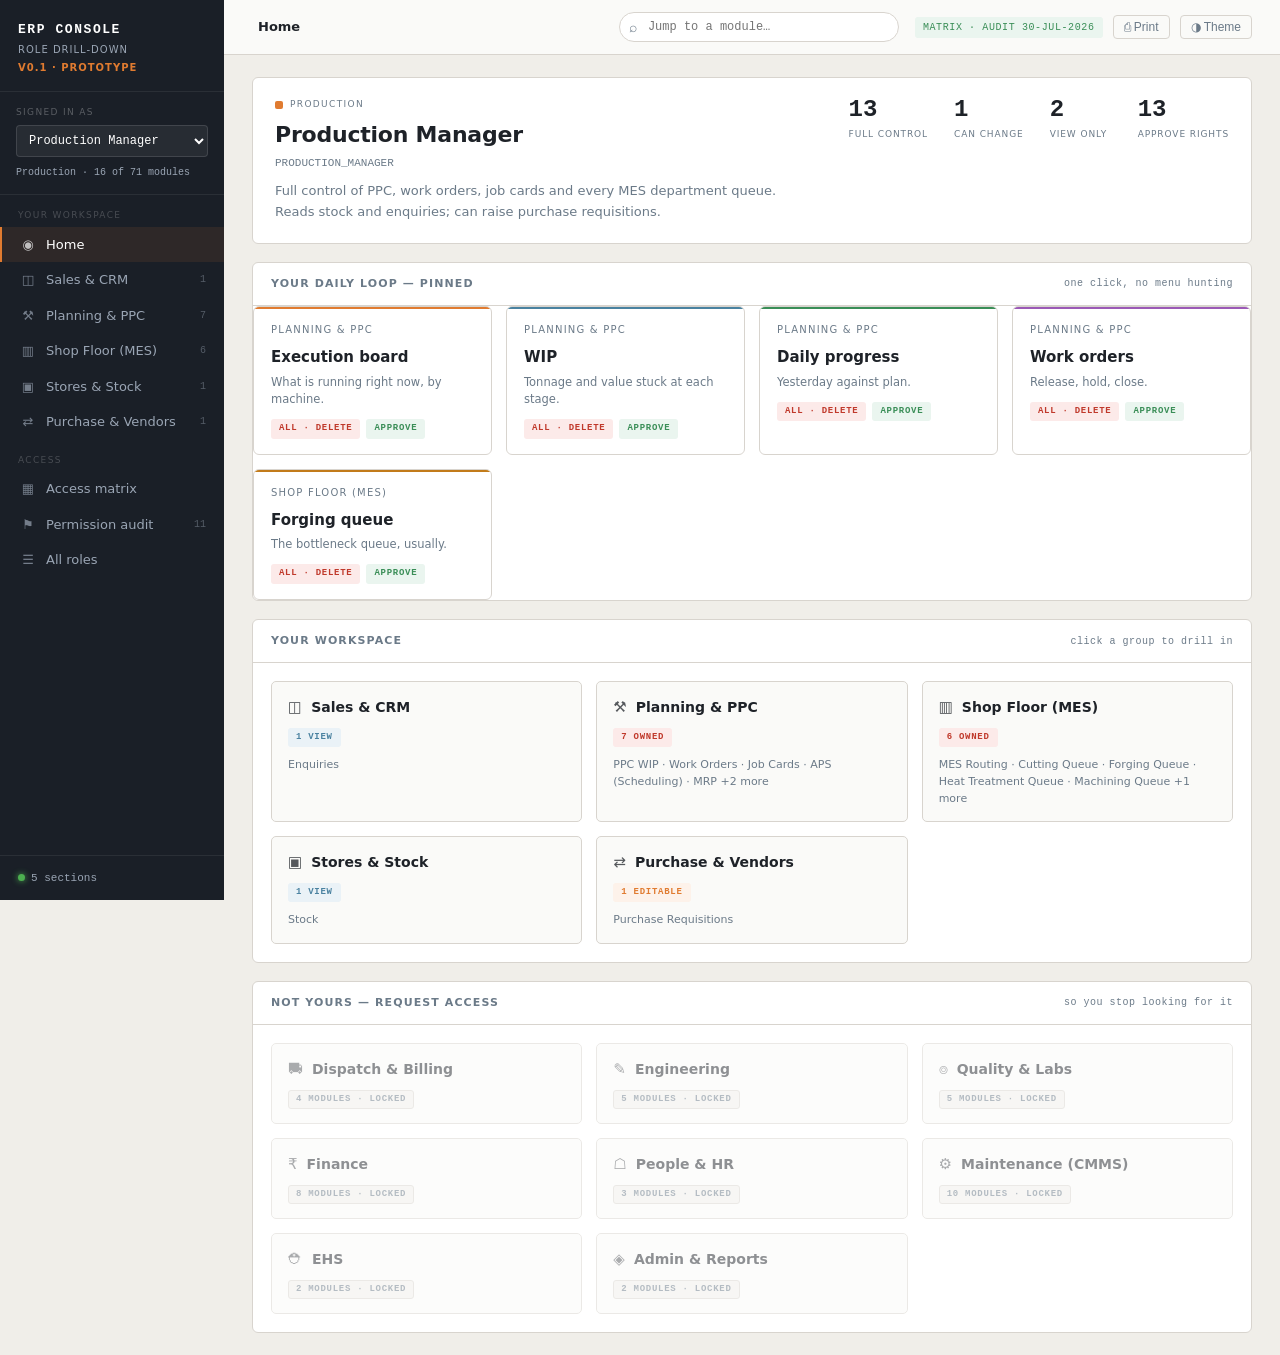
<file: Role_Drilldown_Dashboard.html>
<!doctype html>
<html lang="en">
<meta charset="utf-8">
<meta name="viewport" content="width=device-width, initial-scale=1">
<title>ERP — Role Drill-Down Console</title>
<style>
  :root {
    --bg: #F0EEE9;
    --surface: #FAFAF8;
    --surface-2: #FFFFFF;
    --border: #D8D4CE;
    --text: #1E2228;
    --text-muted: #6B7A88;
    --accent: #E07B30;
    --accent-bg: #FDF2EA;
    --steel: #4A82A0;
    --steel-bg: #EAF2F7;
    --good: #3A8E57;
    --good-bg: #EAF5EF;
    --warn: #C27B1A;
    --warn-bg: #FBF3E3;
    --crit: #C0392B;
    --crit-bg: #FCEAE9;
    --sidebar-bg: #1A1F27;
    --sidebar-text: #9AA5B4;
    --sidebar-active: #E07B30;
    --mono: ui-monospace, 'SF Mono', 'Cascadia Code', 'JetBrains Mono', 'Courier New', monospace;
  }
  @media (prefers-color-scheme: dark) {
    :root {
      --bg: #16191E; --surface: #1E2228; --surface-2: #252B33; --border: #2E3540;
      --text: #CDD5DF; --text-muted: #7A8799;
      --accent: #E07B30; --accent-bg: #2C1F0E;
      --steel: #5B90AA; --steel-bg: #0E1F2C;
      --good: #4CAF50; --good-bg: #0D2012;
      --warn: #F5A623; --warn-bg: #231800;
      --crit: #E53935; --crit-bg: #250808;
      --sidebar-bg: #0F1318; --sidebar-text: #7A8799; --sidebar-active: #E07B30;
    }
  }
  :root[data-theme="dark"] {
    --bg: #16191E; --surface: #1E2228; --surface-2: #252B33; --border: #2E3540;
    --text: #CDD5DF; --text-muted: #7A8799;
    --accent: #E07B30; --accent-bg: #2C1F0E;
    --steel: #5B90AA; --steel-bg: #0E1F2C;
    --good: #4CAF50; --good-bg: #0D2012;
    --warn: #F5A623; --warn-bg: #231800;
    --crit: #E53935; --crit-bg: #250808;
    --sidebar-bg: #0F1318; --sidebar-text: #7A8799; --sidebar-active: #E07B30;
  }
  :root[data-theme="light"] {
    --bg: #F0EEE9; --surface: #FAFAF8; --surface-2: #FFFFFF; --border: #D8D4CE;
    --text: #1E2228; --text-muted: #6B7A88;
    --accent: #E07B30; --accent-bg: #FDF2EA;
    --steel: #4A82A0; --steel-bg: #EAF2F7;
    --good: #3A8E57; --good-bg: #EAF5EF;
    --warn: #C27B1A; --warn-bg: #FBF3E3;
    --crit: #C0392B; --crit-bg: #FCEAE9;
    --sidebar-bg: #1A1F27; --sidebar-text: #9AA5B4; --sidebar-active: #E07B30;
  }

  *, *::before, *::after { box-sizing: border-box; margin: 0; padding: 0; }

  body {
    font-family: system-ui, -apple-system, 'Segoe UI', sans-serif;
    background: var(--bg); color: var(--text);
    display: flex; min-height: 100vh; font-size: 14px; line-height: 1.5;
  }

  /* ── Sidebar ── */
  .sidebar {
    width: 224px; flex-shrink: 0; background: var(--sidebar-bg);
    display: flex; flex-direction: column;
    position: sticky; top: 0; height: 100vh; overflow-y: auto;
  }
  .sidebar-logo { padding: 20px 18px 16px; border-bottom: 1px solid rgba(255,255,255,0.07); }
  .sidebar-logo .wordmark {
    font-family: var(--mono); font-size: 13px; font-weight: bold;
    letter-spacing: 0.12em; color: #FFF; text-transform: uppercase;
  }
  .sidebar-logo .sub { font-size: 10px; letter-spacing: 0.1em; color: var(--sidebar-text); text-transform: uppercase; margin-top: 2px; }

  .role-switch { padding: 14px 16px; border-bottom: 1px solid rgba(255,255,255,0.07); }
  .role-switch label { display: block; font-size: 9px; letter-spacing: 0.15em; text-transform: uppercase; color: rgba(255,255,255,0.28); margin-bottom: 6px; }
  .role-switch select {
    width: 100%; background: rgba(255,255,255,0.06); color: #fff; border: 1px solid rgba(255,255,255,0.12);
    border-radius: 4px; padding: 7px 8px; font-size: 12px; font-family: var(--mono); outline: none; cursor: pointer;
  }
  .role-switch select:focus { border-color: var(--sidebar-active); }
  .role-switch option { background: #1A1F27; color: #fff; }
  .role-switch .who { margin-top: 8px; font-size: 10px; color: var(--sidebar-text); font-family: var(--mono); line-height: 1.5; }

  .sidebar-section { padding: 14px 18px 4px; font-size: 9px; letter-spacing: 0.15em; text-transform: uppercase; color: rgba(255,255,255,0.2); }
  .nav-item {
    display: flex; align-items: center; gap: 10px; padding: 8px 18px; cursor: pointer;
    border-left: 2px solid transparent; transition: all 0.15s; color: var(--sidebar-text); font-size: 13px;
  }
  .nav-item:hover { background: rgba(255,255,255,0.04); color: #fff; }
  .nav-item.active { border-left-color: var(--sidebar-active); color: #fff; background: rgba(224,123,48,0.1); }
  .nav-item .icon { width: 16px; text-align: center; font-style: normal; opacity: 0.7; flex-shrink: 0; }
  .nav-item .nav-count { margin-left: auto; font-family: var(--mono); font-size: 10px; opacity: 0.45; }
  .nav-empty { padding: 8px 18px; font-size: 11px; color: rgba(255,255,255,0.25); font-style: italic; }
  .sidebar-footer {
    margin-top: auto; padding: 14px 18px; border-top: 1px solid rgba(255,255,255,0.07);
    display: flex; align-items: center; justify-content: space-between;
  }
  .db-status { display: flex; align-items: center; gap: 6px; font-size: 11px; color: var(--sidebar-text); font-family: var(--mono); }
  .db-dot { width: 7px; height: 7px; border-radius: 50%; background: #4CAF50; box-shadow: 0 0 6px #4CAF50; }

  /* ── Main ── */
  .main { flex: 1; min-width: 0; display: flex; flex-direction: column; }
  .topbar {
    padding: 12px 28px; background: var(--surface); border-bottom: 1px solid var(--border);
    display: flex; align-items: center; justify-content: space-between; gap: 16px;
  }
  .breadcrumb { display: flex; align-items: center; gap: 6px; font-size: 13px; min-width: 0; flex-wrap: wrap; flex: 1; }
  .crumb { color: var(--text-muted); cursor: pointer; padding: 2px 6px; border-radius: 4px; transition: all 0.12s; white-space: nowrap; }
  .crumb:hover { color: var(--accent); background: var(--accent-bg); }
  .crumb.current { color: var(--text); font-weight: 600; cursor: default; }
  .crumb.current:hover { background: none; }
  .crumb-sep { color: var(--text-muted); opacity: 0.4; font-size: 11px; }
  .topbar-right { display: flex; align-items: center; gap: 10px; flex-shrink: 0; }
  .back-btn {
    background: none; border: 1px solid var(--border); color: var(--text-muted);
    padding: 4px 10px; border-radius: 4px; cursor: pointer; font-size: 12px; transition: all 0.15s; white-space: nowrap;
  }
  .back-btn:hover { border-color: var(--accent); color: var(--accent); }
  .theme-toggle {
    background: none; border: 1px solid var(--border); color: var(--text-muted);
    padding: 4px 10px; border-radius: 4px; cursor: pointer; font-size: 12px; transition: all 0.15s;
  }
  .theme-toggle:hover { border-color: var(--accent); color: var(--accent); }
  .sync-badge {
    font-family: var(--mono); font-size: 10px; letter-spacing: 0.06em;
    background: var(--good-bg); color: var(--good); padding: 3px 8px; border-radius: 3px; text-transform: uppercase;
  }

  /* ── Module search ── */
  .mod-search { position: relative; flex: 0 1 280px; min-width: 160px; }
  .mod-search input {
    width: 100%; font-family: var(--mono); font-size: 12px; padding: 7px 10px 7px 28px;
    border: 1px solid var(--border); border-radius: 16px; background: var(--surface-2);
    color: var(--text); outline: none; transition: border-color 0.13s;
  }
  .mod-search input:focus { border-color: var(--accent); }
  .mod-search::before { content: '⌕'; position: absolute; left: 10px; top: 50%; transform: translateY(-50%); color: var(--text-muted); font-size: 14px; pointer-events: none; }
  .mod-search-results {
    position: absolute; top: calc(100% + 6px); right: 0; min-width: 330px; max-width: 90vw; max-height: 60vh; overflow-y: auto;
    background: var(--surface-2); border: 1px solid var(--border); border-radius: 6px;
    box-shadow: 0 8px 24px rgba(0,0,0,0.18); z-index: 50; display: none;
  }
  .mod-search-results.open { display: block; }
  .mod-hit { display: flex; align-items: center; gap: 10px; padding: 8px 12px; cursor: pointer; border-bottom: 1px solid var(--border); font-size: 12px; }
  .mod-hit:last-child { border-bottom: none; }
  .mod-hit:hover, .mod-hit.sel { background: var(--accent-bg); }
  .mod-hit .h-name { flex: 1; overflow: hidden; text-overflow: ellipsis; white-space: nowrap; }
  .mod-hit .h-grp { font-family: var(--mono); font-size: 10px; color: var(--text-muted); }
  .mod-none { padding: 10px 12px; font-size: 12px; color: var(--text-muted); }

  .content { padding: 22px 28px; display: flex; flex-direction: column; gap: 18px; }
  .view { display: none; flex-direction: column; gap: 18px; }
  .view.active { display: flex; animation: fadeIn 0.25s ease; }
  @keyframes fadeIn { from { opacity: 0; transform: translateY(6px); } to { opacity: 1; transform: none; } }
  @media (prefers-reduced-motion: reduce) { .view.active { animation: none; } }

  /* ── Role hero ── */
  .hero { background: var(--surface-2); border: 1px solid var(--border); border-radius: 6px; padding: 20px 22px; display: flex; gap: 22px; flex-wrap: wrap; align-items: flex-start; }
  .hero-main { flex: 1; min-width: 260px; }
  .hero-band { font-size: 9px; letter-spacing: 0.15em; text-transform: uppercase; color: var(--text-muted); display: flex; align-items: center; gap: 7px; }
  .hero-name { font-size: 22px; font-weight: 700; margin: 6px 0 4px; letter-spacing: -0.01em; }
  .hero-key { font-family: var(--mono); font-size: 11px; color: var(--text-muted); }
  .hero-remit { margin-top: 10px; font-size: 13px; color: var(--text-muted); max-width: 62ch; line-height: 1.6; }
  .hero-stats { display: flex; gap: 26px; flex-wrap: wrap; }
  .hero-stat { min-width: 62px; }
  .hero-stat .n { font-family: var(--mono); font-size: 24px; font-weight: 700; line-height: 1; font-variant-numeric: tabular-nums; }
  .hero-stat .l { font-size: 9px; letter-spacing: 0.1em; text-transform: uppercase; color: var(--text-muted); margin-top: 6px; }

  /* ── Pinned action tiles ── */
  .pin-grid { display: grid; grid-template-columns: repeat(auto-fill, minmax(230px, 1fr)); gap: 14px; }
  .pin-card {
    background: var(--surface-2); border: 1px solid var(--border); border-radius: 6px;
    padding: 15px 17px; position: relative; overflow: hidden; cursor: pointer; transition: all 0.15s;
  }
  .pin-card:hover { border-color: var(--accent); transform: translateY(-1px); box-shadow: 0 3px 12px rgba(0,0,0,0.08); }
  .pin-card::after { content: ''; position: absolute; top: 0; left: 0; right: 0; height: 2px; background: var(--pin-accent, var(--accent)); }
  .pin-top { font-size: 10px; letter-spacing: 0.12em; text-transform: uppercase; color: var(--text-muted); display: flex; justify-content: space-between; gap: 8px; }
  .pin-drill { color: var(--accent); opacity: 0; transition: opacity 0.15s; }
  .pin-card:hover .pin-drill { opacity: 1; }
  .pin-title { font-size: 15px; font-weight: 600; margin: 9px 0 5px; }
  .pin-hint { font-size: 11.5px; color: var(--text-muted); line-height: 1.5; }
  .pin-foot { margin-top: 11px; display: flex; align-items: center; gap: 6px; flex-wrap: wrap; }

  /* ── Cards ── */
  .card { background: var(--surface-2); border: 1px solid var(--border); border-radius: 6px; overflow: hidden; }
  .card-header { padding: 13px 18px; border-bottom: 1px solid var(--border); display: flex; align-items: center; justify-content: space-between; gap: 12px; flex-wrap: wrap; }
  .card-title { font-size: 11px; font-weight: 600; letter-spacing: 0.1em; text-transform: uppercase; color: var(--text-muted); }
  .card-body { padding: 18px; }
  .card-note { font-size: 10px; font-family: var(--mono); color: var(--text-muted); letter-spacing: 0.05em; }

  /* ── Group grid ── */
  .grp-grid { display: grid; grid-template-columns: repeat(auto-fill, minmax(250px, 1fr)); gap: 14px; padding: 18px; }
  .grp-card { border: 1px solid var(--border); border-radius: 5px; padding: 14px 16px; cursor: pointer; transition: all 0.15s; background: var(--surface); }
  .grp-card:hover { border-color: var(--accent); background: var(--accent-bg); }
  .grp-card.locked { opacity: 0.5; cursor: not-allowed; }
  .grp-card.locked:hover { border-color: var(--border); background: var(--surface); }
  .grp-head { display: flex; align-items: center; gap: 9px; }
  .grp-icon { font-style: normal; font-size: 15px; opacity: 0.75; }
  .grp-name { font-size: 14px; font-weight: 600; }
  .grp-meta { margin-top: 9px; display: flex; gap: 6px; flex-wrap: wrap; }
  .grp-mods { margin-top: 9px; font-size: 11px; color: var(--text-muted); line-height: 1.55; }

  /* ── Permission chips ── */
  .chip {
    font-size: 9px; letter-spacing: 0.08em; text-transform: uppercase;
    padding: 2px 7px; border-radius: 3px; font-weight: 700; font-family: var(--mono); white-space: nowrap;
    border: 1px solid transparent;
  }
  .chip-all    { background: var(--crit-bg); color: var(--crit); }
  .chip-edit   { background: var(--accent-bg); color: var(--accent); }
  .chip-create { background: var(--warn-bg); color: var(--warn); }
  .chip-view   { background: var(--steel-bg); color: var(--steel); }
  .chip-approve{ background: var(--good-bg); color: var(--good); }
  .chip-none   { background: var(--bg); color: var(--text-muted); border-color: var(--border); }
  .chip-scope  { background: var(--bg); color: var(--text-muted); border-color: var(--border); text-transform: none; letter-spacing: 0.04em; }

  .sev {
    font-size: 9px; letter-spacing: 0.08em; text-transform: uppercase; padding: 2px 7px; border-radius: 3px;
    font-weight: 700; font-family: var(--mono); white-space: nowrap;
    flex-shrink: 0; min-width: 96px; text-align: center; align-self: flex-start; margin-top: 2px;
  }
  .mod-row .sev, .grp-meta .sev { min-width: 0; margin-top: 0; }
  .sev-bug  { background: var(--crit-bg); color: var(--crit); }
  .sev-risk { background: var(--crit-bg); color: var(--crit); }
  .sev-gap  { background: var(--warn-bg); color: var(--warn); }
  .sev-over { background: var(--warn-bg); color: var(--warn); }
  .sev-open { background: var(--steel-bg); color: var(--steel); }

  /* ── Module list rows ── */
  .mod-row {
    display: flex; align-items: center; gap: 12px; padding: 11px 18px;
    border-bottom: 1px solid var(--border); cursor: pointer; transition: background 0.1s;
  }
  .mod-row:last-child { border-bottom: none; }
  .mod-row:hover { background: var(--accent-bg); }
  .mod-row.locked { cursor: default; opacity: 0.55; }
  .mod-row.locked:hover { background: none; }
  .mod-row .m-name { flex: 1; min-width: 0; }
  .mod-row .m-title { font-size: 13.5px; font-weight: 500; }
  .mod-row .m-desc { font-size: 11px; color: var(--text-muted); margin-top: 2px; }
  .mod-row .m-key { font-family: var(--mono); font-size: 10px; color: var(--text-muted); }
  .mod-row .m-chips { display: flex; gap: 5px; flex-wrap: wrap; justify-content: flex-end; flex-shrink: 0; }

  /* ── Action checklist ── */
  .act-list { display: flex; flex-direction: column; gap: 2px; padding: 14px 18px; }
  .act { display: flex; align-items: flex-start; gap: 10px; padding: 7px 0; font-size: 13px; }
  .act .tick { font-family: var(--mono); width: 16px; flex-shrink: 0; font-weight: 700; }
  .act.yes .tick { color: var(--good); }
  .act.no  { color: var(--text-muted); }
  .act.no .tick { color: var(--crit); opacity: 0.6; }
  .act .a-desc { font-size: 11px; color: var(--text-muted); margin-top: 1px; }

  .flag-list { display: flex; flex-direction: column; }
  .flag {
    display: flex; gap: 12px; padding: 13px 18px; border-bottom: 1px solid var(--border);
    cursor: pointer; transition: background 0.1s; align-items: flex-start;
  }
  .flag:last-child { border-bottom: none; }
  .flag:hover { background: var(--accent-bg); }
  .flag-body { flex: 1; min-width: 0; }
  .flag-title { font-size: 13.5px; font-weight: 600; }
  .flag-detail { font-size: 12px; color: var(--text-muted); margin-top: 4px; line-height: 1.55; }
  .flag-fix { font-size: 12px; margin-top: 6px; color: var(--good); }
  .flag-fix::before { content: '→ '; }
  .flag-where { font-family: var(--mono); font-size: 10px; color: var(--text-muted); margin-top: 6px; }

  /* ── Tables / matrix ── */
  .table-wrap { overflow-x: auto; }
  table { width: 100%; border-collapse: collapse; font-size: 12px; font-variant-numeric: tabular-nums; }
  th {
    font-size: 9px; letter-spacing: 0.1em; text-transform: uppercase; color: var(--text-muted);
    padding: 8px 10px; border-bottom: 1px solid var(--border); text-align: left;
    font-weight: 600; white-space: nowrap; background: var(--surface); position: sticky; top: 0; z-index: 2;
  }
  td { padding: 7px 10px; border-bottom: 1px solid var(--border); color: var(--text); white-space: nowrap; }
  tr:last-child td { border-bottom: none; }
  .matrix th.rot { writing-mode: vertical-rl; transform: rotate(180deg); height: 168px; vertical-align: bottom; padding: 8px 4px; text-align: left; }
  .matrix td.mcell { text-align: center; padding: 4px; cursor: pointer; }
  .matrix td.mcell:hover { outline: 2px solid var(--accent); outline-offset: -2px; }
  .matrix td.rowhead { position: sticky; left: 0; background: var(--surface-2); z-index: 1; font-weight: 500; cursor: pointer; }
  .matrix td.rowhead:hover { color: var(--accent); }
  .matrix th.corner { position: sticky; left: 0; z-index: 3; }
  .lvl { display: inline-block; width: 22px; height: 16px; line-height: 16px; border-radius: 3px; font-family: var(--mono); font-size: 9px; font-weight: 700; }
  .lvl-4 { background: var(--crit-bg); color: var(--crit); }
  .lvl-3 { background: var(--accent-bg); color: var(--accent); }
  .lvl-2 { background: var(--warn-bg); color: var(--warn); }
  .lvl-1 { background: var(--steel-bg); color: var(--steel); }
  .lvl-0 { background: transparent; color: var(--border); }
  .lvl-a { box-shadow: inset 0 -2px 0 var(--good); }

  /* ── Filter pills ── */
  .filter-bar { display: flex; gap: 8px; flex-wrap: wrap; align-items: center; padding: 12px 18px; border-bottom: 1px solid var(--border); }
  .filter-pill {
    font-size: 11px; font-family: var(--mono); padding: 4px 12px; border-radius: 14px;
    border: 1px solid var(--border); background: var(--surface-2); color: var(--text-muted);
    cursor: pointer; transition: all 0.13s;
  }
  .filter-pill:hover { border-color: var(--accent); color: var(--accent); }
  .filter-pill.on { background: var(--accent); border-color: var(--accent); color: #fff; }

  .legend-bar { display: flex; gap: 14px; flex-wrap: wrap; padding: 11px 18px; border-top: 1px solid var(--border); font-size: 11px; color: var(--text-muted); align-items: center; }
  .legend-bar .li { display: flex; align-items: center; gap: 6px; }

  .empty { padding: 34px 18px; text-align: center; color: var(--text-muted); font-size: 13px; }
  .note {
    padding: 12px 16px; border-radius: 5px; background: var(--warn-bg); color: var(--warn);
    font-size: 12px; line-height: 1.6; border: 1px solid rgba(0,0,0,0.05);
  }
  .note b { color: inherit; }
  .note.info { background: var(--steel-bg); color: var(--steel); }

  .peer-list { display: flex; flex-wrap: wrap; gap: 7px; padding: 14px 18px; }
  .peer {
    display: flex; align-items: center; gap: 7px; border: 1px solid var(--border); border-radius: 14px;
    padding: 4px 11px; font-size: 11.5px; cursor: pointer; transition: all 0.13s; background: var(--surface);
  }
  .peer:hover { border-color: var(--accent); color: var(--accent); }
  .peer.self { border-color: var(--accent); background: var(--accent-bg); color: var(--accent); font-weight: 600; }

  .mobile-nav, .mobile-role { display: none; }

  @media (max-width: 900px) {
    body { display: block; }
    .sidebar { display: none; }
    .mobile-nav {
      display: flex; gap: 4px; overflow-x: auto; padding: 10px 14px;
      background: var(--sidebar-bg); position: sticky; top: 0; z-index: 40;
    }
    .mobile-nav .nav-item { border-left: none; border-bottom: 2px solid transparent; padding: 6px 11px; white-space: nowrap; font-size: 12px; border-radius: 4px; }
    .mobile-nav .nav-item.active { border-bottom-color: var(--sidebar-active); }
    .mobile-role { display: block; padding: 10px 14px 12px; background: var(--sidebar-bg); }
    .mobile-role select {
      width: 100%; background: rgba(255,255,255,0.06); color: #fff; border: 1px solid rgba(255,255,255,0.12);
      border-radius: 4px; padding: 8px; font-size: 13px; font-family: var(--mono);
    }
    .mobile-role option { background: #1A1F27; }
    .topbar { padding: 10px 14px; flex-wrap: wrap; }
    .content { padding: 16px 14px; }
    .hero { padding: 16px; }
    .hero-stats { gap: 18px; }
    .mod-search { flex-basis: 100%; order: 3; }
    .mod-search-results { left: 0; right: auto; min-width: 100%; }
  }

  @media print {
    body { display: block; background: #fff; }
    .sidebar, .mobile-nav, .mobile-role, .topbar-right, .no-print, .filter-bar { display: none !important; }
    .view { display: none !important; }
    .view.active { display: block !important; }
    .card, .hero, .pin-card { break-inside: avoid; box-shadow: none; }
  }
</style>

<div class="sidebar no-print">
  <div class="sidebar-logo">
    <div class="wordmark">ERP Console</div>
    <div class="sub">Role drill-down</div>
    <div class="sub" style="margin-top:3px;font-weight:700;color:var(--sidebar-active)">v0.1 · prototype</div>
  </div>
  <div class="role-switch">
    <label for="roleSelect">Signed in as</label>
    <select id="roleSelect"></select>
    <div class="who" id="roleWho"></div>
  </div>
  <div id="sidebarNav"></div>
  <div class="sidebar-footer">
    <div class="db-status"><div class="db-dot"></div><span id="fitBadge">—</span></div>
  </div>
</div>

<div class="main">
  <div class="mobile-role no-print">
    <select id="roleSelectMobile"></select>
  </div>
  <div class="mobile-nav no-print" id="mobileNav"></div>

  <div class="topbar">
    <button id="globalBackBtn" class="back-btn no-print" onclick="back()" style="display:none" title="Back (Alt+Left)">← Back</button>
    <div class="breadcrumb" id="breadcrumb"></div>
    <div class="mod-search no-print">
      <input id="modSearch" placeholder="Jump to a module…" autocomplete="off" aria-label="Search modules">
      <div class="mod-search-results" id="modSearchResults"></div>
    </div>
    <div class="topbar-right no-print">
      <div class="sync-badge" id="srcBadge" title="Where this matrix came from">matrix · audit 30-Jul-2026</div>
      <button class="theme-toggle" onclick="window.print()">⎙ Print</button>
      <button class="theme-toggle" onclick="toggleTheme()">◑ Theme</button>
    </div>
  </div>

  <div class="content">

    <!-- ═══ VIEW: Role home ═══ -->
    <div class="view active" id="view-home">
      <div class="hero">
        <div class="hero-main">
          <div class="hero-band" id="homeBand"></div>
          <div class="hero-name" id="homeName"></div>
          <div class="hero-key" id="homeKey"></div>
          <div class="hero-remit" id="homeRemit"></div>
        </div>
        <div class="hero-stats" id="homeStats"></div>
      </div>

      <div class="card" id="pinCard">
        <div class="card-header">
          <span class="card-title">Your daily loop — pinned</span>
          <span class="card-note">one click, no menu hunting</span>
        </div>
        <div class="pin-grid" id="pinGrid"></div>
      </div>

      <div class="card">
        <div class="card-header">
          <span class="card-title">Your workspace</span>
          <span class="card-note">click a group to drill in</span>
        </div>
        <div class="grp-grid" id="homeGroups"></div>
      </div>

      <div class="card" id="homeFlagsCard">
        <div class="card-header">
          <span class="card-title">Watch-outs on this role</span>
          <span class="card-note" id="homeFlagCount"></span>
        </div>
        <div class="flag-list" id="homeFlags"></div>
      </div>

      <div class="card" id="homeLockedCard">
        <div class="card-header">
          <span class="card-title">Not yours — request access</span>
          <span class="card-note">so you stop looking for it</span>
        </div>
        <div class="grp-grid" id="homeLocked"></div>
      </div>
    </div>

    <!-- ═══ VIEW: Group ═══ -->
    <div class="view" id="view-group">
      <div class="card">
        <div class="card-header">
          <span class="card-title" id="grpTitle"></span>
          <span class="card-note" id="grpNote"></span>
        </div>
        <div id="grpMods"></div>
      </div>
    </div>

    <!-- ═══ VIEW: Module ═══ -->
    <div class="view" id="view-module">
      <div class="hero">
        <div class="hero-main">
          <div class="hero-band" id="modBand"></div>
          <div class="hero-name" id="modName"></div>
          <div class="hero-key" id="modKey"></div>
          <div class="hero-remit" id="modDesc"></div>
        </div>
        <div class="hero-stats" id="modChips" style="align-self:center"></div>
      </div>

      <div class="card">
        <div class="card-header">
          <span class="card-title">What you can do here</span>
          <span class="card-note" id="modLevelNote"></span>
        </div>
        <div class="act-list" id="modActions"></div>
      </div>

      <div class="card" id="modFlagCard">
        <div class="card-header"><span class="card-title">Flags on this module</span></div>
        <div class="flag-list" id="modFlags"></div>
      </div>

      <div class="card">
        <div class="card-header">
          <span class="card-title">Who else touches this</span>
          <span class="card-note">click a role to view its console</span>
        </div>
        <div class="peer-list" id="modPeers"></div>
      </div>

      <div class="card" id="modNextCard">
        <div class="card-header">
          <span class="card-title">Where you usually go next</span>
          <span class="card-note">same group, still yours</span>
        </div>
        <div id="modNext"></div>
      </div>
    </div>

    <!-- ═══ VIEW: Matrix ═══ -->
    <div class="view" id="view-matrix">
      <div class="card">
        <div class="card-header">
          <span class="card-title">Access matrix — all roles</span>
          <span class="card-note" id="matrixNote"></span>
        </div>
        <div class="filter-bar no-print" id="matrixFilters"></div>
        <div class="table-wrap" id="matrixWrap"></div>
        <div class="legend-bar">
          <div class="li"><span class="lvl lvl-4">A</span> all (incl. delete)</div>
          <div class="li"><span class="lvl lvl-3">E</span> view + create + edit</div>
          <div class="li"><span class="lvl lvl-2">C</span> view + create</div>
          <div class="li"><span class="lvl lvl-1">V</span> view only</div>
          <div class="li"><span class="lvl lvl-1 lvl-a">V</span> underline = approve right</div>
          <div class="li"><span class="lvl lvl-0">·</span> no access</div>
        </div>
      </div>
    </div>

    <!-- ═══ VIEW: Audit ═══ -->
    <div class="view" id="view-audit">
      <div class="note" id="auditIntro"></div>
      <div class="card">
        <div class="card-header">
          <span class="card-title">Open issues</span>
          <span class="card-note" id="auditCount"></span>
        </div>
        <div class="filter-bar no-print" id="auditFilters"></div>
        <div class="flag-list" id="auditList"></div>
      </div>
    </div>

    <!-- ═══ VIEW: Roles directory ═══ -->
    <div class="view" id="view-roles">
      <div class="card">
        <div class="card-header">
          <span class="card-title">All roles</span>
          <span class="card-note">click to open that role's console</span>
        </div>
        <div class="table-wrap">
          <table id="rolesTable"></table>
        </div>
      </div>
    </div>

  </div>
</div>

<script>
// ══════════════════════════════════════════════════════════════════════════
//  DATA — transcribed from the 30-Jul-2026 permissions audit of
//  shared/permissions.ts. This block is the ONLY thing that needs to change
//  when the real permission file changes: regenerate ROLES[].perms from
//  shared/permissions.ts and everything below re-renders.
//
//  Levels:  0 none · 1 view · 2 view+create · 3 view+create+edit · 4 all(+delete)
//  Suffix 'a' on a level string adds an APPROVE right, e.g. '1a' = view + approve.
//  'ALL' in the source implies approve as well, so level 4 always carries it.
// ══════════════════════════════════════════════════════════════════════════

const GROUPS = [
  { key:'sales',    label:'Sales & CRM',        icon:'◫' },
  { key:'dispatch', label:'Dispatch & Billing', icon:'⛟' },
  { key:'ppc',      label:'Planning & PPC',     icon:'⚒' },
  { key:'mes',      label:'Shop Floor (MES)',   icon:'▥' },
  { key:'eng',      label:'Engineering',        icon:'✎' },
  { key:'quality',  label:'Quality & Labs',     icon:'⌾' },
  { key:'stores',   label:'Stores & Stock',     icon:'▣' },
  { key:'purchase', label:'Purchase & Vendors', icon:'⇄' },
  { key:'finance',  label:'Finance',            icon:'₹' },
  { key:'hr',       label:'People & HR',        icon:'☖' },
  { key:'cmms',     label:'Maintenance (CMMS)', icon:'⚙' },
  { key:'ehs',      label:'EHS',                icon:'⛑' },
  { key:'admin',    label:'Admin & Reports',    icon:'◈' },
];

const MODULES = [
  // Sales & CRM
  { key:'PARTIES',        g:'sales',    label:'Parties',              desc:'Customer & vendor master records' },
  { key:'ENQUIRIES',      g:'sales',    label:'Enquiries',            desc:'Incoming RFQs from customers' },
  { key:'QUOTATIONS',     g:'sales',    label:'Quotations',           desc:'Priced offers against enquiries' },
  { key:'SALES_ORDERS',   g:'sales',    label:'Sales Orders',         desc:'Confirmed customer orders' },
  { key:'PO_BOOKING',     g:'sales',    label:'PO Booking',           desc:'Booking customer POs into the order book' },
  { key:'CRM',            g:'sales',    label:'CRM',                  desc:'Leads, follow-ups, customer activity' },
  { key:'COMPLAINTS',     g:'sales',    label:'Customer Complaints',  desc:'Field complaints and 8D responses' },
  // Dispatch & Billing
  { key:'DISPATCHES',     g:'dispatch', label:'Dispatches',           desc:'Despatch notes and outward gate passes' },
  { key:'INVOICES',       g:'dispatch', label:'Invoices',             desc:'Tax invoices raised against dispatches' },
  { key:'CREDIT_NOTES',   g:'dispatch', label:'Credit Notes',         desc:'Rate/quantity/return adjustments' },
  { key:'E_WAY_BILLS',    g:'dispatch', label:'E-Way Bills',          desc:'Statutory transport documents' },
  // Planning & PPC
  { key:'PPC_WIP',        g:'ppc',      label:'PPC WIP',              desc:'Work in progress across stages' },
  { key:'WORK_ORDERS',    g:'ppc',      label:'Work Orders',          desc:'Released manufacturing orders' },
  { key:'JOB_CARDS',      g:'ppc',      label:'Job Cards',            desc:'Per-JC routing and stage history' },
  { key:'APS',            g:'ppc',      label:'APS (Scheduling)',     desc:'Advanced planning & scheduling' },
  { key:'MRP',            g:'ppc',      label:'MRP',                  desc:'Material requirement planning runs' },
  { key:'EXECUTION_BOARD',g:'ppc',      label:'Execution Board',      desc:'Live shop-floor execution status' },
  { key:'DAILY_PROGRESS', g:'ppc',      label:'Daily Progress',       desc:'Day-wise output against plan' },
  // MES
  { key:'MES_ROUTING',    g:'mes',      label:'MES Routing',          desc:'Operation routing definitions' },
  { key:'MES_CUTTING',    g:'mes',      label:'Cutting Queue',        desc:'Bar cutting department queue' },
  { key:'MES_FORGING',    g:'mes',      label:'Forging Queue',        desc:'Hammer/press department queue' },
  { key:'MES_HEAT_TREAT', g:'mes',      label:'Heat Treatment Queue', desc:'Furnace cycles and charge queue' },
  { key:'MES_MACHINING',  g:'mes',      label:'Machining Queue',      desc:'Machining department queue' },
  { key:'MES_FINISHING',  g:'mes',      label:'Finishing Queue',      desc:'Shot blast, paint, final dressing' },
  // Engineering
  { key:'PRODUCTS',       g:'eng',      label:'Products',             desc:'Part master, drawings, revisions' },
  { key:'PROCESS_WORKSPACE',g:'eng',    label:'Process Workspace',    desc:'Process sheets and method design' },
  { key:'TOOLING',        g:'eng',      label:'Tooling',              desc:'Dies, punches, fixtures register' },
  { key:'DIE_REPAIRS',    g:'eng',      label:'Die Repairs',          desc:'Die repair jobs and life tracking' },
  { key:'GRADES',         g:'eng',      label:'Material Grades',      desc:'Steel grade chemistry specs' },
  // Quality & Labs
  { key:'INSPECTIONS',    g:'quality',  label:'Inspections',          desc:'In-process and final inspection records' },
  { key:'NCR',            g:'quality',  label:'NCR',                  desc:'Non-conformance reports and dispositions' },
  { key:'TEST_CERTIFICATES',g:'quality',label:'Test Certificates',    desc:'Mill TCs and in-house test reports' },
  { key:'CALIBRATION',    g:'quality',  label:'Calibration',          desc:'Instrument calibration schedule' },
  { key:'HEAT_NUMBERS',   g:'quality',  label:'Heat Numbers',         desc:'Heat/lot traceability records' },
  // Stores & Stock
  { key:'STOCK',          g:'stores',   label:'Stock',                desc:'RM, WIP and finished stock balances' },
  { key:'GRN',            g:'stores',   label:'GRN',                  desc:'Goods receipt against POs' },
  { key:'WAREHOUSES',     g:'stores',   label:'Warehouses',           desc:'Locations, bins, stock transfers' },
  { key:'CONSUMABLES',    g:'stores',   label:'Consumables',          desc:'Consumable issue and reorder' },
  // Purchase & Vendors
  { key:'PURCHASE_ORDERS',g:'purchase', label:'Purchase Orders',      desc:'Buying orders on suppliers' },
  { key:'PURCHASE_REQUISITIONS',g:'purchase',label:'Purchase Requisitions',desc:'Internal requests to buy' },
  { key:'RFQ',            g:'purchase', label:'RFQ',                  desc:'Supplier quote requests & comparison' },
  { key:'SUPPLIER_INVOICES',g:'purchase',label:'Supplier Invoices',   desc:'Inward bills for 3-way match' },
  { key:'JOB_WORK',       g:'purchase', label:'Job Work',             desc:'Outward job work challans' },
  { key:'SUBCONTRACTORS', g:'purchase', label:'Subcontractors',       desc:'Subcontractor register & jobs' },
  { key:'RATE_CONTRACTS', g:'purchase', label:'Rate Contracts',       desc:'Agreed supplier rate contracts' },
  { key:'AVL',            g:'purchase', label:'AVL',                  desc:'Approved vendor list' },
  // Finance
  { key:'ACCOUNTS',       g:'finance',  label:'Accounts',             desc:'Chart of accounts and ledgers' },
  { key:'JOURNALS',       g:'finance',  label:'Journals',             desc:'Journal vouchers and postings' },
  { key:'PAYABLES',       g:'finance',  label:'Payables',             desc:'Supplier outstanding' },
  { key:'RECEIVABLES',    g:'finance',  label:'Receivables',          desc:'Customer outstanding and ageing' },
  { key:'PAYMENTS',       g:'finance',  label:'Payments',             desc:'Payments made and received' },
  { key:'GST',            g:'finance',  label:'GST',                  desc:'GST returns and reconciliation' },
  { key:'FIXED_ASSETS',   g:'finance',  label:'Fixed Assets',         desc:'Asset register and depreciation' },
  { key:'COSTING',        g:'finance',  label:'Costing',              desc:'Job costing and margin analysis' },
  // People & HR
  { key:'ATTENDANCE',     g:'hr',       label:'Attendance',           desc:'Shift attendance and muster' },
  { key:'LEAVE_MANAGEMENT',g:'hr',      label:'Leave Management',     desc:'Leave applications and approvals' },
  { key:'PAYROLL',        g:'hr',       label:'Payroll',              desc:'Wage computation and payslips' },
  // Maintenance (CMMS)
  { key:'EQUIPMENT',      g:'cmms',     label:'Equipment',            desc:'Machine register and asset tree' },
  { key:'MAINTENANCE_ORDERS',g:'cmms',  label:'Maintenance Orders',   desc:'Breakdown and preventive work orders' },
  { key:'SPARE_PARTS',    g:'cmms',     label:'Spare Parts',          desc:'Spares stock and consumption' },
  { key:'PERMITS',        g:'cmms',     label:'Work Permits',         desc:'Hot work, height, confined space permits' },
  { key:'LUBRICATION',    g:'cmms',     label:'Lubrication',          desc:'Lubrication schedule and logs' },
  { key:'AMC',            g:'cmms',     label:'AMC',                  desc:'Annual maintenance contracts' },
  { key:'WARRANTY',       g:'cmms',     label:'Warranty',             desc:'Equipment warranty tracking' },
  { key:'DIE_MOUNTING',   g:'cmms',     label:'Die Mounting',         desc:'Die changeover and mounting log' },
  { key:'SHUTDOWN',       g:'cmms',     label:'Shutdown',             desc:'Planned shutdown scope & execution' },
  { key:'CONDITION_MONITORING',g:'cmms',label:'Condition Monitoring', desc:'Vibration, thermography, oil analysis' },
  // EHS
  { key:'EHS',            g:'ehs',      label:'EHS',                  desc:'Environment, health & safety register' },
  { key:'SAFETY_INCIDENTS',g:'ehs',     label:'Safety Incidents',     desc:'Incident and near-miss reporting' },
  // Admin
  { key:'REPORTS',        g:'admin',    label:'Reports',              desc:'Cross-module reports and analytics' },
  { key:'USER_MANAGEMENT',g:'admin',    label:'User Management',      desc:'Users, roles and permission grants' },
];

const MOD_BY_KEY = Object.fromEntries(MODULES.map(m => [m.key, m]));
const ALL_KEYS = MODULES.map(m => m.key);

// Helper builders for the perms tables below
function only(spec) { return spec; }
function allExcept(level, exceptions) {
  const o = {};
  ALL_KEYS.forEach(k => { o[k] = level; });
  Object.assign(o, exceptions);
  return o;
}
function lvlAll() { return allExcept('4', {}); }

const ROLES = [
  {
    key:'ADMIN', label:'Administrator', band:'exec',
    remit:'Full bypass of every permission check. The only role that can manage users and roles.',
    perms: lvlAll(),
    pins:[
      { m:'USER_MANAGEMENT', t:'Users & roles',      h:'Grant, revoke and audit access — no other role can.' },
      { m:'REPORTS',         t:'Reports',            h:'Everything, across every module.' },
      { m:'PPC_WIP',         t:'WIP',                h:'Live position across all stages.' },
      { m:'RECEIVABLES',     t:'Receivables',        h:'Money outstanding, oldest first.' },
    ],
  },
  {
    key:'DIRECTOR', label:'Director', band:'exec',
    remit:'View-only across all operations, with approval authority on enquiries, quotations, purchase orders and fixed assets. Full control of CRM and Reports.',
    perms: allExcept('1', {
      ENQUIRIES:'1a', QUOTATIONS:'1a', PURCHASE_ORDERS:'1a', FIXED_ASSETS:'1a',
      CRM:'4', REPORTS:'4',
      PPC_WIP:'3', DISPATCHES:'3',
      USER_MANAGEMENT:'0',
    }),
    pins:[
      { m:'QUOTATIONS',     t:'Quotes to approve',  h:'Sitting with you before they go out.' },
      { m:'PURCHASE_ORDERS',t:'POs to approve',     h:'Buying commitments awaiting sign-off.' },
      { m:'REPORTS',        t:'Reports',            h:'Sales, OTD, WIP, costing — full control.' },
      { m:'CRM',            t:'CRM',                h:'Customer activity and pipeline.' },
      { m:'ENQUIRIES',      t:'Enquiries',          h:'New demand entering the book.' },
    ],
  },
  {
    key:'MARKETING', label:'Marketing', band:'commercial',
    remit:'Owns the customer-facing cycle end to end: parties, enquiries, quotations, PO booking, dispatch paperwork and CRM. View-only on the sales orders those enquiries become.',
    perms: only({
      PARTIES:'4', ENQUIRIES:'4', QUOTATIONS:'3', SALES_ORDERS:'1', PO_BOOKING:'4', CRM:'4', COMPLAINTS:'1',
      DISPATCHES:'4', INVOICES:'3', CREDIT_NOTES:'4', E_WAY_BILLS:'4',
    }),
    pins:[
      { m:'ENQUIRIES',  t:'Open enquiries',   h:'What came in and still needs a quote.' },
      { m:'QUOTATIONS', t:'Quotations',       h:'Create and revise — approval sits with Director.' },
      { m:'PO_BOOKING', t:'Book a PO',        h:'Turn a won quote into an order.' },
      { m:'DISPATCHES', t:'Dispatches',       h:'What shipped and what is due.' },
      { m:'CRM',        t:'CRM',              h:'Follow-ups and customer activity.' },
    ],
  },
  {
    key:'DESIGN', label:'Design', band:'engineering',
    remit:'Owns product master data and the process workspace. Edits tooling, creates and edits MES routings, sees enquiries for feasibility input.',
    perms: only({
      ENQUIRIES:'1',
      PRODUCTS:'4', PROCESS_WORKSPACE:'4', TOOLING:'3',
      MES_ROUTING:'3',
    }),
    pins:[
      { m:'PRODUCTS',          t:'Product master',   h:'Drawings, revisions, part definition.' },
      { m:'PROCESS_WORKSPACE', t:'Process design',   h:'Method sheets and process planning.' },
      { m:'MES_ROUTING',       t:'Routing',          h:'Operation sequence for new parts.' },
      { m:'TOOLING',           t:'Tooling',          h:'Die and fixture design records.' },
    ],
  },
  {
    key:'TOOL_ROOM', label:'Tool Room', band:'engineering',
    remit:'Full control of the tooling register and die repairs. Reads product drawings and the equipment register.',
    perms: only({ TOOLING:'4', DIE_REPAIRS:'4', PRODUCTS:'1', EQUIPMENT:'1' }),
    pins:[
      { m:'DIE_REPAIRS', t:'Die repairs',    h:'Dies down, dies due, life remaining.' },
      { m:'TOOLING',     t:'Tooling register',h:'Availability against the forging plan.' },
      { m:'PRODUCTS',    t:'Drawings',       h:'Reference geometry for the die.' },
    ],
  },
  {
    key:'METALLURGY', label:'Metallurgy', band:'engineering',
    remit:'Owns material grades. Edits products, heat numbers, inspections and test certificates for metallurgical calls.',
    perms: only({ GRADES:'4', PRODUCTS:'3', HEAT_NUMBERS:'3', INSPECTIONS:'3', TEST_CERTIFICATES:'3' }),
    pins:[
      { m:'GRADES',           t:'Grades',        h:'Chemistry specs and grade equivalents.' },
      { m:'HEAT_NUMBERS',     t:'Heat numbers',  h:'Lot traceability and chemistry per heat.' },
      { m:'TEST_CERTIFICATES',t:'Test certs',    h:'Mill TCs against incoming material.' },
      { m:'INSPECTIONS',      t:'Inspections',   h:'Metallurgical inspection records.' },
    ],
  },
  {
    key:'METROLOGY', label:'Metrology', band:'engineering',
    remit:'Owns the calibration programme. Records and edits dimensional inspections.',
    perms: only({ CALIBRATION:'4', INSPECTIONS:'3' }),
    pins:[
      { m:'CALIBRATION', t:'Calibration due', h:'Instruments due or overdue this month.' },
      { m:'INSPECTIONS', t:'Inspections',     h:'Dimensional results you record.' },
    ],
  },
  {
    key:'MECHANICAL_LAB', label:'Mechanical Lab', band:'engineering',
    remit:'Records and edits mechanical test results and the certificates that carry them.',
    perms: only({ INSPECTIONS:'3', TEST_CERTIFICATES:'3' }),
    pins:[
      { m:'INSPECTIONS',      t:'Test queue',  h:'Samples waiting on mechanical results.' },
      { m:'TEST_CERTIFICATES',t:'Certificates',h:'Issue and revise in-house TCs.' },
    ],
  },
  {
    key:'PRODUCTION_MANAGER', label:'Production Manager', band:'production',
    remit:'Full control of PPC, work orders, job cards and every MES department queue. Reads stock and enquiries; can raise purchase requisitions.',
    perms: only({
      ENQUIRIES:'1',
      PPC_WIP:'4', WORK_ORDERS:'4', JOB_CARDS:'4', APS:'4', MRP:'4', EXECUTION_BOARD:'4', DAILY_PROGRESS:'4',
      MES_ROUTING:'4', MES_CUTTING:'4', MES_FORGING:'4', MES_HEAT_TREAT:'4', MES_MACHINING:'4', MES_FINISHING:'4',
      STOCK:'1', PURCHASE_REQUISITIONS:'2',
    }),
    pins:[
      { m:'EXECUTION_BOARD', t:'Execution board',  h:'What is running right now, by machine.' },
      { m:'PPC_WIP',         t:'WIP',              h:'Tonnage and value stuck at each stage.' },
      { m:'DAILY_PROGRESS',  t:'Daily progress',   h:'Yesterday against plan.' },
      { m:'WORK_ORDERS',     t:'Work orders',      h:'Release, hold, close.' },
      { m:'MES_FORGING',     t:'Forging queue',    h:'The bottleneck queue, usually.' },
    ],
  },
  {
    key:'PLANNER', label:'Planner', band:'production',
    remit:'Full control of PPC modules; reads sales orders, work orders, job cards, APS, MRP and reports; edits product master data.',
    note:'Defined twice in shared/permissions.ts (lines 423 and 628) — the second definition silently wins. What you see here is the effective (second) set.',
    perms: only({
      SALES_ORDERS:'1',
      PPC_WIP:'4', EXECUTION_BOARD:'4', DAILY_PROGRESS:'4',
      WORK_ORDERS:'1', JOB_CARDS:'1', APS:'1', MRP:'1',
      PRODUCTS:'3', REPORTS:'1',
    }),
    permsShadow: {
      label:'First definition (line 423) — silently overwritten',
      perms: only({
        SALES_ORDERS:'1',
        PPC_WIP:'4', EXECUTION_BOARD:'4', DAILY_PROGRESS:'4',
        DISPATCHES:'1', E_WAY_BILLS:'1', REPORTS:'1',
      }),
    },
    pins:[
      { m:'PPC_WIP',        t:'WIP',            h:'Plan against what is actually moving.' },
      { m:'APS',            t:'Scheduling',     h:'Read-only in the effective definition.' },
      { m:'MRP',            t:'MRP',            h:'Material coverage for the plan.' },
      { m:'DAILY_PROGRESS', t:'Daily progress', h:'Plan attainment day by day.' },
      { m:'SALES_ORDERS',   t:'Order book',     h:'What you are planning against.' },
    ],
  },
  {
    key:'SUPERVISOR', label:'Supervisor', band:'production',
    remit:'Runs the shift: edits PPC and every MES queue, reads work orders and job cards, manages attendance and approves leave.',
    perms: only({
      PPC_WIP:'3', WORK_ORDERS:'1', JOB_CARDS:'1', EXECUTION_BOARD:'3', DAILY_PROGRESS:'3',
      MES_CUTTING:'3', MES_FORGING:'3', MES_HEAT_TREAT:'3', MES_MACHINING:'3', MES_FINISHING:'3',
      ATTENDANCE:'4', LEAVE_MANAGEMENT:'1a',
      SAFETY_INCIDENTS:'2',
    }),
    pins:[
      { m:'EXECUTION_BOARD',  t:'Shift board',    h:'Your lines, this shift.' },
      { m:'ATTENDANCE',       t:'Attendance',     h:'Mark the muster before the shift starts.' },
      { m:'LEAVE_MANAGEMENT', t:'Leave requests', h:'Pending approvals from your team.' },
      { m:'DAILY_PROGRESS',   t:'Daily progress', h:'Log the shift output.' },
    ],
  },
  {
    key:'OPERATOR', label:'Operator', band:'production',
    remit:'Sees and updates only their own MES department queue, and can log a safety incident.',
    scopeNote:'MES access is scoped to the operator’s own department queue only.',
    perms: only({
      MES_CUTTING:'2', MES_FORGING:'2', MES_HEAT_TREAT:'2', MES_MACHINING:'2', MES_FINISHING:'2',
      SAFETY_INCIDENTS:'2',
    }),
    scopedModules:['MES_CUTTING','MES_FORGING','MES_HEAT_TREAT','MES_MACHINING','MES_FINISHING'],
    pins:[
      { m:'MES_FORGING',      t:'My queue',       h:'Jobs assigned to your department.' },
      { m:'SAFETY_INCIDENTS', t:'Report incident',h:'Near-miss or injury — log it now.' },
    ],
  },
  {
    key:'WAREHOUSE_MANAGER', label:'Warehouse Manager', band:'support',
    remit:'Owns stock, goods receipt, heat numbers, warehouses and consumables. Reads purchase orders and sales orders.',
    perms: only({
      STOCK:'4', GRN:'4', HEAT_NUMBERS:'4', WAREHOUSES:'4', CONSUMABLES:'4',
      PURCHASE_ORDERS:'1', SALES_ORDERS:'1',
    }),
    pins:[
      { m:'GRN',              t:'Receive goods',  h:'Inward against open POs.' },
      { m:'STOCK',            t:'Stock',          h:'RM balance by grade and section.' },
      { m:'HEAT_NUMBERS',     t:'Heat numbers',   h:'Tag lots on receipt for traceability.' },
      { m:'PURCHASE_ORDERS',  t:'Open POs',       h:'What is due in — read only.' },
      { m:'CONSUMABLES',      t:'Consumables',    h:'Issue and reorder levels.' },
    ],
  },
  {
    key:'PURCHASE_MANAGER', label:'Purchase Manager', band:'support',
    remit:'Owns the entire buying cycle: requisitions, RFQs, purchase orders, supplier invoices, job work, subcontractors, rate contracts and the AVL.',
    perms: only({
      PARTIES:'3',
      PURCHASE_ORDERS:'4', PURCHASE_REQUISITIONS:'4', RFQ:'4', SUPPLIER_INVOICES:'4',
      JOB_WORK:'4', SUBCONTRACTORS:'4', RATE_CONTRACTS:'4', AVL:'4',
    }),
    pins:[
      { m:'PURCHASE_REQUISITIONS', t:'Open requisitions', h:'What the plant wants bought.' },
      { m:'RFQ',                   t:'RFQs',              h:'Quotes out, comparisons pending.' },
      { m:'PURCHASE_ORDERS',       t:'Purchase orders',   h:'Raise, amend — and approve (see flag).' },
      { m:'SUPPLIER_INVOICES',     t:'Supplier invoices', h:'Three-way match against GRN.' },
      { m:'JOB_WORK',              t:'Job work',          h:'Outward challans and returns.' },
    ],
  },
  {
    key:'QUALITY_MANAGER', label:'Quality Manager', band:'support',
    remit:'Owns inspections, NCRs, test certificates, customer complaints and calibration. Edits products and the process workspace.',
    perms: only({
      COMPLAINTS:'4',
      INSPECTIONS:'4', NCR:'4', TEST_CERTIFICATES:'4', CALIBRATION:'4',
      PRODUCTS:'3', PROCESS_WORKSPACE:'3',
    }),
    pins:[
      { m:'NCR',              t:'Open NCRs',      h:'Non-conformances awaiting disposition.' },
      { m:'INSPECTIONS',      t:'Inspections',    h:'Stage clearances and holds.' },
      { m:'COMPLAINTS',       t:'Complaints',     h:'Customer complaints and 8D status.' },
      { m:'TEST_CERTIFICATES',t:'Test certs',     h:'Issue and countersign.' },
      { m:'CALIBRATION',      t:'Calibration',    h:'Instruments due this month.' },
    ],
  },
  {
    key:'INSPECTOR', label:'Inspector', band:'support',
    remit:'Records inspections and raises NCRs. Reads test certificates.',
    perms: only({ INSPECTIONS:'3', NCR:'3', TEST_CERTIFICATES:'1' }),
    pins:[
      { m:'INSPECTIONS', t:'Inspection queue', h:'Lots waiting for clearance.' },
      { m:'NCR',         t:'Raise an NCR',     h:'Log the non-conformance and route it.' },
    ],
  },
  {
    key:'FINANCE_MANAGER', label:'Finance Manager', band:'support',
    remit:'Owns the full finance stack — accounts, journals, payables, receivables, payments, GST, fixed assets and costing — plus invoices, credit notes and the whole HR/payroll stack.',
    perms: only({
      INVOICES:'4', CREDIT_NOTES:'4',
      ACCOUNTS:'4', JOURNALS:'4', PAYABLES:'4', RECEIVABLES:'4', PAYMENTS:'4', GST:'4', FIXED_ASSETS:'4', COSTING:'4',
      ATTENDANCE:'4', LEAVE_MANAGEMENT:'4', PAYROLL:'4',
    }),
    pins:[
      { m:'RECEIVABLES', t:'Receivables',  h:'Ageing — oldest and largest first.' },
      { m:'PAYABLES',    t:'Payables',     h:'Due this week.' },
      { m:'INVOICES',    t:'Invoices',     h:'Raised, pending, cancelled.' },
      { m:'GST',         t:'GST',          h:'Return status and reconciliation gaps.' },
      { m:'PAYROLL',     t:'Payroll',      h:'Monthly wage run.' },
      { m:'COSTING',     t:'Costing',      h:'Job margins against quoted rates.' },
    ],
  },
  {
    key:'MAINTENANCE_MANAGER', label:'Maintenance Manager', band:'support',
    remit:'Owns the full CMMS: equipment, maintenance orders, spares, calibration, permits, lubrication, AMC, warranty, die mounting, shutdown and condition monitoring.',
    perms: only({
      CALIBRATION:'4',
      EQUIPMENT:'4', MAINTENANCE_ORDERS:'4', SPARE_PARTS:'4', PERMITS:'4', LUBRICATION:'4',
      AMC:'4', WARRANTY:'4', DIE_MOUNTING:'4', SHUTDOWN:'4', CONDITION_MONITORING:'4',
    }),
    pins:[
      { m:'MAINTENANCE_ORDERS', t:'Open MOs',      h:'Breakdowns and preventive jobs due.' },
      { m:'EQUIPMENT',          t:'Equipment',     h:'Machine status and history.' },
      { m:'SPARE_PARTS',        t:'Spares',        h:'Critical spares below reorder.' },
      { m:'PERMITS',            t:'Work permits',  h:'Active permits on the floor.' },
      { m:'CONDITION_MONITORING',t:'Condition',    h:'Vibration and thermal alerts.' },
    ],
  },
  {
    key:'VIEWER', label:'Viewer', band:'limited',
    remit:'Read-only observer across production, stock, quality and EHS. No financial data, no reports, no analytics.',
    perms: only({
      SALES_ORDERS:'1', PRODUCTS:'1', WORK_ORDERS:'1', JOB_CARDS:'1', EXECUTION_BOARD:'1',
      DAILY_PROGRESS:'1', STOCK:'1', INSPECTIONS:'1', NCR:'1', EQUIPMENT:'1', EHS:'1',
    }),
    pins:[
      { m:'EXECUTION_BOARD', t:'Execution board', h:'Live status, read only.' },
      { m:'DAILY_PROGRESS',  t:'Daily progress',  h:'Output against plan.' },
      { m:'STOCK',           t:'Stock',           h:'Balances, no transactions.' },
    ],
  },
  {
    key:'PORTAL_CUSTOMER', label:'Customer (Portal)', band:'portal',
    remit:'Customer-facing portal user. Sees only their own orders, dispatches, invoices and certificates, and can raise a complaint.',
    scopeNote:'Every module is scoped to the signed-in customer’s own records.',
    perms: only({
      SALES_ORDERS:'1', DISPATCHES:'1', INVOICES:'1', TEST_CERTIFICATES:'1', COMPLAINTS:'2',
    }),
    scopedModules:['SALES_ORDERS','DISPATCHES','INVOICES','TEST_CERTIFICATES','COMPLAINTS'],
    pins:[
      { m:'SALES_ORDERS', t:'My orders',    h:'Status of everything you have on us.' },
      { m:'DISPATCHES',   t:'Dispatches',   h:'What has shipped, with documents.' },
      { m:'INVOICES',     t:'Invoices',     h:'Billing against your dispatches.' },
      { m:'COMPLAINTS',   t:'Raise a complaint', h:'Log an issue against a supply.' },
    ],
  },
];

const BANDS = {
  exec:       { label:'Executive',            color:'var(--crit)' },
  commercial: { label:'Commercial',           color:'var(--warn)' },
  engineering:{ label:'Engineering',          color:'var(--steel)' },
  production: { label:'Production',           color:'var(--accent)' },
  support:    { label:'Support & Functional', color:'var(--good)' },
  limited:    { label:'Limited',              color:'var(--text-muted)' },
  portal:     { label:'Portal',               color:'var(--text-muted)' },
};

const ROLE_BY_KEY = Object.fromEntries(ROLES.map(r => [r.key, r]));

// ── Audit findings from the 30-Jul-2026 review ──────────────────────────────
const FINDINGS = [
  {
    id:'planner-dup', sev:'bug', sevLabel:'Bug',
    title:'PLANNER is defined twice — the second definition silently wins',
    roles:['PLANNER'], modules:['WORK_ORDERS','JOB_CARDS','APS','MRP','PRODUCTS','DISPATCHES','E_WAY_BILLS'],
    detail:'shared/permissions.ts defines PLANNER at line 423 and again at line 628. In JavaScript the later object-literal key overwrites the earlier one, so only the second set is ever enforced. The second adds WORK_ORDERS, JOB_CARDS, APS, MRP and VIEW_CREATE_EDIT on PRODUCTS, but drops DISPATCHES and E_WAY_BILLS. Nothing warns at build time.',
    fix:'Decide the intended combined set, delete the duplicate key, and add a lint rule (or a runtime assertion over Object.keys) so a repeated role key fails the build.',
    where:'shared/permissions.ts:423 and :628',
  },
  {
    id:'pm-self-approve', sev:'risk', sevLabel:'Control risk',
    title:'Purchase Manager can approve their own purchase orders',
    roles:['PURCHASE_MANAGER'], modules:['PURCHASE_ORDERS'],
    detail:'PURCHASE_MANAGER holds ALL on PURCHASE_ORDERS, and ALL carries APPROVE. The same person raises the PO and signs it off, so no second pair of eyes sits on outward spend.',
    fix:'Drop PURCHASE_ORDERS to VIEW_CREATE_EDIT for PURCHASE_MANAGER and leave APPROVE with DIRECTOR (who already has it) or FINANCE_MANAGER.',
    where:'PURCHASE_MANAGER · Purchase Orders',
  },
  {
    id:'design-no-wo', sev:'gap', sevLabel:'Access gap',
    title:'Design cannot see Work Orders or Job Cards',
    roles:['DESIGN'], modules:['WORK_ORDERS','JOB_CARDS'],
    detail:'Design owns the product and the routing but has no visibility of the orders built from them. When a part runs badly, the designer cannot see the job card history or the stage where it failed without asking Production.',
    fix:'Grant DESIGN VIEW on WORK_ORDERS and JOB_CARDS. Read-only is enough to close the loop.',
    where:'DESIGN · Planning & PPC',
  },
  {
    id:'qm-no-stock', sev:'gap', sevLabel:'Access gap',
    title:'Quality Manager has no Stock access',
    roles:['QUALITY_MANAGER'], modules:['STOCK'],
    detail:'QC holds and releases directly change what is available to issue, but the Quality Manager cannot see stock at all — so the effect of a hold is invisible to the person placing it.',
    fix:'Grant QUALITY_MANAGER at least VIEW on STOCK; VIEW_CREATE_EDIT if quality holds are recorded as stock status changes.',
    where:'QUALITY_MANAGER · Stores & Stock',
  },
  {
    id:'mkt-invoices', sev:'over', sevLabel:'Over-access',
    title:'Marketing can create and edit Invoices',
    roles:['MARKETING'], modules:['INVOICES'],
    detail:'Invoice creation is a finance function. A sales role holding VIEW_CREATE_EDIT on INVOICES allows billing to be raised or altered outside finance control, with unbilled or misbilled dispatches as the failure mode.',
    fix:'Reduce MARKETING to VIEW on INVOICES. Billing stays with FINANCE_MANAGER, who already holds ALL.',
    where:'MARKETING · Invoices',
  },
  {
    id:'dir-crm-delete', sev:'over', sevLabel:'Over-access',
    title:'Director holds DELETE on CRM modules',
    roles:['DIRECTOR'], modules:['CRM'],
    detail:'The Director is view-and-approve everywhere else, but holds ALL — including delete — on CRM and Reports. Deleting customer activity history from an executive account is both unnecessary and hard to audit.',
    fix:'Reduce DIRECTOR to VIEW_CREATE_EDIT on CRM (or VIEW plus APPROVE), keeping delete with ADMIN.',
    where:'DIRECTOR · CRM',
  },
  {
    id:'wh-no-pr', sev:'gap', sevLabel:'Gap',
    title:'Warehouse Manager cannot see Purchase Requisitions',
    roles:['WAREHOUSE_MANAGER'], modules:['PURCHASE_REQUISITIONS'],
    detail:'Stores receives the goods but cannot see what was requested or why. Reconciling a short or wrong receipt means going back to Purchase every time.',
    fix:'Grant WAREHOUSE_MANAGER VIEW on PURCHASE_REQUISITIONS.',
    where:'WAREHOUSE_MANAGER · Purchase & Vendors',
  },
  {
    id:'insp-tc', sev:'gap', sevLabel:'Gap',
    title:'Inspector cannot attach or reference Test Certificates on an NCR',
    roles:['INSPECTOR'], modules:['TEST_CERTIFICATES','NCR'],
    detail:'Inspectors raise NCRs but hold only VIEW on TEST_CERTIFICATES, so the certificate that evidences the non-conformance cannot be attached or cited from the NCR itself.',
    fix:'Grant INSPECTOR VIEW_CREATE_EDIT on TEST_CERTIFICATES, or add an explicit attach-only right if the model supports it.',
    where:'INSPECTOR · Test Certificates',
  },
  {
    id:'sup-leave', sev:'open', sevLabel:'Unclear intent',
    title:'Supervisor can approve leave',
    roles:['SUPERVISOR'], modules:['LEAVE_MANAGEMENT'],
    detail:'SUPERVISOR carries APPROVE on LEAVE_MANAGEMENT while FINANCE_MANAGER holds ALL on the same module. Either the supervisor is the first-level approver by design, or this is an unintended grant — the code does not say which.',
    fix:'Confirm the intended approval chain. If supervisors are first-level approvers, document it; otherwise remove APPROVE and route leave through HR/Finance.',
    where:'SUPERVISOR · Leave Management',
  },
  {
    id:'planner-products', sev:'over', sevLabel:'Risky',
    title:'Planner can edit Products',
    roles:['PLANNER'], modules:['PRODUCTS'],
    detail:'The effective (second) PLANNER definition grants VIEW_CREATE_EDIT on PRODUCTS. Product master data is Design and Quality territory; a planner editing it can silently change what gets built.',
    fix:'Reduce PLANNER to VIEW on PRODUCTS. Master data changes stay with DESIGN.',
    where:'PLANNER · Products',
  },
  {
    id:'admin-spof', sev:'risk', sevLabel:'Control risk',
    title:'Only ADMIN can manage users — a single point of failure',
    roles:['ADMIN'], modules:['USER_MANAGEMENT'],
    detail:'No role other than ADMIN holds any access to USER_MANAGEMENT. If the single admin account is unavailable, nobody can grant, revoke or reset access — including during an incident.',
    fix:'Give DIRECTOR at least VIEW on USER_MANAGEMENT for audit, and provision a second break-glass admin account with its use logged.',
    where:'USER_MANAGEMENT · all roles',
  },
];

// ══════════════════════════════════════════════════════════════════════════
//  DERIVED HELPERS
// ══════════════════════════════════════════════════════════════════════════

function permOf(role, modKey) {
  const raw = (role.perms && role.perms[modKey]) || '0';
  const lvl = parseInt(raw[0], 10) || 0;
  const approve = raw.includes('a') || lvl === 4;
  return { lvl, approve, raw };
}

const LEVEL_NAME = { 0:'No access', 1:'View only', 2:'View + create', 3:'View + create + edit', 4:'Full control' };
const LEVEL_CODE = { 0:'·', 1:'V', 2:'C', 3:'E', 4:'A' };

function chipsFor(p) {
  const out = [];
  if (p.lvl === 0) { out.push(['chip-none', 'no access']); return out; }
  if (p.lvl === 4) out.push(['chip-all', 'all · delete']);
  else if (p.lvl === 3) out.push(['chip-edit', 'edit']);
  else if (p.lvl === 2) out.push(['chip-create', 'create']);
  else out.push(['chip-view', 'view']);
  if (p.approve && p.lvl !== 4) out.push(['chip-approve', 'approve']);
  if (p.lvl === 4) out.push(['chip-approve', 'approve']);
  return out;
}
function chipHTML(p) {
  return chipsFor(p).map(([c, t]) => `<span class="chip ${c}">${t}</span>`).join('');
}

function groupsForRole(role) {
  return GROUPS.map(g => {
    const mods = MODULES.filter(m => m.g === g.key);
    const granted = mods.filter(m => permOf(role, m.key).lvl > 0);
    const owned = granted.filter(m => permOf(role, m.key).lvl === 4).length;
    const editable = granted.filter(m => permOf(role, m.key).lvl >= 2).length;
    return { ...g, mods, granted, owned, editable, total: mods.length };
  });
}

function roleStats(role) {
  let owned = 0, edit = 0, view = 0, approve = 0;
  ALL_KEYS.forEach(k => {
    const p = permOf(role, k);
    if (p.lvl === 4) owned++;
    else if (p.lvl >= 2) edit++;
    else if (p.lvl === 1) view++;
    if (p.approve) approve++;
  });
  return { owned, edit, view, approve, total: owned + edit + view };
}

function findingsForRole(rk) { return FINDINGS.filter(f => f.roles.includes(rk)); }
function findingsForModule(mk, rk) {
  return FINDINGS.filter(f => f.modules.includes(mk) && (!rk || f.roles.includes(rk)));
}
function rolesWithAccess(mk) {
  return ROLES.filter(r => permOf(r, mk).lvl > 0);
}
function isScoped(role, mk) {
  return !!(role.scopedModules && role.scopedModules.includes(mk));
}

// ══════════════════════════════════════════════════════════════════════════
//  STATE + NAVIGATION  (same drill-down stack idiom as the ERP dashboard)
// ══════════════════════════════════════════════════════════════════════════

const LS_ROLE = 'ommi.roleConsole.role';
const LS_THEME = 'ommi.roleConsole.theme';

let currentRole = ROLE_BY_KEY[localStorage.getItem(LS_ROLE)] || ROLE_BY_KEY.PRODUCTION_MANAGER;
let navStack = [{ view:'home', title:'Home' }];
let matrixFilter = 'all';
let auditFilter = 'all';

const VIEW_TITLES = {
  home:'Home', group:'Group', module:'Module', matrix:'Access matrix', audit:'Permission audit', roles:'All roles',
};

function render() {
  const top = navStack[navStack.length - 1];
  document.querySelectorAll('.view').forEach(v => v.classList.remove('active'));
  document.getElementById('view-' + top.view).classList.add('active');

  const navKey = top.view === 'group' ? 'grp:' + top.param
    : top.view === 'module' ? 'grp:' + (MOD_BY_KEY[top.param] || {}).g
    : top.view;
  document.querySelectorAll('.nav-item').forEach(el => {
    el.classList.toggle('active', el.dataset.nav === navKey);
  });

  const backBtn = document.getElementById('globalBackBtn');
  const prevTitle = navStack.length > 1 ? navStack[navStack.length - 2].title : '';
  backBtn.style.display = navStack.length > 1 ? '' : 'none';
  backBtn.title = prevTitle ? `Back to ${prevTitle} (Alt+Left)` : 'Back (Alt+Left)';

  const bc = document.getElementById('breadcrumb');
  bc.innerHTML = '';
  navStack.forEach((entry, i) => {
    if (i > 0) {
      const sep = document.createElement('span');
      sep.className = 'crumb-sep'; sep.textContent = '›';
      bc.appendChild(sep);
    }
    const c = document.createElement('span');
    c.className = 'crumb' + (i === navStack.length - 1 ? ' current' : '');
    c.textContent = entry.title;
    if (i < navStack.length - 1) c.onclick = () => { navStack = navStack.slice(0, i + 1); render(); };
    bc.appendChild(c);
  });

  window.scrollTo({ top: 0, behavior: 'instant' in window ? 'auto' : 'auto' });
}

function go(view, param, title) {
  // 'group' is a root too: reached from the sidebar, from Home, or from search,
  // it always hangs directly off Home rather than stacking under whatever was open.
  const roots = ['home', 'matrix', 'audit', 'roles', 'group'];
  if (view === 'home') {
    navStack = [{ view:'home', title:'Home' }];
  } else if (roots.includes(view)) {
    navStack = [{ view:'home', title:'Home' }, { view, param, title: title || VIEW_TITLES[view] }];
  } else {
    navStack.push({ view, param, title: title || VIEW_TITLES[view] });
  }
  if (view === 'home')   renderHome();
  if (view === 'group')  renderGroup(param);
  if (view === 'module') renderModule(param);
  if (view === 'matrix') renderMatrix();
  if (view === 'audit')  renderAudit();
  if (view === 'roles')  renderRoles();
  render();
}

function back() { if (navStack.length > 1) { navStack.pop(); render(); } }

document.addEventListener('keydown', e => {
  const tag = (document.activeElement && document.activeElement.tagName) || '';
  if (e.altKey && e.key === 'ArrowLeft' && tag !== 'INPUT' && tag !== 'TEXTAREA') { e.preventDefault(); back(); }
  if (e.key === 'Escape') { closeSearch(); }
  if (e.key === '/' && tag !== 'INPUT' && tag !== 'TEXTAREA') { e.preventDefault(); document.getElementById('modSearch').focus(); }
});

// ══════════════════════════════════════════════════════════════════════════
//  ROLE SWITCHING + SIDEBAR
// ══════════════════════════════════════════════════════════════════════════

function buildRoleSelects() {
  const opts = ROLES.map(r => `<option value="${r.key}">${r.label}</option>`).join('');
  ['roleSelect', 'roleSelectMobile'].forEach(id => {
    const el = document.getElementById(id);
    el.innerHTML = opts;
    el.value = currentRole.key;
    el.onchange = () => setRole(el.value);
  });
}

function setRole(key) {
  currentRole = ROLE_BY_KEY[key] || currentRole;
  localStorage.setItem(LS_ROLE, currentRole.key);
  document.getElementById('roleSelect').value = currentRole.key;
  document.getElementById('roleSelectMobile').value = currentRole.key;
  buildSidebar();
  go('home');
}

function buildSidebar() {
  const gs = groupsForRole(currentRole).filter(g => g.granted.length > 0);
  const stats = roleStats(currentRole);

  document.getElementById('roleWho').innerHTML =
    `${BANDS[currentRole.band].label} · ${stats.total} of ${ALL_KEYS.length} modules`;
  document.getElementById('fitBadge').textContent = `${gs.length} sections`;

  let html = '<div class="sidebar-section">Your workspace</div>';
  html += `<div class="nav-item" data-nav="home"><span class="icon">◉</span> Home</div>`;
  if (!gs.length) {
    html += '<div class="nav-empty">No modules granted</div>';
  } else {
    gs.forEach(g => {
      html += `<div class="nav-item" data-nav="grp:${g.key}" data-grp="${g.key}">
        <span class="icon">${g.icon}</span> ${g.label}
        <span class="nav-count">${g.granted.length}</span></div>`;
    });
  }
  html += '<div class="sidebar-section">Access</div>';
  html += `<div class="nav-item" data-nav="matrix"><span class="icon">▦</span> Access matrix</div>`;
  html += `<div class="nav-item" data-nav="audit"><span class="icon">⚑</span> Permission audit <span class="nav-count">${FINDINGS.length}</span></div>`;
  html += `<div class="nav-item" data-nav="roles"><span class="icon">☰</span> All roles</div>`;
  document.getElementById('sidebarNav').innerHTML = html;

  // Mobile nav mirrors the same set
  let mhtml = `<div class="nav-item" data-nav="home">Home</div>`;
  gs.forEach(g => { mhtml += `<div class="nav-item" data-nav="grp:${g.key}" data-grp="${g.key}">${g.label}</div>`; });
  mhtml += `<div class="nav-item" data-nav="matrix">Matrix</div><div class="nav-item" data-nav="audit">Audit</div><div class="nav-item" data-nav="roles">Roles</div>`;
  document.getElementById('mobileNav').innerHTML = mhtml;

  document.querySelectorAll('.nav-item').forEach(el => {
    el.onclick = () => {
      const nav = el.dataset.nav;
      if (nav.startsWith('grp:')) go('group', el.dataset.grp, groupLabel(el.dataset.grp));
      else go(nav);
    };
  });
}

function groupLabel(gk) { return (GROUPS.find(g => g.key === gk) || {}).label || gk; }

// ══════════════════════════════════════════════════════════════════════════
//  VIEW: ROLE HOME
// ══════════════════════════════════════════════════════════════════════════

function renderHome() {
  const r = currentRole;
  const band = BANDS[r.band];
  const stats = roleStats(r);

  document.getElementById('homeBand').innerHTML =
    `<span style="width:8px;height:8px;border-radius:2px;background:${band.color};display:inline-block"></span> ${band.label}`;
  document.getElementById('homeName').textContent = r.label;
  document.getElementById('homeKey').textContent = r.key;

  let remit = r.remit;
  if (r.scopeNote) remit += ` <span class="chip chip-scope">${r.scopeNote}</span>`;
  document.getElementById('homeRemit').innerHTML = remit;

  document.getElementById('homeStats').innerHTML = [
    ['owned', stats.owned, 'full control'],
    ['edit', stats.edit, 'can change'],
    ['view', stats.view, 'view only'],
    ['approve', stats.approve, 'approve rights'],
  ].map(([k, n, l]) => `<div class="hero-stat"><div class="n">${n}</div><div class="l">${l}</div></div>`).join('');

  // Pinned tiles
  const pins = (r.pins || []).filter(p => permOf(r, p.m).lvl > 0);
  const pinCard = document.getElementById('pinCard');
  if (!pins.length) {
    pinCard.style.display = 'none';
  } else {
    pinCard.style.display = '';
    const accents = ['var(--accent)', 'var(--steel)', 'var(--good)', '#9B59B6', 'var(--warn)', 'var(--crit)'];
    document.getElementById('pinGrid').innerHTML = pins.map((p, i) => {
      const mod = MOD_BY_KEY[p.m];
      const perm = permOf(r, p.m);
      const scoped = isScoped(r, p.m) ? '<span class="chip chip-scope">own records</span>' : '';
      return `<div class="pin-card" style="--pin-accent:${accents[i % accents.length]}" onclick="go('module','${p.m}','${escAttr(mod.label)}')">
        <div class="pin-top"><span>${groupLabel(mod.g)}</span><span class="pin-drill">→ open</span></div>
        <div class="pin-title">${p.t}</div>
        <div class="pin-hint">${p.h}</div>
        <div class="pin-foot">${chipHTML(perm)}${scoped}</div>
      </div>`;
    }).join('');
  }

  // Groups
  const gs = groupsForRole(r);
  const granted = gs.filter(g => g.granted.length > 0);
  const locked = gs.filter(g => g.granted.length === 0);

  document.getElementById('homeGroups').innerHTML = granted.length ? granted.map(g => {
    const names = g.granted.slice(0, 5).map(m => m.label).join(' · ');
    const more = g.granted.length > 5 ? ` +${g.granted.length - 5} more` : '';
    return `<div class="grp-card" onclick="go('group','${g.key}','${escAttr(g.label)}')">
      <div class="grp-head"><i class="grp-icon">${g.icon}</i><span class="grp-name">${g.label}</span></div>
      <div class="grp-meta">
        ${g.owned ? `<span class="chip chip-all">${g.owned} owned</span>` : ''}
        ${g.editable - g.owned > 0 ? `<span class="chip chip-edit">${g.editable - g.owned} editable</span>` : ''}
        ${g.granted.length - g.editable > 0 ? `<span class="chip chip-view">${g.granted.length - g.editable} view</span>` : ''}
      </div>
      <div class="grp-mods">${names}${more}</div>
    </div>`;
  }).join('') : '<div class="empty">This role has no module access at all.</div>';

  const lockedCard = document.getElementById('homeLockedCard');
  if (!locked.length) { lockedCard.style.display = 'none'; }
  else {
    lockedCard.style.display = '';
    document.getElementById('homeLocked').innerHTML = locked.map(g => `
      <div class="grp-card locked" title="No access — ask an administrator">
        <div class="grp-head"><i class="grp-icon">${g.icon}</i><span class="grp-name">${g.label}</span></div>
        <div class="grp-meta"><span class="chip chip-none">${g.total} modules · locked</span></div>
      </div>`).join('');
  }

  // Role-level flags
  const flags = findingsForRole(r.key);
  const flagCard = document.getElementById('homeFlagsCard');
  if (!flags.length && !r.note) { flagCard.style.display = 'none'; }
  else {
    flagCard.style.display = '';
    document.getElementById('homeFlagCount').textContent = flags.length ? `${flags.length} open` : '';
    let html = '';
    if (r.note) {
      html += `<div class="flag" style="cursor:default"><span class="sev sev-bug">Note</span>
        <div class="flag-body"><div class="flag-title">Definition conflict</div>
        <div class="flag-detail">${r.note}</div></div></div>`;
    }
    html += flags.map(f => flagHTML(f)).join('');
    document.getElementById('homeFlags').innerHTML = html;
  }
}

function flagHTML(f) {
  return `<div class="flag" onclick="go('audit'); setTimeout(()=>scrollToFinding('${f.id}'),60)">
    <span class="sev sev-${f.sev}">${f.sevLabel}</span>
    <div class="flag-body">
      <div class="flag-title">${f.title}</div>
      <div class="flag-detail">${f.detail}</div>
      <div class="flag-fix">${f.fix}</div>
      <div class="flag-where">${f.where}</div>
    </div>
  </div>`;
}

// ══════════════════════════════════════════════════════════════════════════
//  VIEW: GROUP
// ══════════════════════════════════════════════════════════════════════════

function renderGroup(gk) {
  const g = GROUPS.find(x => x.key === gk);
  const r = currentRole;
  const mods = MODULES.filter(m => m.g === gk);
  const granted = mods.filter(m => permOf(r, m.key).lvl > 0);

  document.getElementById('grpTitle').textContent = `${g.icon}  ${g.label}`;
  document.getElementById('grpNote').textContent =
    `${granted.length} of ${mods.length} modules available to ${r.label}`;

  const rows = mods.map(m => {
    const p = permOf(r, m.key);
    const scoped = isScoped(r, m.key) ? '<span class="chip chip-scope">own records</span>' : '';
    const fl = findingsForModule(m.key, r.key);
    const flagChip = fl.length ? `<span class="sev sev-${fl[0].sev}">${fl.length} flag${fl.length > 1 ? 's' : ''}</span>` : '';
    if (p.lvl === 0) {
      return `<div class="mod-row locked">
        <div class="m-name"><div class="m-title">${m.label}</div><div class="m-desc">${m.desc}</div></div>
        <div class="m-chips"><span class="chip chip-none">no access</span>${flagChip}</div>
      </div>`;
    }
    return `<div class="mod-row" onclick="go('module','${m.key}','${escAttr(m.label)}')">
      <div class="m-name"><div class="m-title">${m.label}</div><div class="m-desc">${m.desc}</div></div>
      <div class="m-chips">${flagChip}${scoped}${chipHTML(p)}</div>
    </div>`;
  }).join('');

  document.getElementById('grpMods').innerHTML = rows || '<div class="empty">No modules in this group.</div>';
}

// ══════════════════════════════════════════════════════════════════════════
//  VIEW: MODULE
// ══════════════════════════════════════════════════════════════════════════

const ACTION_DEFS = [
  { key:'view',    min:1, label:'Open and read records',   desc:'List, filter, drill into any record in this module.' },
  { key:'create',  min:2, label:'Create new records',      desc:'Add new entries that did not exist before.' },
  { key:'edit',    min:3, label:'Edit existing records',   desc:'Change values on records already in the system.' },
  { key:'delete',  min:4, label:'Delete records',          desc:'Remove records permanently. Only full-control roles.' },
];

function renderModule(mk) {
  const m = MOD_BY_KEY[mk];
  const r = currentRole;
  const p = permOf(r, mk);

  document.getElementById('modBand').innerHTML =
    `<span>${(GROUPS.find(g => g.key === m.g) || {}).icon || ''}</span> ${groupLabel(m.g)}`;
  document.getElementById('modName').textContent = m.label;
  document.getElementById('modKey').textContent = m.key;
  let desc = m.desc;
  if (isScoped(r, mk)) desc += ` — scoped to your own records only.`;
  document.getElementById('modDesc').textContent = desc;
  document.getElementById('modChips').innerHTML = `<div style="display:flex;gap:6px;flex-wrap:wrap">${chipHTML(p)}</div>`;
  document.getElementById('modLevelNote').textContent = `${r.label} · ${LEVEL_NAME[p.lvl]}`;

  let acts = ACTION_DEFS.map(a => {
    const yes = p.lvl >= a.min;
    return `<div class="act ${yes ? 'yes' : 'no'}">
      <span class="tick">${yes ? '✓' : '✕'}</span>
      <div><div>${a.label}</div><div class="a-desc">${a.desc}</div></div>
    </div>`;
  }).join('');
  const approveYes = p.approve;
  acts += `<div class="act ${approveYes ? 'yes' : 'no'}">
    <span class="tick">${approveYes ? '✓' : '✕'}</span>
    <div><div>Approve / sign off</div><div class="a-desc">${approveYes
      ? (p.lvl === 4 ? 'Carried implicitly by full control — see the audit if that is not intended.' : 'Explicit approval right on this module.')
      : 'Approval is held by another role.'}</div></div>
  </div>`;
  document.getElementById('modActions').innerHTML = acts;

  // Flags on this module (any role)
  const fl = findingsForModule(mk);
  const fCard = document.getElementById('modFlagCard');
  if (!fl.length) { fCard.style.display = 'none'; }
  else {
    fCard.style.display = '';
    document.getElementById('modFlags').innerHTML = fl.map(f => flagHTML(f)).join('');
  }

  // Peers
  const peers = rolesWithAccess(mk);
  document.getElementById('modPeers').innerHTML = peers.length ? peers.map(pr => {
    const pp = permOf(pr, mk);
    const self = pr.key === r.key ? ' self' : '';
    return `<div class="peer${self}" onclick="setRole('${pr.key}')">
      <span>${pr.label}</span><span class="lvl lvl-${pp.lvl}${pp.approve ? ' lvl-a' : ''}">${LEVEL_CODE[pp.lvl]}</span>
    </div>`;
  }).join('') : '<div class="empty" style="padding:6px 0">No role has access to this module.</div>';

  // Next-step modules within the same group that this role can also reach
  const next = MODULES.filter(x => x.g === m.g && x.key !== mk && permOf(r, x.key).lvl > 0);
  const nCard = document.getElementById('modNextCard');
  if (!next.length) { nCard.style.display = 'none'; }
  else {
    nCard.style.display = '';
    document.getElementById('modNext').innerHTML = next.map(x => {
      const xp = permOf(r, x.key);
      return `<div class="mod-row" onclick="go('module','${x.key}','${escAttr(x.label)}')">
        <div class="m-name"><div class="m-title">${x.label}</div><div class="m-desc">${x.desc}</div></div>
        <div class="m-chips">${chipHTML(xp)}</div>
      </div>`;
    }).join('');
  }
}

// ══════════════════════════════════════════════════════════════════════════
//  VIEW: MATRIX
// ══════════════════════════════════════════════════════════════════════════

function renderMatrix() {
  const filters = [['all', 'All groups']].concat(GROUPS.map(g => [g.key, g.label]));
  document.getElementById('matrixFilters').innerHTML = filters.map(([k, l]) =>
    `<span class="filter-pill ${matrixFilter === k ? 'on' : ''}" onclick="setMatrixFilter('${k}')">${l}</span>`).join('');

  const mods = matrixFilter === 'all' ? MODULES : MODULES.filter(m => m.g === matrixFilter);
  document.getElementById('matrixNote').textContent = `${ROLES.length} roles × ${mods.length} modules`;

  let html = '<table class="matrix"><thead><tr><th class="corner">Role</th>';
  mods.forEach(m => { html += `<th class="rot" title="${escAttr(m.desc)}">${m.label}</th>`; });
  html += '</tr></thead><tbody>';
  ROLES.forEach(r => {
    const selfMark = r.key === currentRole.key ? ' style="color:var(--accent);font-weight:700"' : '';
    html += `<tr><td class="rowhead"${selfMark} onclick="setRole('${r.key}')" title="Switch to this role">${r.label}</td>`;
    mods.forEach(m => {
      const p = permOf(r, m.key);
      html += `<td class="mcell" onclick="openCell('${r.key}','${m.key}')" title="${escAttr(r.label + ' · ' + m.label + ' · ' + LEVEL_NAME[p.lvl] + (p.approve ? ' + approve' : ''))}">
        <span class="lvl lvl-${p.lvl}${p.approve ? ' lvl-a' : ''}">${LEVEL_CODE[p.lvl]}</span></td>`;
    });
    html += '</tr>';
  });
  html += '</tbody></table>';
  document.getElementById('matrixWrap').innerHTML = html;
}

function setMatrixFilter(k) { matrixFilter = k; renderMatrix(); }

function openCell(rk, mk) {
  if (rk !== currentRole.key) {
    currentRole = ROLE_BY_KEY[rk];
    localStorage.setItem(LS_ROLE, rk);
    document.getElementById('roleSelect').value = rk;
    document.getElementById('roleSelectMobile').value = rk;
    buildSidebar();
  }
  go('module', mk, MOD_BY_KEY[mk].label);
}

// ══════════════════════════════════════════════════════════════════════════
//  VIEW: AUDIT
// ══════════════════════════════════════════════════════════════════════════

function renderAudit() {
  document.getElementById('auditIntro').innerHTML =
    `<b>These findings come from the 30-Jul-2026 review of <code>shared/permissions.ts</code>.</b> ` +
    `The matrix in this console is transcribed from that review, not read live from the code — ` +
    `regenerate the <code>ROLES</code> block from the source file to keep the two in step.`;

  const sevs = [['all', 'All'], ['bug', 'Bug'], ['risk', 'Control risk'], ['over', 'Over-access'], ['gap', 'Access gap'], ['open', 'Unclear']];
  document.getElementById('auditFilters').innerHTML = sevs.map(([k, l]) =>
    `<span class="filter-pill ${auditFilter === k ? 'on' : ''}" onclick="setAuditFilter('${k}')">${l}</span>`).join('');

  const order = { bug:0, risk:1, over:2, gap:3, open:4 };
  const list = FINDINGS
    .filter(f => auditFilter === 'all' || f.sev === auditFilter)
    .slice()
    .sort((a, b) => order[a.sev] - order[b.sev]);

  document.getElementById('auditCount').textContent = `${list.length} shown · ${FINDINGS.length} total`;
  document.getElementById('auditList').innerHTML = list.length ? list.map(f => `
    <div class="flag" id="find-${f.id}" onclick="openCell('${f.roles[0]}','${f.modules[0]}')">
      <span class="sev sev-${f.sev}">${f.sevLabel}</span>
      <div class="flag-body">
        <div class="flag-title">${f.title}</div>
        <div class="flag-detail">${f.detail}</div>
        <div class="flag-fix">${f.fix}</div>
        <div class="flag-where">${f.where} · click to open ${ROLE_BY_KEY[f.roles[0]].label} → ${MOD_BY_KEY[f.modules[0]].label}</div>
      </div>
    </div>`).join('') : '<div class="empty">Nothing at this severity.</div>';
}

function setAuditFilter(k) { auditFilter = k; renderAudit(); }

function scrollToFinding(id) {
  const el = document.getElementById('find-' + id);
  if (!el) return;
  el.scrollIntoView({ block:'center', behavior:'smooth' });
  el.style.background = 'var(--accent-bg)';
  setTimeout(() => { el.style.background = ''; }, 1600);
}

// ══════════════════════════════════════════════════════════════════════════
//  VIEW: ROLES DIRECTORY
// ══════════════════════════════════════════════════════════════════════════

function renderRoles() {
  let html = '<thead><tr><th>Role</th><th>Band</th><th>Owned</th><th>Editable</th><th>View</th><th>Approve</th><th>Flags</th><th>Remit</th></tr></thead><tbody>';
  ROLES.forEach(r => {
    const s = roleStats(r);
    const f = findingsForRole(r.key);
    const self = r.key === currentRole.key ? ' style="color:var(--accent);font-weight:600"' : '';
    html += `<tr onclick="setRole('${r.key}')" style="cursor:pointer">
      <td${self}>${r.label}</td>
      <td><span class="chip chip-scope">${BANDS[r.band].label}</span></td>
      <td class="mono">${s.owned || '—'}</td>
      <td class="mono">${s.edit || '—'}</td>
      <td class="mono">${s.view || '—'}</td>
      <td class="mono">${s.approve || '—'}</td>
      <td>${f.length ? `<span class="sev sev-${f[0].sev}">${f.length}</span>` : '—'}</td>
      <td style="white-space:normal;max-width:420px;color:var(--text-muted);font-size:11.5px">${r.remit}</td>
    </tr>`;
  });
  html += '</tbody>';
  document.getElementById('rolesTable').innerHTML = html;
}

// ══════════════════════════════════════════════════════════════════════════
//  MODULE SEARCH
// ══════════════════════════════════════════════════════════════════════════

const searchInput = document.getElementById('modSearch');
const searchResults = document.getElementById('modSearchResults');
let searchSel = -1, searchHits = [];

function runSearch() {
  const q = searchInput.value.trim().toLowerCase();
  if (!q) { closeSearch(); return; }
  const r = currentRole;
  searchHits = MODULES
    .filter(m => m.label.toLowerCase().includes(q) || m.key.toLowerCase().includes(q) || m.desc.toLowerCase().includes(q))
    .sort((a, b) => (permOf(r, b.key).lvl > 0) - (permOf(r, a.key).lvl > 0))
    .slice(0, 12);
  if (!searchHits.length) {
    searchResults.innerHTML = '<div class="mod-none">No module matches that.</div>';
  } else {
    searchResults.innerHTML = searchHits.map((m, i) => {
      const p = permOf(r, m.key);
      return `<div class="mod-hit ${i === searchSel ? 'sel' : ''}" onclick="pickHit(${i})">
        <span class="lvl lvl-${p.lvl}${p.approve ? ' lvl-a' : ''}">${LEVEL_CODE[p.lvl]}</span>
        <span class="h-name">${m.label}</span>
        <span class="h-grp">${groupLabel(m.g)}</span>
      </div>`;
    }).join('');
  }
  searchResults.classList.add('open');
}

function pickHit(i) {
  const m = searchHits[i];
  if (!m) return;
  closeSearch();
  searchInput.value = '';
  if (permOf(currentRole, m.key).lvl > 0) go('module', m.key, m.label);
  else go('group', m.g, groupLabel(m.g));
}

function closeSearch() { searchResults.classList.remove('open'); searchSel = -1; }

searchInput.addEventListener('input', () => { searchSel = -1; runSearch(); });
searchInput.addEventListener('keydown', e => {
  if (!searchHits.length) return;
  if (e.key === 'ArrowDown') { e.preventDefault(); searchSel = Math.min(searchSel + 1, searchHits.length - 1); runSearch(); }
  if (e.key === 'ArrowUp')   { e.preventDefault(); searchSel = Math.max(searchSel - 1, 0); runSearch(); }
  if (e.key === 'Enter')     { e.preventDefault(); pickHit(searchSel < 0 ? 0 : searchSel); }
});
document.addEventListener('click', e => { if (!e.target.closest('.mod-search')) closeSearch(); });

// ══════════════════════════════════════════════════════════════════════════
//  THEME + UTIL
// ══════════════════════════════════════════════════════════════════════════

function isDark() {
  const t = document.documentElement.getAttribute('data-theme');
  if (t) return t === 'dark';
  return window.matchMedia('(prefers-color-scheme: dark)').matches;
}
function toggleTheme() {
  const next = isDark() ? 'light' : 'dark';
  document.documentElement.setAttribute('data-theme', next);
  localStorage.setItem(LS_THEME, next);
}
(function initTheme() {
  const saved = localStorage.getItem(LS_THEME);
  if (saved) document.documentElement.setAttribute('data-theme', saved);
})();

function escAttr(s) { return String(s).replace(/'/g, '&#39;').replace(/"/g, '&quot;'); }

// ══════════════════════════════════════════════════════════════════════════
//  BOOT
// ══════════════════════════════════════════════════════════════════════════

buildRoleSelects();
buildSidebar();
renderHome();
render();
</script>
</html>
</file>
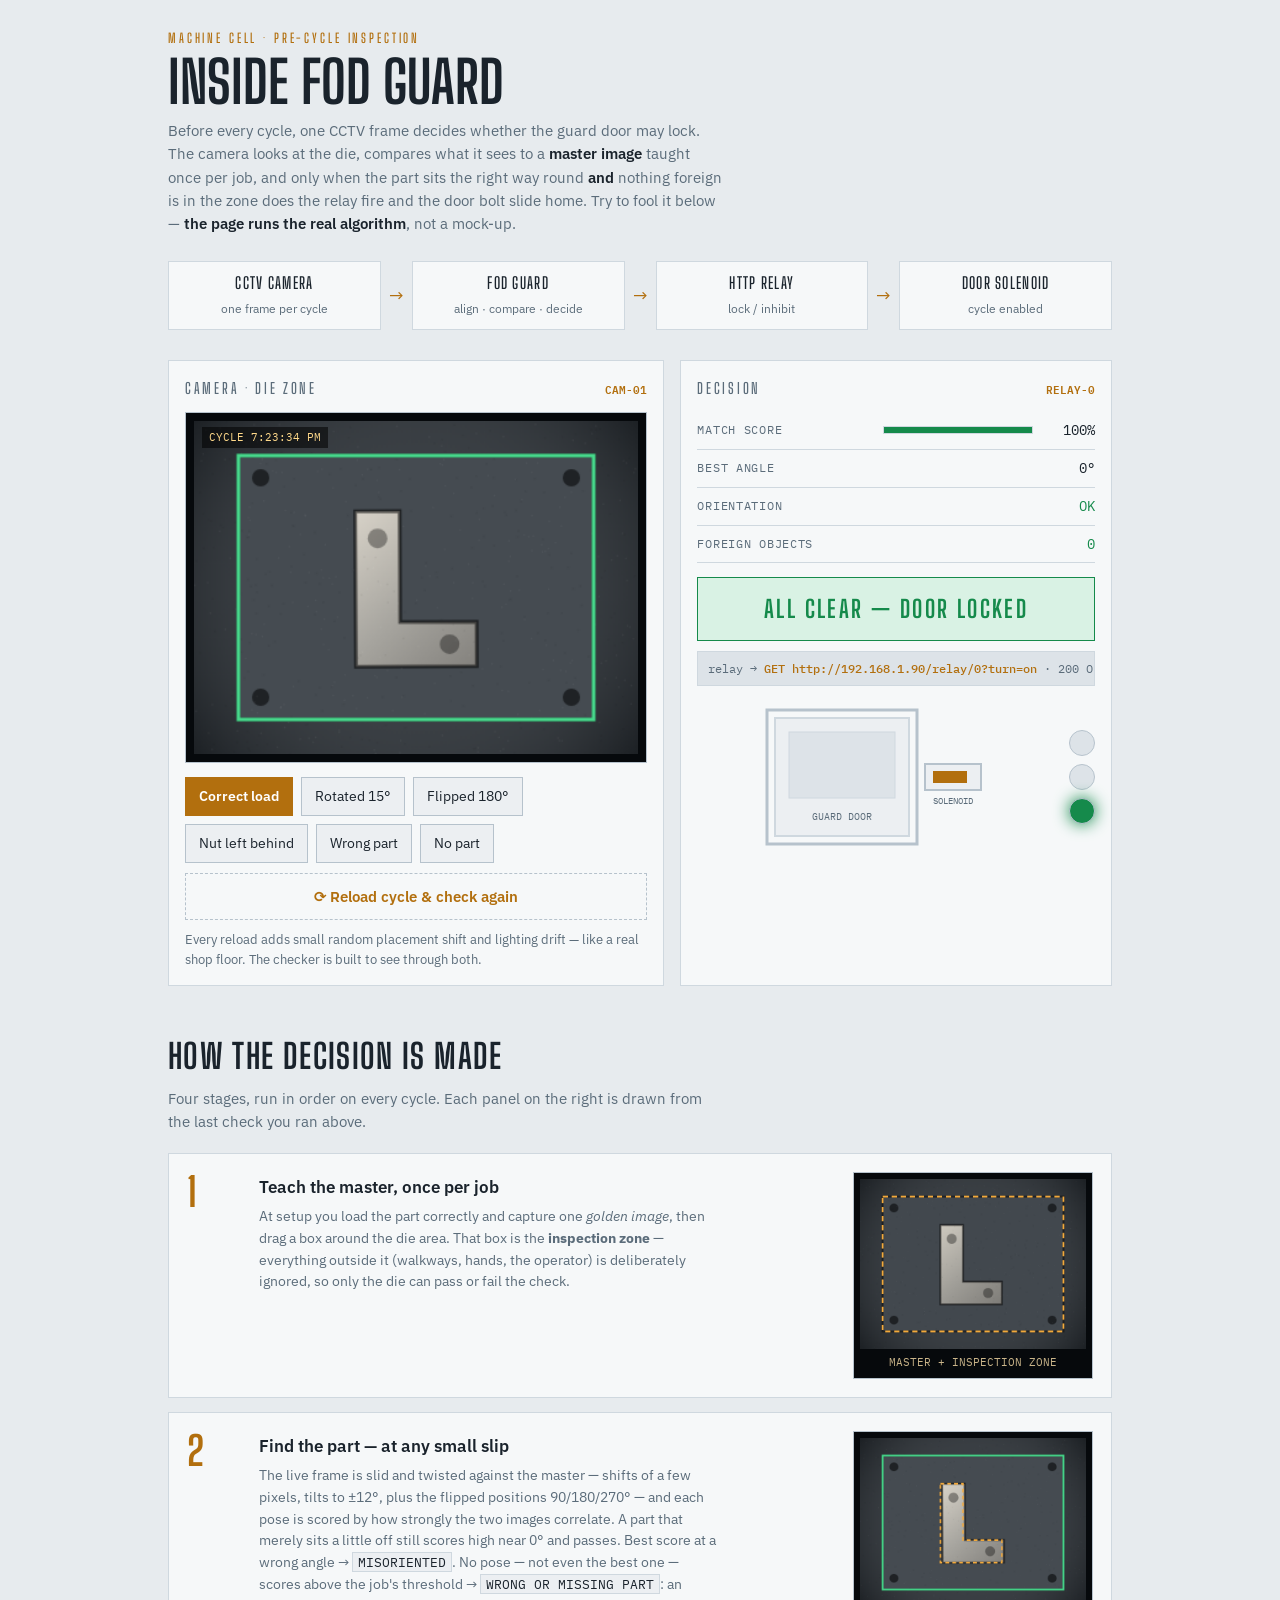
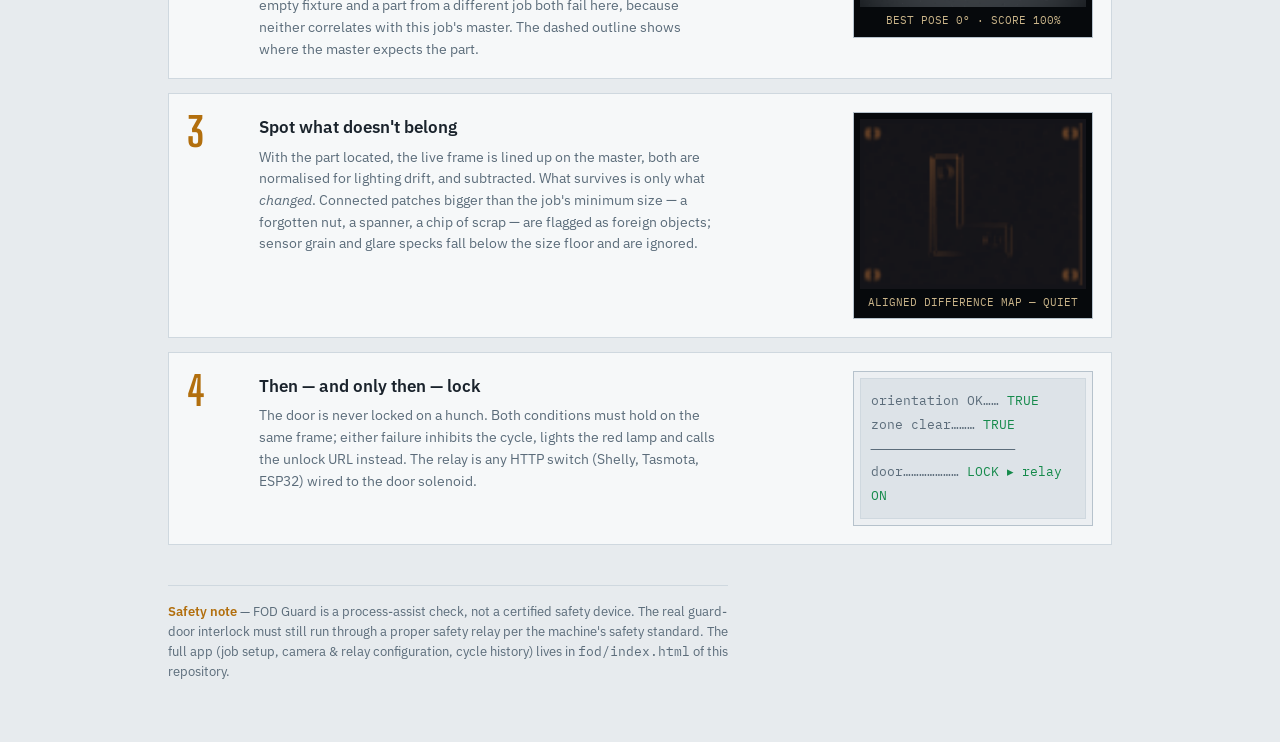
<file: fod/explainer.html>
<!DOCTYPE html>
<html lang="en">
<head>
<meta charset="UTF-8">
<meta name="viewport" content="width=device-width, initial-scale=1">
<title>Inside FOD Guard</title>
<link rel="stylesheet" href="https://fonts.googleapis.com/css2?family=Big+Shoulders+Display:wght@500;600;700&family=IBM+Plex+Sans:wght@400;500;600&family=IBM+Plex+Mono:wght@400;500&display=swap">
<style>
  :root{
    --bg:#10161c; --panel:#18212a; --panel2:#1e2933; --inset:#0b1015;
    --ink:#e8eef3; --muted:#8fa1b0; --line:#2a3641; --line2:#39485a;
    --accent:#f2a93b; --accent-ink:#1a1204;
    --good:#46d98b; --good-dim:#153627; --bad:#ff6161; --bad-dim:#3a1a1d;
  }
  @media (prefers-color-scheme: light){
    :root:not([data-theme="dark"]){
      --bg:#e7ebee; --panel:#f6f8f9; --panel2:#eceff2; --inset:#dde3e8;
      --ink:#1a232c; --muted:#5b6c7a; --line:#cfd8df; --line2:#b6c2cc;
      --accent:#b26f0e; --accent-ink:#fff;
      --good:#158a4b; --good-dim:#d9f2e4; --bad:#c53a35; --bad-dim:#f8e0df;
    }
  }
  :root[data-theme="light"]{
    --bg:#e7ebee; --panel:#f6f8f9; --panel2:#eceff2; --inset:#dde3e8;
    --ink:#1a232c; --muted:#5b6c7a; --line:#cfd8df; --line2:#b6c2cc;
    --accent:#b26f0e; --accent-ink:#fff;
    --good:#158a4b; --good-dim:#d9f2e4; --bad:#c53a35; --bad-dim:#f8e0df;
  }
  *{box-sizing:border-box}
  body{margin:0;background:var(--bg);color:var(--ink);
    font-family:"IBM Plex Sans",system-ui,sans-serif;font-size:15px;line-height:1.55}
  .wrap{max-width:980px;margin:0 auto;padding:28px 18px 60px}
  .eyebrow{font-family:"Big Shoulders Display","Arial Narrow",sans-serif;font-weight:600;
    letter-spacing:.22em;font-size:13px;color:var(--accent);text-transform:uppercase}
  h1{font-family:"Big Shoulders Display","Arial Narrow",sans-serif;font-weight:700;
    font-size:clamp(38px,7vw,58px);line-height:.95;margin:6px 0 10px;text-wrap:balance;text-transform:uppercase}
  .lede{color:var(--muted);max-width:62ch;margin:0 0 6px}
  .lede b{color:var(--ink);font-weight:600}
  /* signal chain */
  .chain{display:flex;align-items:stretch;gap:0;margin:26px 0 30px;flex-wrap:wrap;row-gap:10px}
  .chain .node{background:var(--panel);border:1px solid var(--line);padding:9px 14px;text-align:center;min-width:120px;flex:1}
  .chain .node b{display:block;font-family:"Big Shoulders Display","Arial Narrow",sans-serif;
    font-weight:600;font-size:16px;letter-spacing:.08em;text-transform:uppercase}
  .chain .node span{font-size:12px;color:var(--muted)}
  .chain .arrow{display:flex;align-items:center;padding:0 8px;color:var(--accent);font-size:18px}
  /* cell panel */
  .cell{display:grid;grid-template-columns:minmax(0,1.15fr) minmax(0,1fr);gap:16px;margin-bottom:44px}
  @media(max-width:760px){.cell{grid-template-columns:1fr}}
  .pane{background:var(--panel);border:1px solid var(--line);padding:16px}
  .pane h2{font-family:"Big Shoulders Display","Arial Narrow",sans-serif;font-weight:600;
    font-size:15px;letter-spacing:.18em;text-transform:uppercase;color:var(--muted);margin:0 0 12px;
    display:flex;justify-content:space-between;align-items:baseline}
  .pane h2 .tag{font-family:"IBM Plex Mono",monospace;letter-spacing:0;font-size:11px;color:var(--accent)}
  .camwrap{position:relative;background:#06090c;border:1px solid var(--line2);padding:8px}
  .camwrap canvas{display:block;width:100%;image-rendering:auto}
  .camlabel{position:absolute;top:14px;left:16px;font-family:"IBM Plex Mono",monospace;font-size:11px;
    color:#ffd98a;background:rgba(0,0,0,.55);padding:2px 7px}
  .scanline{position:absolute;left:8px;right:8px;height:3px;background:var(--accent);
    box-shadow:0 0 14px var(--accent);opacity:0;pointer-events:none}
  .scanning .scanline{opacity:1;animation:sweep .8s linear}
  @keyframes sweep{from{top:10px}to{top:calc(100% - 12px)}}
  @media(prefers-reduced-motion:reduce){.scanning .scanline{animation:none;opacity:0}}
  .scenarios{display:flex;flex-wrap:wrap;gap:8px;margin-top:14px}
  .scenarios button{font:inherit;font-size:13.5px;padding:8px 13px;cursor:pointer;
    background:var(--panel2);border:1px solid var(--line2);color:var(--ink)}
  .scenarios button:hover{border-color:var(--accent)}
  .scenarios button:focus-visible,.rerun:focus-visible{outline:2px solid var(--accent);outline-offset:2px}
  .scenarios button[aria-pressed="true"]{background:var(--accent);color:var(--accent-ink);border-color:var(--accent);font-weight:600}
  .rerun{margin-top:10px;width:100%;font:inherit;font-weight:600;font-size:15px;padding:11px;cursor:pointer;
    background:none;border:1px dashed var(--line2);color:var(--accent)}
  .rerun:hover{border-color:var(--accent)}
  .hint{font-size:12.5px;color:var(--muted);margin:10px 0 0}
  /* readout */
  .read{font-family:"IBM Plex Mono",monospace;font-size:13.5px}
  .read .row{display:flex;justify-content:space-between;align-items:center;gap:10px;
    padding:8px 0;border-bottom:1px solid var(--line)}
  .read .row .k{color:var(--muted);font-size:12px;letter-spacing:.06em}
  .meter{flex:1;max-width:150px;height:8px;background:var(--inset);border:1px solid var(--line);margin-left:auto}
  .meter i{display:block;height:100%;background:var(--accent);width:0;transition:width .4s}
  .val{font-variant-numeric:tabular-nums;min-width:52px;text-align:right}
  .verdict{margin-top:14px;padding:12px;text-align:center;font-family:"Big Shoulders Display","Arial Narrow",sans-serif;
    font-weight:700;font-size:24px;letter-spacing:.1em;border:1px solid var(--line);color:var(--muted)}
  .verdict.ok{background:var(--good-dim);border-color:var(--good);color:var(--good)}
  .verdict.bad{background:var(--bad-dim);border-color:var(--bad);color:var(--bad)}
  .relayline{margin-top:10px;font-family:"IBM Plex Mono",monospace;font-size:11.5px;color:var(--muted);
    background:var(--inset);border:1px solid var(--line);padding:8px 10px;overflow-x:auto;white-space:nowrap}
  .relayline b{color:var(--accent);font-weight:500}
  /* door + stack light */
  .doorbox{display:flex;gap:18px;align-items:center;margin-top:16px}
  .door{flex:1}
  .door svg{display:block;width:100%;max-width:230px;margin:0 auto}
  .bolt{transition:transform .45s cubic-bezier(.6,0,.3,1.4)}
  .locked .bolt{transform:translateX(34px)}
  @media(prefers-reduced-motion:reduce){.bolt{transition:none}}
  .stack{display:flex;flex-direction:column;gap:8px}
  .lamp{width:26px;height:26px;border-radius:50%;background:var(--inset);border:1px solid var(--line2)}
  .lamp.red.on{background:var(--bad);box-shadow:0 0 16px var(--bad)}
  .lamp.amb.on{background:var(--accent);box-shadow:0 0 16px var(--accent)}
  .lamp.grn.on{background:var(--good);box-shadow:0 0 16px var(--good)}
  /* stages */
  .stages h2.sect{font-family:"Big Shoulders Display","Arial Narrow",sans-serif;font-weight:700;
    font-size:clamp(26px,4vw,34px);text-transform:uppercase;letter-spacing:.04em;margin:0 0 4px}
  .stages>p{color:var(--muted);margin:0 0 20px;max-width:62ch}
  .stage{display:grid;grid-template-columns:56px minmax(0,1fr) 240px;gap:16px;
    background:var(--panel);border:1px solid var(--line);padding:18px;margin-bottom:14px;align-items:start}
  @media(max-width:700px){.stage{grid-template-columns:44px minmax(0,1fr)}.stage .viz{grid-column:1/-1}}
  .stage .num{font-family:"Big Shoulders Display","Arial Narrow",sans-serif;font-weight:700;
    font-size:40px;line-height:1;color:var(--accent)}
  .stage h3{margin:2px 0 6px;font-size:17px;font-weight:600}
  .stage p{margin:0;color:var(--muted);font-size:14px;max-width:58ch}
  .stage p code{font-family:"IBM Plex Mono",monospace;font-size:12.5px;color:var(--ink);
    background:var(--panel2);padding:1px 5px;border:1px solid var(--line)}
  .viz{background:#06090c;border:1px solid var(--line2);padding:6px}
  .viz canvas{display:block;width:100%}
  .viz .cap{font-family:"IBM Plex Mono",monospace;font-size:10.5px;color:#c9b489;padding:5px 4px 2px;text-align:center}
  .gate{font-family:"IBM Plex Mono",monospace;font-size:12.5px;background:var(--inset);color:var(--ink);
    padding:10px;line-height:1.9;border:1px solid var(--line)}
  .gate .ok{color:var(--good)} .gate .bad{color:var(--bad)} .gate .mu{color:var(--muted)}
  footer{margin-top:40px;border-top:1px solid var(--line);padding-top:16px;font-size:13px;color:var(--muted);max-width:70ch}
  footer b{color:var(--accent);font-weight:600}
</style>
</head>
<body>

<div class="wrap">
  <div class="eyebrow">Machine cell · pre-cycle inspection</div>
  <h1>Inside FOD Guard</h1>
  <p class="lede">Before every cycle, one CCTV frame decides whether the guard door may lock.
    The camera looks at the die, compares what it sees to a <b>master image</b> taught once per job,
    and only when the part sits the right way round <b>and</b> nothing foreign is in the zone does the
    relay fire and the door bolt slide home. Try to fool it below — <b>the page runs the real algorithm</b>,
    not a mock-up.</p>

  <div class="chain" aria-label="Signal chain">
    <div class="node"><b>CCTV camera</b><span>one frame per cycle</span></div>
    <div class="arrow" aria-hidden="true">→</div>
    <div class="node"><b>FOD Guard</b><span>align · compare · decide</span></div>
    <div class="arrow" aria-hidden="true">→</div>
    <div class="node"><b>HTTP relay</b><span>lock / inhibit</span></div>
    <div class="arrow" aria-hidden="true">→</div>
    <div class="node"><b>Door solenoid</b><span>cycle enabled</span></div>
  </div>

  <div class="cell">
    <div class="pane">
      <h2>Camera · die zone <span class="tag" id="camTag">CAM-01</span></h2>
      <div class="camwrap" id="camwrap">
        <canvas id="cam" width="360" height="270"></canvas>
        <span class="camlabel" id="camTime">LIVE</span>
        <div class="scanline"></div>
      </div>
      <div class="scenarios" id="scen" role="group" aria-label="Load scenario">
        <button data-s="correct" aria-pressed="true">Correct load</button>
        <button data-s="rot15" aria-pressed="false">Rotated 15°</button>
        <button data-s="flip" aria-pressed="false">Flipped 180°</button>
        <button data-s="fo" aria-pressed="false">Nut left behind</button>
        <button data-s="wrong" aria-pressed="false">Wrong part</button>
        <button data-s="missing" aria-pressed="false">No part</button>
      </div>
      <button class="rerun" id="rerun">⟳ Reload cycle &amp; check again</button>
      <p class="hint">Every reload adds small random placement shift and lighting drift — like a real
        shop floor. The checker is built to see through both.</p>
    </div>

    <div class="pane">
      <h2>Decision <span class="tag">RELAY-0</span></h2>
      <div class="read">
        <div class="row"><span class="k">MATCH SCORE</span><span class="meter"><i id="mScore"></i></span><span class="val" id="vScore">—</span></div>
        <div class="row"><span class="k">BEST ANGLE</span><span class="val" id="vAngle">—</span></div>
        <div class="row"><span class="k">ORIENTATION</span><span class="val" id="vOrient">—</span></div>
        <div class="row"><span class="k">FOREIGN OBJECTS</span><span class="val" id="vFo">—</span></div>
      </div>
      <div class="verdict" id="verdict">STANDBY</div>
      <div class="relayline" id="relay">relay → waiting for first check…</div>
      <div class="doorbox" id="doorbox">
        <div class="door" aria-hidden="true">
          <svg viewBox="0 0 230 150">
            <rect x="8" y="8" width="150" height="134" fill="none" stroke="var(--line2)" stroke-width="3"/>
            <rect x="16" y="16" width="134" height="118" fill="var(--panel2)" stroke="var(--line)" stroke-width="2"/>
            <rect x="30" y="30" width="106" height="66" fill="var(--inset)" stroke="var(--line)"/>
            <text x="83" y="118" text-anchor="middle" font-family="IBM Plex Mono,monospace" font-size="10" fill="var(--muted)">GUARD DOOR</text>
            <rect x="166" y="62" width="56" height="26" fill="var(--panel2)" stroke="var(--line2)" stroke-width="2"/>
            <rect class="bolt" x="140" y="69" width="34" height="12" fill="var(--accent)"/>
            <text x="194" y="102" text-anchor="middle" font-family="IBM Plex Mono,monospace" font-size="9" fill="var(--muted)">SOLENOID</text>
          </svg>
        </div>
        <div class="stack" aria-label="Stack light">
          <div class="lamp red" id="lampR"></div>
          <div class="lamp amb" id="lampA"></div>
          <div class="lamp grn" id="lampG"></div>
        </div>
      </div>
    </div>
  </div>

  <div class="stages">
    <h2 class="sect">How the decision is made</h2>
    <p>Four stages, run in order on every cycle. Each panel on the right is drawn from the last check you ran above.</p>

    <div class="stage">
      <div class="num" aria-hidden="true">1</div>
      <div>
        <h3>Teach the master, once per job</h3>
        <p>At setup you load the part correctly and capture one <em>golden image</em>, then drag a box
          around the die area. That box is the <strong>inspection zone</strong> — everything outside it
          (walkways, hands, the operator) is deliberately ignored, so only the die can pass or fail the check.</p>
      </div>
      <div class="viz"><canvas id="vz1" width="300" height="225"></canvas><div class="cap">MASTER + INSPECTION ZONE</div></div>
    </div>

    <div class="stage">
      <div class="num" aria-hidden="true">2</div>
      <div>
        <h3>Find the part — at any small slip</h3>
        <p>The live frame is slid and twisted against the master — shifts of a few pixels, tilts to ±12°,
          plus the flipped positions 90/180/270° — and each pose is scored by how strongly the two images
          correlate. A part that merely sits a little off still scores high near 0° and passes. Best score
          at a wrong angle → <code>MISORIENTED</code>. No pose — not even the best one — scores above the
          job's threshold → <code>WRONG OR MISSING PART</code>: an empty fixture and a part from a
          different job both fail here, because neither correlates with this job's master. The dashed outline shows where the master expects the part.</p>
      </div>
      <div class="viz"><canvas id="vz2" width="300" height="225"></canvas><div class="cap" id="cap2">LIVE FRAME vs EXPECTED POSE</div></div>
    </div>

    <div class="stage">
      <div class="num" aria-hidden="true">3</div>
      <div>
        <h3>Spot what doesn't belong</h3>
        <p>With the part located, the live frame is lined up on the master, both are normalised for
          lighting drift, and subtracted. What survives is only what <em>changed</em>. Connected patches
          bigger than the job's minimum size — a forgotten nut, a spanner, a chip of scrap — are flagged
          as foreign objects; sensor grain and glare specks fall below the size floor and are ignored.</p>
      </div>
      <div class="viz"><canvas id="vz3" width="300" height="225"></canvas><div class="cap" id="cap3">ALIGNED DIFFERENCE MAP</div></div>
    </div>

    <div class="stage">
      <div class="num" aria-hidden="true">4</div>
      <div>
        <h3>Then — and only then — lock</h3>
        <p>The door is never locked on a hunch. Both conditions must hold on the same frame; either
          failure inhibits the cycle, lights the red lamp and calls the unlock URL instead. The relay is
          any HTTP switch (Shelly, Tasmota, ESP32) wired to the door solenoid.</p>
      </div>
      <div class="viz" style="background:var(--panel2)"><div class="gate" id="gate">
        <span class="mu">orientation OK……</span> —<br>
        <span class="mu">zone clear………</span> —<br>
        <span class="mu">──────────────────</span><br>
        <span class="mu">door…………………</span> —
      </div></div>
    </div>
  </div>

  <footer>
    <b>Safety note</b> — FOD Guard is a process-assist check, not a certified safety device. The real
    guard-door interlock must still run through a proper safety relay per the machine's safety standard.
    The full app (job setup, camera &amp; relay configuration, cycle history) lives in
    <span style="font-family:'IBM Plex Mono',monospace">fod/index.html</span> of this repository.
  </footer>
</div>

<script>
"use strict";
/* ---------- the same detection math as fod/index.html ---------- */
function blur3(g,w,h){const o=new Float32Array(g.length);
  for(let y=0;y<h;y++)for(let x=0;x<w;x++){let s=0,n=0;
    for(let dy=-1;dy<=1;dy++){const yy=y+dy;if(yy<0||yy>=h)continue;
      for(let dx=-1;dx<=1;dx++){const xx=x+dx;if(xx<0||xx>=w)continue;s+=g[yy*w+xx];n++;}}
    o[y*w+x]=s/n;}return o;}
function bilinear(g,w,h,x,y){if(x<0||y<0||x>w-1||y>h-1)return null;
  const x0=Math.floor(x),y0=Math.floor(y),fx=x-x0,fy=y-y0,x1=Math.min(x0+1,w-1),y1=Math.min(y0+1,h-1);
  return g[y0*w+x0]*(1-fx)*(1-fy)+g[y0*w+x1]*fx*(1-fy)+g[y1*w+x0]*(1-fx)*fy+g[y1*w+x1]*fx*fy;}
function nccAt(M,C,w,h,th,dx,dy,stride){
  const cx=w/2,cy=h/2,cos=Math.cos(th*Math.PI/180),sin=Math.sin(th*Math.PI/180);
  let n=0,sm=0,sc=0,smm=0,scc=0,smc=0,tot=0;
  for(let y=0;y<h;y+=stride)for(let x=0;x<w;x+=stride){tot++;
    const xr=cx+(x-cx)*cos-(y-cy)*sin+dx,yr=cy+(x-cx)*sin+(y-cy)*cos+dy;
    const cv=bilinear(C,w,h,xr,yr);if(cv===null)continue;
    const mv=M[y*w+x];n++;sm+=mv;sc+=cv;smm+=mv*mv;scc+=cv*cv;smc+=mv*cv;}
  if(n<tot*0.5||n<30)return -1;
  const cov=smc/n-(sm/n)*(sc/n),vm=smm/n-(sm/n)*(sm/n),vc=scc/n-(sc/n)*(sc/n);
  if(vm<1e-4||vc<1e-4)return 0;return cov/Math.sqrt(vm*vc);}
function findAlignment(M,C,w,h){
  const angles=[-12,-9,-6,-3,0,3,6,9,12,15,90,180,270],offs=[-8,-4,0,4,8];
  let best={th:0,dx:0,dy:0,score:-1};
  for(const th of angles)for(const dy of offs)for(const dx of offs){
    const s=nccAt(M,C,w,h,th,dx,dy,3);if(s>best.score)best={th,dx,dy,score:s};}
  for(let dy=best.dy-2;dy<=best.dy+2;dy++)for(let dx=best.dx-2;dx<=best.dx+2;dx++){
    const s=nccAt(M,C,w,h,best.th,dx,dy,2);if(s>best.score)best={th:best.th,dx,dy,score:s};}
  for(let th=best.th-2;th<=best.th+2;th++){
    const s=nccAt(M,C,w,h,th,best.dx,best.dy,2);if(s>best.score)best={th,dx:best.dx,dy:best.dy,score:s};}
  const c={...best};
  for(let th=c.th-1;th<=c.th+1;th+=0.5)for(let dy=c.dy-0.5;dy<=c.dy+0.5;dy+=0.5)for(let dx=c.dx-0.5;dx<=c.dx+0.5;dx+=0.5){
    const s=nccAt(M,C,w,h,th,dx,dy,2);if(s>best.score)best={th,dx,dy,score:s};}
  return best;}
function alignAndDiff(M,C,w,h,al,diffThresh,minAreaPx){
  const cx=w/2,cy=h/2,cos=Math.cos(al.th*Math.PI/180),sin=Math.sin(al.th*Math.PI/180);
  const norm=g=>{let s=0,ss=0;for(let i=0;i<g.length;i++){s+=g[i];ss+=g[i]*g[i];}
    const m=s/g.length,sd=Math.max(Math.sqrt(Math.max(ss/g.length-m*m,0)),1e-3);
    const o=new Float32Array(g.length);for(let i=0;i<g.length;i++)o[i]=(g[i]-m)/sd*40+128;return o;};
  const Mn=norm(M),A=new Float32Array(w*h).fill(-1);let s=0,ss=0,n=0;
  for(let y=0;y<h;y++)for(let x=0;x<w;x++){
    const xr=cx+(x-cx)*cos-(y-cy)*sin+al.dx,yr=cy+(x-cx)*sin+(y-cy)*cos+al.dy;
    const v=bilinear(C,w,h,xr,yr);if(v===null)continue;A[y*w+x]=v;s+=v;ss+=v*v;n++;}
  const diff=new Float32Array(w*h),mask=new Uint8Array(w*h);
  if(!n)return{blobs:[],diff,mask};
  const am=s/n,asd=Math.max(Math.sqrt(Math.max(ss/n-am*am,0)),1e-3);
  for(let y=2;y<h-2;y++)for(let x=2;x<w-2;x++){const i=y*w+x;if(A[i]<0)continue;
    const av=(A[i]-am)/asd*40+128,d=Math.abs(av-Mn[i]);diff[i]=d;if(d>diffThresh)mask[i]=1;}
  const blobs=[],seen=new Uint8Array(w*h),stack=[];
  for(let i=0;i<mask.length;i++){if(!mask[i]||seen[i])continue;
    let area=0,minx=w,miny=h,maxx=0,maxy=0;stack.length=0;stack.push(i);seen[i]=1;
    while(stack.length){const p=stack.pop(),px=p%w,py=(p-px)/w;
      area++;if(px<minx)minx=px;if(px>maxx)maxx=px;if(py<miny)miny=py;if(py>maxy)maxy=py;
      if(px>0&&mask[p-1]&&!seen[p-1]){seen[p-1]=1;stack.push(p-1);}
      if(px<w-1&&mask[p+1]&&!seen[p+1]){seen[p+1]=1;stack.push(p+1);}
      if(py>0&&mask[p-w]&&!seen[p-w]){seen[p-w]=1;stack.push(p-w);}
      if(py<h-1&&mask[p+w]&&!seen[p+w]){seen[p+w]=1;stack.push(p+w);}}
    if(area>=minAreaPx)blobs.push({x:minx,y:miny,w:maxx-minx+1,h:maxy-miny+1,area});}
  blobs.sort((a,b)=>b.area-a.area);
  return{blobs:blobs.slice(0,8),diff,mask};}

/* ---------- simulated machine-cell scene ---------- */
const CW=360,CH=270,ROI={x:36,y:28,w:288,h:214};
const AW=120,AH=Math.round(AW*ROI.h/ROI.w); // analysis grid
const $=id=>document.getElementById(id);
const cam=$("cam"),cctx=cam.getContext("2d",{willReadFrequently:true});
function drawScene(ctx,o){ // o:{angle,dx,dy,part,fo,light,seed}
  const li=o.light;
  ctx.fillStyle="#20262c";ctx.fillRect(0,0,CW,CH);
  const vg=ctx.createRadialGradient(CW/2,CH/2,60,CW/2,CH/2,240);
  vg.addColorStop(0,"rgba(255,255,255,"+(0.10*li)+")");vg.addColorStop(1,"rgba(0,0,0,.35)");
  ctx.fillStyle=vg;ctx.fillRect(0,0,CW,CH);
  // die plate
  ctx.fillStyle="rgb("+(66*li|0)+","+(72*li|0)+","+(78*li|0)+")";
  ctx.fillRect(ROI.x,ROI.y,ROI.w,ROI.h);
  ctx.strokeStyle="rgba(0,0,0,.5)";ctx.lineWidth=3;ctx.strokeRect(ROI.x,ROI.y,ROI.w,ROI.h);
  // bolt holes
  ctx.fillStyle="rgb("+(30*li|0)+","+(33*li|0)+","+(36*li|0)+")";
  [[ROI.x+18,ROI.y+18],[ROI.x+ROI.w-18,ROI.y+18],[ROI.x+18,ROI.y+ROI.h-18],[ROI.x+ROI.w-18,ROI.y+ROI.h-18]]
    .forEach(([x,y])=>{ctx.beginPath();ctx.arc(x,y,7,0,7);ctx.fill();});
  // part (L-shaped forging) rotated about plate centre
  if(o.part){
    const cx=ROI.x+ROI.w/2+o.dx,cy=ROI.y+ROI.h/2+o.dy;
    ctx.save();ctx.translate(cx,cy);ctx.rotate(o.angle*Math.PI/180);
    const g=ctx.createLinearGradient(-50,-60,60,70);
    g.addColorStop(0,"rgb("+(205*li|0)+","+(200*li|0)+","+(190*li|0)+")");
    g.addColorStop(.5,"rgb("+(160*li|0)+","+(158*li|0)+","+(152*li|0)+")");
    g.addColorStop(1,"rgb("+(120*li|0)+","+(118*li|0)+","+(114*li|0)+")");
    ctx.fillStyle=g;ctx.strokeStyle="rgba(0,0,0,.55)";ctx.lineWidth=3;
    ctx.beginPath();
    ctx.moveTo(-52,-62);ctx.lineTo(-16,-62);ctx.lineTo(-16,28);ctx.lineTo(46,28);
    ctx.lineTo(46,64);ctx.lineTo(-52,64);ctx.closePath();ctx.fill();ctx.stroke();
    ctx.fillStyle="rgba(0,0,0,.35)";
    ctx.beginPath();ctx.arc(-34,-40,8,0,7);ctx.fill();
    ctx.beginPath();ctx.arc(24,46,8,0,7);ctx.fill();
    ctx.restore();
  }
  // wrong part: a round flange from a different job
  if(o.wrong){
    const cx=ROI.x+ROI.w/2+o.dx,cy=ROI.y+ROI.h/2+o.dy;
    ctx.save();ctx.translate(cx,cy);ctx.rotate(o.angle*Math.PI/180);
    const g=ctx.createRadialGradient(-18,-22,10,0,0,70);
    g.addColorStop(0,"rgb("+(210*li|0)+","+(206*li|0)+","+(196*li|0)+")");
    g.addColorStop(1,"rgb("+(128*li|0)+","+(126*li|0)+","+(120*li|0)+")");
    ctx.fillStyle=g;ctx.strokeStyle="rgba(0,0,0,.55)";ctx.lineWidth=3;
    ctx.translate(12,-9);ctx.beginPath();ctx.arc(0,0,52,0,7);ctx.fill();ctx.stroke();
    ctx.fillStyle="rgba(0,0,0,.35)";
    for(let i=0;i<4;i++){const a=i*Math.PI/2+0.4;
      ctx.beginPath();ctx.arc(Math.cos(a)*34,Math.sin(a)*34,7,0,7);ctx.fill();}
    ctx.fillStyle="rgba(0,0,0,.45)";ctx.beginPath();ctx.arc(0,0,14,0,7);ctx.fill();
    ctx.restore();
  }
  // foreign object: hex nut left on the plate
  if(o.fo){
    const nx=ROI.x+ROI.w*0.70,ny=ROI.y+ROI.h*0.30;
    ctx.save();ctx.translate(nx,ny);ctx.rotate(0.4);
    ctx.fillStyle="rgba(0,0,0,.35)";ctx.beginPath();ctx.ellipse(3,4,15,13,0,0,7);ctx.fill();
    ctx.fillStyle="rgb("+(196*li|0)+","+(162*li|0)+","+(88*li|0)+")";
    ctx.strokeStyle="rgba(0,0,0,.5)";ctx.lineWidth=2;ctx.beginPath();
    for(let i=0;i<6;i++){const a=i*Math.PI/3;ctx[i?"lineTo":"moveTo"](Math.cos(a)*14,Math.sin(a)*14);}
    ctx.closePath();ctx.fill();ctx.stroke();
    ctx.fillStyle="rgb("+(120*li|0)+","+(98*li|0)+","+(52*li|0)+")";
    ctx.beginPath();ctx.arc(0,0,6,0,7);ctx.fill();
    ctx.restore();
  }
  // sensor grain
  let s=o.seed;const rnd=()=>{s=(s*1103515245+12345)&0x7fffffff;return s/0x7fffffff;};
  ctx.fillStyle="rgba(255,255,255,.05)";
  for(let i=0;i<260;i++)ctx.fillRect(rnd()*CW,rnd()*CH,1.4,1.4);
  ctx.fillStyle="rgba(0,0,0,.06)";
  for(let i=0;i<260;i++)ctx.fillRect(rnd()*CW,rnd()*CH,1.4,1.4);
}
function grayOf(canvas){ // ROI → blurred analysis gray
  const c=document.createElement("canvas");c.width=AW;c.height=AH;
  const x=c.getContext("2d",{willReadFrequently:true});
  x.drawImage(canvas,ROI.x,ROI.y,ROI.w,ROI.h,0,0,AW,AH);
  const d=x.getImageData(0,0,AW,AH).data,g=new Float32Array(AW*AH);
  for(let i=0,p=0;i<g.length;i++,p+=4)g[i]=0.299*d[p]+0.587*d[p+1]+0.114*d[p+2];
  return blur3(g,AW,AH);}

/* master (taught once) */
const masterCv=document.createElement("canvas");masterCv.width=CW;masterCv.height=CH;
drawScene(masterCv.getContext("2d"),{angle:0,dx:0,dy:0,part:true,fo:false,light:1,seed:7});
const MG=grayOf(masterCv);
const ORIENT_THRESH=0.65,DIFF_THRESH=45,MIN_AREA=Math.round(AW*AH*0.006);

/* ---------- interaction ---------- */
const SCN={
  correct:{angle:0,part:true,fo:false},
  rot15:{angle:15,part:true,fo:false},
  flip:{angle:180,part:true,fo:false},
  fo:{angle:0,part:true,fo:true},
  wrong:{angle:0,part:false,wrong:true,fo:false},
  missing:{angle:0,part:false,fo:false}};
let scenario="correct",cur=null,busy=false;
function reload(){
  const base=SCN[scenario];
  cur={...base,
    dx:Math.round((Math.random()*2-1)*6),dy:Math.round((Math.random()*2-1)*5),
    angle:base.angle+(Math.random()*2-1)*1.5,
    light:0.92+Math.random()*0.16,seed:(Math.random()*1e9)|0};
  if(!base.part&&!base.wrong){cur.dx=0;cur.dy=0;}
  drawScene(cctx,cur);
  $("camTime").textContent="CYCLE "+new Date().toLocaleTimeString();
}
function runCheck(){
  if(busy||!cur)return;busy=true;
  const wrap=$("camwrap");
  wrap.classList.add("scanning");
  const go=()=>{
    const CG=grayOf(cam);
    const al=findAlignment(MG,CG,AW,AH);
    const present=al.score>=ORIENT_THRESH,orientOk=present&&Math.abs(al.th)<=6;
    let blobs=[],dd=null;
    if(present){dd=alignAndDiff(MG,CG,AW,AH,al,DIFF_THRESH,MIN_AREA);if(orientOk)blobs=dd.blobs;}
    const ok=orientOk&&blobs.length===0;
    render(al,present,orientOk,blobs,dd,ok);
    wrap.classList.remove("scanning");busy=false;
  };
  const reduced=matchMedia("(prefers-reduced-motion: reduce)").matches;
  setTimeout(go,reduced?60:820);
}
function render(al,present,orientOk,blobs,dd,ok){
  const sc=Math.max(al.score,0);
  $("mScore").style.width=Math.round(sc*100)+"%";
  $("mScore").style.background=orientOk?"var(--good)":"var(--bad)";
  $("vScore").textContent=Math.round(sc*100)+"%";
  $("vAngle").textContent=(al.th>0?"+":"")+Math.round(al.th)+"°";
  $("vOrient").textContent=orientOk?"OK":(present?"WRONG":"NO MATCH");
  $("vOrient").style.color=orientOk?"var(--good)":"var(--bad)";
  $("vFo").textContent=orientOk?String(blobs.length):"—";
  $("vFo").style.color=blobs.length?"var(--bad)":"var(--good)";
  const v=$("verdict");
  v.className="verdict "+(ok?"ok":"bad");
  v.textContent=ok?"ALL CLEAR — DOOR LOCKED":
    !present?"FAULT — WRONG OR MISSING PART":
    !orientOk?"FAULT — MISORIENTED "+(al.th>0?"+":"")+Math.round(al.th)+"°":
    "FAULT — FOREIGN OBJECT ×"+blobs.length;
  $("relay").innerHTML=ok
    ?'relay → <b>GET http://192.168.1.90/relay/0?turn=on</b> · 200 OK'
    :'relay → <b>GET http://192.168.1.90/relay/0?turn=off</b> · cycle inhibited';
  $("doorbox").classList.toggle("locked",ok);
  $("lampG").classList.toggle("on",ok);
  $("lampR").classList.toggle("on",!ok);
  $("lampA").classList.remove("on");
  // annotate camera view: zone + blob boxes (mapped back through the alignment)
  const sx=ROI.w/AW,sy=ROI.h/AH,cx=AW/2,cy=AH/2;
  const cos=Math.cos(al.th*Math.PI/180),sin=Math.sin(al.th*Math.PI/180);
  cctx.lineWidth=3;cctx.strokeStyle=ok?"#46d98b":"#ff6161";
  cctx.strokeRect(ROI.x,ROI.y,ROI.w,ROI.h);
  cctx.strokeStyle="#ff6161";cctx.fillStyle="rgba(255,97,97,.25)";
  blobs.forEach(b=>{
    const cs=[[b.x,b.y],[b.x+b.w,b.y],[b.x,b.y+b.h],[b.x+b.w,b.y+b.h]].map(([x,y])=>{
      const xr=cx+(x-cx)*cos-(y-cy)*sin+al.dx,yr=cy+(x-cx)*sin+(y-cy)*cos+al.dy;
      return[ROI.x+xr*sx,ROI.y+yr*sy];});
    const xs=cs.map(c=>c[0]),ys=cs.map(c=>c[1]);
    const bx=Math.min(...xs),by=Math.min(...ys);
    cctx.fillRect(bx,by,Math.max(...xs)-bx,Math.max(...ys)-by);
    cctx.strokeRect(bx,by,Math.max(...xs)-bx,Math.max(...ys)-by);});
  drawStages(al,present,orientOk,blobs,dd,ok);
}
/* ---------- stage visuals ---------- */
function fit(ctx){ctx.canvas.width=300;ctx.canvas.height=225;}
function drawStages(al,present,orientOk,blobs,dd,ok){
  // 1: master + zone (static but redrawn for theme safety)
  const c1=$("vz1").getContext("2d");fit(c1);
  c1.drawImage(masterCv,0,0,300,225);
  c1.strokeStyle="#f2a93b";c1.lineWidth=2.5;c1.setLineDash([7,5]);
  c1.strokeRect(ROI.x*300/CW,ROI.y*225/CH,ROI.w*300/CW,ROI.h*225/CH);c1.setLineDash([]);
  // 2: live frame + expected-pose outline
  const c2=$("vz2").getContext("2d");fit(c2);
  c2.drawImage(cam,0,0,300,225);
  const k=300/CW,cx=(ROI.x+ROI.w/2)*k,cy=(ROI.y+ROI.h/2)*225/CH;
  c2.save();c2.translate(cx,cy);c2.scale(k,225/CH);
  c2.strokeStyle="#f2a93b";c2.lineWidth=2.5;c2.setLineDash([6,5]);
  c2.beginPath();
  c2.moveTo(-52,-62);c2.lineTo(-16,-62);c2.lineTo(-16,28);c2.lineTo(46,28);
  c2.lineTo(46,64);c2.lineTo(-52,64);c2.closePath();c2.stroke();c2.restore();
  $("cap2").textContent=present
    ?("BEST POSE "+(al.th>0?"+":"")+Math.round(al.th)+"° · SCORE "+Math.round(Math.max(al.score,0)*100)+"%")
    :"NO POSE SCORES ABOVE THRESHOLD";
  // 3: diff heatmap
  const c3=$("vz3").getContext("2d");fit(c3);
  c3.fillStyle="#06090c";c3.fillRect(0,0,300,225);
  if(dd){
    const im=c3.createImageData(AW,AH);
    for(let i=0;i<AW*AH;i++){
      const d=Math.min(dd.diff[i]/90,1),p=i*4;
      im.data[p]=20+d*235;im.data[p+1]=20+d*130;im.data[p+2]=25+d*40;im.data[p+3]=255;}
    const tmp=document.createElement("canvas");tmp.width=AW;tmp.height=AH;
    tmp.getContext("2d").putImageData(im,0,0);
    c3.imageSmoothingEnabled=true;c3.drawImage(tmp,0,0,300,225);
    c3.strokeStyle="#ff6161";c3.lineWidth=2;
    blobs.forEach(b=>c3.strokeRect(b.x*300/AW-3,b.y*225/AH-3,b.w*300/AW+6,b.h*225/AH+6));
    $("cap3").textContent=blobs.length?("FOREIGN ×"+blobs.length+" ABOVE SIZE FLOOR"):"ALIGNED DIFFERENCE MAP — QUIET";
  }else{
    c3.fillStyle="#93a4b3";c3.font="12px 'IBM Plex Mono',monospace";c3.textAlign="center";
    c3.fillText("no diff — part not found",150,115);
    $("cap3").textContent="ALIGNED DIFFERENCE MAP";
  }
  // 4: gate
  const y=(b,txtT,txtF)=>b?'<span class="ok">'+txtT+"</span>":'<span class="bad">'+txtF+"</span>";
  $("gate").innerHTML=
    '<span class="mu">orientation OK……</span> '+y(orientOk,"TRUE","FALSE")+"<br>"+
    '<span class="mu">zone clear………</span> '+(orientOk?y(blobs.length===0,"TRUE","FALSE"):'<span class="mu">not evaluated</span>')+"<br>"+
    '<span class="mu">──────────────────</span><br>'+
    '<span class="mu">door…………………</span> '+y(ok,"LOCK ▸ relay ON","INHIBIT ▸ relay OFF");
}
/* wire up */
document.querySelectorAll("#scen button").forEach(b=>{
  b.addEventListener("click",()=>{
    document.querySelectorAll("#scen button").forEach(x=>x.setAttribute("aria-pressed",x===b?"true":"false"));
    scenario=b.dataset.s;reload();runCheck();});});
$("rerun").addEventListener("click",()=>{reload();runCheck();});
reload();runCheck();
</script>

</body>
</html>
</file>
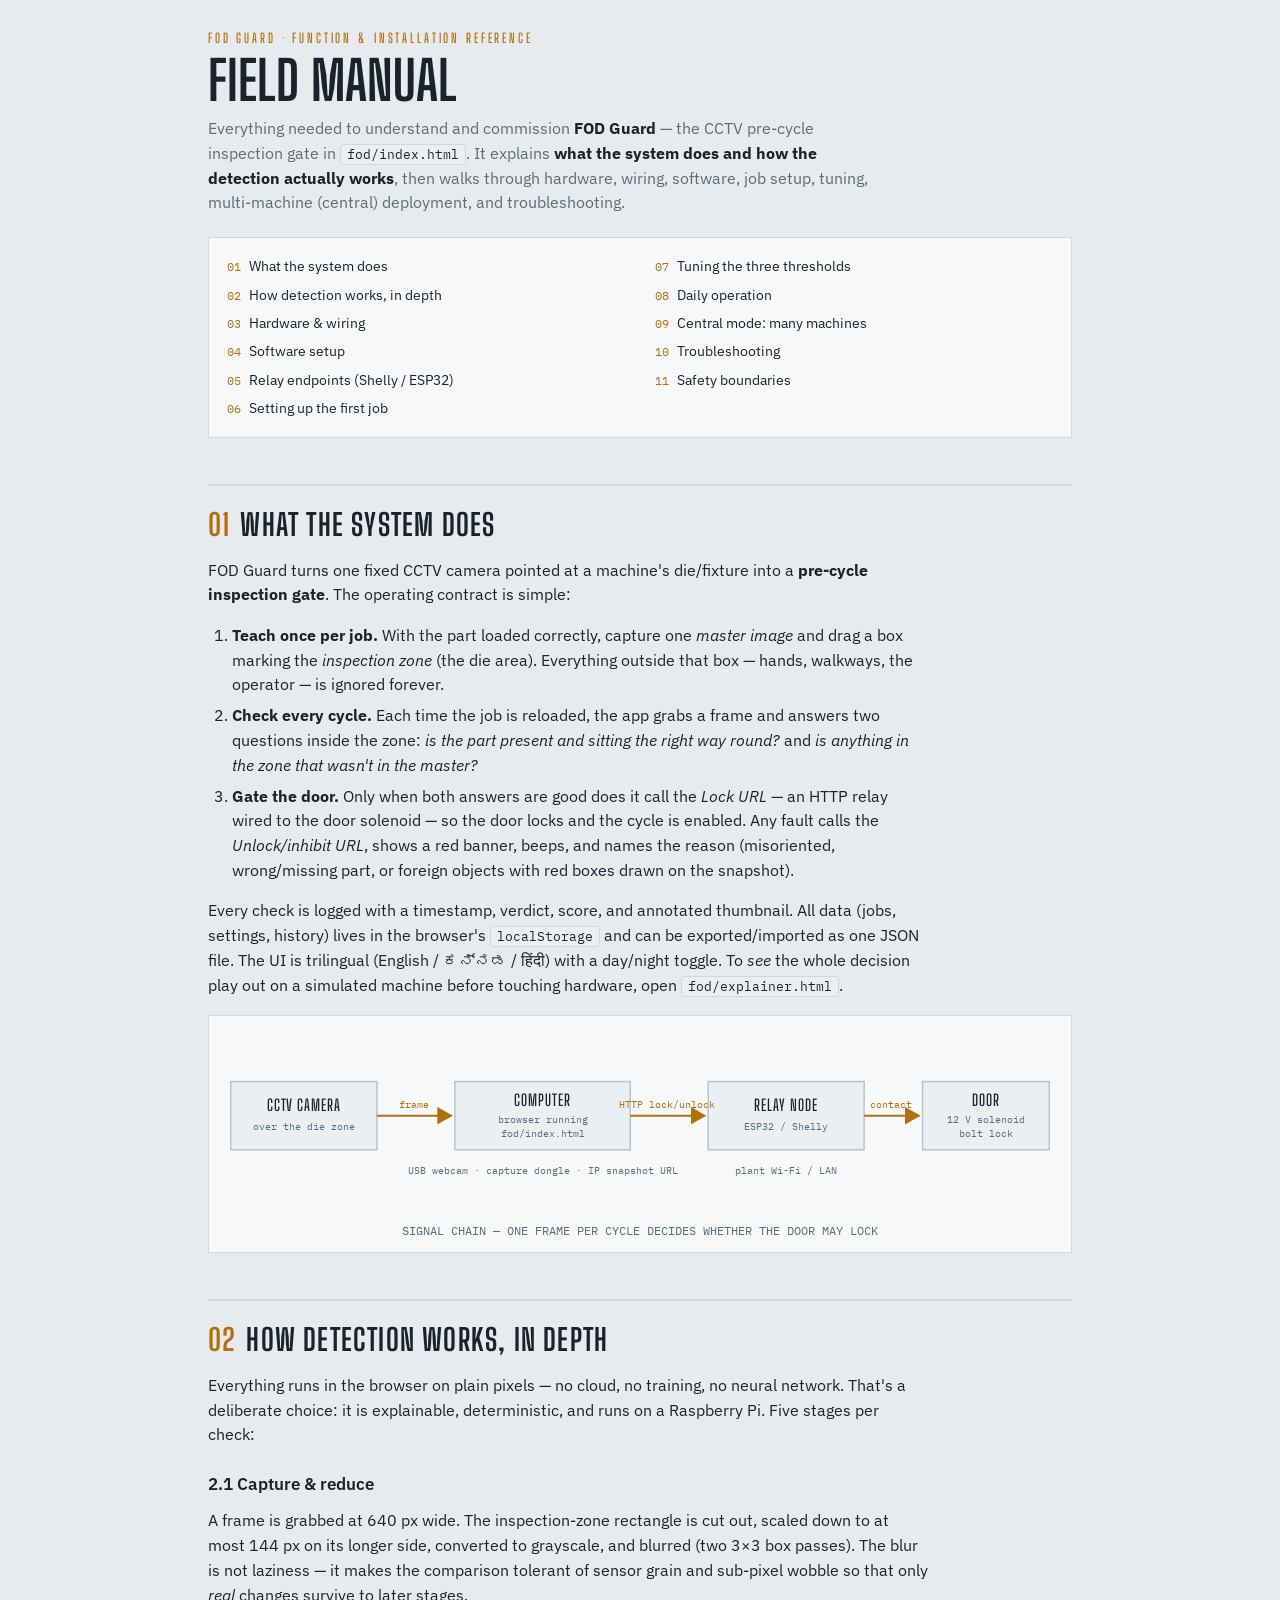
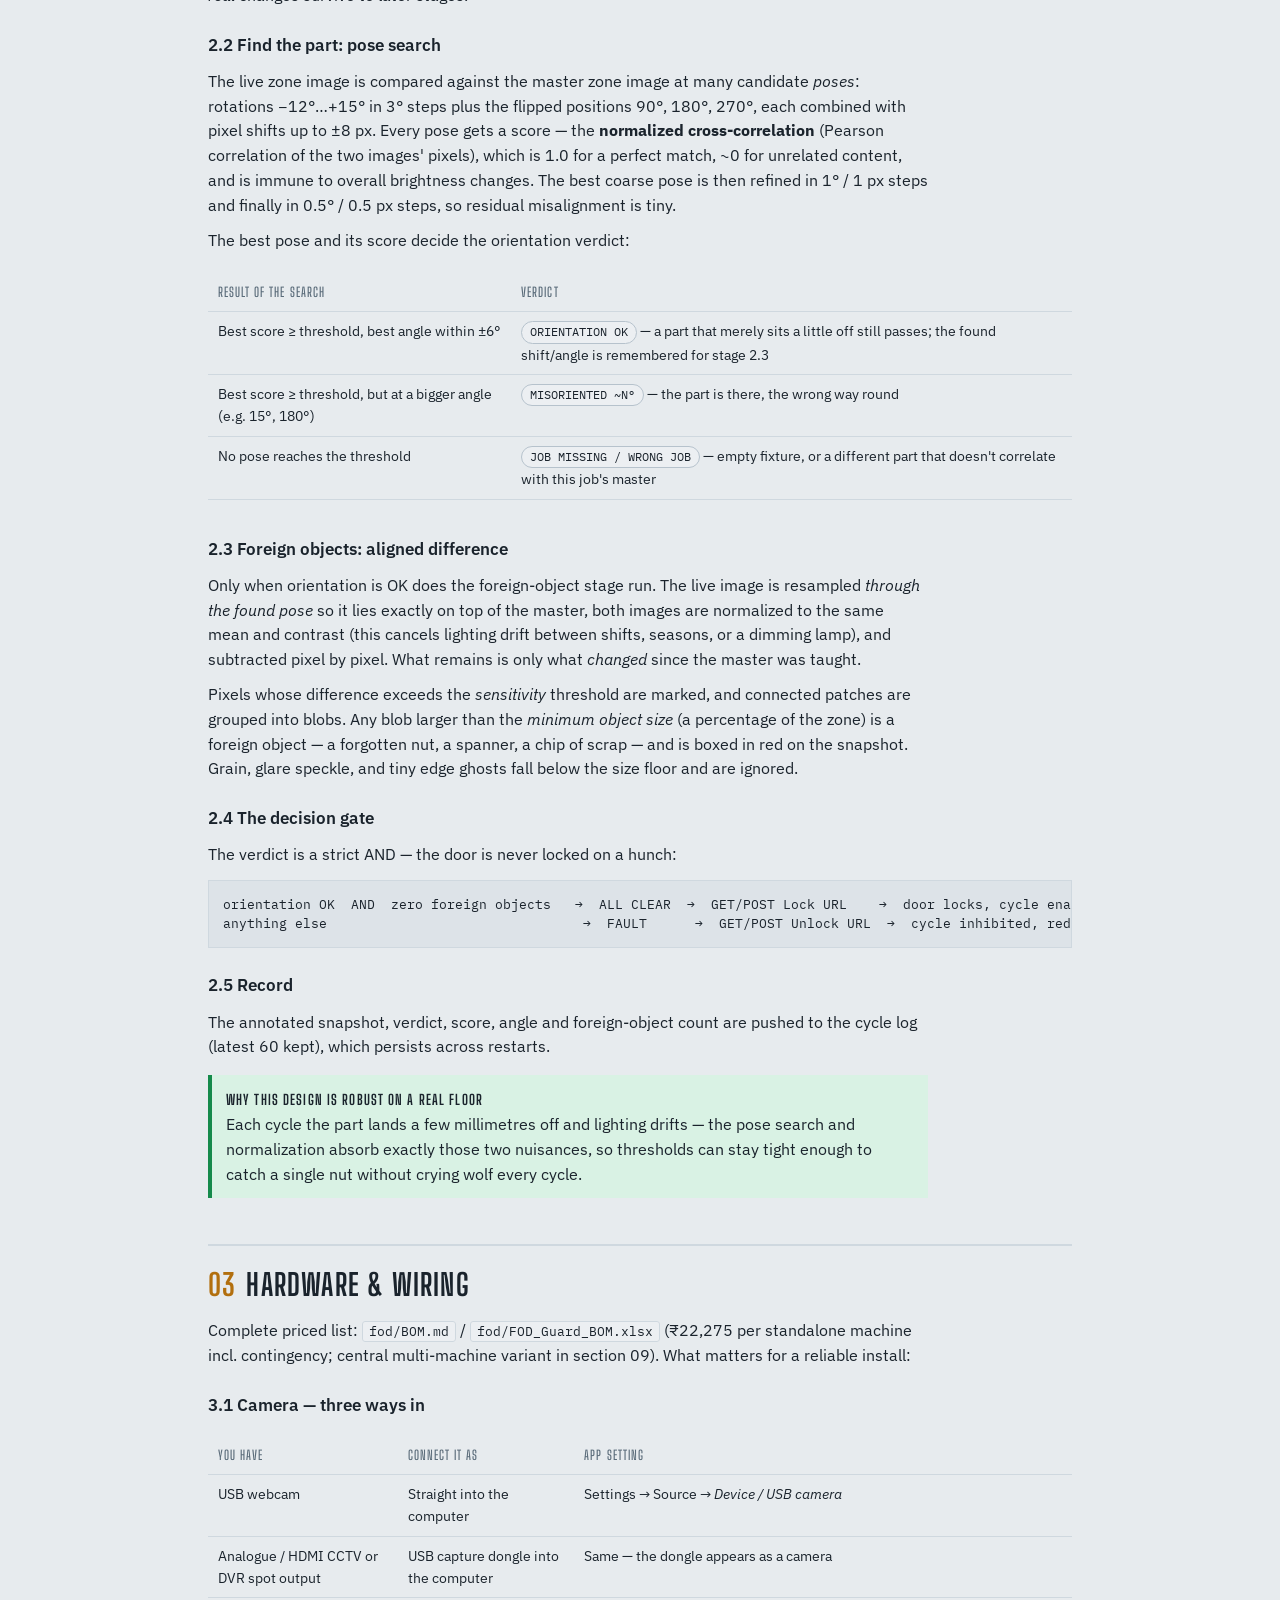
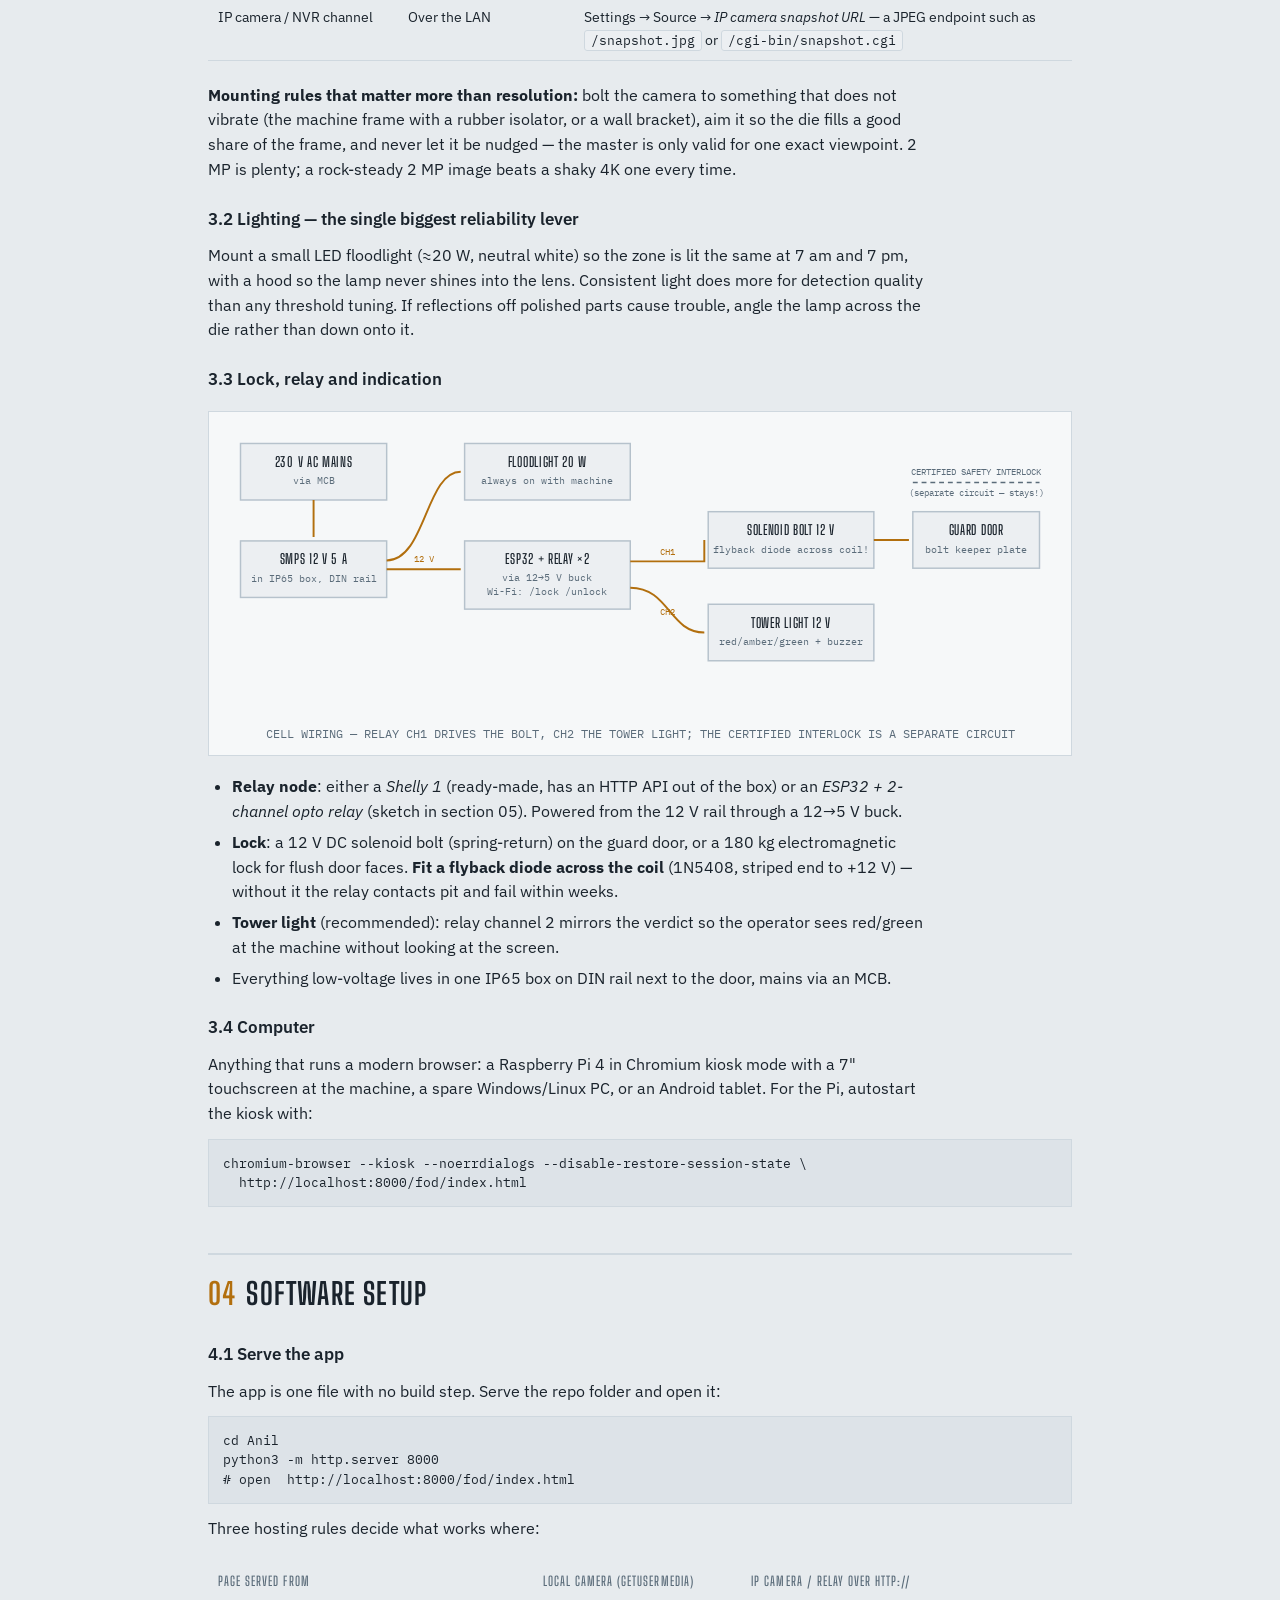
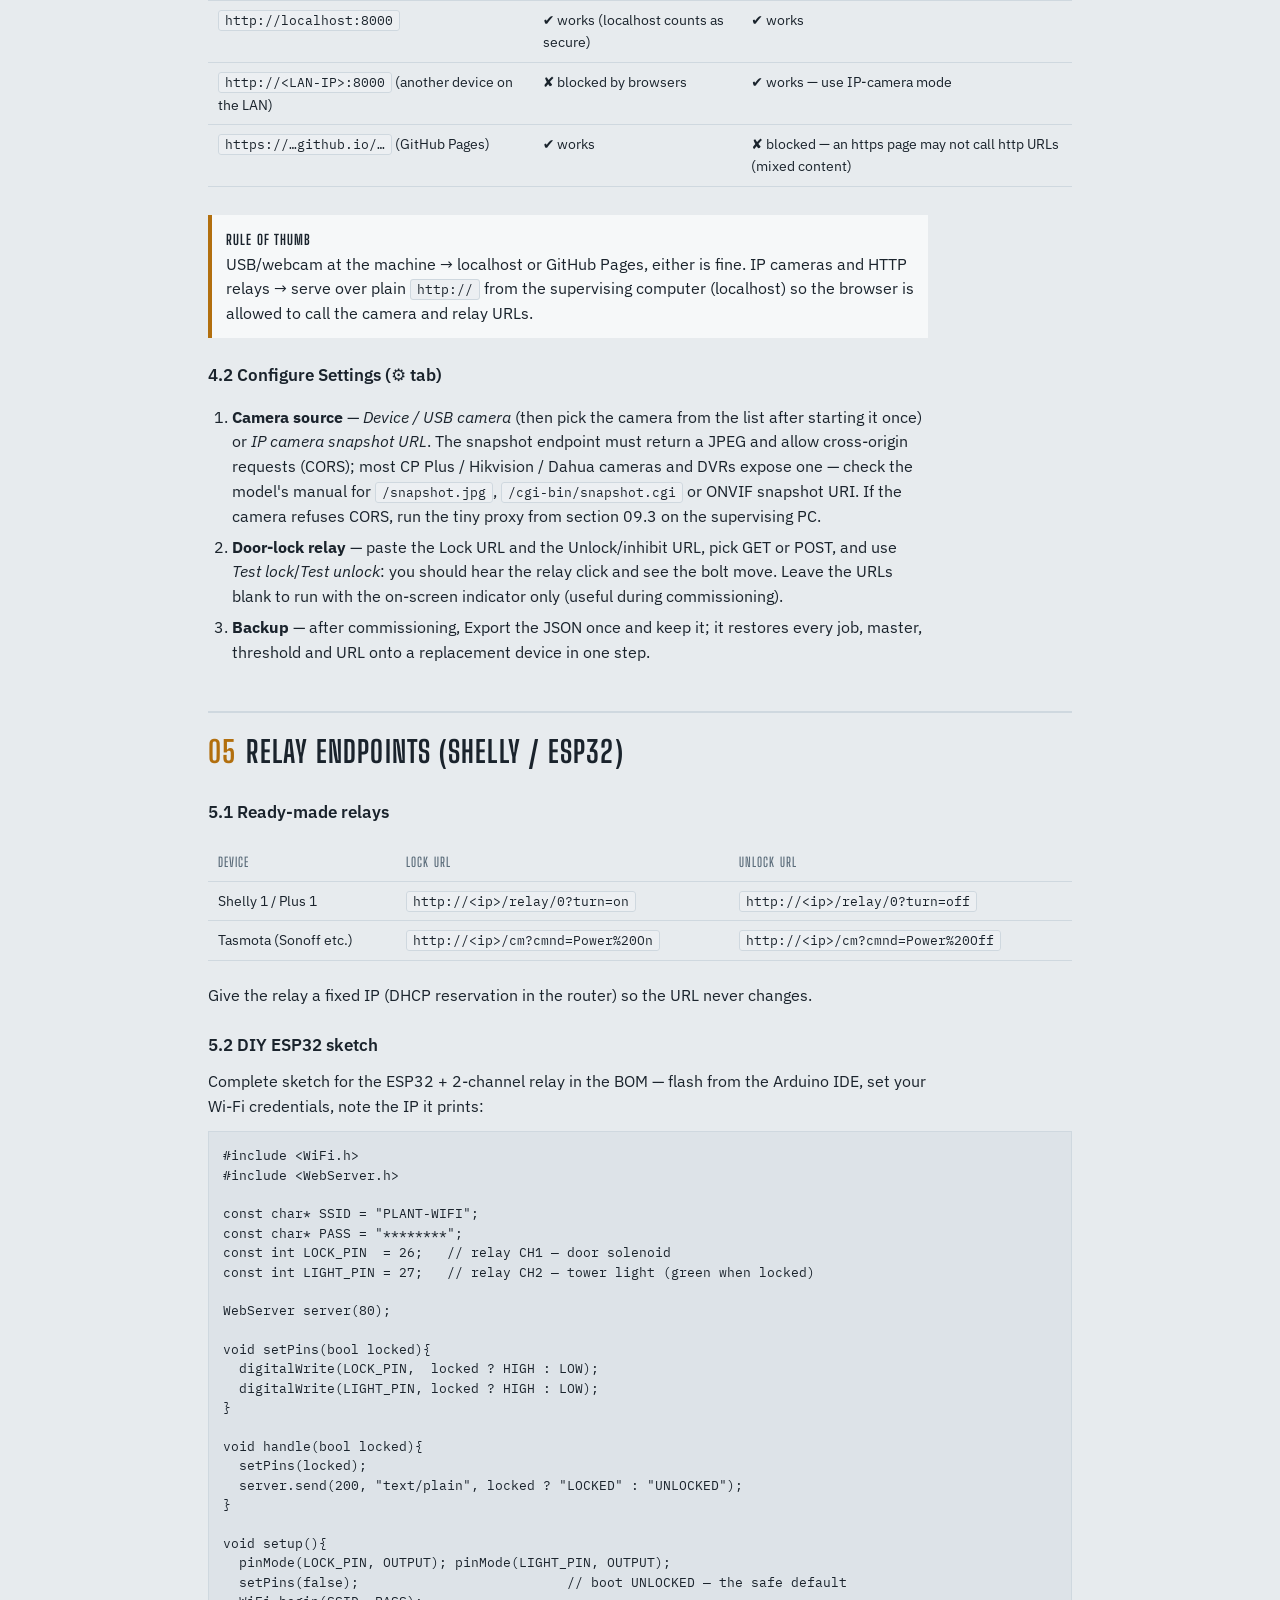
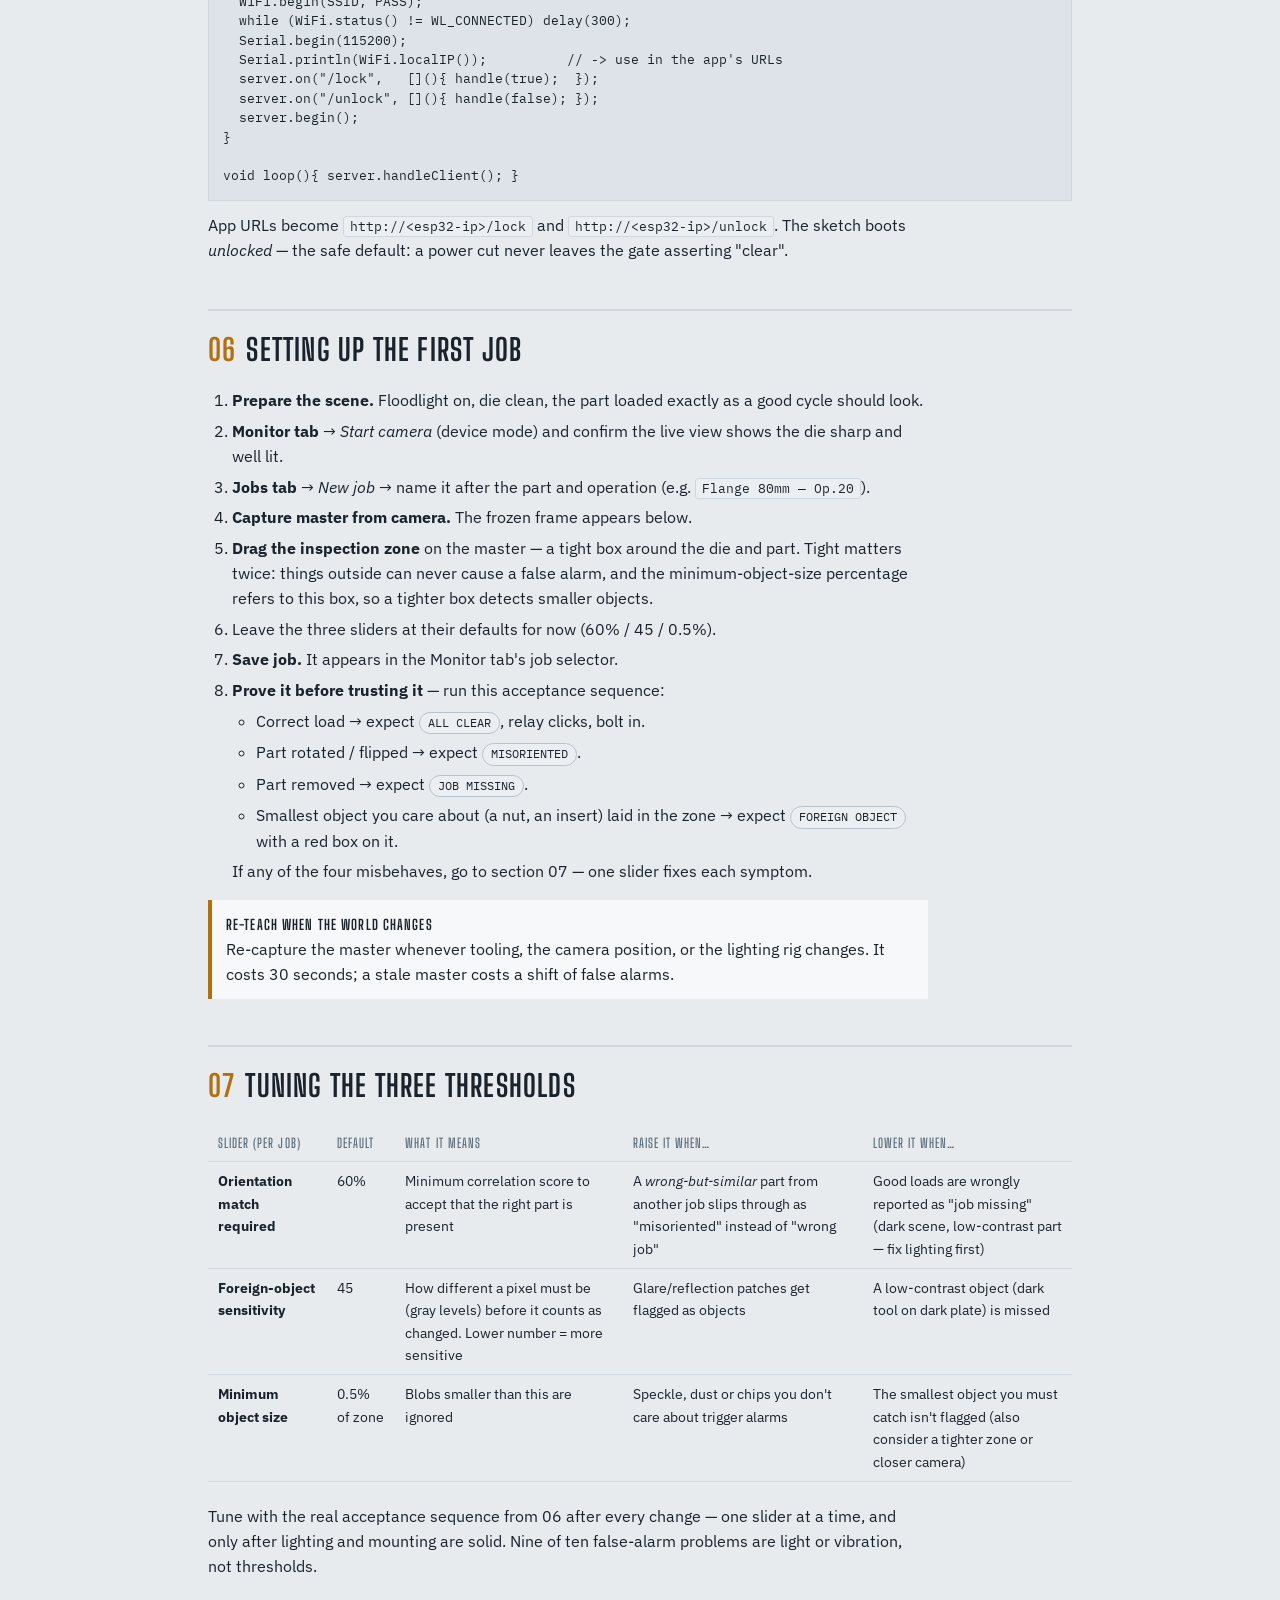
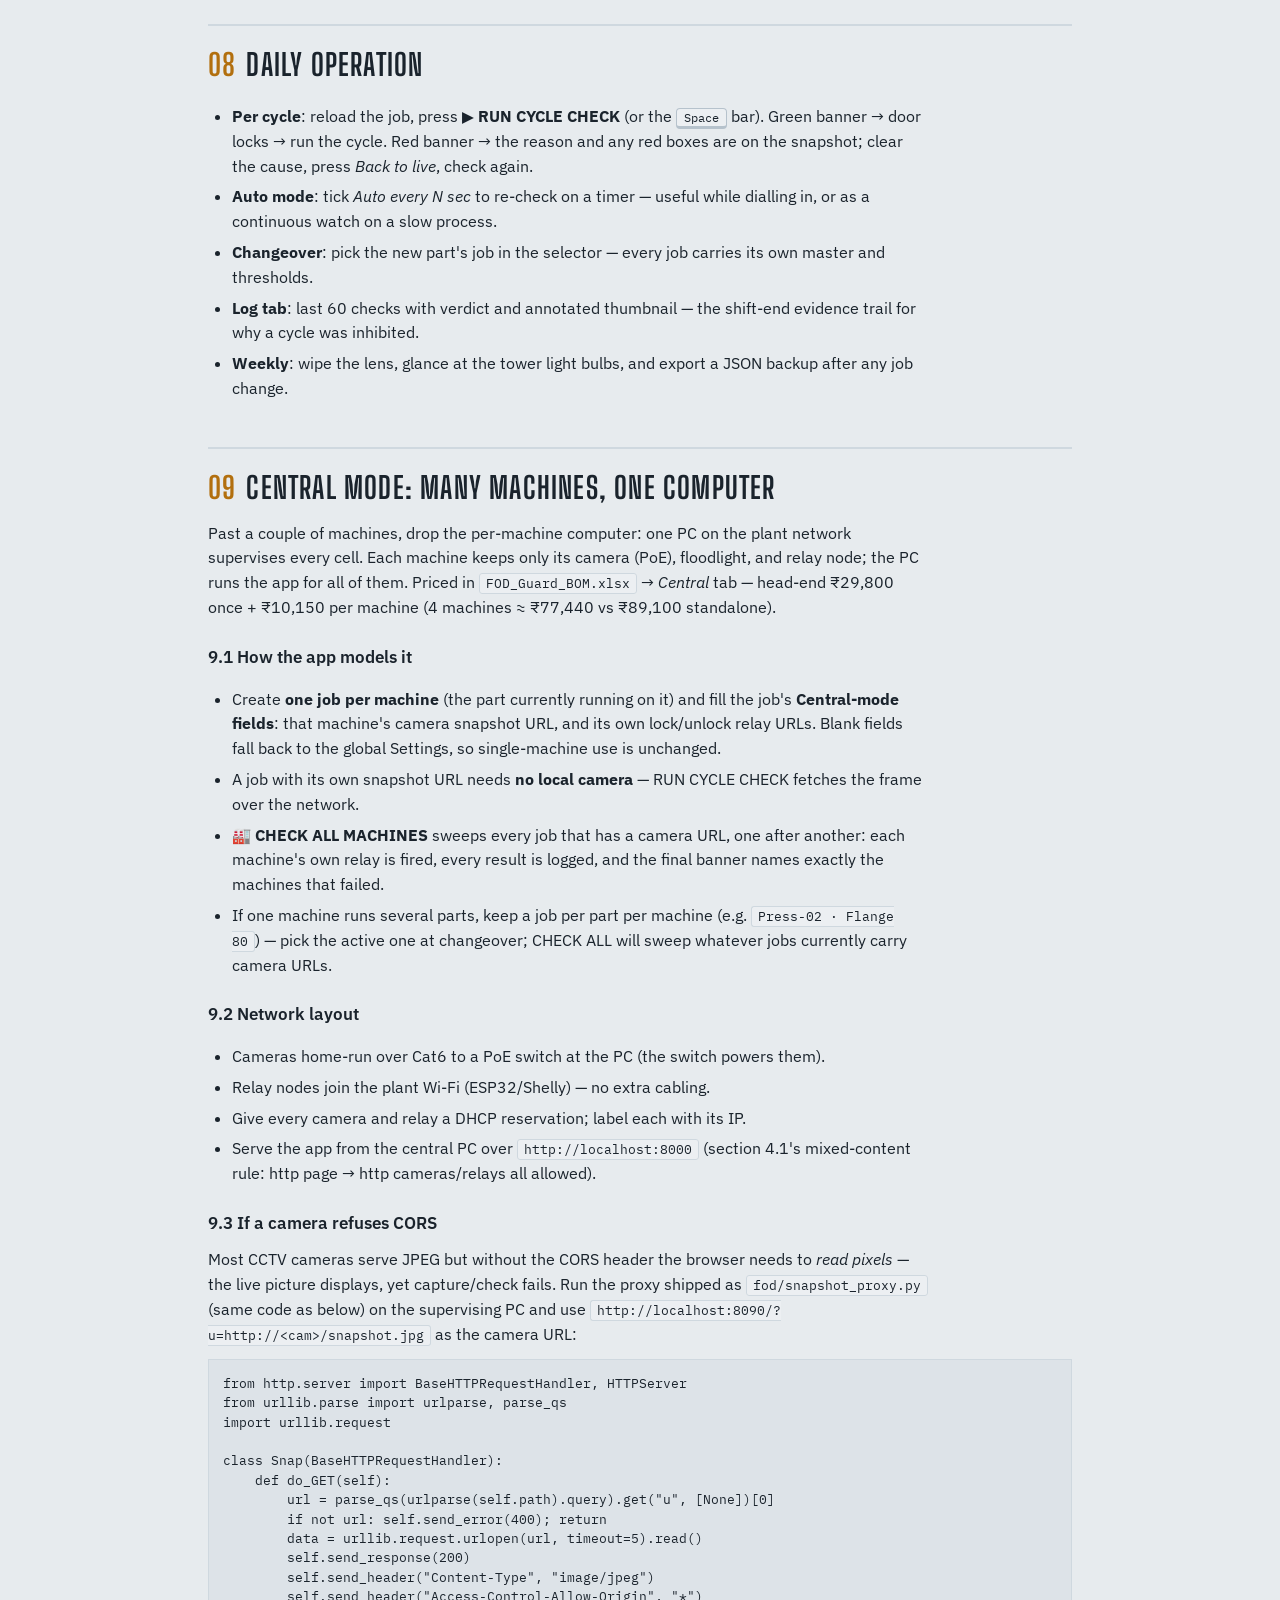
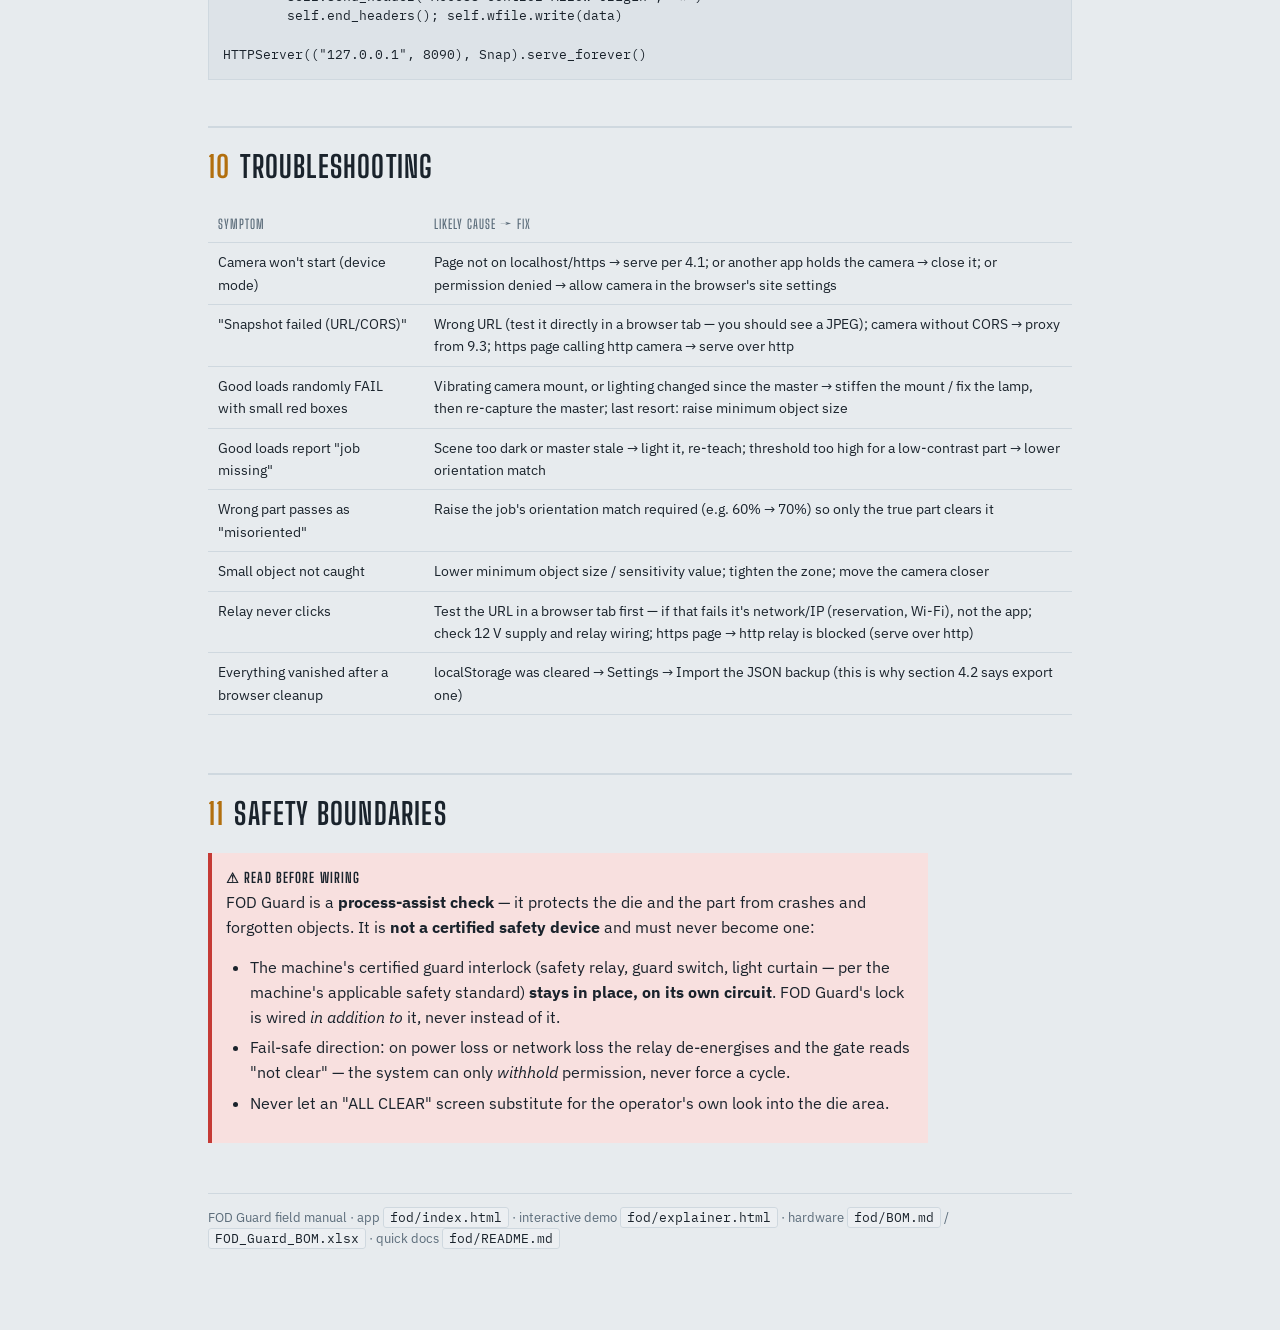
<file: fod/GUIDE.html>
<!DOCTYPE html>
<html lang="en">
<head>
<meta charset="UTF-8">
<meta name="viewport" content="width=device-width, initial-scale=1">
<title>FOD Guard Field Manual</title>
<link rel="stylesheet" href="https://fonts.googleapis.com/css2?family=Big+Shoulders+Display:wght@500;600;700&family=IBM+Plex+Sans:wght@400;500;600&family=IBM+Plex+Mono:wght@400;500&display=swap">
<style>
  :root{
    --bg:#10161c; --panel:#18212a; --panel2:#1e2933; --inset:#0b1015;
    --ink:#e8eef3; --muted:#8fa1b0; --line:#2a3641; --line2:#39485a;
    --accent:#f2a93b; --accent-ink:#1a1204;
    --good:#46d98b; --good-dim:#0f2b1c; --bad:#ff6161; --bad-dim:#331416;
  }
  @media (prefers-color-scheme: light){
    :root:not([data-theme="dark"]){
      --bg:#e7ebee; --panel:#f6f8f9; --panel2:#eceff2; --inset:#dde3e8;
      --ink:#1a232c; --muted:#5b6c7a; --line:#cfd8df; --line2:#b6c2cc;
      --accent:#b26f0e; --accent-ink:#fff;
      --good:#158a4b; --good-dim:#d9f2e4; --bad:#c53a35; --bad-dim:#f8e0df;
    }
  }
  :root[data-theme="light"]{
    --bg:#e7ebee; --panel:#f6f8f9; --panel2:#eceff2; --inset:#dde3e8;
    --ink:#1a232c; --muted:#5b6c7a; --line:#cfd8df; --line2:#b6c2cc;
    --accent:#b26f0e; --accent-ink:#fff;
    --good:#158a4b; --good-dim:#d9f2e4; --bad:#c53a35; --bad-dim:#f8e0df;
  }
  *{box-sizing:border-box}
  body{margin:0;background:var(--bg);color:var(--ink);
    font-family:"IBM Plex Sans",system-ui,sans-serif;font-size:15.5px;line-height:1.6}
  .wrap{max-width:900px;margin:0 auto;padding:28px 18px 80px}
  .eyebrow{font-family:"Big Shoulders Display","Arial Narrow",sans-serif;font-weight:600;
    letter-spacing:.22em;font-size:13px;color:var(--accent);text-transform:uppercase}
  h1{font-family:"Big Shoulders Display","Arial Narrow",sans-serif;font-weight:700;
    font-size:clamp(36px,6.5vw,54px);line-height:.95;margin:6px 0 10px;text-transform:uppercase;text-wrap:balance}
  h2{font-family:"Big Shoulders Display","Arial Narrow",sans-serif;font-weight:700;
    font-size:clamp(24px,3.6vw,30px);text-transform:uppercase;letter-spacing:.04em;
    margin:46px 0 4px;padding-top:14px;border-top:2px solid var(--line);text-wrap:balance}
  h2 .no{color:var(--accent);margin-right:10px}
  h3{font-size:17px;font-weight:600;margin:24px 0 6px}
  p{max-width:72ch;margin:10px 0}
  .lede{color:var(--muted);max-width:68ch}
  .lede b{color:var(--ink)}
  ul,ol{max-width:72ch;padding-left:24px}
  li{margin:6px 0}
  code{font-family:"IBM Plex Mono",monospace;font-size:13px;color:var(--ink);
    background:var(--panel2);padding:1px 6px;border:1px solid var(--line);border-radius:3px}
  pre{background:var(--inset);border:1px solid var(--line);padding:14px;overflow-x:auto;
    font-family:"IBM Plex Mono",monospace;font-size:12.5px;line-height:1.55;color:var(--ink)}
  pre code{background:none;border:none;padding:0}
  table{width:100%;border-collapse:collapse;font-size:14px;margin:12px 0}
  th{font-family:"Big Shoulders Display","Arial Narrow",sans-serif;font-weight:600;
    letter-spacing:.08em;text-transform:uppercase;font-size:13px;color:var(--muted)}
  th,td{text-align:left;padding:8px 10px;border-bottom:1px solid var(--line);vertical-align:top}
  .tablewrap{overflow-x:auto}
  .callout{border-left:4px solid var(--accent);background:var(--panel);padding:12px 14px;
    margin:16px 0;max-width:72ch}
  .callout.warn{border-color:var(--bad);background:var(--bad-dim)}
  .callout.good{border-color:var(--good);background:var(--good-dim)}
  .callout b:first-child{font-family:"Big Shoulders Display","Arial Narrow",sans-serif;
    letter-spacing:.08em;text-transform:uppercase;font-size:14px}
  .toc{background:var(--panel);border:1px solid var(--line);padding:14px 18px;margin:22px 0;
    columns:2;column-gap:30px;font-size:14px}
  @media(max-width:620px){.toc{columns:1}}
  .toc a{color:var(--ink);text-decoration:none;display:block;padding:3px 0}
  .toc a:hover{color:var(--accent)}
  .toc a span{color:var(--accent);font-family:"IBM Plex Mono",monospace;font-size:12px;margin-right:8px}
  figure{margin:18px 0;background:var(--panel);border:1px solid var(--line);padding:12px}
  figure svg{display:block;width:100%;height:auto}
  figcaption{font-family:"IBM Plex Mono",monospace;font-size:11.5px;color:var(--muted);
    text-align:center;padding-top:8px}
  .kbd{font-family:"IBM Plex Mono",monospace;font-size:12px;border:1px solid var(--line2);
    border-bottom-width:3px;border-radius:4px;padding:1px 7px;background:var(--panel2)}
  .pill{display:inline-block;font-family:"IBM Plex Mono",monospace;font-size:11.5px;
    padding:1px 8px;border:1px solid var(--line2);border-radius:12px;background:var(--panel2)}
  a{color:var(--accent)}
  footer{margin-top:50px;border-top:1px solid var(--line);padding-top:14px;font-size:13px;color:var(--muted)}
</style>
</head>
<body>
<div class="wrap">

<div class="eyebrow">FOD Guard · function &amp; installation reference</div>
<h1>Field Manual</h1>
<p class="lede">Everything needed to understand and commission <b>FOD Guard</b> — the CCTV
pre-cycle inspection gate in <code>fod/index.html</code>. It explains <b>what the system does
and how the detection actually works</b>, then walks through hardware, wiring, software,
job setup, tuning, multi-machine (central) deployment, and troubleshooting.</p>

<nav class="toc">
  <a href="#s1"><span>01</span>What the system does</a>
  <a href="#s2"><span>02</span>How detection works, in depth</a>
  <a href="#s3"><span>03</span>Hardware &amp; wiring</a>
  <a href="#s4"><span>04</span>Software setup</a>
  <a href="#s5"><span>05</span>Relay endpoints (Shelly / ESP32)</a>
  <a href="#s6"><span>06</span>Setting up the first job</a>
  <a href="#s7"><span>07</span>Tuning the three thresholds</a>
  <a href="#s8"><span>08</span>Daily operation</a>
  <a href="#s9"><span>09</span>Central mode: many machines</a>
  <a href="#s10"><span>10</span>Troubleshooting</a>
  <a href="#s11"><span>11</span>Safety boundaries</a>
</nav>

<h2 id="s1"><span class="no">01</span>What the system does</h2>
<p>FOD Guard turns one fixed CCTV camera pointed at a machine's die/fixture into a
<strong>pre-cycle inspection gate</strong>. The operating contract is simple:</p>
<ol>
  <li><strong>Teach once per job.</strong> With the part loaded correctly, capture one
    <em>master image</em> and drag a box marking the <em>inspection zone</em> (the die area).
    Everything outside that box — hands, walkways, the operator — is ignored forever.</li>
  <li><strong>Check every cycle.</strong> Each time the job is reloaded, the app grabs a
    frame and answers two questions inside the zone: <em>is the part present and sitting the
    right way round?</em> and <em>is anything in the zone that wasn't in the master?</em></li>
  <li><strong>Gate the door.</strong> Only when both answers are good does it call the
    <em>Lock URL</em> — an HTTP relay wired to the door solenoid — so the door locks and the
    cycle is enabled. Any fault calls the <em>Unlock/inhibit URL</em>, shows a red banner,
    beeps, and names the reason (misoriented, wrong/missing part, or foreign objects with
    red boxes drawn on the snapshot).</li>
</ol>
<p>Every check is logged with a timestamp, verdict, score, and annotated thumbnail. All
data (jobs, settings, history) lives in the browser's <code>localStorage</code> and can be
exported/imported as one JSON file. The UI is trilingual (English / ಕನ್ನಡ / हिंदी) with a
day/night toggle. To <em>see</em> the whole decision play out on a simulated machine before
touching hardware, open <code>fod/explainer.html</code>.</p>

<figure aria-label="System overview diagram">
<svg viewBox="0 0 860 190" role="img">
  <style>
    .bx{fill:var(--panel2);stroke:var(--line2);stroke-width:1.5}
    .tt{font-family:"Big Shoulders Display","Arial Narrow",sans-serif;font-weight:600;font-size:16px;fill:var(--ink);letter-spacing:.06em}
    .ss{font-family:"IBM Plex Mono",monospace;font-size:10.5px;fill:var(--muted)}
    .ar{stroke:var(--accent);stroke-width:2;fill:none;marker-end:url(#ah)}
    .al{font-family:"IBM Plex Mono",monospace;font-size:10px;fill:var(--accent)}
  </style>
  <defs><marker id="ah" markerWidth="9" markerHeight="9" refX="7" refY="4.5" orient="auto">
    <path d="M0,0 L8,4.5 L0,9 z" fill="var(--accent)"/></marker></defs>
  <rect class="bx" x="10" y="55" width="150" height="70"/>
  <text class="tt" x="85" y="85" text-anchor="middle">CCTV CAMERA</text>
  <text class="ss" x="85" y="105" text-anchor="middle">over the die zone</text>
  <rect class="bx" x="240" y="55" width="180" height="70"/>
  <text class="tt" x="330" y="80" text-anchor="middle">COMPUTER</text>
  <text class="ss" x="330" y="98" text-anchor="middle">browser running</text>
  <text class="ss" x="330" y="112" text-anchor="middle">fod/index.html</text>
  <rect class="bx" x="500" y="55" width="160" height="70"/>
  <text class="tt" x="580" y="85" text-anchor="middle">RELAY NODE</text>
  <text class="ss" x="580" y="105" text-anchor="middle">ESP32 / Shelly</text>
  <rect class="bx" x="720" y="55" width="130" height="70"/>
  <text class="tt" x="785" y="80" text-anchor="middle">DOOR</text>
  <text class="ss" x="785" y="98" text-anchor="middle">12 V solenoid</text>
  <text class="ss" x="785" y="112" text-anchor="middle">bolt lock</text>
  <path class="ar" d="M160,90 H236"/><text class="al" x="198" y="82" text-anchor="middle">frame</text>
  <path class="ar" d="M420,90 H496"/><text class="al" x="458" y="82" text-anchor="middle">HTTP lock/unlock</text>
  <path class="ar" d="M660,90 H716"/><text class="al" x="688" y="82" text-anchor="middle">contact</text>
  <text class="ss" x="330" y="150" text-anchor="middle">USB webcam · capture dongle · IP snapshot URL</text>
  <text class="ss" x="580" y="150" text-anchor="middle">plant Wi-Fi / LAN</text>
</svg>
<figcaption>SIGNAL CHAIN — ONE FRAME PER CYCLE DECIDES WHETHER THE DOOR MAY LOCK</figcaption>
</figure>

<h2 id="s2"><span class="no">02</span>How detection works, in depth</h2>
<p>Everything runs in the browser on plain pixels — no cloud, no training, no neural
network. That's a deliberate choice: it is explainable, deterministic, and runs on a
Raspberry Pi. Five stages per check:</p>

<h3>2.1 Capture &amp; reduce</h3>
<p>A frame is grabbed at 640 px wide. The inspection-zone rectangle is cut out, scaled
down to at most 144 px on its longer side, converted to grayscale, and blurred (two 3×3
box passes). The blur is not laziness — it makes the comparison tolerant of sensor grain
and sub-pixel wobble so that only <em>real</em> changes survive to later stages.</p>

<h3>2.2 Find the part: pose search</h3>
<p>The live zone image is compared against the master zone image at many candidate
<em>poses</em>: rotations −12°…+15° in 3° steps plus the flipped positions 90°, 180°,
270°, each combined with pixel shifts up to ±8 px. Every pose gets a score — the
<strong>normalized cross-correlation</strong> (Pearson correlation of the two images'
pixels), which is 1.0 for a perfect match, ~0 for unrelated content, and is immune to
overall brightness changes. The best coarse pose is then refined in 1° / 1 px steps and
finally in 0.5° / 0.5 px steps, so residual misalignment is tiny.</p>
<p>The best pose and its score decide the orientation verdict:</p>
<div class="tablewrap"><table>
  <tr><th>Result of the search</th><th>Verdict</th></tr>
  <tr><td>Best score ≥ threshold, best angle within ±6°</td><td><span class="pill">ORIENTATION OK</span> — a part that merely sits a little off still passes; the found shift/angle is remembered for stage 2.3</td></tr>
  <tr><td>Best score ≥ threshold, but at a bigger angle (e.g. 15°, 180°)</td><td><span class="pill">MISORIENTED ~N°</span> — the part is there, the wrong way round</td></tr>
  <tr><td>No pose reaches the threshold</td><td><span class="pill">JOB MISSING / WRONG JOB</span> — empty fixture, or a different part that doesn't correlate with this job's master</td></tr>
</table></div>

<h3>2.3 Foreign objects: aligned difference</h3>
<p>Only when orientation is OK does the foreign-object stage run. The live image is
resampled <em>through the found pose</em> so it lies exactly on top of the master, both
images are normalized to the same mean and contrast (this cancels lighting drift between
shifts, seasons, or a dimming lamp), and subtracted pixel by pixel. What remains is only
what <em>changed</em> since the master was taught.</p>
<p>Pixels whose difference exceeds the <em>sensitivity</em> threshold are marked, and
connected patches are grouped into blobs. Any blob larger than the <em>minimum object
size</em> (a percentage of the zone) is a foreign object — a forgotten nut, a spanner, a
chip of scrap — and is boxed in red on the snapshot. Grain, glare speckle, and tiny edge
ghosts fall below the size floor and are ignored.</p>

<h3>2.4 The decision gate</h3>
<p>The verdict is a strict AND — the door is never locked on a hunch:</p>
<pre>orientation OK  AND  zero foreign objects   →  ALL CLEAR  →  GET/POST Lock URL    →  door locks, cycle enabled
anything else                                →  FAULT      →  GET/POST Unlock URL  →  cycle inhibited, red banner + beep</pre>

<h3>2.5 Record</h3>
<p>The annotated snapshot, verdict, score, angle and foreign-object count are pushed to
the cycle log (latest 60 kept), which persists across restarts.</p>

<div class="callout good"><b>Why this design is robust on a real floor</b><br>
Each cycle the part lands a few millimetres off and lighting drifts — the pose search and
normalization absorb exactly those two nuisances, so thresholds can stay tight enough to
catch a single nut without crying wolf every cycle.</div>

<h2 id="s3"><span class="no">03</span>Hardware &amp; wiring</h2>
<p>Complete priced list: <code>fod/BOM.md</code> / <code>fod/FOD_Guard_BOM.xlsx</code>
(₹22,275 per standalone machine incl. contingency; central multi-machine variant in
section 09). What matters for a reliable install:</p>

<h3>3.1 Camera — three ways in</h3>
<div class="tablewrap"><table>
  <tr><th>You have</th><th>Connect it as</th><th>App setting</th></tr>
  <tr><td>USB webcam</td><td>Straight into the computer</td><td>Settings → Source → <em>Device / USB camera</em></td></tr>
  <tr><td>Analogue / HDMI CCTV or DVR spot output</td><td>USB capture dongle into the computer</td><td>Same — the dongle appears as a camera</td></tr>
  <tr><td>IP camera / NVR channel</td><td>Over the LAN</td><td>Settings → Source → <em>IP camera snapshot URL</em> — a JPEG endpoint such as <code>/snapshot.jpg</code> or <code>/cgi-bin/snapshot.cgi</code></td></tr>
</table></div>
<p><strong>Mounting rules that matter more than resolution:</strong> bolt the camera to
something that does not vibrate (the machine frame with a rubber isolator, or a wall
bracket), aim it so the die fills a good share of the frame, and never let it be nudged —
the master is only valid for one exact viewpoint. 2 MP is plenty; a rock-steady 2 MP
image beats a shaky 4K one every time.</p>

<h3>3.2 Lighting — the single biggest reliability lever</h3>
<p>Mount a small LED floodlight (≈20 W, neutral white) so the zone is lit the same at
7 am and 7 pm, with a hood so the lamp never shines into the lens. Consistent light does
more for detection quality than any threshold tuning. If reflections off polished parts
cause trouble, angle the lamp across the die rather than down onto it.</p>

<h3>3.3 Lock, relay and indication</h3>
<figure aria-label="Cell wiring diagram">
<svg viewBox="0 0 860 300" role="img">
  <style>
    .bx2{fill:var(--panel2);stroke:var(--line2);stroke-width:1.5}
    .t2{font-family:"Big Shoulders Display","Arial Narrow",sans-serif;font-weight:600;font-size:14px;fill:var(--ink);letter-spacing:.05em}
    .s2{font-family:"IBM Plex Mono",monospace;font-size:10px;fill:var(--muted)}
    .w{stroke:var(--accent);stroke-width:2;fill:none}
    .wg{stroke:var(--muted);stroke-width:1.6;fill:none;stroke-dasharray:5 4}
    .wl{font-family:"IBM Plex Mono",monospace;font-size:9.5px;fill:var(--accent)}
    .wl2{font-family:"IBM Plex Mono",monospace;font-size:9.5px;fill:var(--muted)}
  </style>
  <rect class="bx2" x="20" y="20" width="150" height="58"/>
  <text class="t2" x="95" y="44" text-anchor="middle">230 V AC MAINS</text>
  <text class="s2" x="95" y="62" text-anchor="middle">via MCB</text>
  <rect class="bx2" x="20" y="120" width="150" height="58"/>
  <text class="t2" x="95" y="144" text-anchor="middle">SMPS 12 V 5 A</text>
  <text class="s2" x="95" y="162" text-anchor="middle">in IP65 box, DIN rail</text>
  <path class="w" d="M95,78 V116"/>
  <rect class="bx2" x="250" y="20" width="170" height="58"/>
  <text class="t2" x="335" y="44" text-anchor="middle">FLOODLIGHT 20 W</text>
  <text class="s2" x="335" y="62" text-anchor="middle">always on with machine</text>
  <rect class="bx2" x="250" y="120" width="170" height="70"/>
  <text class="t2" x="335" y="144" text-anchor="middle">ESP32 + RELAY ×2</text>
  <text class="s2" x="335" y="161" text-anchor="middle">via 12→5 V buck</text>
  <text class="s2" x="335" y="176" text-anchor="middle">Wi-Fi: /lock /unlock</text>
  <rect class="bx2" x="500" y="90" width="170" height="58"/>
  <text class="t2" x="585" y="114" text-anchor="middle">SOLENOID BOLT 12 V</text>
  <text class="s2" x="585" y="132" text-anchor="middle">flyback diode across coil!</text>
  <rect class="bx2" x="500" y="185" width="170" height="58"/>
  <text class="t2" x="585" y="209" text-anchor="middle">TOWER LIGHT 12 V</text>
  <text class="s2" x="585" y="227" text-anchor="middle">red/amber/green + buzzer</text>
  <rect class="bx2" x="710" y="90" width="130" height="58"/>
  <text class="t2" x="775" y="114" text-anchor="middle">GUARD DOOR</text>
  <text class="s2" x="775" y="132" text-anchor="middle">bolt keeper plate</text>
  <path class="w" d="M170,149 H246"/><text class="wl" x="208" y="142" text-anchor="middle">12 V</text>
  <path class="w" d="M170,140 C210,140 210,49 246,49"/>
  <path class="w" d="M420,141 H496 V119"/><text class="wl" x="458" y="134" text-anchor="middle">CH1</text>
  <path class="w" d="M420,168 C460,168 460,214 496,214"/><text class="wl" x="458" y="196" text-anchor="middle">CH2</text>
  <path class="w" d="M670,119 H706"/>
  <path class="wg" d="M710,60 H840"/>
  <text class="wl2" x="775" y="52" text-anchor="middle">CERTIFIED SAFETY INTERLOCK</text>
  <text class="wl2" x="775" y="74" text-anchor="middle">(separate circuit — stays!)</text>
</svg>
<figcaption>CELL WIRING — RELAY CH1 DRIVES THE BOLT, CH2 THE TOWER LIGHT; THE CERTIFIED INTERLOCK IS A SEPARATE CIRCUIT</figcaption>
</figure>
<ul>
  <li><strong>Relay node</strong>: either a <em>Shelly 1</em> (ready-made, has an HTTP API out
    of the box) or an <em>ESP32 + 2-channel opto relay</em> (sketch in section 05). Powered
    from the 12 V rail through a 12→5 V buck.</li>
  <li><strong>Lock</strong>: a 12 V DC solenoid bolt (spring-return) on the guard door, or a
    180 kg electromagnetic lock for flush door faces. <strong>Fit a flyback diode across the
    coil</strong> (1N5408, striped end to +12 V) — without it the relay contacts pit and fail
    within weeks.</li>
  <li><strong>Tower light</strong> (recommended): relay channel 2 mirrors the verdict so the
    operator sees red/green at the machine without looking at the screen.</li>
  <li>Everything low-voltage lives in one IP65 box on DIN rail next to the door, mains via
    an MCB.</li>
</ul>

<h3>3.4 Computer</h3>
<p>Anything that runs a modern browser: a Raspberry Pi 4 in Chromium kiosk mode with a
7" touchscreen at the machine, a spare Windows/Linux PC, or an Android tablet. For the
Pi, autostart the kiosk with:</p>
<pre>chromium-browser --kiosk --noerrdialogs --disable-restore-session-state \
  http://localhost:8000/fod/index.html</pre>

<h2 id="s4"><span class="no">04</span>Software setup</h2>
<h3>4.1 Serve the app</h3>
<p>The app is one file with no build step. Serve the repo folder and open it:</p>
<pre>cd Anil
python3 -m http.server 8000
# open  http://localhost:8000/fod/index.html</pre>
<p>Three hosting rules decide what works where:</p>
<div class="tablewrap"><table>
  <tr><th>Page served from</th><th>Local camera (getUserMedia)</th><th>IP camera / relay over http://</th></tr>
  <tr><td><code>http://localhost:8000</code></td><td>✔ works (localhost counts as secure)</td><td>✔ works</td></tr>
  <tr><td><code>http://&lt;LAN-IP&gt;:8000</code> (another device on the LAN)</td><td>✘ blocked by browsers</td><td>✔ works — use IP-camera mode</td></tr>
  <tr><td><code>https://…github.io/…</code> (GitHub Pages)</td><td>✔ works</td><td>✘ blocked — an https page may not call http URLs (mixed content)</td></tr>
</table></div>
<div class="callout"><b>Rule of thumb</b><br>
USB/webcam at the machine → localhost or GitHub Pages, either is fine.
IP cameras and HTTP relays → serve over plain <code>http://</code> from the supervising
computer (localhost) so the browser is allowed to call the camera and relay URLs.</div>

<h3>4.2 Configure Settings (⚙ tab)</h3>
<ol>
  <li><strong>Camera source</strong> — <em>Device / USB camera</em> (then pick the camera from
    the list after starting it once) or <em>IP camera snapshot URL</em>. The snapshot endpoint
    must return a JPEG and allow cross-origin requests (CORS); most CP Plus / Hikvision /
    Dahua cameras and DVRs expose one — check the model's manual for
    <code>/snapshot.jpg</code>, <code>/cgi-bin/snapshot.cgi</code> or ONVIF snapshot URI. If
    the camera refuses CORS, run the tiny proxy from section 09.3 on the supervising PC.</li>
  <li><strong>Door-lock relay</strong> — paste the Lock URL and the Unlock/inhibit URL, pick
    GET or POST, and use <em>Test lock</em>/<em>Test unlock</em>: you should hear the relay
    click and see the bolt move. Leave the URLs blank to run with the on-screen indicator
    only (useful during commissioning).</li>
  <li><strong>Backup</strong> — after commissioning, Export the JSON once and keep it; it
    restores every job, master, threshold and URL onto a replacement device in one step.</li>
</ol>

<h2 id="s5"><span class="no">05</span>Relay endpoints (Shelly / ESP32)</h2>
<h3>5.1 Ready-made relays</h3>
<div class="tablewrap"><table>
  <tr><th>Device</th><th>Lock URL</th><th>Unlock URL</th></tr>
  <tr><td>Shelly 1 / Plus 1</td><td><code>http://&lt;ip&gt;/relay/0?turn=on</code></td><td><code>http://&lt;ip&gt;/relay/0?turn=off</code></td></tr>
  <tr><td>Tasmota (Sonoff etc.)</td><td><code>http://&lt;ip&gt;/cm?cmnd=Power%20On</code></td><td><code>http://&lt;ip&gt;/cm?cmnd=Power%20Off</code></td></tr>
</table></div>
<p>Give the relay a fixed IP (DHCP reservation in the router) so the URL never changes.</p>

<h3>5.2 DIY ESP32 sketch</h3>
<p>Complete sketch for the ESP32 + 2-channel relay in the BOM — flash from the Arduino
IDE, set your Wi-Fi credentials, note the IP it prints:</p>
<pre>#include &lt;WiFi.h&gt;
#include &lt;WebServer.h&gt;

const char* SSID = "PLANT-WIFI";
const char* PASS = "********";
const int LOCK_PIN  = 26;   // relay CH1 — door solenoid
const int LIGHT_PIN = 27;   // relay CH2 — tower light (green when locked)

WebServer server(80);

void setPins(bool locked){
  digitalWrite(LOCK_PIN,  locked ? HIGH : LOW);
  digitalWrite(LIGHT_PIN, locked ? HIGH : LOW);
}

void handle(bool locked){
  setPins(locked);
  server.send(200, "text/plain", locked ? "LOCKED" : "UNLOCKED");
}

void setup(){
  pinMode(LOCK_PIN, OUTPUT); pinMode(LIGHT_PIN, OUTPUT);
  setPins(false);                          // boot UNLOCKED — the safe default
  WiFi.begin(SSID, PASS);
  while (WiFi.status() != WL_CONNECTED) delay(300);
  Serial.begin(115200);
  Serial.println(WiFi.localIP());          // -> use in the app's URLs
  server.on("/lock",   [](){ handle(true);  });
  server.on("/unlock", [](){ handle(false); });
  server.begin();
}

void loop(){ server.handleClient(); }</pre>
<p>App URLs become <code>http://&lt;esp32-ip&gt;/lock</code> and
<code>http://&lt;esp32-ip&gt;/unlock</code>. The sketch boots <em>unlocked</em> — the safe
default: a power cut never leaves the gate asserting "clear".</p>

<h2 id="s6"><span class="no">06</span>Setting up the first job</h2>
<ol>
  <li><strong>Prepare the scene.</strong> Floodlight on, die clean, the part loaded exactly
    as a good cycle should look.</li>
  <li><strong>Monitor tab</strong> → <em>Start camera</em> (device mode) and confirm the live
    view shows the die sharp and well lit.</li>
  <li><strong>Jobs tab</strong> → <em>New job</em> → name it after the part and operation
    (e.g. <code>Flange 80mm — Op.20</code>).</li>
  <li><strong>Capture master from camera.</strong> The frozen frame appears below.</li>
  <li><strong>Drag the inspection zone</strong> on the master — a tight box around the die
    and part. Tight matters twice: things outside can never cause a false alarm, and the
    minimum-object-size percentage refers to this box, so a tighter box detects smaller
    objects.</li>
  <li>Leave the three sliders at their defaults for now (60% / 45 / 0.5%).</li>
  <li><strong>Save job.</strong> It appears in the Monitor tab's job selector.</li>
  <li><strong>Prove it before trusting it</strong> — run this acceptance sequence:
    <ul>
      <li>Correct load → expect <span class="pill">ALL CLEAR</span>, relay clicks, bolt in.</li>
      <li>Part rotated / flipped → expect <span class="pill">MISORIENTED</span>.</li>
      <li>Part removed → expect <span class="pill">JOB MISSING</span>.</li>
      <li>Smallest object you care about (a nut, an insert) laid in the zone → expect
        <span class="pill">FOREIGN OBJECT</span> with a red box on it.</li>
    </ul>
    If any of the four misbehaves, go to section 07 — one slider fixes each symptom.</li>
</ol>
<div class="callout"><b>Re-teach when the world changes</b><br>
Re-capture the master whenever tooling, the camera position, or the lighting rig changes.
It costs 30 seconds; a stale master costs a shift of false alarms.</div>

<h2 id="s7"><span class="no">07</span>Tuning the three thresholds</h2>
<div class="tablewrap"><table>
  <tr><th>Slider (per job)</th><th>Default</th><th>What it means</th><th>Raise it when…</th><th>Lower it when…</th></tr>
  <tr><td><strong>Orientation match required</strong></td><td>60%</td>
      <td>Minimum correlation score to accept that the right part is present</td>
      <td>A <em>wrong-but-similar</em> part from another job slips through as "misoriented" instead of "wrong job"</td>
      <td>Good loads are wrongly reported as "job missing" (dark scene, low-contrast part — fix lighting first)</td></tr>
  <tr><td><strong>Foreign-object sensitivity</strong></td><td>45</td>
      <td>How different a pixel must be (gray levels) before it counts as changed. Lower number = more sensitive</td>
      <td>Glare/reflection patches get flagged as objects</td>
      <td>A low-contrast object (dark tool on dark plate) is missed</td></tr>
  <tr><td><strong>Minimum object size</strong></td><td>0.5% of zone</td>
      <td>Blobs smaller than this are ignored</td>
      <td>Speckle, dust or chips you don't care about trigger alarms</td>
      <td>The smallest object you must catch isn't flagged (also consider a tighter zone or closer camera)</td></tr>
</table></div>
<p>Tune with the real acceptance sequence from 06 after every change — one slider at a
time, and only after lighting and mounting are solid. Nine of ten false-alarm problems
are light or vibration, not thresholds.</p>

<h2 id="s8"><span class="no">08</span>Daily operation</h2>
<ul>
  <li><strong>Per cycle</strong>: reload the job, press <strong>▶ RUN CYCLE CHECK</strong>
    (or the <span class="kbd">Space</span> bar). Green banner → door locks → run the cycle.
    Red banner → the reason and any red boxes are on the snapshot; clear the cause, press
    <em>Back to live</em>, check again.</li>
  <li><strong>Auto mode</strong>: tick <em>Auto every N sec</em> to re-check on a timer —
    useful while dialling in, or as a continuous watch on a slow process.</li>
  <li><strong>Changeover</strong>: pick the new part's job in the selector — every job
    carries its own master and thresholds.</li>
  <li><strong>Log tab</strong>: last 60 checks with verdict and annotated thumbnail — the
    shift-end evidence trail for why a cycle was inhibited.</li>
  <li><strong>Weekly</strong>: wipe the lens, glance at the tower light bulbs, and export a
    JSON backup after any job change.</li>
</ul>

<h2 id="s9"><span class="no">09</span>Central mode: many machines, one computer</h2>
<p>Past a couple of machines, drop the per-machine computer: one PC on the plant network
supervises every cell. Each machine keeps only its camera (PoE), floodlight, and relay
node; the PC runs the app for all of them. Priced in <code>FOD_Guard_BOM.xlsx</code> →
<em>Central</em> tab — head-end ₹29,800 once + ₹10,150 per machine (4 machines ≈ ₹77,440
vs ₹89,100 standalone).</p>
<h3>9.1 How the app models it</h3>
<ul>
  <li>Create <strong>one job per machine</strong> (the part currently running on it) and fill
    the job's <strong>Central-mode fields</strong>: that machine's camera snapshot URL, and
    its own lock/unlock relay URLs. Blank fields fall back to the global Settings, so
    single-machine use is unchanged.</li>
  <li>A job with its own snapshot URL needs <strong>no local camera</strong> — RUN CYCLE
    CHECK fetches the frame over the network.</li>
  <li><strong>🏭 CHECK ALL MACHINES</strong> sweeps every job that has a camera URL, one
    after another: each machine's own relay is fired, every result is logged, and the final
    banner names exactly the machines that failed.</li>
  <li>If one machine runs several parts, keep a job per part per machine (e.g.
    <code>Press-02 · Flange 80</code>) — pick the active one at changeover; CHECK ALL will
    sweep whatever jobs currently carry camera URLs.</li>
</ul>
<h3>9.2 Network layout</h3>
<ul>
  <li>Cameras home-run over Cat6 to a PoE switch at the PC (the switch powers them).</li>
  <li>Relay nodes join the plant Wi-Fi (ESP32/Shelly) — no extra cabling.</li>
  <li>Give every camera and relay a DHCP reservation; label each with its IP.</li>
  <li>Serve the app from the central PC over <code>http://localhost:8000</code>
    (section 4.1's mixed-content rule: http page → http cameras/relays all allowed).</li>
</ul>
<h3>9.3 If a camera refuses CORS</h3>
<p>Most CCTV cameras serve JPEG but without the CORS header the browser needs to
<em>read pixels</em> — the live picture displays, yet capture/check fails. Run the proxy
shipped as <code>fod/snapshot_proxy.py</code> (same code as below) on the supervising PC
and use <code>http://localhost:8090/?u=http://&lt;cam&gt;/snapshot.jpg</code> as the camera
URL:</p>
<pre>from http.server import BaseHTTPRequestHandler, HTTPServer
from urllib.parse import urlparse, parse_qs
import urllib.request

class Snap(BaseHTTPRequestHandler):
    def do_GET(self):
        url = parse_qs(urlparse(self.path).query).get("u", [None])[0]
        if not url: self.send_error(400); return
        data = urllib.request.urlopen(url, timeout=5).read()
        self.send_response(200)
        self.send_header("Content-Type", "image/jpeg")
        self.send_header("Access-Control-Allow-Origin", "*")
        self.end_headers(); self.wfile.write(data)

HTTPServer(("127.0.0.1", 8090), Snap).serve_forever()</pre>

<h2 id="s10"><span class="no">10</span>Troubleshooting</h2>
<div class="tablewrap"><table>
  <tr><th>Symptom</th><th>Likely cause → fix</th></tr>
  <tr><td>Camera won't start (device mode)</td><td>Page not on localhost/https → serve per 4.1; or another app holds the camera → close it; or permission denied → allow camera in the browser's site settings</td></tr>
  <tr><td>"Snapshot failed (URL/CORS)"</td><td>Wrong URL (test it directly in a browser tab — you should see a JPEG); camera without CORS → proxy from 9.3; https page calling http camera → serve over http</td></tr>
  <tr><td>Good loads randomly FAIL with small red boxes</td><td>Vibrating camera mount, or lighting changed since the master → stiffen the mount / fix the lamp, then re-capture the master; last resort: raise minimum object size</td></tr>
  <tr><td>Good loads report "job missing"</td><td>Scene too dark or master stale → light it, re-teach; threshold too high for a low-contrast part → lower orientation match</td></tr>
  <tr><td>Wrong part passes as "misoriented"</td><td>Raise the job's orientation match required (e.g. 60% → 70%) so only the true part clears it</td></tr>
  <tr><td>Small object not caught</td><td>Lower minimum object size / sensitivity value; tighten the zone; move the camera closer</td></tr>
  <tr><td>Relay never clicks</td><td>Test the URL in a browser tab first — if that fails it's network/IP (reservation, Wi-Fi), not the app; check 12 V supply and relay wiring; https page → http relay is blocked (serve over http)</td></tr>
  <tr><td>Everything vanished after a browser cleanup</td><td>localStorage was cleared → Settings → Import the JSON backup (this is why section 4.2 says export one)</td></tr>
</table></div>

<h2 id="s11"><span class="no">11</span>Safety boundaries</h2>
<div class="callout warn"><b>⚠ Read before wiring</b><br>
FOD Guard is a <strong>process-assist check</strong> — it protects the die and the part
from crashes and forgotten objects. It is <strong>not a certified safety device</strong> and
must never become one:
<ul>
  <li>The machine's certified guard interlock (safety relay, guard switch, light curtain —
    per the machine's applicable safety standard) <strong>stays in place, on its own
    circuit</strong>. FOD Guard's lock is wired <em>in addition to</em> it, never instead
    of it.</li>
  <li>Fail-safe direction: on power loss or network loss the relay de-energises and the
    gate reads "not clear" — the system can only <em>withhold</em> permission, never force
    a cycle.</li>
  <li>Never let an "ALL CLEAR" screen substitute for the operator's own look into the die
    area.</li>
</ul></div>

<footer>FOD Guard field manual · app <code>fod/index.html</code> · interactive demo
<code>fod/explainer.html</code> · hardware <code>fod/BOM.md</code> /
<code>FOD_Guard_BOM.xlsx</code> · quick docs <code>fod/README.md</code></footer>
</div>
</body>
</html>
</file>
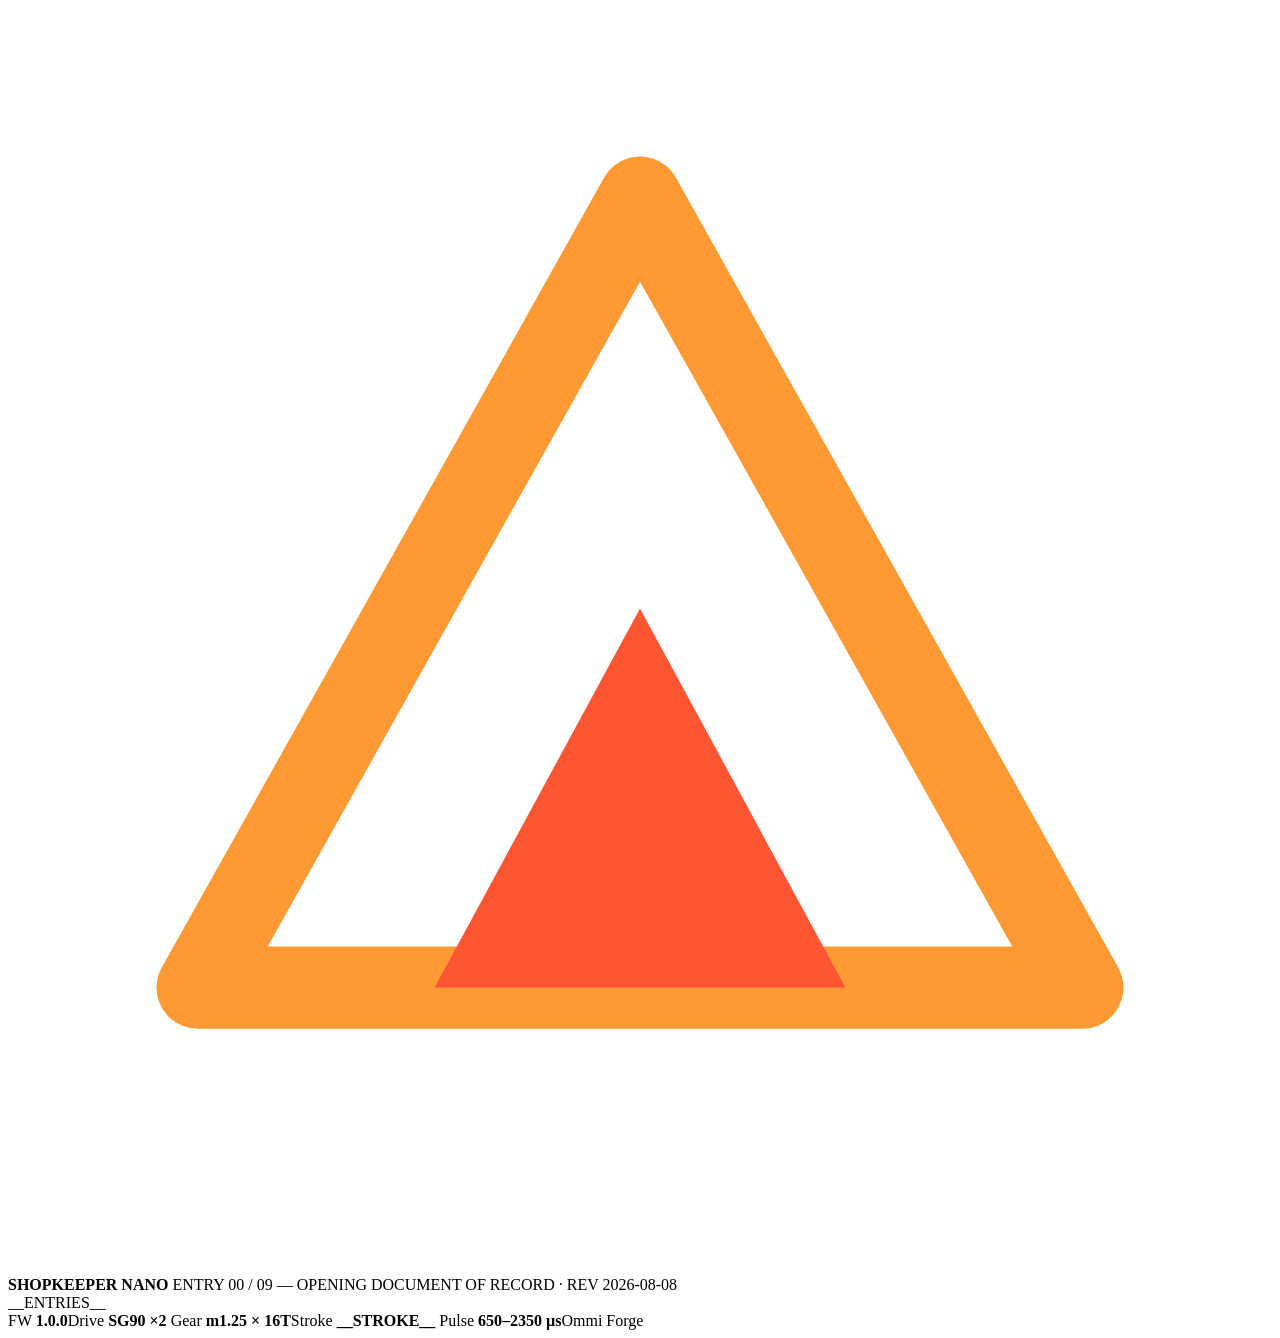
<file: shopkeeper/site/src/index.tpl.html>
<!doctype html>
<html lang="en"><head>
<meta charset="utf-8">
<meta name="viewport" content="width=device-width,initial-scale=1,viewport-fit=cover">
<meta name="theme-color" content="#0B0D0F">
<title>shopkeeper NANO — document of record</title>
<meta name="description" content="A motorised tool cabinet built as a demonstrator against the industrial smart tool cabinets. Every figure printed by a script in the repository.">
<style>__CSS__</style>
</head><body>

<header class="head">
  <svg class="mark" viewBox="0 0 40 40" aria-hidden="true">
    <path d="M6 31 L20 6 L34 31 Z" fill="none" stroke="#FF9933" stroke-width="2.6" stroke-linejoin="round"/>
    <path d="M13.5 31 L20 19 L26.5 31 Z" fill="#FF5533"/>
  </svg>
  <b class="hn">SHOPKEEPER NANO</b>
  <span class="hv" id="hv">ENTRY 00 / 09 — OPENING</span>
  <span class="grow"></span>
  <span class="hd2">DOCUMENT OF RECORD · REV 2026-08-08</span>
  <i class="led"></i>
</header>

<main class="doc">__ENTRIES__</main>

<footer class="foot">
  <span>FW <b>1.0.0</b></span><span>Drive <b>SG90 ×2</b></span>
  <span>Gear <b>m1.25 × 16T</b></span><span>Stroke <b>__STROKE__</b></span>
  <span>Pulse <b>650–2350 µs</b></span><span>Ommi Forge</span>
</footer>

<template id="viewer-src">__VIEWER__</template>
<script>__JS__</script>
</body></html>
</file>
